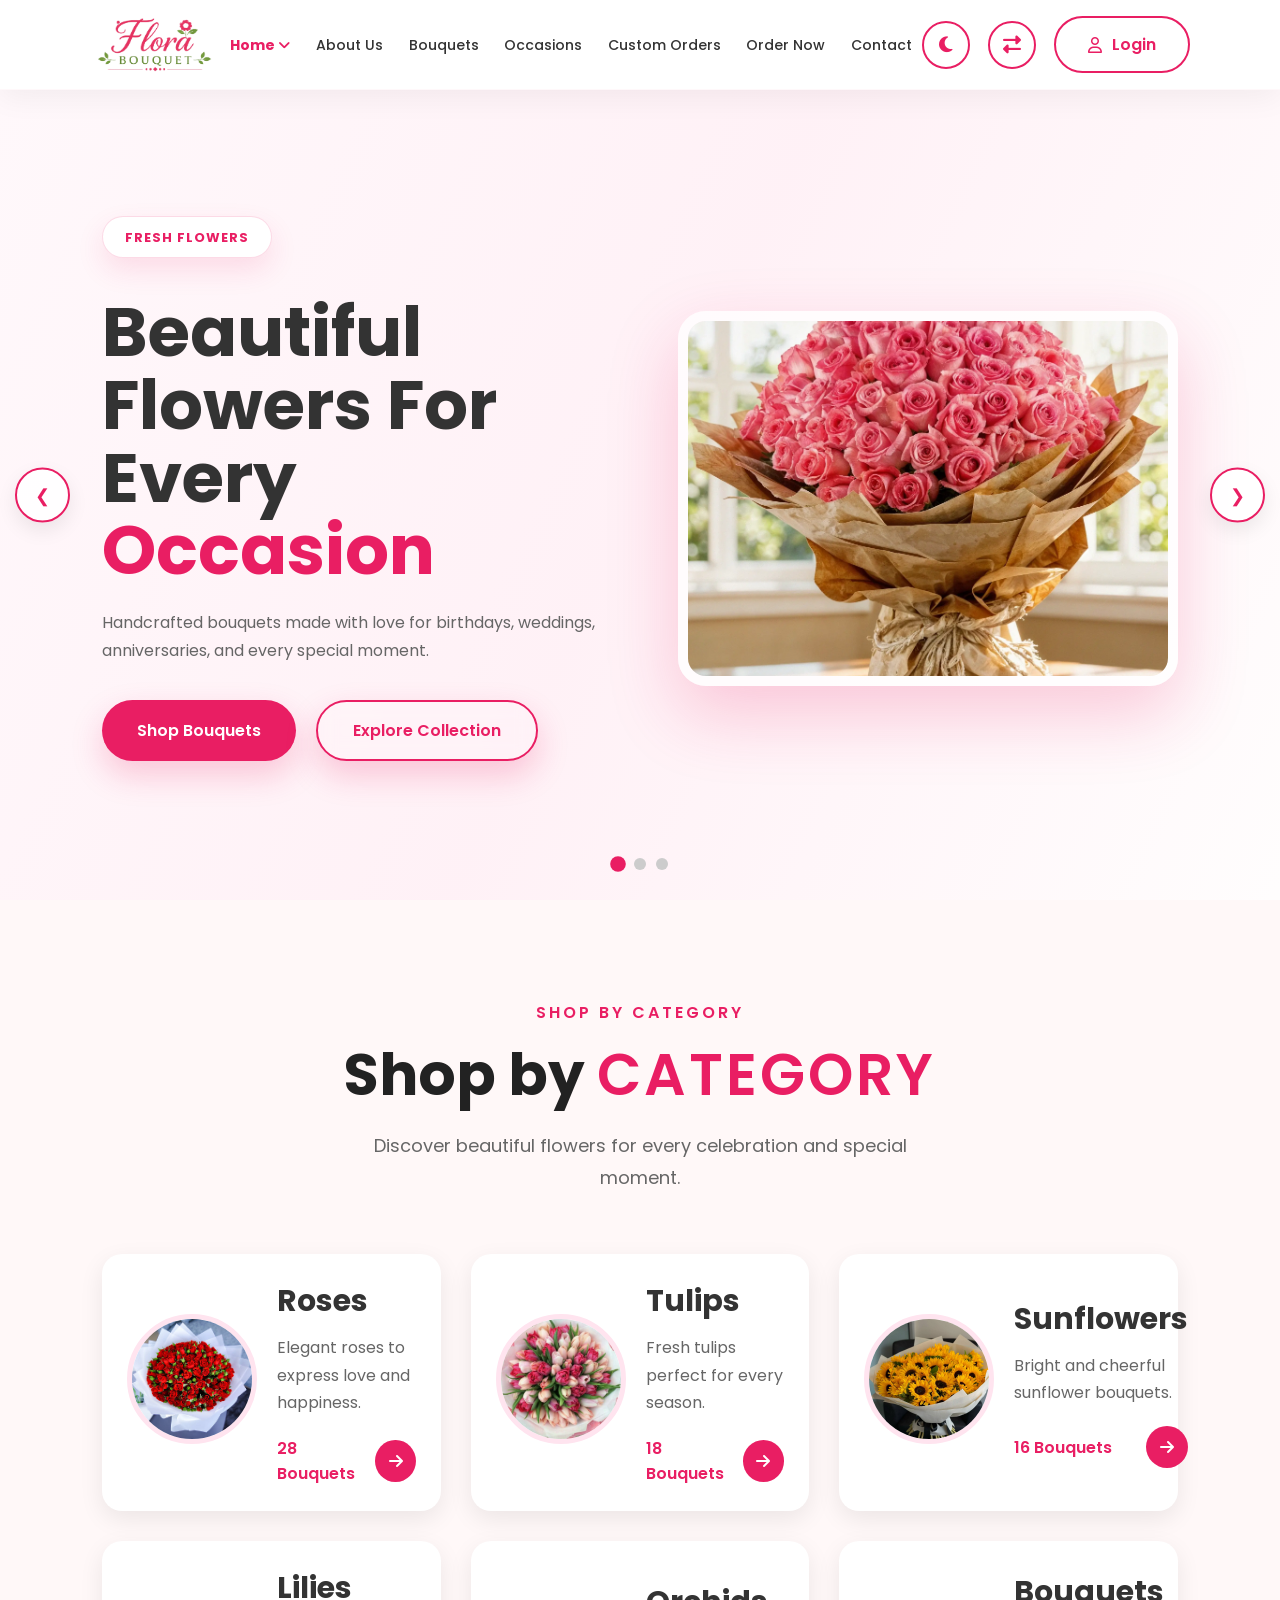
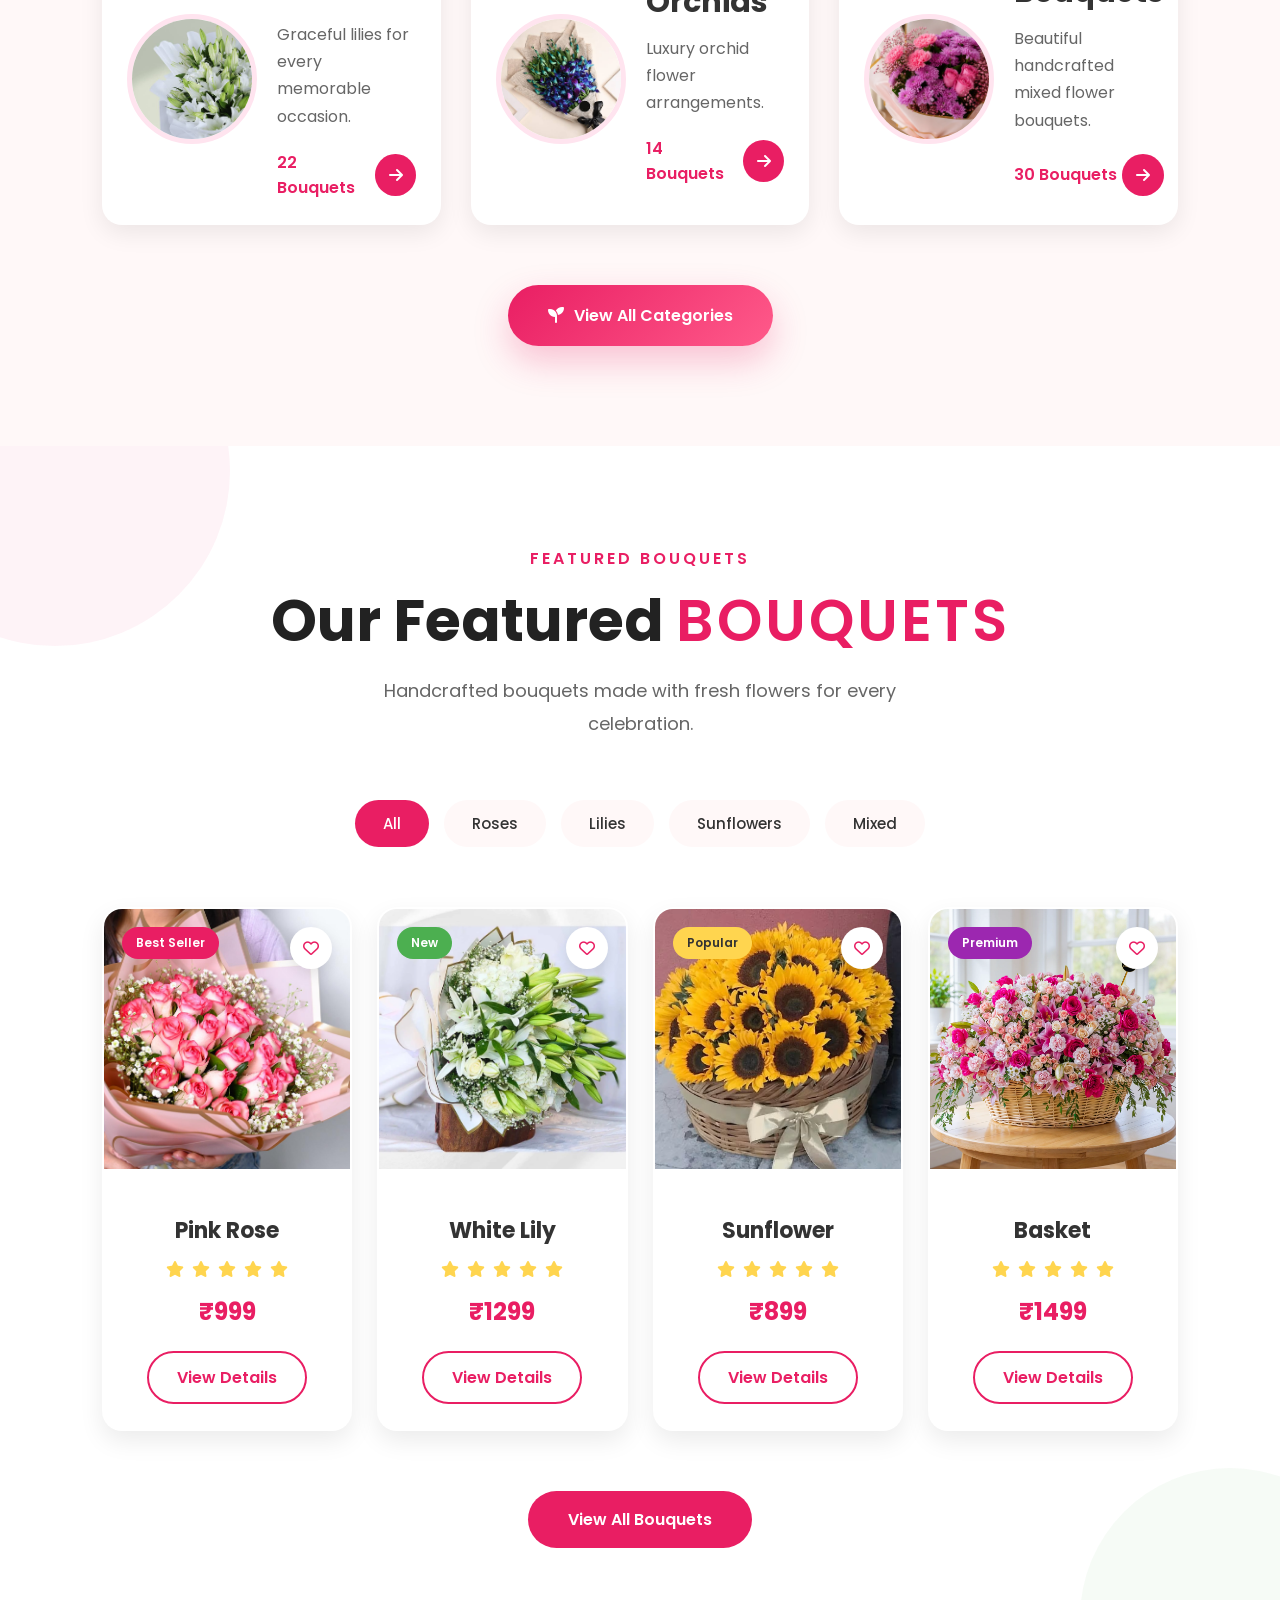
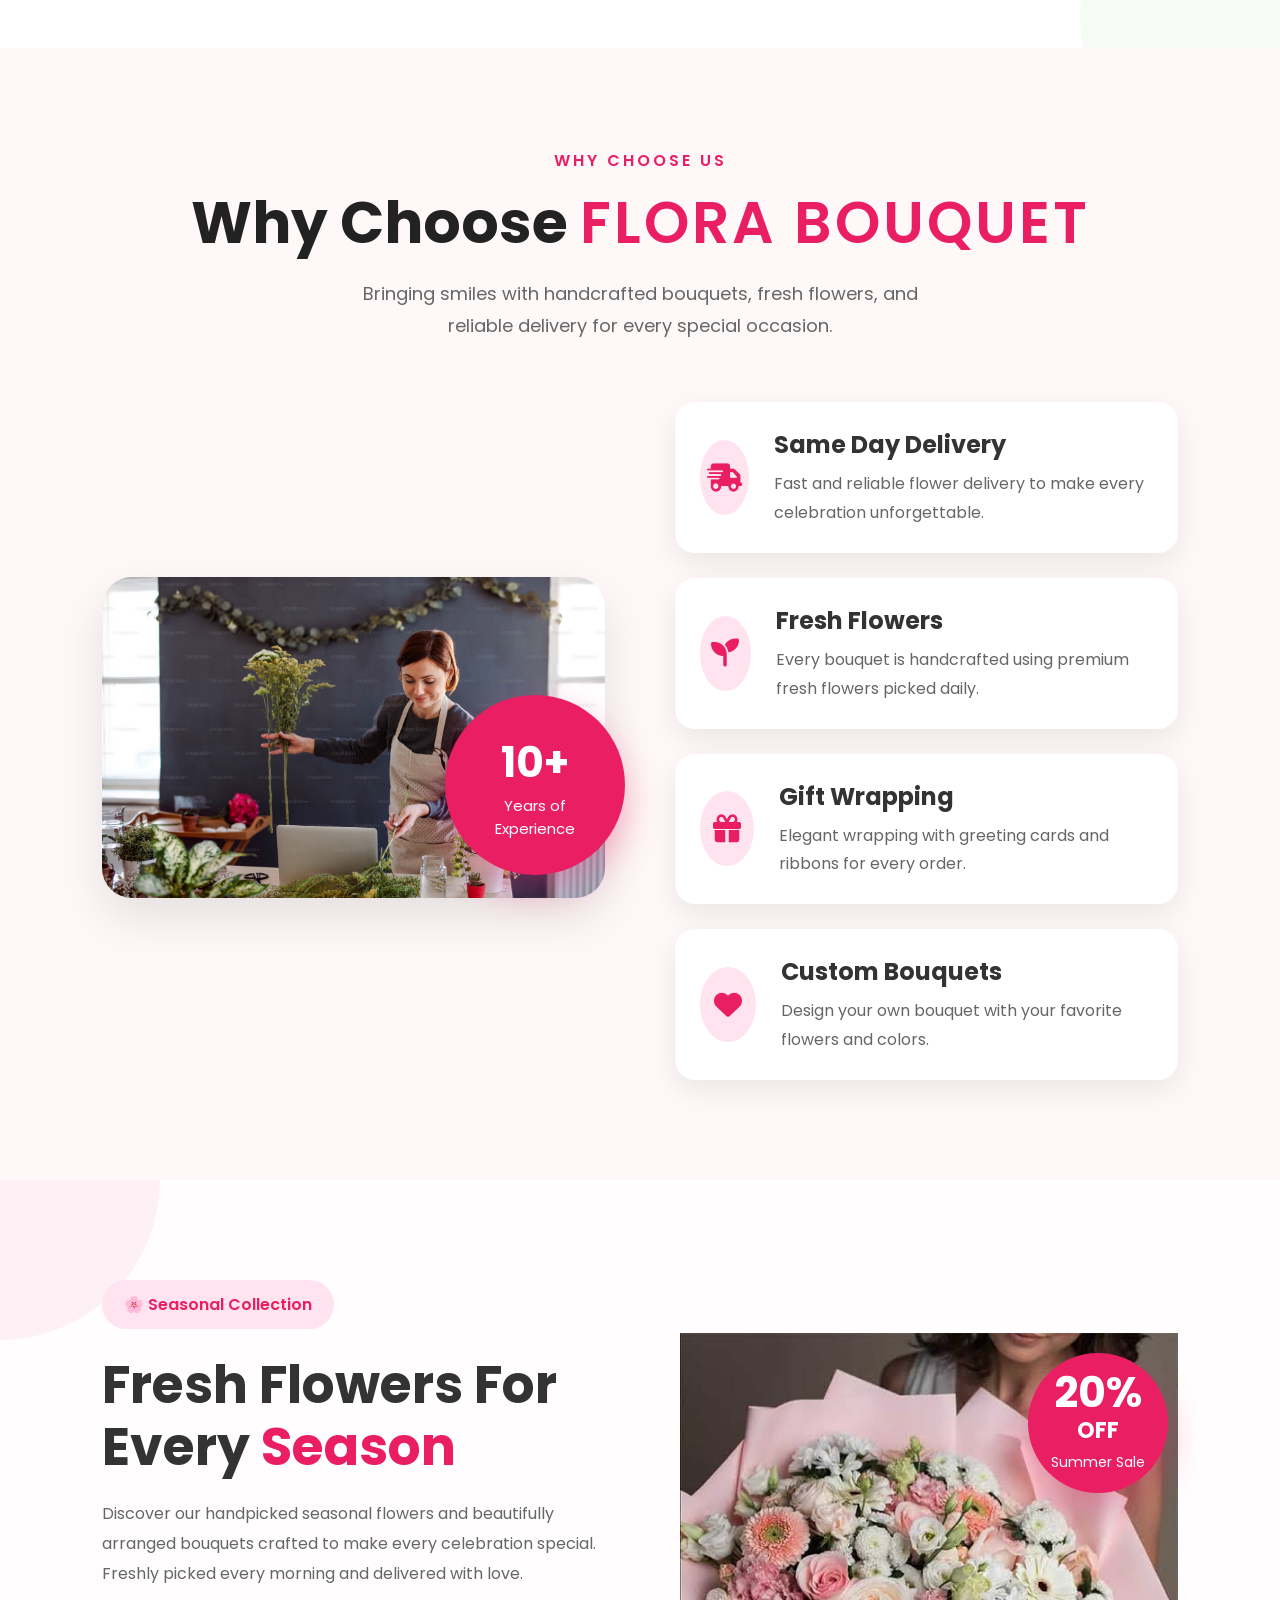
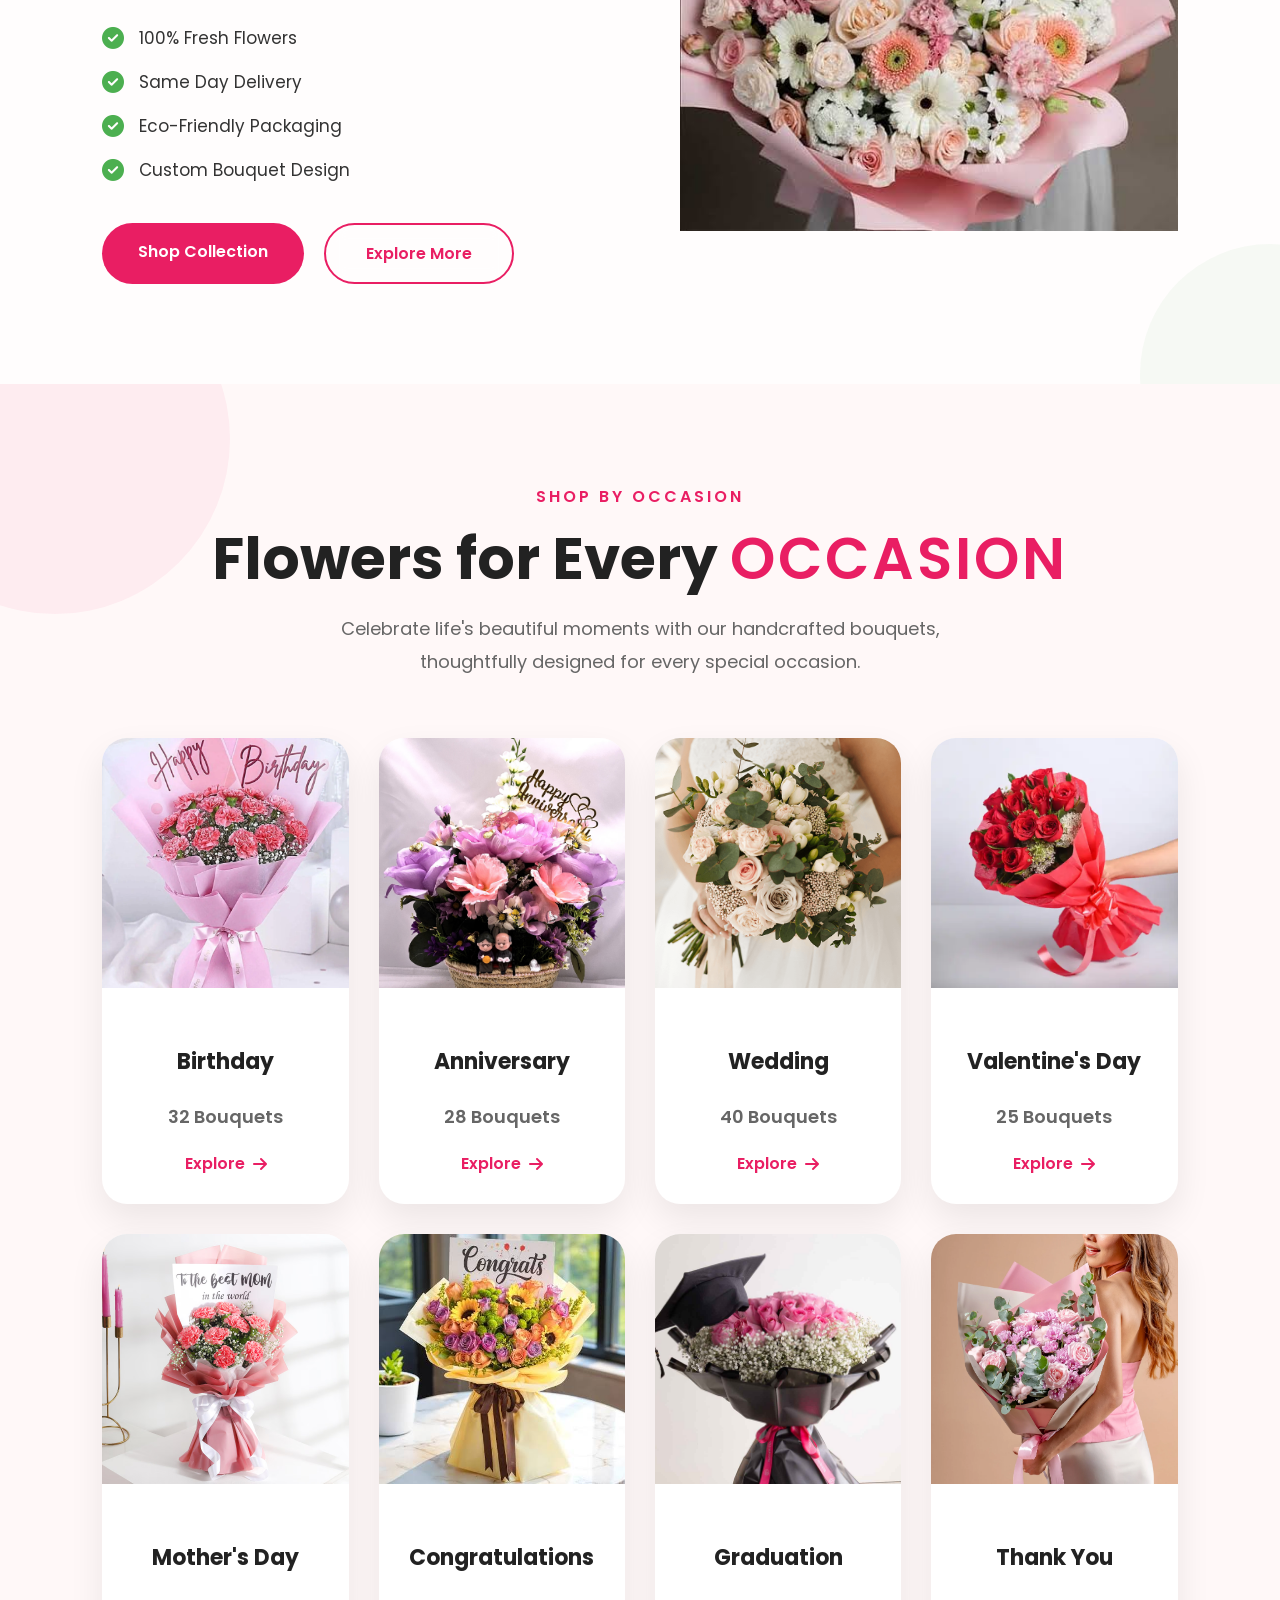
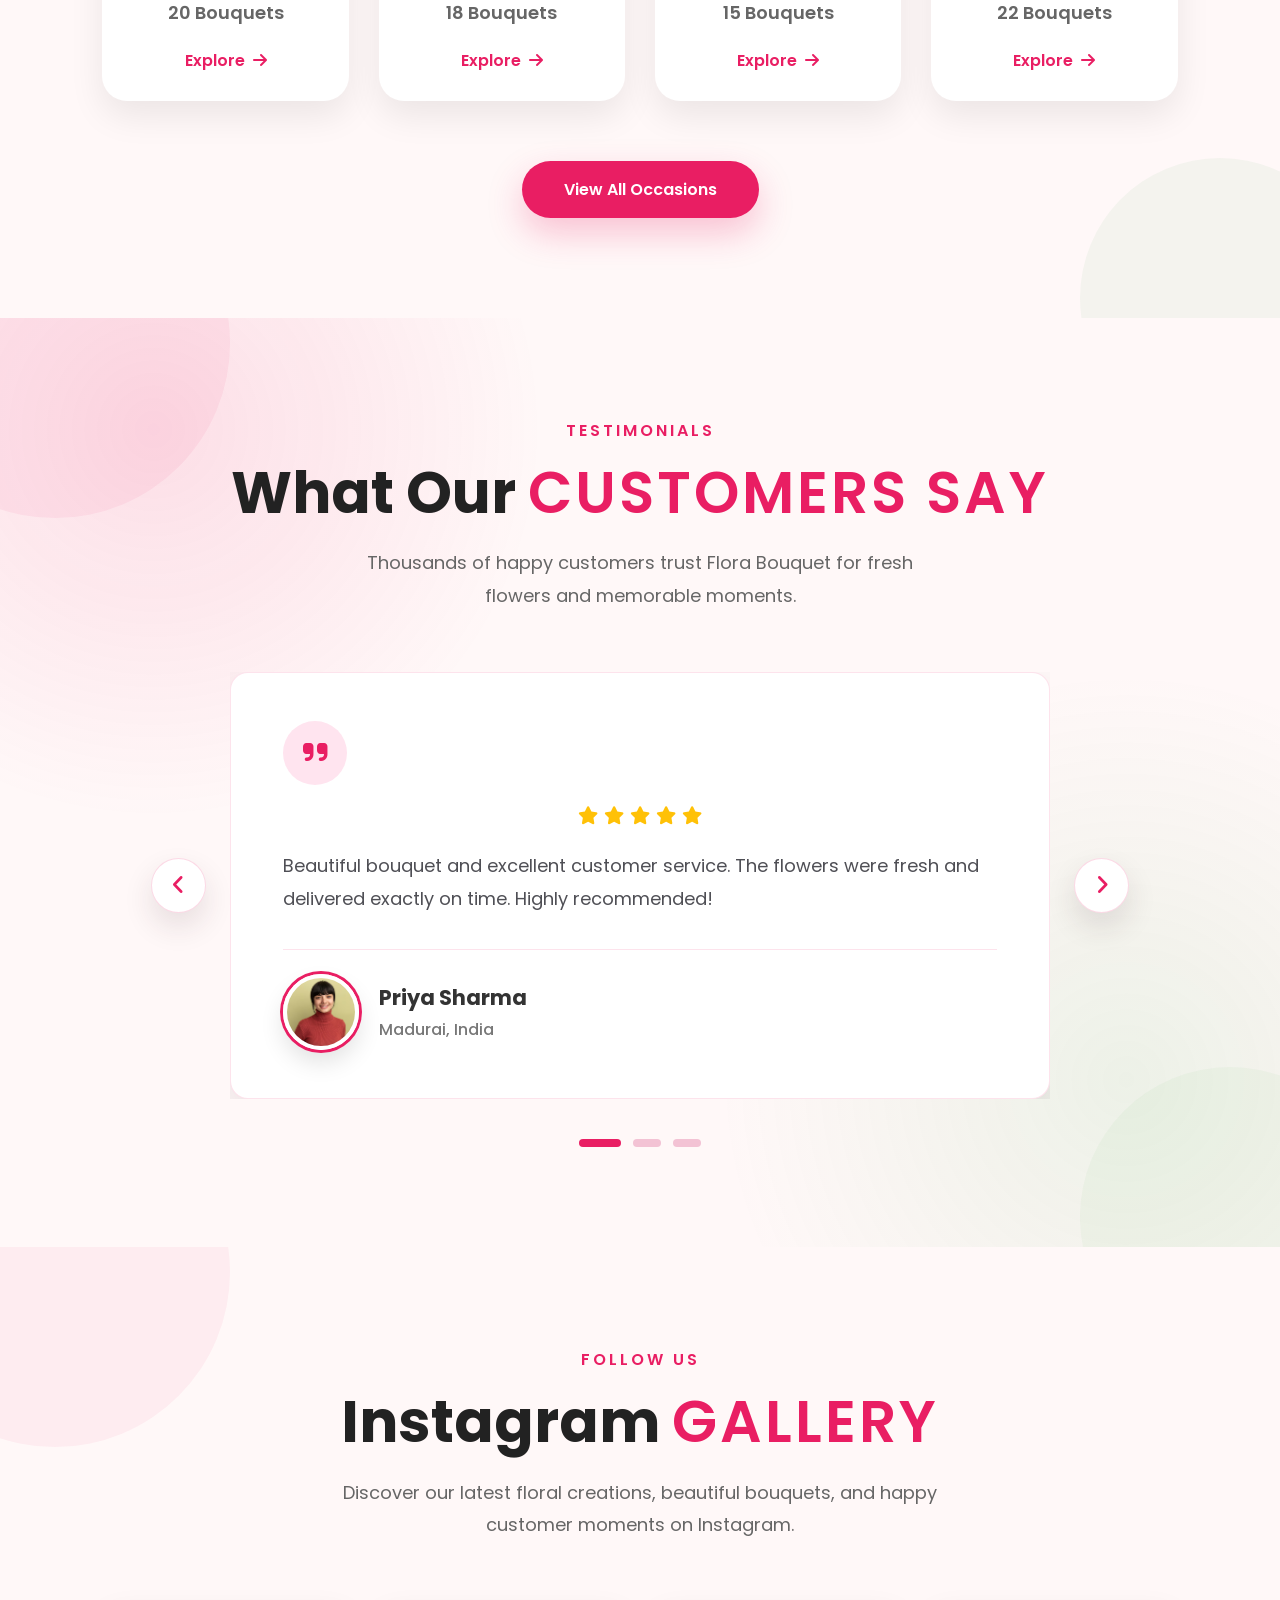
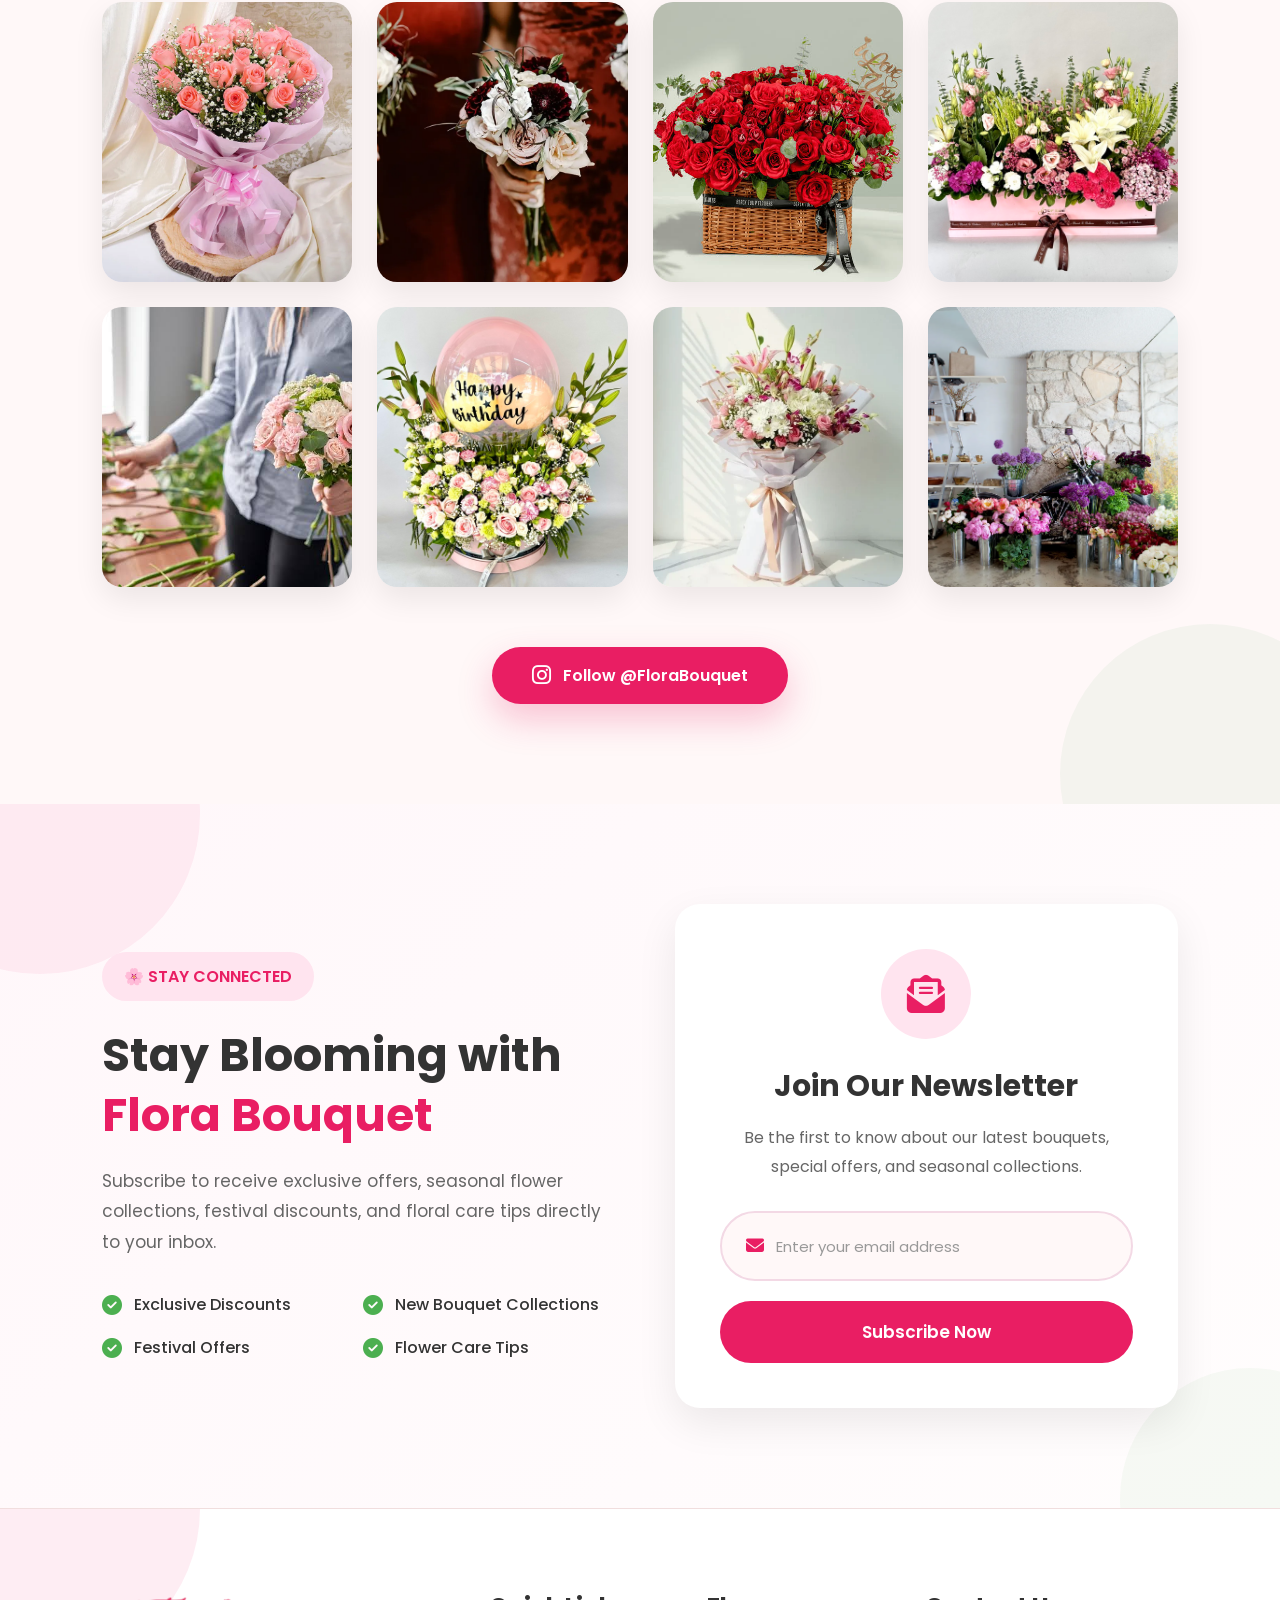
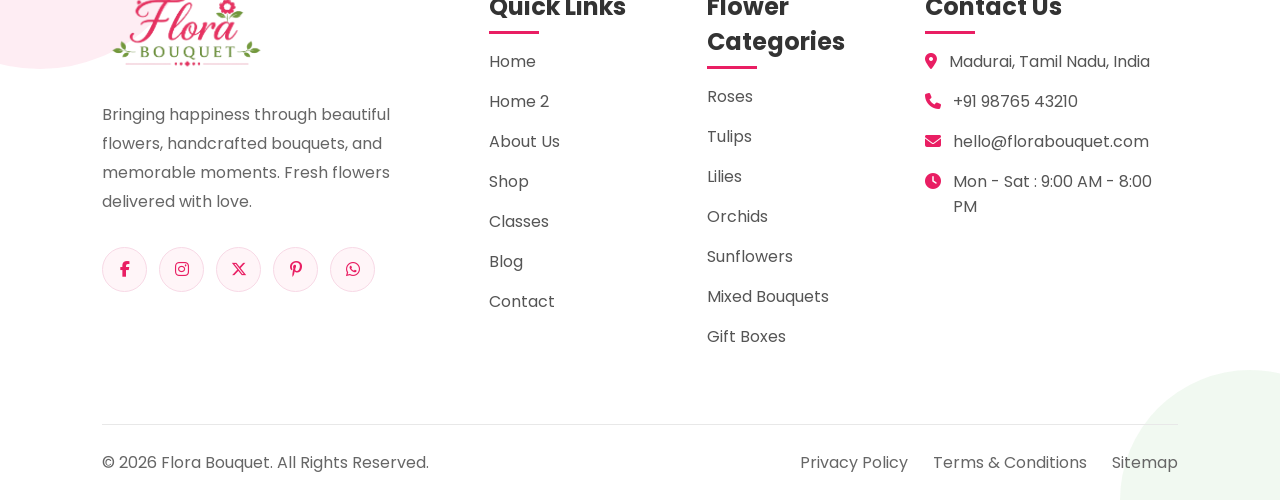
<file: index.html>
<!DOCTYPE html>
<html lang="en">
<head>

<meta charset="UTF-8">
<meta name="viewport" content="width=device-width, initial-scale=1.0">

<title>Flora Bouquet</title>

<link rel="icon" type="image/png" href="images/logo.png">

<link rel="stylesheet" href="css/style.css">

<link rel="preconnect" href="https://fonts.googleapis.com">
<link rel="preconnect" href="https://fonts.gstatic.com" crossorigin>

<link href="https://fonts.googleapis.com/css2?family=Poppins:wght@300;400;500;600;700&display=swap" rel="stylesheet">

<link rel="stylesheet"
href="https://cdnjs.cloudflare.com/ajax/libs/font-awesome/6.7.2/css/all.min.css"/>

</head>

<body>

<header>

<div class="logo">

<img src="images/logo.png" alt="Logo">

</div>


<nav>

<ul>

<li class="dropdown">

<a href="#">Home <i class="fa-solid fa-angle-down"></i></a>

<ul class="dropdown-menu">

<li><a href="index.html">Home 1</a></li>

<li><a href="home2.html">Home 2</a></li>

</ul>

</li>

<li><a href="about.html">About Us</a></li>

<li><a href="bouquets.html">Bouquets</a></li>

<li><a href="occasions.html">Occasions</a></li>

<li><a href="custom-orders.html">Custom Orders</a></li>

<li><a href="order.html">Order Now</a></li>

<li><a href="contact.html">Contact</a></li>

</ul>

</nav>


<div class="header-right">

<button id="theme-btn">

<i class="fa-solid fa-moon"></i>

</button>

<button id="rtl-btn">

<i class="fa-solid fa-right-left"></i>

</button>

<a href="login.html" class="login-btn">

<i class="fa-regular fa-user"></i>

Login

</a>

</div>

</header>

<section class="hero">

    <div class="slides">

        <!-- Slide 1 -->
        <div class="slide active">

            <div class="hero-content">
                <span class="sub-title">Fresh Flowers</span>

                <h1>Beautiful Flowers For Every <span>Occasion</span></h1>

                <p>
                    Handcrafted bouquets made with love for birthdays,
                    weddings, anniversaries, and every special moment.
                </p>

                <div class="hero-btn">
                    <a href="#" class="btn-primary">Shop Bouquets</a>
                    <a href="#" class="btn-outline">Explore Collection</a>
                </div>
            </div>

            <div class="hero-image">
                <img src="images/hero-1.jpg" alt="">
            </div>

        </div>

        <!-- Slide 2 -->
        <div class="slide">

            <div class="hero-content">
                <span class="sub-title">Seasonal Collection</span>

                <h1>Fresh Blooms Delivered <span>Daily</span></h1>

                <p>
                    Discover premium bouquets crafted with fresh seasonal flowers.
                </p>

                <div class="hero-btn">
                    <a href="#" class="btn-primary">Shop Now</a>
                    <a href="#" class="btn-outline">View Collection</a>
                </div>
            </div>

            <div class="hero-image">
                <img src="images/hero-2.jpg" alt="">
            </div>

        </div>

        <!-- Slide 3 -->
        <div class="slide">

            <div class="hero-content">
                <span class="sub-title">Gift Happiness</span>

                <h1>Flowers That Speak <span>Love</span></h1>

                <p>
                    Surprise your loved ones with beautiful handcrafted bouquets.
                </p>

                <div class="hero-btn">
                    <a href="#" class="btn-primary">Order Today</a>
                    <a href="#" class="btn-outline">Explore</a>
                </div>
            </div>

            <div class="hero-image">
                <img src="images/hero-3.jpg" alt="">
            </div>

        </div>

    </div>

    <button class="slider-btn prev">&#10094;</button>
    <button class="slider-btn next">&#10095;</button>

    <div class="dots">
        <span class="dot active"></span>
        <span class="dot"></span>
        <span class="dot"></span>
    </div>

</section>
<!-- ===========================
      SHOP BY CATEGORY
=========================== -->

<section class="category">


    <div class="section-title">

        <span>SHOP BY CATEGORY</span>

        <h2>Shop by <span>Category</span></h2>

        <p>
            Discover beautiful flowers for every celebration and special moment.
        </p>

    </div>

    <div class="category-grid">

        <!-- Card 1 -->

        <div class="category-card">

            <div class="category-image">
                <img src="images/rose.jpg" alt="">
            </div>

            <div class="category-content">

                <h3>Roses</h3>

                <p>Elegant roses to express love and happiness.</p>

                <div class="category-bottom">

                    <span>28 Bouquets</span>

                    <a href="#">
                        <i class="fa-solid fa-arrow-right"></i>
                    </a>

                </div>

            </div>

        </div>

        <!-- Card 2 -->

        <div class="category-card">

            <div class="category-image">
                <img src="images/tulips.jpg" alt="">
            </div>

            <div class="category-content">

                <h3>Tulips</h3>

                <p>Fresh tulips perfect for every season.</p>

                <div class="category-bottom">

                    <span>18 Bouquets</span>

                    <a href="#">
                        <i class="fa-solid fa-arrow-right"></i>
                    </a>

                </div>

            </div>

        </div>

        <!-- Card 3 -->

        <div class="category-card">

            <div class="category-image">
                <img src="images/sunflower.jpg" alt="">
            </div>

            <div class="category-content">

                <h3>Sunflowers</h3>

                <p>Bright and cheerful sunflower bouquets.</p>

                <div class="category-bottom">

                    <span>16 Bouquets</span>

                    <a href="#">
                        <i class="fa-solid fa-arrow-right"></i>
                    </a>

                </div>

            </div>

        </div>

        <!-- Card 4 -->

        <div class="category-card">

            <div class="category-image">
                <img src="images/lily.jpg" alt="">
            </div>

            <div class="category-content">

                <h3>Lilies</h3>

                <p>Graceful lilies for every memorable occasion.</p>

                <div class="category-bottom">

                    <span>22 Bouquets</span>

                    <a href="#">
                        <i class="fa-solid fa-arrow-right"></i>
                    </a>

                </div>

            </div>

        </div>

        <!-- Card 5 -->

        <div class="category-card">

            <div class="category-image">
                <img src="images/orchid.jpg" alt="">
            </div>

            <div class="category-content">

                <h3>Orchids</h3>

                <p>Luxury orchid flower arrangements.</p>

                <div class="category-bottom">

                    <span>14 Bouquets</span>

                    <a href="#">
                        <i class="fa-solid fa-arrow-right"></i>
                    </a>

                </div>

            </div>

        </div>

        <!-- Card 6 -->

        <div class="category-card">

            <div class="category-image">
                <img src="images/mixed.jpg" alt="">
            </div>

            <div class="category-content">

                <h3>Bouquets</h3>

                <p>Beautiful handcrafted mixed flower bouquets.</p>

                <div class="category-bottom">

                    <span>30 Bouquets</span>

                    <a href="#">
                        <i class="fa-solid fa-arrow-right"></i>
                    </a>

                </div>

            </div>

        </div>

    </div>
    <div class="category-btn">
        <a href="#" class="view-btn">
            <i class="fa-solid fa-seedling"></i>
            View All Categories
        </a>
    </div>

</section>
<!-- ==========================================
            FEATURED BOUQUETS
=========================================== -->

<section class="featured">

    <div class="section-title">

        <span>FEATURED BOUQUETS</span>

        <h2>Our Featured <span>Bouquets</span></h2>

        <p>
            Handcrafted bouquets made with fresh flowers for every celebration.
        </p>

    </div>

    <!-- Filter Buttons -->

    <div class="filter-buttons">

        <button class="active" data-filter="all">All</button>

        <button data-filter="roses">Roses</button>

        <button data-filter="lilies">Lilies</button>

        <button data-filter="sunflowers">Sunflowers</button>

        <button data-filter="mixed">Mixed</button>

    </div>

    <div class="product-grid">

        <!-- Product 1 -->

        <div class="product-card" data-category="roses">

            <span class="badge">Best Seller</span>

            <div class="wishlist">
                <i class="fa-regular fa-heart"></i>
            </div>

            <img src="images/product1.jpg" alt="">

            <div class="product-info">

                <h3>Pink Rose</h3>

                <div class="rating">

                    <i class="fa-solid fa-star"></i>
                    <i class="fa-solid fa-star"></i>
                    <i class="fa-solid fa-star"></i>
                    <i class="fa-solid fa-star"></i>
                    <i class="fa-solid fa-star"></i>

                </div>

                <h4>₹999</h4>

                <a href="#">View Details</a>

            </div>

        </div>

        <!-- Product 2 -->

        <div class="product-card" data-category="lilies">

            <span class="badge new">New</span>

            <div class="wishlist">
                <i class="fa-regular fa-heart"></i>
            </div>

            <img src="images/product2.jpg" alt="">

            <div class="product-info">

                <h3>White Lily</h3>

                <div class="rating">

                    <i class="fa-solid fa-star"></i>
                    <i class="fa-solid fa-star"></i>
                    <i class="fa-solid fa-star"></i>
                    <i class="fa-solid fa-star"></i>
                    <i class="fa-solid fa-star"></i>

                </div>

                <h4>₹1299</h4>

                <a href="#">View Details</a>

            </div>

        </div>

        <!-- Product 3 -->

        <div class="product-card" data-category="sunflowers">

            <span class="badge popular">Popular</span>

            <div class="wishlist">
                <i class="fa-regular fa-heart"></i>
            </div>

            <img src="images/product3.jpg" alt="">

            <div class="product-info">

                <h3>Sunflower</h3>

                <div class="rating">

                    <i class="fa-solid fa-star"></i>
                    <i class="fa-solid fa-star"></i>
                    <i class="fa-solid fa-star"></i>
                    <i class="fa-solid fa-star"></i>
                    <i class="fa-solid fa-star"></i>

                </div>

                <h4>₹899</h4>

                <a href="#">View Details</a>

            </div>

        </div>

        <!-- Product 4 -->

        <div class="product-card" data-category="mixed">

            <span class="badge premium">Premium</span>

            <div class="wishlist">
                <i class="fa-regular fa-heart"></i>
            </div>

            <img src="images/product4.jpg" alt="">

            <div class="product-info">

                <h3>Basket</h3>

                <div class="rating">

                    <i class="fa-solid fa-star"></i>
                    <i class="fa-solid fa-star"></i>
                    <i class="fa-solid fa-star"></i>
                    <i class="fa-solid fa-star"></i>
                    <i class="fa-solid fa-star"></i>

                </div>

                <h4>₹1499</h4>

                <a href="#">View Details</a>

            </div>

        </div>

    </div>

    <div class="featured-btn">

        <a href="#">View All Bouquets</a>

    </div>

</section>
<!--==========================
      WHY CHOOSE US
===========================-->

<section class="why-us">

    <div class="section-title">

        <span>WHY CHOOSE US</span>

        <h2>Why Choose <span>Flora Bouquet</span></h2>

        <p>
            Bringing smiles with handcrafted bouquets, fresh flowers,
            and reliable delivery for every special occasion.
        </p>

    </div>

    <div class="why-container">

        <!-- Left Side -->

        <div class="why-image">

            <img src="images/why.png" alt="Flower Bouquet">

            <div class="experience">

                <h2>10+</h2>

                <p>Years of Experience</p>

            </div>

        </div>


        <!-- Right Side -->

        <div class="why-content">

            <div class="why-box">

                <div class="icon">
                    <i class="fa-solid fa-truck-fast"></i>
                </div>

                <div class="text">

                    <h3>Same Day Delivery</h3>

                    <p>
                        Fast and reliable flower delivery to make every
                        celebration unforgettable.
                    </p>

                </div>

            </div>


            <div class="why-box">

                <div class="icon">
                    <i class="fa-solid fa-seedling"></i>
                </div>

                <div class="text">

                    <h3>Fresh Flowers</h3>

                    <p>
                        Every bouquet is handcrafted using premium fresh flowers
                        picked daily.
                    </p>

                </div>

            </div>


            <div class="why-box">

                <div class="icon">
                    <i class="fa-solid fa-gift"></i>
                </div>

                <div class="text">

                    <h3>Gift Wrapping</h3>

                    <p>
                        Elegant wrapping with greeting cards and ribbons for
                        every order.
                    </p>

                </div>

            </div>


            <div class="why-box">

                <div class="icon">
                    <i class="fa-solid fa-heart"></i>
                </div>

                <div class="text">

                    <h3>Custom Bouquets</h3>

                    <p>
                        Design your own bouquet with your favorite flowers and
                        colors.
                    </p>

                </div>

            </div>

        </div>

    </div>

</section>
<!--=========================================
          SEASONAL COLLECTION
==========================================-->

<section class="seasonal">

    <div class="seasonal-container">

        <!-- Left Content -->

        <div class="seasonal-content">

            <span class="season-tag">
                🌸 Seasonal Collection
            </span>

            <h2>
                Fresh Flowers For Every <span>Season</span>
            </h2>

            <p>
                Discover our handpicked seasonal flowers and beautifully
                arranged bouquets crafted to make every celebration special.
                Freshly picked every morning and delivered with love.
            </p>

            <div class="season-list">

                <div class="list-item">

                    <i class="fa-solid fa-circle-check"></i>

                    <span>100% Fresh Flowers</span>

                </div>

                <div class="list-item">

                    <i class="fa-solid fa-circle-check"></i>

                    <span>Same Day Delivery</span>

                </div>

                <div class="list-item">

                    <i class="fa-solid fa-circle-check"></i>

                    <span>Eco-Friendly Packaging</span>

                </div>

                <div class="list-item">

                    <i class="fa-solid fa-circle-check"></i>

                    <span>Custom Bouquet Design</span>

                </div>

            </div>

            <div class="season-buttons">

                <a href="#" class="shop-btn">
                    Shop Collection
                </a>

                <a href="#" class="explore-btn">
                    Explore More
                </a>

            </div>

        </div>



        <!-- Right Image -->

        <div class="seasonal-image">

            <img src="images/seasonal.png" alt="Seasonal Flowers">

            <!-- Discount Badge -->

            <div class="discount">

                <h3>20%</h3>

                <span>OFF</span>

                <p>Summer Sale</p>

            </div>

        </div>

    </div>

</section>
<!--=========================================
            SHOP BY OCCASION
==========================================-->

<section class="occasion">

    <div class="section-title">

        <span>SHOP BY OCCASION</span>

        <h2>Flowers for Every <span>Occasion</span></h2>

        <p>
            Celebrate life's beautiful moments with our handcrafted bouquets,
            thoughtfully designed for every special occasion.
        </p>

    </div>

    <div class="occasion-grid">

        <!-- Birthday -->

        <div class="occasion-card">

            <img src="images/birthday.jpg" alt="Birthday">

            <div class="occasion-content">

                <h3>Birthday</h3>

                <p>32 Bouquets</p>

                <a href="#">
                    Explore
                    <i class="fa-solid fa-arrow-right"></i>
                </a>

            </div>

        </div>

        <!-- Anniversary -->

        <div class="occasion-card">

            <img src="images/anniversary.jpg" alt="Anniversary">

            <div class="occasion-content">

                <h3>Anniversary</h3>

                <p>28 Bouquets</p>

                <a href="#">
                    Explore
                    <i class="fa-solid fa-arrow-right"></i>
                </a>

            </div>

        </div>

        <!-- Wedding -->

        <div class="occasion-card">

            <img src="images/wedding.jpg" alt="Wedding">

            <div class="occasion-content">

                <h3>Wedding</h3>

                <p>40 Bouquets</p>

                <a href="#">
                    Explore
                    <i class="fa-solid fa-arrow-right"></i>
                </a>

            </div>

        </div>

        <!-- Valentine's -->

        <div class="occasion-card">

            <img src="images/valentine.jpg" alt="Valentine">

            <div class="occasion-content">

                <h3>Valentine's Day</h3>

                <p>25 Bouquets</p>

                <a href="#">
                    Explore
                    <i class="fa-solid fa-arrow-right"></i>
                </a>

            </div>

        </div>

        <!-- Mother's Day -->

        <div class="occasion-card">

            <img src="images/mother.jpg" alt="Mother's Day">

            <div class="occasion-content">

                <h3>Mother's Day</h3>

                <p>20 Bouquets</p>

                <a href="#">
                    Explore
                    <i class="fa-solid fa-arrow-right"></i>
                </a>

            </div>

        </div>

        <!-- Congratulations -->

        <div class="occasion-card">

            <img src="images/congrats.jpg" alt="Congratulations">

            <div class="occasion-content">

                <h3>Congratulations</h3>

                <p>18 Bouquets</p>

                <a href="#">
                    Explore
                    <i class="fa-solid fa-arrow-right"></i>
                </a>

            </div>

        </div>

        <!-- Graduation -->

        <div class="occasion-card">

            <img src="images/graduation.jpg" alt="Graduation">

            <div class="occasion-content">

                <h3>Graduation</h3>

                <p>15 Bouquets</p>

                <a href="#">
                    Explore
                    <i class="fa-solid fa-arrow-right"></i>
                </a>

            </div>

        </div>

        <!-- Thank You -->

        <div class="occasion-card">

            <img src="images/thankyou.jpg" alt="Thank You">

            <div class="occasion-content">

                <h3>Thank You</h3>

                <p>22 Bouquets</p>

                <a href="#">
                    Explore
                    <i class="fa-solid fa-arrow-right"></i>
                </a>

            </div>

        </div>

    </div>

    <div class="occasion-btn">

        <a href="#">View All Occasions</a>

    </div>

</section>
<!--=========================================
        CUSTOMER TESTIMONIALS
==========================================-->

<section class="testimonial">

    <div class="section-title">

        <span>TESTIMONIALS</span>

        <h2>What Our <span>Customers Say</span></h2>

        <p>
            Thousands of happy customers trust Flora Bouquet for
            fresh flowers and memorable moments.
        </p>

    </div>

    <div class="testimonial-container">

        <!-- Previous -->

        <button class="testimonial-btn prev-test">
            <i class="fa-solid fa-angle-left"></i>
        </button>

        <!-- Slider -->

        <div class="testimonial-slider">

            <!-- Testimonial 1 -->

            <div class="testimonial-card active">

                <div class="quote">

                    <i class="fa-solid fa-quote-right"></i>

                </div>

                <div class="stars">

                    <i class="fa-solid fa-star"></i>
                    <i class="fa-solid fa-star"></i>
                    <i class="fa-solid fa-star"></i>
                    <i class="fa-solid fa-star"></i>
                    <i class="fa-solid fa-star"></i>

                </div>

                <p class="review">

                    Beautiful bouquet and excellent customer service.
                    The flowers were fresh and delivered exactly on time.
                    Highly recommended!

                </p>

                <div class="customer">

                    <img src="images/customer1.jpg" alt="Customer">

                    <div>

                        <h4>Priya Sharma</h4>

                        <span>Madurai, India</span>

                    </div>

                </div>

            </div>

            <!-- Testimonial 2 -->

            <div class="testimonial-card">

                <div class="quote">

                    <i class="fa-solid fa-quote-right"></i>

                </div>

                <div class="stars">

                    <i class="fa-solid fa-star"></i>
                    <i class="fa-solid fa-star"></i>
                    <i class="fa-solid fa-star"></i>
                    <i class="fa-solid fa-star"></i>
                    <i class="fa-solid fa-star"></i>

                </div>

                <p class="review">

                    Amazing flower arrangements with premium quality.
                    The gift wrapping was elegant and my family loved it.

                </p>

                <div class="customer">

                    <img src="images/customer2.jpg" alt="Customer">

                    <div>

                        <h4>Rahul Kumar</h4>

                        <span>Chennai, India</span>

                    </div>

                </div>

            </div>

            <!-- Testimonial 3 -->

            <div class="testimonial-card">

                <div class="quote">

                    <i class="fa-solid fa-quote-right"></i>

                </div>

                <div class="stars">

                    <i class="fa-solid fa-star"></i>
                    <i class="fa-solid fa-star"></i>
                    <i class="fa-solid fa-star"></i>
                    <i class="fa-solid fa-star"></i>
                    <i class="fa-solid fa-star"></i>

                </div>

                <p class="review">

                    I ordered flowers for my anniversary and they were
                    absolutely stunning. Fast delivery and beautiful bouquets.

                </p>

                <div class="customer">

                    <img src="images/customer3.jpg" alt="Customer">

                    <div>

                        <h4>Ananya Raj</h4>

                        <span>Coimbatore, India</span>

                    </div>

                </div>

            </div>

        </div>

        <!-- Next -->

        <button class="testimonial-btn next-test">

            <i class="fa-solid fa-angle-right"></i>

        </button>

    </div>

    <!-- Dots -->

    <div class="testimonial-dots">

        <span class="dot active"></span>

        <span class="dot"></span>

        <span class="dot"></span>

    </div>

</section>
<!--=========================================
            INSTAGRAM GALLERY
==========================================-->

<section class="instagram">

    <div class="section-title">

        <span>FOLLOW US</span>

        <h2>Instagram <span>Gallery</span></h2>

        <p>
            Discover our latest floral creations, beautiful bouquets,
            and happy customer moments on Instagram.
        </p>

    </div>

    <div class="instagram-grid">

        <!-- Image 1 -->

        <div class="insta-item">

            <img src="images/insta1.jpg" alt="">

            <div class="overlay">

                <i class="fa-brands fa-instagram"></i>

                <h4>@FloraBouquet</h4>

                <span>View Post</span>

            </div>

        </div>

        <!-- Image 2 -->

        <div class="insta-item">

            <img src="images/insta2.jpg" alt="">

            <div class="overlay">

                <i class="fa-brands fa-instagram"></i>

                <h4>@FloraBouquet</h4>

                <span>View Post</span>

            </div>

        </div>

        <!-- Image 3 -->

        <div class="insta-item">

            <img src="images/insta3.jpg" alt="">

            <div class="overlay">

                <i class="fa-brands fa-instagram"></i>

                <h4>@FloraBouquet</h4>

                <span>View Post</span>

            </div>

        </div>

        <!-- Image 4 -->

        <div class="insta-item">

            <img src="images/insta4.jpg" alt="">

            <div class="overlay">

                <i class="fa-brands fa-instagram"></i>

                <h4>@FloraBouquet</h4>

                <span>View Post</span>

            </div>

        </div>

        <!-- Image 5 -->

        <div class="insta-item">

            <img src="images/insta5.jpg" alt="">

            <div class="overlay">

                <i class="fa-brands fa-instagram"></i>

                <h4>@FloraBouquet</h4>

                <span>View Post</span>

            </div>

        </div>

        <!-- Image 6 -->

        <div class="insta-item">

            <img src="images/insta6.jpg" alt="">

            <div class="overlay">

                <i class="fa-brands fa-instagram"></i>

                <h4>@FloraBouquet</h4>

                <span>View Post</span>

            </div>

        </div>

        <!-- Image 7 -->

        <div class="insta-item">

            <img src="images/insta7.jpg" alt="">

            <div class="overlay">

                <i class="fa-brands fa-instagram"></i>

                <h4>@FloraBouquet</h4>

                <span>View Post</span>

            </div>

        </div>

        <!-- Image 8 -->

        <div class="insta-item">

            <img src="images/insta8.jpg" alt="">

            <div class="overlay">

                <i class="fa-brands fa-instagram"></i>

                <h4>@FloraBouquet</h4>

                <span>View Post</span>

            </div>

        </div>

    </div>

    <div class="instagram-btn">

        <a href="#">
            <i class="fa-brands fa-instagram"></i>
            Follow @FloraBouquet
        </a>

    </div>

</section>
<!--=========================================
            NEWSLETTER
==========================================-->

<section class="newsletter">

    <div class="newsletter-container">

        <!-- Left Content -->

        <div class="newsletter-content">

            <span class="newsletter-tag">
                🌸 STAY CONNECTED
            </span>

            <h2>
                Stay Blooming with
                <span>Flora Bouquet</span>
            </h2>

            <p>
                Subscribe to receive exclusive offers, seasonal flower
                collections, festival discounts, and floral care tips
                directly to your inbox.
            </p>

            <div class="newsletter-features">

                <div class="feature">
                    <i class="fa-solid fa-circle-check"></i>
                    <span>Exclusive Discounts</span>
                </div>

                <div class="feature">
                    <i class="fa-solid fa-circle-check"></i>
                    <span>New Bouquet Collections</span>
                </div>

                <div class="feature">
                    <i class="fa-solid fa-circle-check"></i>
                    <span>Festival Offers</span>
                </div>

                <div class="feature">
                    <i class="fa-solid fa-circle-check"></i>
                    <span>Flower Care Tips</span>
                </div>

            </div>

        </div>

        <!-- Right Side -->

        <div class="newsletter-box">

            <div class="newsletter-icon">

                <i class="fa-solid fa-envelope-open-text"></i>

            </div>

            <h3>Join Our Newsletter</h3>

            <p>
                Be the first to know about our latest bouquets,
                special offers, and seasonal collections.
            </p>

            <form>

                <div class="input-box">

                    <i class="fa-solid fa-envelope"></i>

                    <input
                        type="email"
                        placeholder="Enter your email address"
                        required>

                </div>

                <button type="submit">

                    Subscribe Now

                </button>

            </form>

        </div>

    </div>

</section>

<!--=========================================
                FOOTER
==========================================-->

<footer class="footer">

    <div class="footer-container">

        <!-- Column 1 -->

        <div class="footer-col">

            <div class="footer-logo">

                <img src="images/logo.png" alt="Flora Bouquet">

            </div>

            <p>
                Bringing happiness through beautiful flowers,
                handcrafted bouquets, and memorable moments.
                Fresh flowers delivered with love.
            </p>

            <div class="social-links">

                <a href="#"><i class="fa-brands fa-facebook-f"></i></a>

                <a href="#"><i class="fa-brands fa-instagram"></i></a>

                <a href="#"><i class="fa-brands fa-x-twitter"></i></a>

                <a href="#"><i class="fa-brands fa-pinterest-p"></i></a>

                <a href="#"><i class="fa-brands fa-whatsapp"></i></a>

            </div>

        </div>

        <!-- Column 2 -->

        <div class="footer-col">

            <h3>Quick Links</h3>

            <ul>

                <li><a href="#">Home</a></li>

                <li><a href="#">Home 2</a></li>

                <li><a href="#">About Us</a></li>

                <li><a href="#">Shop</a></li>

                <li><a href="#">Classes</a></li>

                <li><a href="#">Blog</a></li>

                <li><a href="#">Contact</a></li>

            </ul>

        </div>

        <!-- Column 3 -->

        <div class="footer-col">

            <h3>Flower Categories</h3>

            <ul>

                <li><a href="#">Roses</a></li>

                <li><a href="#">Tulips</a></li>

                <li><a href="#">Lilies</a></li>

                <li><a href="#">Orchids</a></li>

                <li><a href="#">Sunflowers</a></li>

                <li><a href="#">Mixed Bouquets</a></li>

                <li><a href="#">Gift Boxes</a></li>

            </ul>

        </div>

        <!-- Column 4 -->

        <div class="footer-col">

            <h3>Contact Us</h3>

            <ul class="contact-info">

                <li>

                    <i class="fa-solid fa-location-dot"></i>

                    Madurai, Tamil Nadu, India

                </li>

                <li>

                    <i class="fa-solid fa-phone"></i>

                    +91 98765 43210

                </li>

                <li>

                    <i class="fa-solid fa-envelope"></i>

                    hello@florabouquet.com

                </li>

                <li>

                    <i class="fa-solid fa-clock"></i>

                    Mon - Sat : 9:00 AM - 8:00 PM

                </li>

            </ul>

        </div>

    </div>

    <!-- Footer Bottom -->

    <div class="footer-bottom">

        <p>

            © 2026 Flora Bouquet. All Rights Reserved.

        </p>

        <div class="footer-links">

            <a href="#">Privacy Policy</a>

            <a href="#">Terms & Conditions</a>

            <a href="#">Sitemap</a>

        </div>

    </div>

</footer>

<script src="jss/script.js"></script>

</body>

</html>
</file>
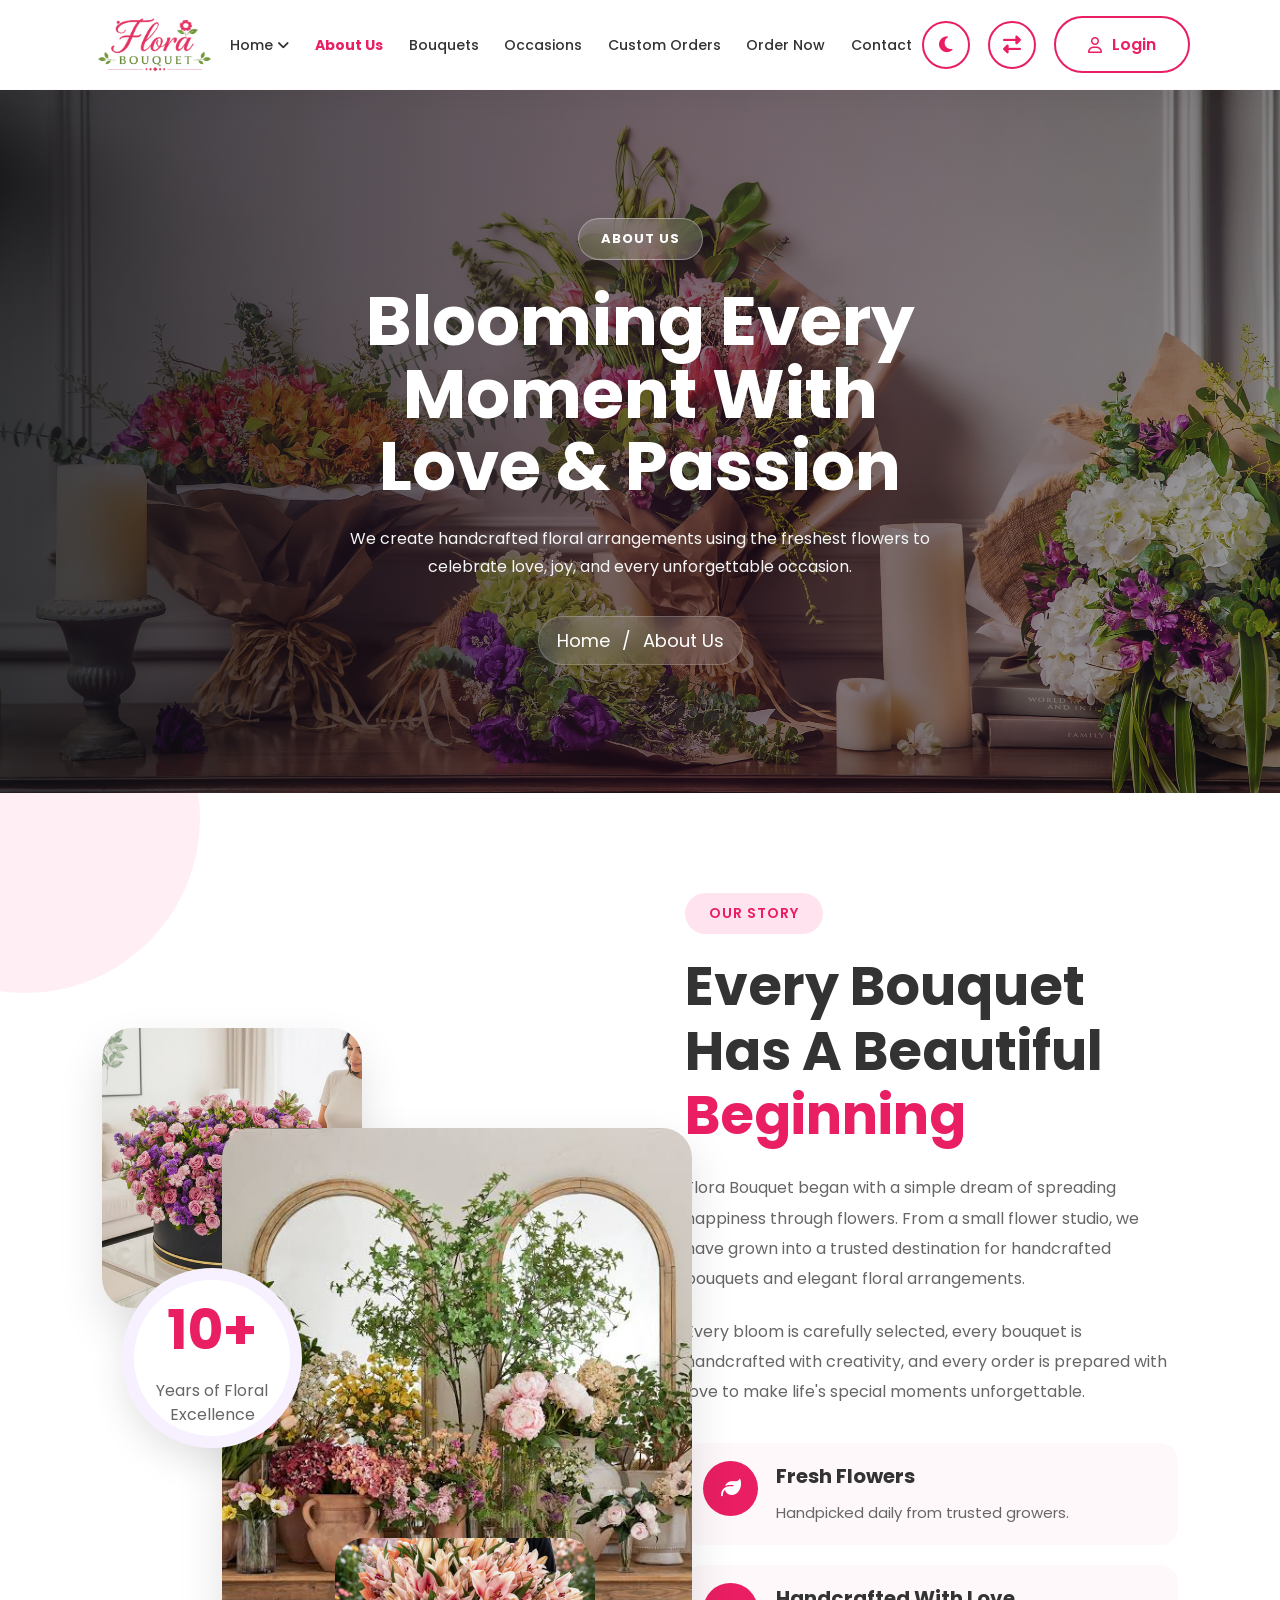
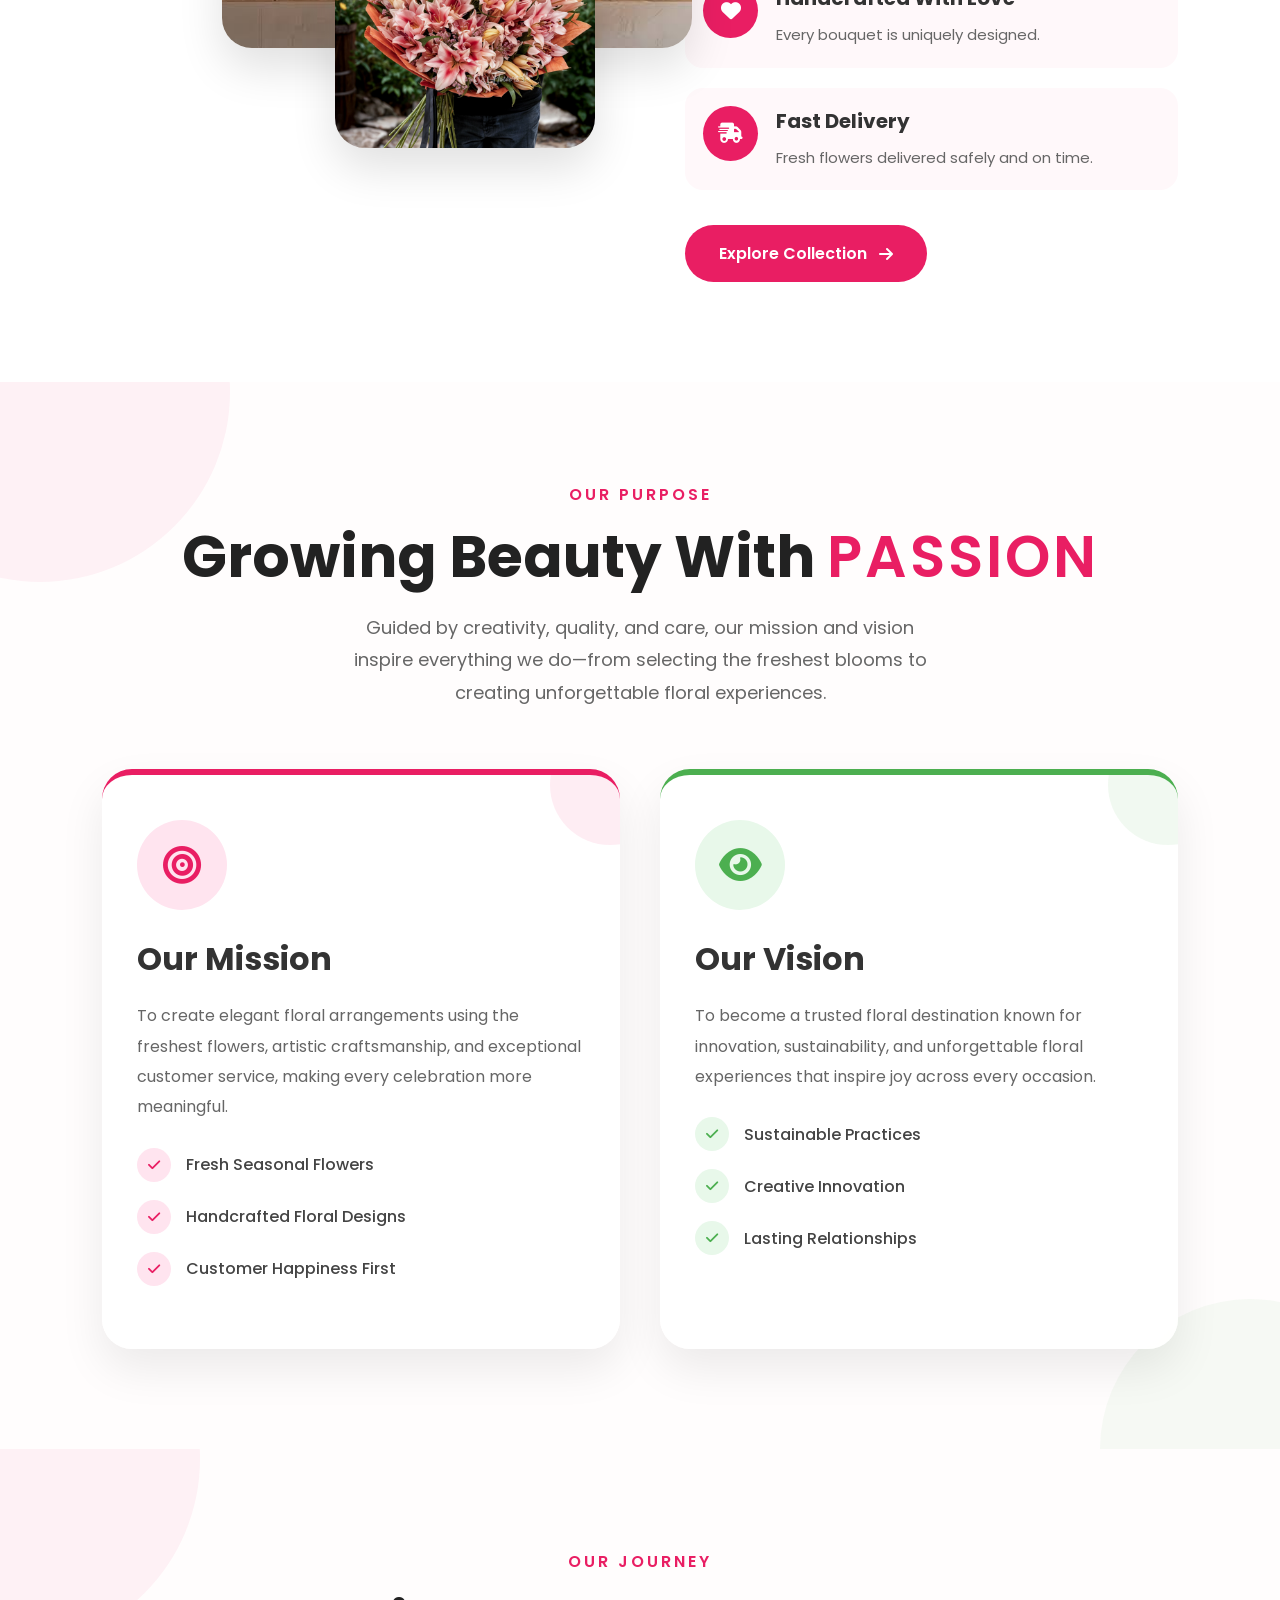
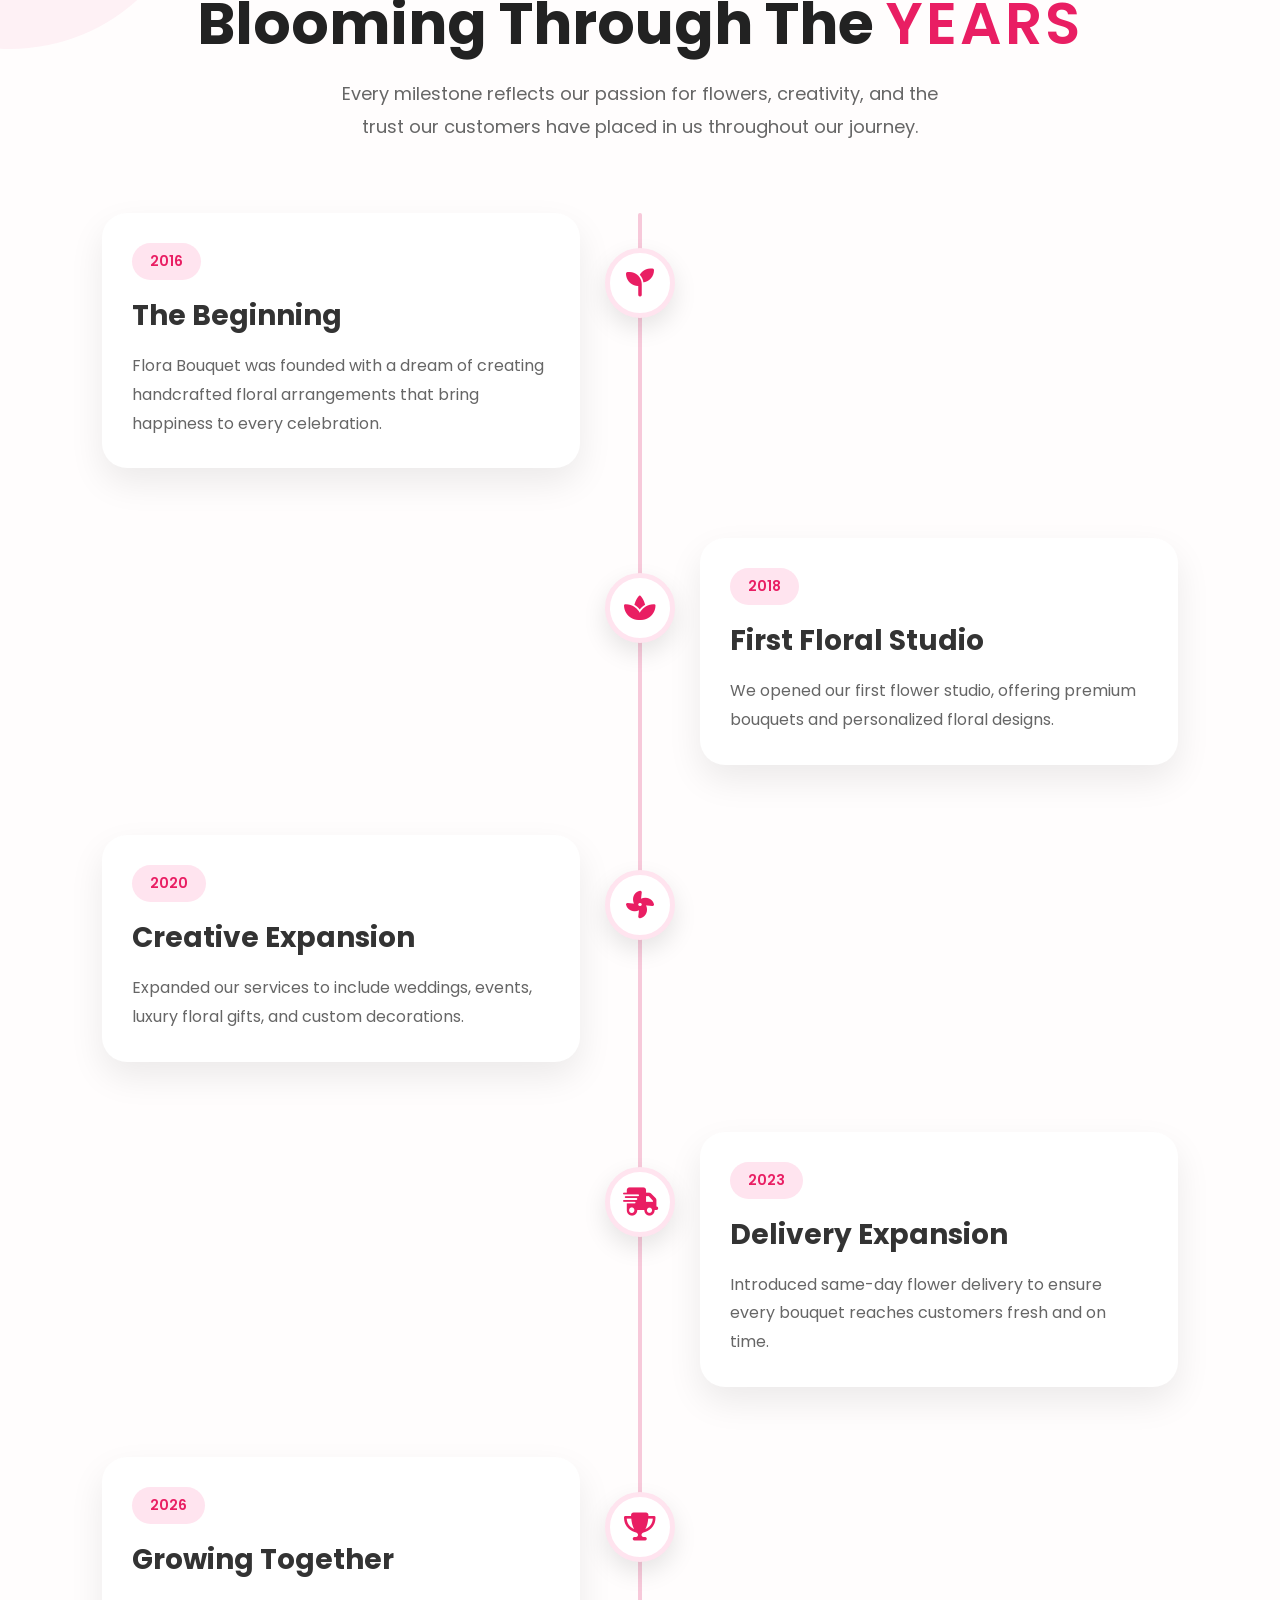
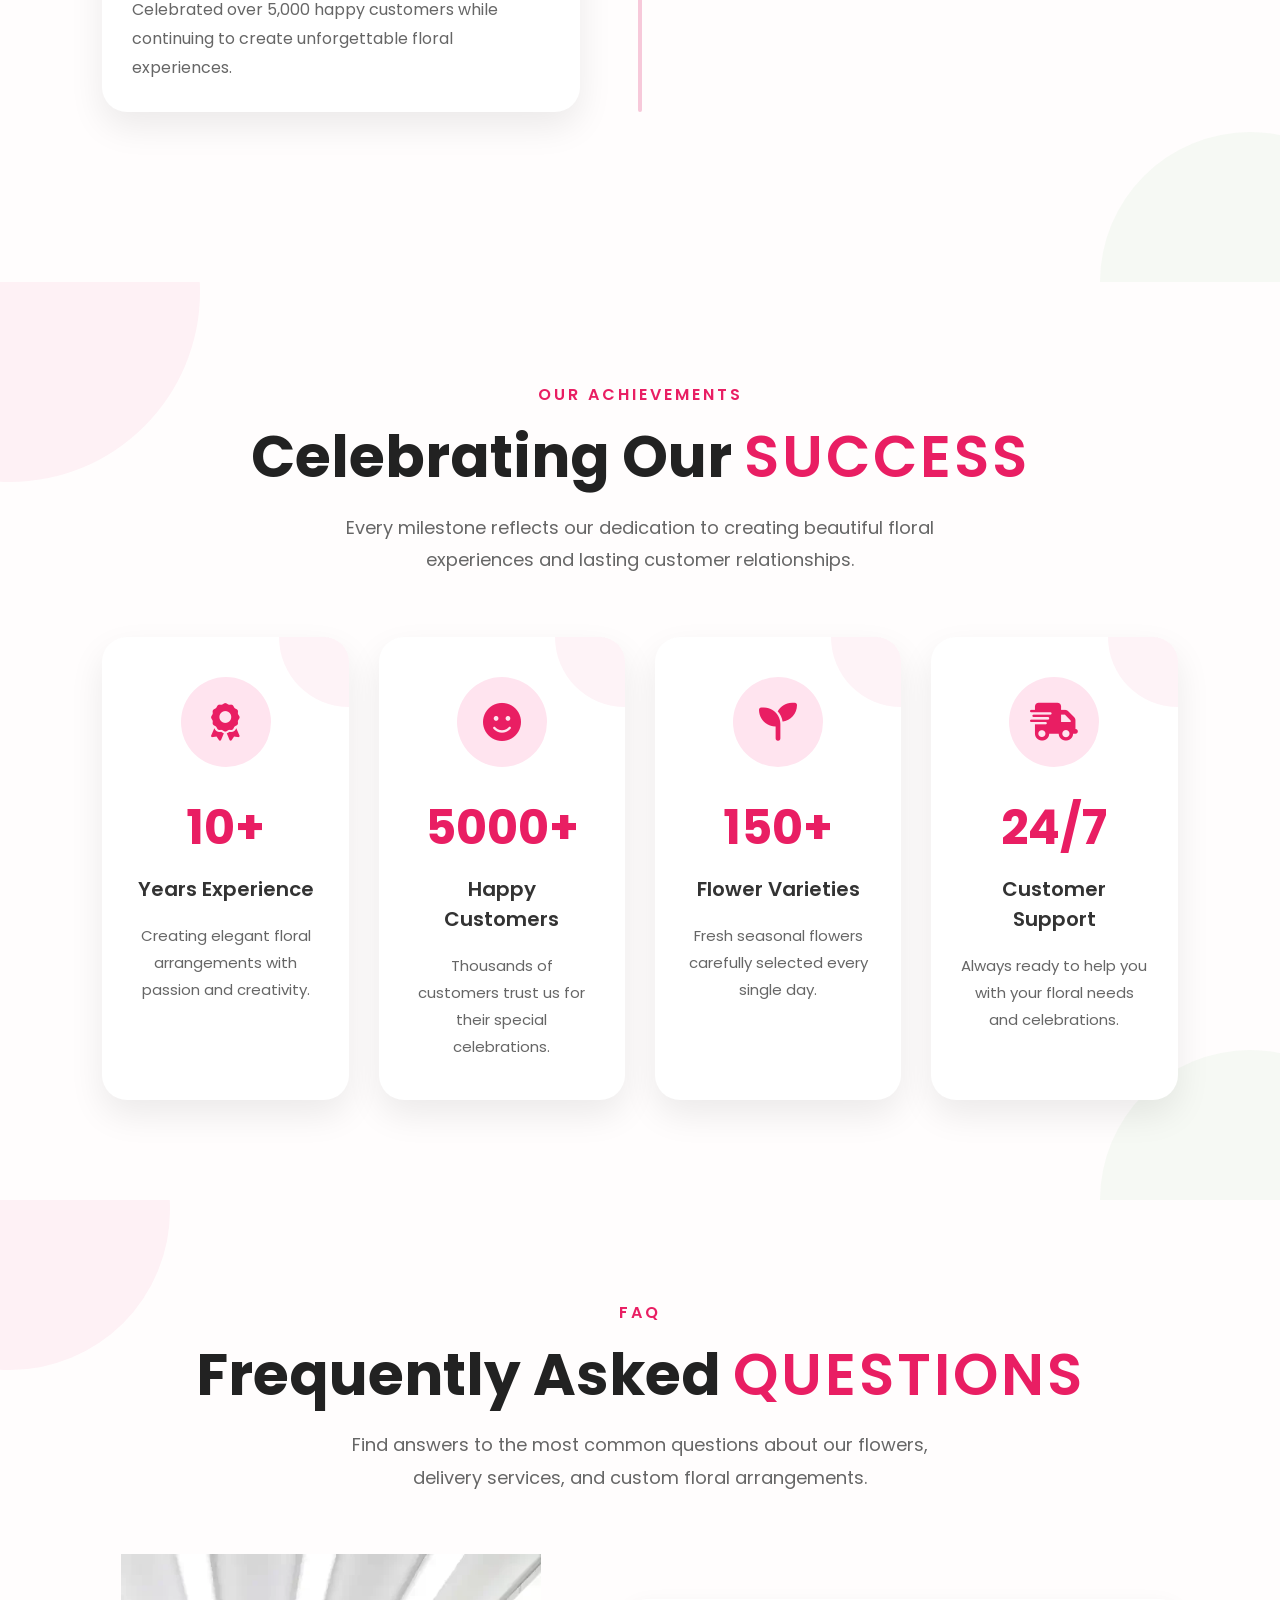
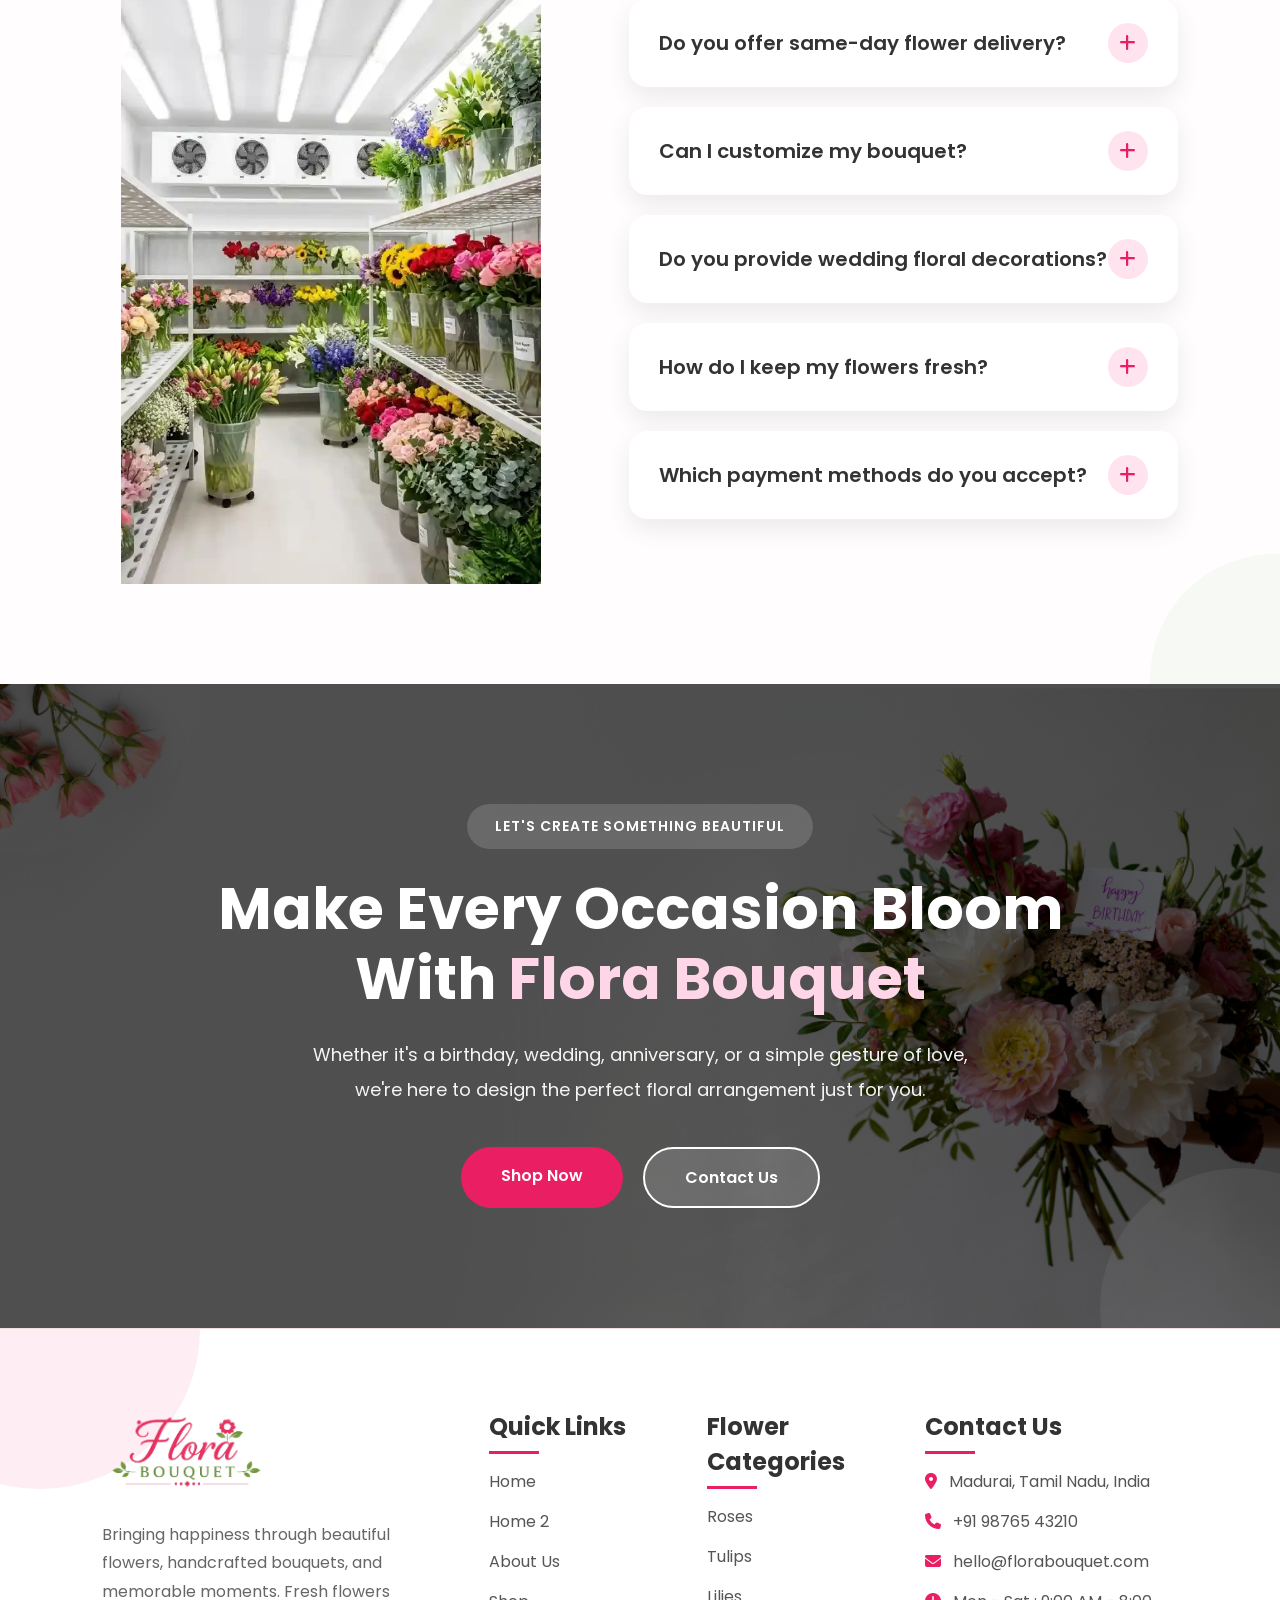
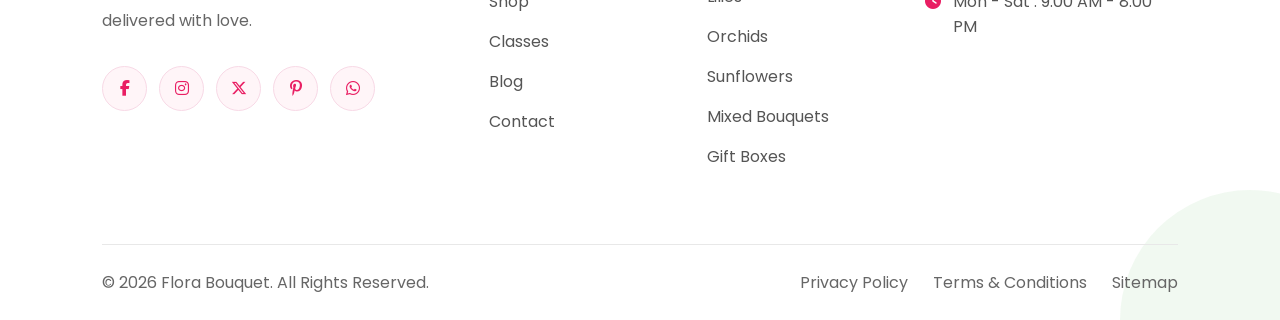
<file: about.html>
<!DOCTYPE html>
<html lang="en">
<head>

<meta charset="UTF-8">
<meta name="viewport" content="width=device-width, initial-scale=1.0">

<title>Flora Bouquet</title>

<link rel="icon" type="image/png" href="images/logo.png">

<link rel="stylesheet" href="css/style.css">

<link rel="preconnect" href="https://fonts.googleapis.com">
<link rel="preconnect" href="https://fonts.gstatic.com" crossorigin>

<link href="https://fonts.googleapis.com/css2?family=Poppins:wght@300;400;500;600;700&display=swap" rel="stylesheet">

<link rel="stylesheet"
href="https://cdnjs.cloudflare.com/ajax/libs/font-awesome/6.7.2/css/all.min.css"/>

</head>

<body>

<header>

<div class="logo">

<img src="images/logo.png" alt="Logo">

</div>


<nav>

<ul>

<li class="dropdown">

<a href="#">Home <i class="fa-solid fa-angle-down"></i></a>

<ul class="dropdown-menu">

<li><a href="index.html">Home 1</a></li>

<li><a href="home2.html">Home 2</a></li>

</ul>

</li>

<li><a href="about.html">About Us</a></li>

<li><a href="bouquets.html">Bouquets</a></li>

<li><a href="occasions.html">Occasions</a></li>

<li><a href="custom-orders.html">Custom Orders</a></li>

<li><a href="order.html">Order Now</a></li>

<li><a href="contact.html">Contact</a></li>

</ul>

</nav>


<div class="header-right">

<button id="theme-btn">

<i class="fa-solid fa-moon"></i>

</button>

<button id="rtl-btn">

<i class="fa-solid fa-right-left"></i>

</button>

<a href="login.html" class="login-btn">

<i class="fa-regular fa-user"></i>

Login

</a>

</div>

</header>
<!--=========================================
        ABOUT PAGE BANNER
==========================================-->

<section class="about-banner">

    <div class="banner-overlay"></div>

    <div class="banner-content">

        <span class="banner-tag">

            About Us

        </span>

        <h1>

            Blooming Every Moment  

            With Love & Passion

        </h1>

        <p>

            We create handcrafted floral arrangements using the
            freshest flowers to celebrate love, joy, and every
            unforgettable occasion.

        </p>

        <div class="breadcrumb">

            <a href="index.html">Home</a>

            <span>/</span>

            <span>About Us</span>

        </div>

    </div>

</section>
<!--=========================================
            OUR STORY
==========================================-->

<section class="our-story" id="our-story">

    <div class="story-container">

        <!--======================
            Image Collage
        =======================-->

        <div class="story-gallery">

            <!-- Top Image -->

            <div class="story-img story-img-1">

                <img src="images/story1.jpg" alt="Florist Arranging Flowers">

            </div>

            <!-- Main Image -->

            <div class="story-img story-img-2">

                <img src="images/story2.jpg" alt="Creating Bouquet">

            </div>

            <!-- Bottom Image -->

            <div class="story-img story-img-3">

                <img src="images/story3.jpg" alt="Flower Shop">

            </div>

            <!-- Experience Circle -->

            <div class="story-circle">

                <h2>10+</h2>

                <span>Years of Floral Excellence</span>

            </div>

        </div>

        <!--======================
            Content
        =======================-->

        <div class="story-content">

            <span class="section-subtitle">

                OUR STORY

            </span>

            <h2>

                Every Bouquet Has  

                A Beautiful <span>Beginning</span>

            </h2>

            <p>

                Flora Bouquet began with a simple dream of spreading
                happiness through flowers. From a small flower studio,
                we have grown into a trusted destination for handcrafted
                bouquets and elegant floral arrangements.

            </p>

            <p>

                Every bloom is carefully selected, every bouquet is
                handcrafted with creativity, and every order is prepared
                with love to make life's special moments unforgettable.

            </p>

            <!-- Features -->

            <div class="story-features">

                <div class="story-feature">

                    <i class="fa-solid fa-leaf"></i>

                    <div>

                        <h4>Fresh Flowers</h4>

                        <p>Handpicked daily from trusted growers.</p>

                    </div>

                </div>

                <div class="story-feature">

                    <i class="fa-solid fa-heart"></i>

                    <div>

                        <h4>Handcrafted With Love</h4>

                        <p>Every bouquet is uniquely designed.</p>

                    </div>

                </div>

                <div class="story-feature">

                    <i class="fa-solid fa-truck-fast"></i>

                    <div>

                        <h4>Fast Delivery</h4>

                        <p>Fresh flowers delivered safely and on time.</p>

                    </div>

                </div>

            </div>

            <!-- Button -->

            <a href="shop.html" class="story-btn">

                Explore Collection

                <i class="fa-solid fa-arrow-right"></i>

            </a>

        </div>

    </div>

</section>
<!--=========================================
        MISSION & VISION
==========================================-->

<section class="mission-vision">

    <div class="section-title">

        <span>OUR PURPOSE</span>

        <h2>Growing Beauty With <span>Passion</span></h2>

        <p>
            Guided by creativity, quality, and care, our mission and vision
            inspire everything we do—from selecting the freshest blooms to
            creating unforgettable floral experiences.
        </p>

    </div>

    <div class="mission-wrapper">

        <!--====================
            Mission Card
        =====================-->

        <div class="mission-card">

            <div class="mission-icon">

                <i class="fa-solid fa-bullseye"></i>

            </div>

            <h3>Our Mission</h3>

            <p>

                To create elegant floral arrangements using the freshest
                flowers, artistic craftsmanship, and exceptional customer
                service, making every celebration more meaningful.

            </p>

            <ul>

                <li>

                    <i class="fa-solid fa-check"></i>

                    Fresh Seasonal Flowers

                </li>

                <li>

                    <i class="fa-solid fa-check"></i>

                    Handcrafted Floral Designs

                </li>

                <li>

                    <i class="fa-solid fa-check"></i>

                    Customer Happiness First

                </li>

            </ul>

        </div>

        <!--====================
            Vision Card
        =====================-->

        <div class="vision-card">

            <div class="vision-icon">

                <i class="fa-solid fa-eye"></i>

            </div>

            <h3>Our Vision</h3>

            <p>

                To become a trusted floral destination known for innovation,
                sustainability, and unforgettable floral experiences that
                inspire joy across every occasion.

            </p>

            <ul>

                <li>

                    <i class="fa-solid fa-check"></i>

                    Sustainable Practices

                </li>

                <li>

                    <i class="fa-solid fa-check"></i>

                    Creative Innovation

                </li>

                <li>

                    <i class="fa-solid fa-check"></i>

                    Lasting Relationships

                </li>

            </ul>

        </div>

    </div>

</section>
<!--=========================================
            OUR JOURNEY
==========================================-->

<section class="journey">

    <div class="section-title">

        <span>OUR JOURNEY</span>

        <h2>Blooming Through The <span>Years</span></h2>

        <p>
            Every milestone reflects our passion for flowers, creativity,
            and the trust our customers have placed in us throughout
            our journey.
        </p>

    </div>

    <div class="journey-wrapper">

        <!-- Center Line -->

        <div class="timeline-line"></div>

        <!-- Item 1 -->

        <div class="journey-item left">

            <div class="journey-content">

                <span class="year">2016</span>

                <h3>The Beginning</h3>

                <p>
                    Flora Bouquet was founded with a dream of creating
                    handcrafted floral arrangements that bring happiness
                    to every celebration.
                </p>

            </div>

            <div class="journey-icon">

                <i class="fa-solid fa-seedling"></i>

            </div>

        </div>

        <!-- Item 2 -->

        <div class="journey-item right">

            <div class="journey-icon">

                <i class="fa-solid fa-spa"></i>

            </div>

            <div class="journey-content">

                <span class="year">2018</span>

                <h3>First Floral Studio</h3>

                <p>
                    We opened our first flower studio, offering premium
                    bouquets and personalized floral designs.
                </p>

            </div>

        </div>

        <!-- Item 3 -->

        <div class="journey-item left">

            <div class="journey-content">

                <span class="year">2020</span>

                <h3>Creative Expansion</h3>

                <p>
                    Expanded our services to include weddings,
                    events, luxury floral gifts, and custom decorations.
                </p>

            </div>

            <div class="journey-icon">

                <i class="fa-solid fa-fan"></i>

            </div>

        </div>

        <!-- Item 4 -->

        <div class="journey-item right">

            <div class="journey-icon">

                <i class="fa-solid fa-truck-fast"></i>

            </div>

            <div class="journey-content">

                <span class="year">2023</span>

                <h3>Delivery Expansion</h3>

                <p>
                    Introduced same-day flower delivery to ensure every
                    bouquet reaches customers fresh and on time.
                </p>

            </div>

        </div>

        <!-- Item 5 -->

        <div class="journey-item left">

            <div class="journey-content">

                <span class="year">2026</span>

                <h3>Growing Together</h3>

                <p>
                    Celebrated over 5,000 happy customers while continuing
                    to create unforgettable floral experiences.
                </p>

            </div>

            <div class="journey-icon">

                <i class="fa-solid fa-trophy"></i>

            </div>

        </div>

    </div>

</section>
<!--=========================================
            OUR ACHIEVEMENTS
==========================================-->

<section class="achievements">

    <div class="section-title">

        <span>OUR ACHIEVEMENTS</span>

        <h2>Celebrating Our <span>Success</span></h2>

        <p>

            Every milestone reflects our dedication to creating
            beautiful floral experiences and lasting customer
            relationships.

        </p>

    </div>

    <div class="achievement-container">

        <!-- Card 1 -->

        <div class="achievement-card">

            <div class="achievement-icon">

                <i class="fa-solid fa-award"></i>

            </div>

            <h3>10+</h3>

            <span>Years Experience</span>

            <p>

                Creating elegant floral arrangements with
                passion and creativity.

            </p>

        </div>

        <!-- Card 2 -->

        <div class="achievement-card">

            <div class="achievement-icon">

                <i class="fa-solid fa-face-smile"></i>

            </div>

            <h3>5000+</h3>

            <span>Happy Customers</span>

            <p>

                Thousands of customers trust us for their
                special celebrations.

            </p>

        </div>

        <!-- Card 3 -->

        <div class="achievement-card">

            <div class="achievement-icon">

                <i class="fa-solid fa-seedling"></i>

            </div>

            <h3>150+</h3>

            <span>Flower Varieties</span>

            <p>

                Fresh seasonal flowers carefully selected
                every single day.

            </p>

        </div>

        <!-- Card 4 -->

        <div class="achievement-card">

            <div class="achievement-icon">

                <i class="fa-solid fa-truck-fast"></i>

            </div>

            <h3>24/7</h3>

            <span>Customer Support</span>

            <p>

                Always ready to help you with your floral
                needs and celebrations.

            </p>

        </div>

    </div>

</section>
<!--=========================================
            FAQ SECTION
==========================================-->

<section class="faq">

    <div class="section-title">

        <span>FAQ</span>

        <h2>Frequently Asked <span>Questions</span></h2>

        <p>
            Find answers to the most common questions about our
            flowers, delivery services, and custom floral arrangements.
        </p>

    </div>

    <div class="faq-container">

        <!-- Left Side -->

        <div class="faq-image">

            <img src="images/faq.png" alt="FAQ">

        </div>

        <!-- Right Side -->

        <div class="faq-content">

            <!-- FAQ 1 -->

            <div class="faq-item">

                <div class="faq-question">

                    <h3>Do you offer same-day flower delivery?</h3>

                    <i class="fa-solid fa-plus"></i>

                </div>

                <div class="faq-answer">

                    <p>

                        Yes! We provide same-day flower delivery for
                        selected locations when orders are placed before
                        our daily cut-off time.

                    </p>

                </div>

            </div>

            <!-- FAQ 2 -->

            <div class="faq-item">

                <div class="faq-question">

                    <h3>Can I customize my bouquet?</h3>

                    <i class="fa-solid fa-plus"></i>

                </div>

                <div class="faq-answer">

                    <p>

                        Absolutely! Our florists can create personalized
                        bouquets based on your favorite flowers, colors,
                        and special occasions.

                    </p>

                </div>

            </div>

            <!-- FAQ 3 -->

            <div class="faq-item">

                <div class="faq-question">

                    <h3>Do you provide wedding floral decorations?</h3>

                    <i class="fa-solid fa-plus"></i>

                </div>

                <div class="faq-answer">

                    <p>

                        Yes, we specialize in wedding bouquets,
                        venue decorations, stage florals,
                        and complete event floral styling.

                    </p>

                </div>

            </div>

            <!-- FAQ 4 -->

            <div class="faq-item">

                <div class="faq-question">

                    <h3>How do I keep my flowers fresh?</h3>

                    <i class="fa-solid fa-plus"></i>

                </div>

                <div class="faq-answer">

                    <p>

                        Trim the stems regularly, change the water every
                        two days, and keep the flowers away from direct
                        sunlight and heat.

                    </p>

                </div>

            </div>

            <!-- FAQ 5 -->

            <div class="faq-item">

                <div class="faq-question">

                    <h3>Which payment methods do you accept?</h3>

                    <i class="fa-solid fa-plus"></i>

                </div>

                <div class="faq-answer">

                    <p>

                        We accept UPI, credit cards, debit cards,
                        net banking, and other secure online
                        payment methods.

                    </p>

                </div>

            </div>

        </div>

    </div>

</section>
<!--=========================================
            CALL TO ACTION
==========================================-->

<section class="cta">

    <div class="cta-overlay"></div>

    <div class="cta-container">

        <span class="cta-subtitle">

            LET'S CREATE SOMETHING BEAUTIFUL

        </span>

        <h2>

            Make Every Occasion  

            Bloom With <span>Flora Bouquet</span>

        </h2>

        <p>

            Whether it's a birthday, wedding, anniversary, or a simple
            gesture of love, we're here to design the perfect floral
            arrangement just for you.

        </p>

        <div class="cta-buttons">

            <a href="shop.html" class="cta-btn">

                Shop Now

            </a>

            <a href="contact.html" class="cta-outline-btn">

                Contact Us

            </a>

        </div>

    </div>

</section>























<!--=========================================
                FOOTER
==========================================-->

<footer class="footer">

    <div class="footer-container">

        <!-- Column 1 -->

        <div class="footer-col">

            <div class="footer-logo">

                <img src="images/logo.png" alt="Flora Bouquet">

            </div>

            <p>
                Bringing happiness through beautiful flowers,
                handcrafted bouquets, and memorable moments.
                Fresh flowers delivered with love.
            </p>

            <div class="social-links">

                <a href="#"><i class="fa-brands fa-facebook-f"></i></a>

                <a href="#"><i class="fa-brands fa-instagram"></i></a>

                <a href="#"><i class="fa-brands fa-x-twitter"></i></a>

                <a href="#"><i class="fa-brands fa-pinterest-p"></i></a>

                <a href="#"><i class="fa-brands fa-whatsapp"></i></a>

            </div>

        </div>

        <!-- Column 2 -->

        <div class="footer-col">

            <h3>Quick Links</h3>

            <ul>

                <li><a href="#">Home</a></li>

                <li><a href="#">Home 2</a></li>

                <li><a href="#">About Us</a></li>

                <li><a href="#">Shop</a></li>

                <li><a href="#">Classes</a></li>

                <li><a href="#">Blog</a></li>

                <li><a href="#">Contact</a></li>

            </ul>

        </div>

        <!-- Column 3 -->

        <div class="footer-col">

            <h3>Flower Categories</h3>

            <ul>

                <li><a href="#">Roses</a></li>

                <li><a href="#">Tulips</a></li>

                <li><a href="#">Lilies</a></li>

                <li><a href="#">Orchids</a></li>

                <li><a href="#">Sunflowers</a></li>

                <li><a href="#">Mixed Bouquets</a></li>

                <li><a href="#">Gift Boxes</a></li>

            </ul>

        </div>

        <!-- Column 4 -->

        <div class="footer-col">

            <h3>Contact Us</h3>

            <ul class="contact-info">

                <li>

                    <i class="fa-solid fa-location-dot"></i>

                    Madurai, Tamil Nadu, India

                </li>

                <li>

                    <i class="fa-solid fa-phone"></i>

                    +91 98765 43210

                </li>

                <li>

                    <i class="fa-solid fa-envelope"></i>

                    hello@florabouquet.com

                </li>

                <li>

                    <i class="fa-solid fa-clock"></i>

                    Mon - Sat : 9:00 AM - 8:00 PM

                </li>

            </ul>

        </div>

    </div>

    <!-- Footer Bottom -->

    <div class="footer-bottom">

        <p>

            © 2026 Flora Bouquet. All Rights Reserved.

        </p>

        <div class="footer-links">

            <a href="#">Privacy Policy</a>

            <a href="#">Terms & Conditions</a>

            <a href="#">Sitemap</a>

        </div>

    </div>

</footer>

<script src="jss/script.js"></script>

</body>

</html>
</file>
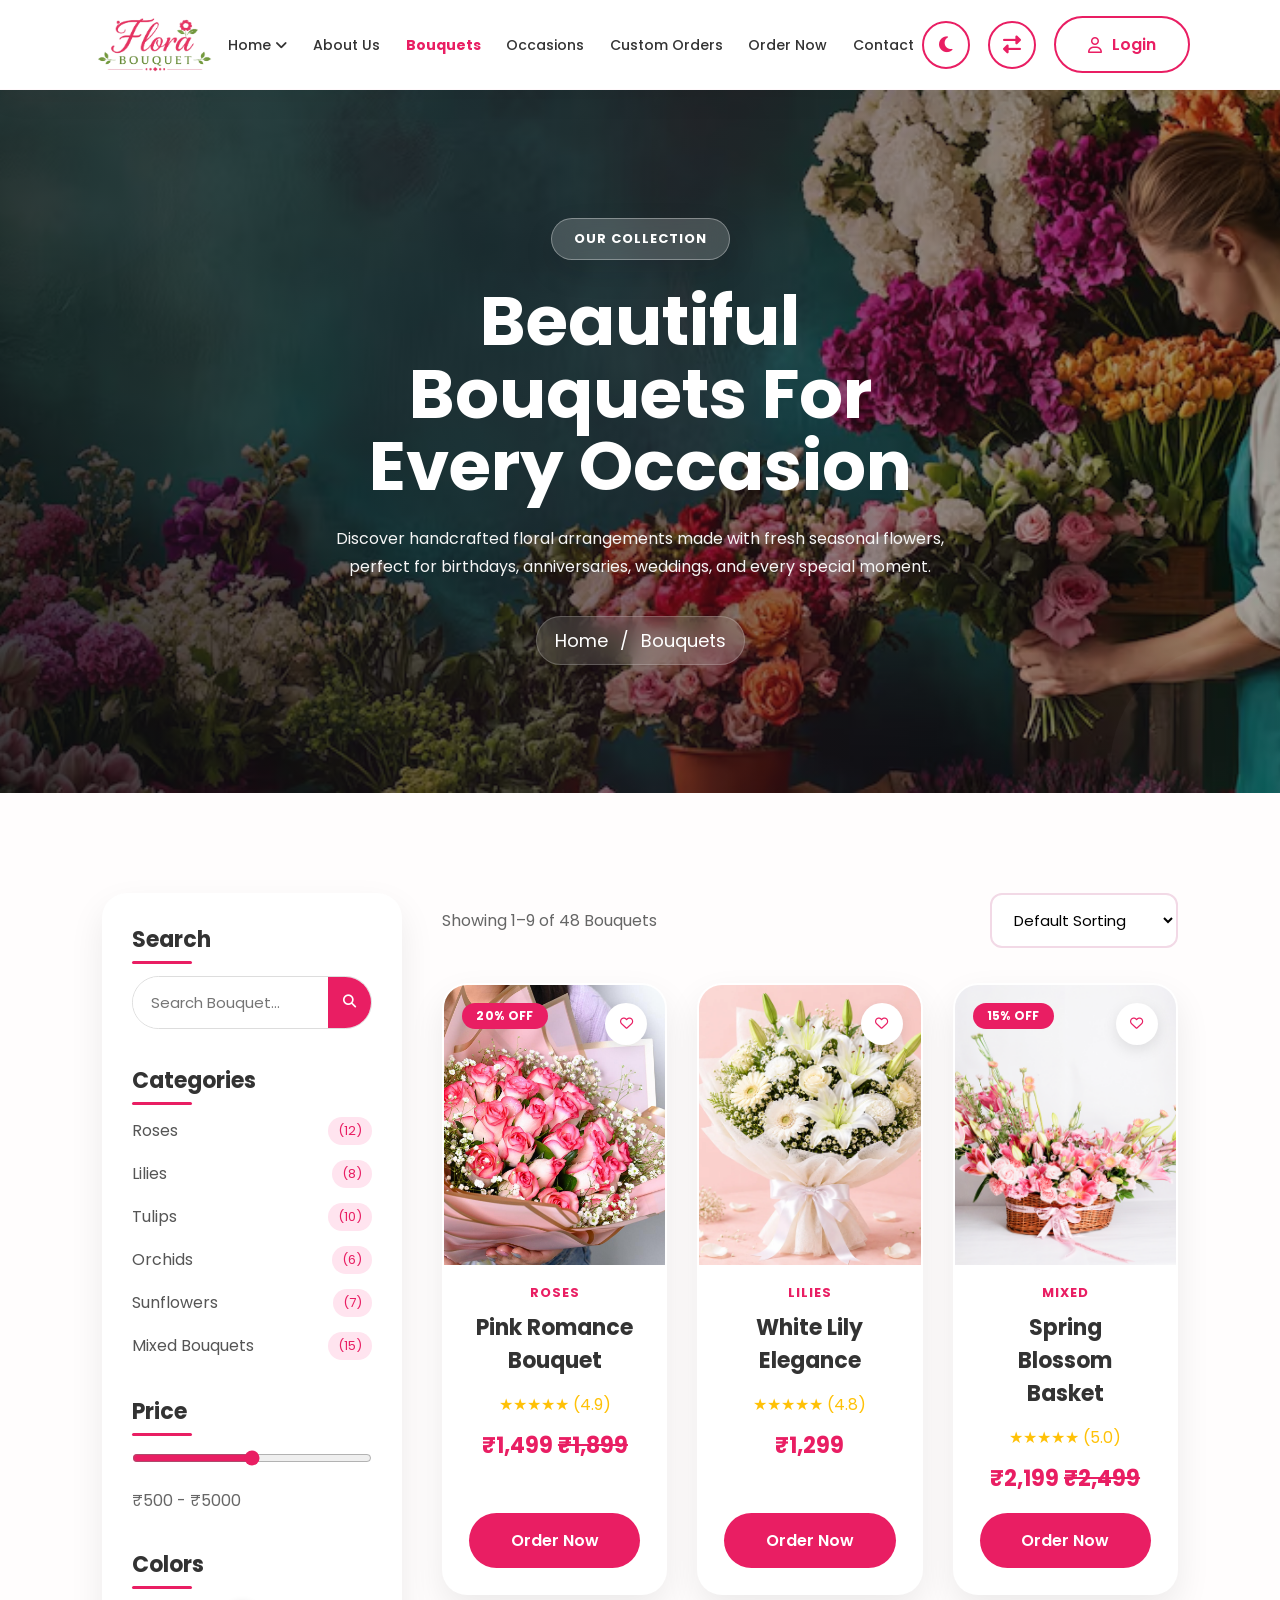
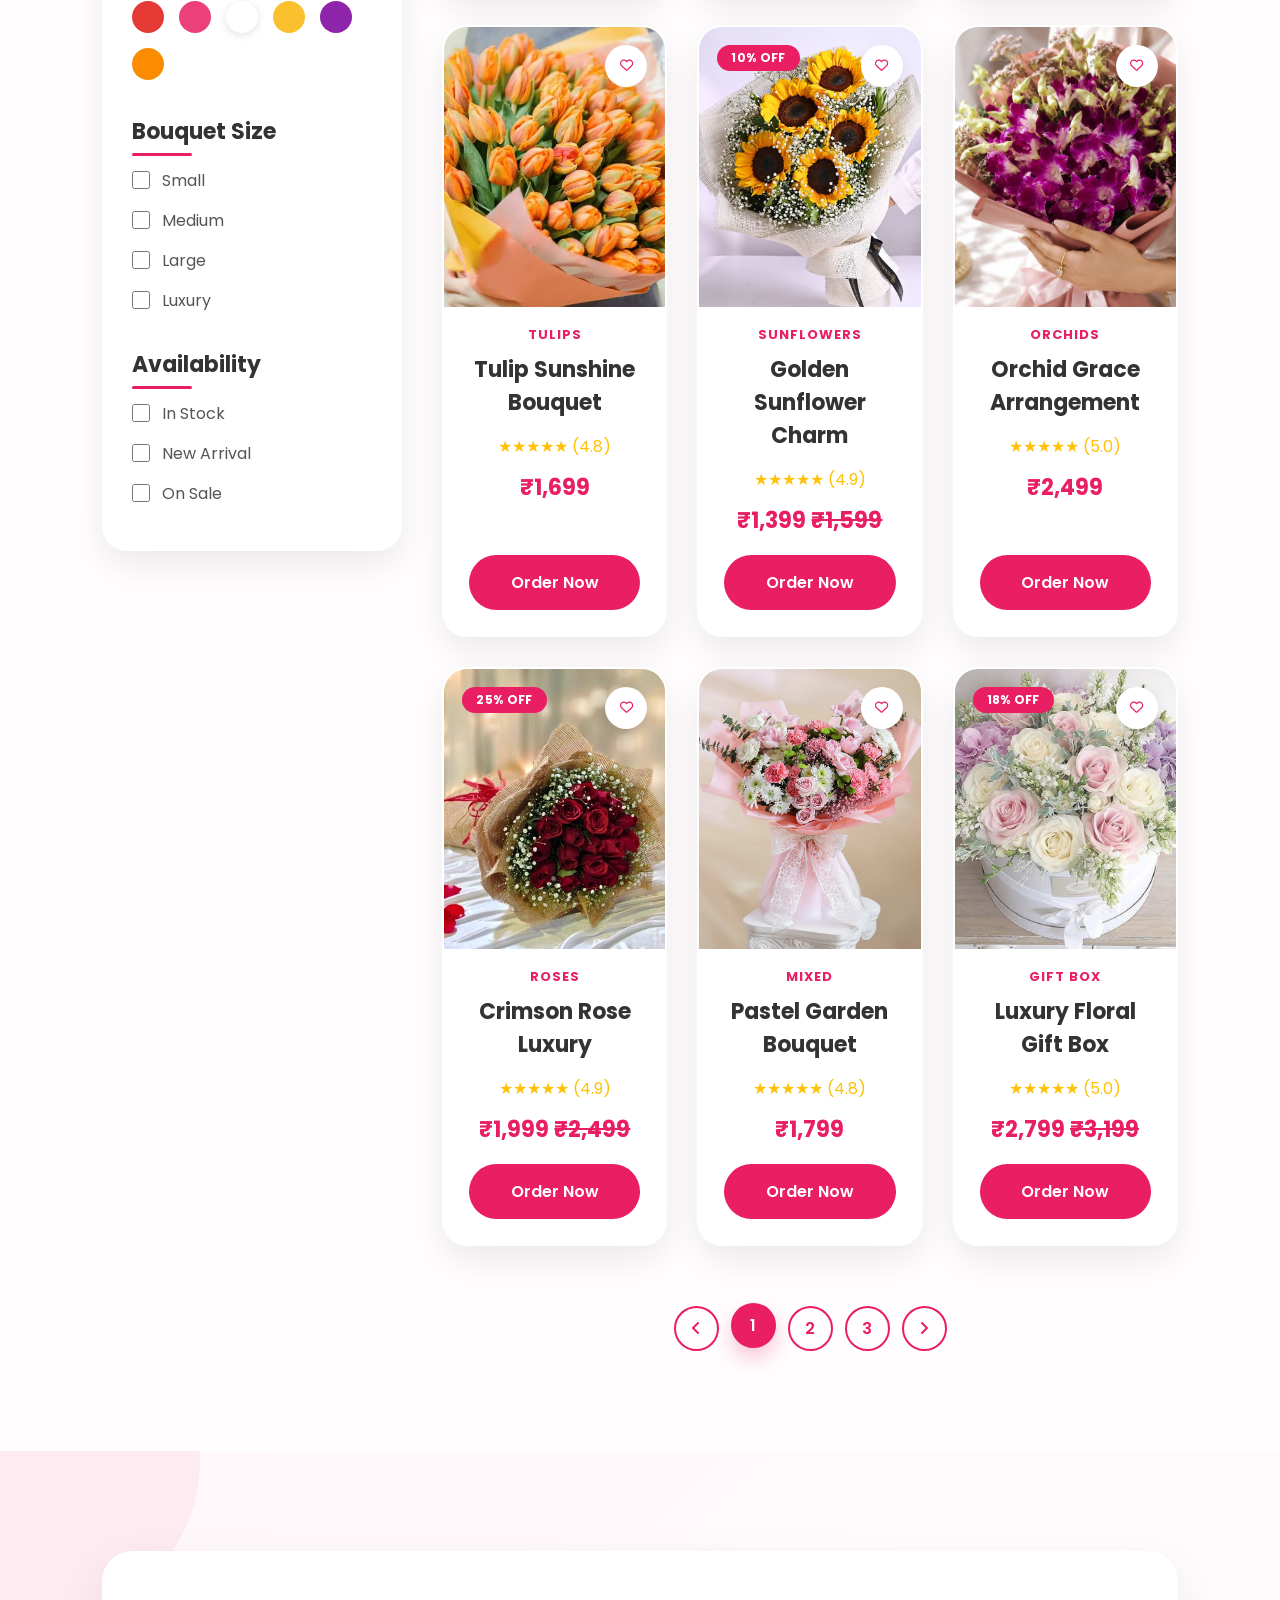
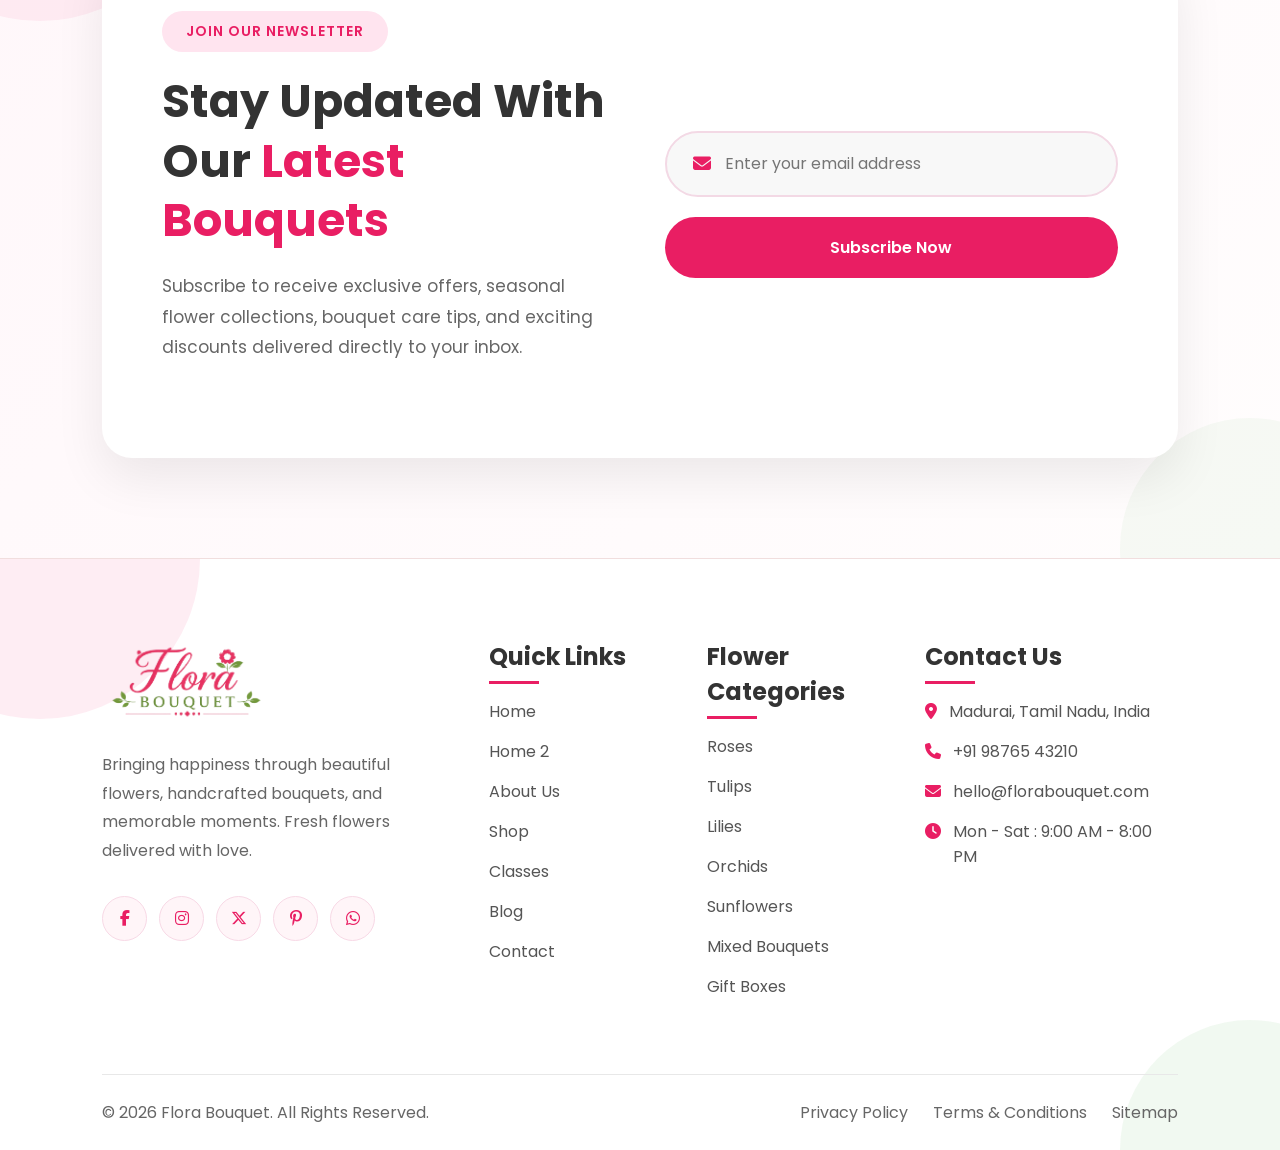
<file: bouquets.html>
<!DOCTYPE html>
<html lang="en">
<head>

<meta charset="UTF-8">
<meta name="viewport" content="width=device-width, initial-scale=1.0">

<title>Flora Bouquet</title>

<link rel="icon" type="image/png" href="images/logo.png">

<link rel="stylesheet" href="css/style.css">

<link rel="preconnect" href="https://fonts.googleapis.com">
<link rel="preconnect" href="https://fonts.gstatic.com" crossorigin>

<link href="https://fonts.googleapis.com/css2?family=Poppins:wght@300;400;500;600;700&display=swap" rel="stylesheet">

<link rel="stylesheet"
href="https://cdnjs.cloudflare.com/ajax/libs/font-awesome/6.7.2/css/all.min.css"/>

</head>

<body>

<header>

<div class="logo">

<img src="images/logo.png" alt="Logo">

</div>


<nav>

<ul>

<li class="dropdown">

<a href="#">Home <i class="fa-solid fa-angle-down"></i></a>

<ul class="dropdown-menu">

<li><a href="index.html">Home 1</a></li>

<li><a href="home2.html">Home 2</a></li>

</ul>

</li>

<li><a href="about.html">About Us</a></li>

<li><a href="bouquets.html">Bouquets</a></li>

<li><a href="occasions.html">Occasions</a></li>

<li><a href="custom-orders.html">Custom Orders</a></li>

<li><a href="order.html">Order Now</a></li>

<li><a href="contact.html">Contact</a></li>

</ul>

</nav>


<div class="header-right">

<button id="theme-btn">

<i class="fa-solid fa-moon"></i>

</button>

<button id="rtl-btn">

<i class="fa-solid fa-right-left"></i>

</button>

<a href="login.html" class="login-btn">

<i class="fa-regular fa-user"></i>

Login

</a>

</div>

</header>
<!--=========================================
            BOUQUETS BANNER
==========================================-->

<section class="bouquet-banner">

    <div class="banner-overlay"></div>

    <div class="banner-content">

        <span class="banner-subtitle">

            OUR COLLECTION

        </span>

        <h1>

            Beautiful Bouquets  

            For Every Occasion

        </h1>

        <p>

            Discover handcrafted floral arrangements made with
            fresh seasonal flowers, perfect for birthdays,
            anniversaries, weddings, and every special moment.

        </p>

        <div class="breadcrumb">

            <a href="index.html">Home</a>

            <span>/</span>

            <span>Bouquets</span>

        </div>

    </div>

</section>
<!--=========================================
            SHOP PAGE
==========================================-->

<section class="shop-page bouquet-shop">

    <div class="container">

        <div class="shop-layout">

            <!--=================================
                    SIDEBAR
            ==================================-->

            <aside class="shop-sidebar">

                <!-- Search -->

                <div class="sidebar-widget">

                    <h3>Search</h3>

                    <div class="search-box">

                        <input type="text"
                               placeholder="Search Bouquet...">

                        <button>

                            <i class="fa-solid fa-magnifying-glass"></i>

                        </button>

                    </div>

                </div>

                <!-- Categories -->

                <div class="sidebar-widget">

                    <h3>Categories</h3>

                    <ul class="category-list">

                        <li>
                            <a href="#">
                                Roses
                                <span>(12)</span>
                            </a>
                        </li>

                        <li>
                            <a href="#">
                                Lilies
                                <span>(8)</span>
                            </a>
                        </li>

                        <li>
                            <a href="#">
                                Tulips
                                <span>(10)</span>
                            </a>
                        </li>

                        <li>
                            <a href="#">
                                Orchids
                                <span>(6)</span>
                            </a>
                        </li>

                        <li>
                            <a href="#">
                                Sunflowers
                                <span>(7)</span>
                            </a>
                        </li>

                        <li>
                            <a href="#">
                                Mixed Bouquets
                                <span>(15)</span>
                            </a>
                        </li>

                    </ul>

                </div>

                <!-- Price -->

                <div class="sidebar-widget">

                    <h3>Price</h3>

                    <input type="range"
                           min="500"
                           max="5000">

                    <p>

                        ₹500 - ₹5000

                    </p>

                </div>

                <!-- Colors -->

                <div class="sidebar-widget">

                    <h3>Colors</h3>

                    <div class="color-filter">

                        <span class="red"></span>

                        <span class="pink"></span>

                        <span class="white"></span>

                        <span class="yellow"></span>

                        <span class="purple"></span>

                        <span class="orange"></span>

                    </div>

                </div>

                <!-- Bouquet Size -->

                <div class="sidebar-widget">

                    <h3>Bouquet Size</h3>

                    <label>

                        <input type="checkbox">

                        Small

                    </label>

                    <label>

                        <input type="checkbox">

                        Medium

                    </label>

                    <label>

                        <input type="checkbox">

                        Large

                    </label>

                    <label>

                        <input type="checkbox">

                        Luxury

                    </label>

                </div>

                <!-- Availability -->

                <div class="sidebar-widget">

                    <h3>Availability</h3>

                    <label>

                        <input type="checkbox">

                        In Stock

                    </label>

                    <label>

                        <input type="checkbox">

                        New Arrival

                    </label>

                    <label>

                        <input type="checkbox">

                        On Sale

                    </label>

                </div>

            </aside>

            <!--=================================
                    SHOP CONTENT
            ==================================-->

            <div class="shop-content">
                <!--=================================
        SHOP TOOLBAR
==================================-->

<div class="shop-toolbar">

    <div class="shop-result">

        <p>Showing 1–9 of 48 Bouquets</p>

    </div>

    <div class="shop-sort">

        <select>

            <option>Default Sorting</option>

            <option>Newest</option>

            <option>Best Selling</option>

            <option>Price: Low to High</option>

            <option>Price: High to Low</option>

        </select>

    </div>

</div>

<!--=================================
        PRODUCT GRID
==================================-->

<div class="product-grid">

    <!--=========================
            PRODUCT 1
    ==========================-->

    <div class="product-card">

        <span class="sale">20% OFF</span>

        <button class="wishlist">

            <i class="fa-regular fa-heart"></i>

        </button>

        <img src="images/product-1.jpg" alt="Pink Romance Bouquet">

        <span class="category">

            ROSES

        </span>

        <h3>Pink Romance Bouquet</h3>

        <div class="rating">

            ★★★★★

            <span>(4.9)</span>

        </div>

        <div class="price">

            ₹1,499

            <del>₹1,899</del>

        </div>

        <a href="#" class="product-btn">

            Order Now

        </a>

    </div>

    <!--=========================
            PRODUCT 2
    ==========================-->

    <div class="product-card">

        <button class="wishlist">

            <i class="fa-regular fa-heart"></i>

        </button>

        <img src="images/product-2.jpg" alt="White Lily Elegance">

        <span class="category">

            LILIES

        </span>

        <h3>White Lily Elegance</h3>

        <div class="rating">

            ★★★★★

            <span>(4.8)</span>

        </div>

        <div class="price">

            ₹1,299

        </div>

        <a href="#" class="product-btn">

            Order Now

        </a>

    </div>

    <!--=========================
            PRODUCT 3
    ==========================-->

    <div class="product-card">

        <span class="sale">15% OFF</span>

        <button class="wishlist">

            <i class="fa-regular fa-heart"></i>

        </button>

        <img src="images/product-3.jpg" alt="Spring Blossom Basket">

        <span class="category">

            MIXED

        </span>

        <h3>Spring Blossom Basket</h3>

        <div class="rating">

            ★★★★★

            <span>(5.0)</span>

        </div>

        <div class="price">

            ₹2,199

            <del>₹2,499</del>

        </div>

        <a href="#" class="product-btn">

            Order Now

        </a>

    </div>
    <!--=========================
        PRODUCT 4
==========================-->

<div class="product-card">

    <button class="wishlist">

        <i class="fa-regular fa-heart"></i>

    </button>

    <img src="images/product-4.jpg" alt="Tulip Sunshine Bouquet">

    <span class="category">

        TULIPS

    </span>

    <h3>Tulip Sunshine Bouquet</h3>

    <div class="rating">

        ★★★★★

        <span>(4.8)</span>

    </div>

    <div class="price">

        ₹1,699

    </div>

    <a href="#" class="product-btn">

        Order Now

    </a>

</div>

<!--=========================
        PRODUCT 5
==========================-->

<div class="product-card">

    <span class="sale">10% OFF</span>

    <button class="wishlist">

        <i class="fa-regular fa-heart"></i>

    </button>

    <img src="images/product-5.jpg" alt="Golden Sunflower Charm">

    <span class="category">

        SUNFLOWERS

    </span>

    <h3>Golden Sunflower Charm</h3>

    <div class="rating">

        ★★★★★

        <span>(4.9)</span>

    </div>

    <div class="price">

        ₹1,399

        <del>₹1,599</del>

    </div>

    <a href="#" class="product-btn">

        Order Now

    </a>

</div>

<!--=========================
        PRODUCT 6
==========================-->

<div class="product-card">

    <button class="wishlist">

        <i class="fa-regular fa-heart"></i>

    </button>

    <img src="images/product-6.jpg" alt="Orchid Grace Arrangement">

    <span class="category">

        ORCHIDS

    </span>

    <h3>Orchid Grace Arrangement</h3>

    <div class="rating">

        ★★★★★

        <span>(5.0)</span>

    </div>

    <div class="price">

        ₹2,499

    </div>

    <a href="#" class="product-btn">

        Order Now

    </a>

</div>
<!--=================================
        PRODUCT 7
==================================-->

<div class="product-card">

    <span class="sale">25% OFF</span>

    <button class="wishlist">
        <i class="fa-regular fa-heart"></i>
    </button>

    <img src="images/product-7.jpg" alt="Crimson Rose">

    <span class="category">
        ROSES
    </span>

    <h3>Crimson Rose Luxury</h3>

    <div class="rating">
        ★★★★★
        <span>(4.9)</span>
    </div>

    <div class="price">
        ₹1,999
        <del>₹2,499</del>
    </div>

    <a href="#" class="product-btn">
        Order Now
    </a>

</div>

<!--=================================
        PRODUCT 8
==================================-->

<div class="product-card">

    <button class="wishlist">
        <i class="fa-regular fa-heart"></i>
    </button>

    <img src="images/product-8.jpg" alt="Pastel Garden">

    <span class="category">
        MIXED
    </span>

    <h3>Pastel Garden Bouquet</h3>

    <div class="rating">
        ★★★★★
        <span>(4.8)</span>
    </div>

    <div class="price">
        ₹1,799
    </div>

    <a href="#" class="product-btn">
        Order Now
    </a>

</div>

<!--=================================
        PRODUCT 9
==================================-->

<div class="product-card">

    <span class="sale">18% OFF</span>

    <button class="wishlist">
        <i class="fa-regular fa-heart"></i>
    </button>

    <img src="images/product-9.jpg" alt="Luxury Floral Gift Box">

    <span class="category">
        GIFT BOX
    </span>

    <h3>Luxury Floral Gift Box</h3>

    <div class="rating">
        ★★★★★
        <span>(5.0)</span>
    </div>

    <div class="price">
        ₹2,799
        <del>₹3,199</del>
    </div>

    <a href="#" class="product-btn">
        Order Now
    </a>

</div>

</div>
<!-- End Product Grid -->

<!--=================================
        PAGINATION
==================================-->

<div class="pagination">

    <a href="#">
        <i class="fa-solid fa-angle-left"></i>
    </a>

    <a href="#" class="active">
        1
    </a>

    <a href="#">
        2
    </a>

    <a href="#">
        3
    </a>

    <a href="#">
        <i class="fa-solid fa-angle-right"></i>
    </a>

</div>

</div>
<!-- End Shop Content -->

</div>
<!-- End Shop Layout -->

</div>
<!-- End Container -->

</section>
<!--=========================================
            NEWSLETTER SECTION
==========================================-->

<section class="newsletter">

    <div class="container">

        <div class="newsletter-wrapper">

            <!-- Left Content -->

            <div class="newsletter-content">

                <span class="section-tag">

                    JOIN OUR NEWSLETTER

                </span>

                <h2>

                    Stay Updated With Our
                    <span>Latest Bouquets</span>

                </h2>

                <p>

                    Subscribe to receive exclusive offers, seasonal flower
                    collections, bouquet care tips, and exciting discounts
                    delivered directly to your inbox.

                </p>

            </div>

            <!-- Newsletter Form -->

            <form class="newsletter-form">

                <div class="newsletter-input">

                    <i class="fa-solid fa-envelope"></i>

                    <input
                        type="email"
                        placeholder="Enter your email address"
                        required
                    >

                </div>

                <button type="submit">

                    Subscribe Now

                </button>

            </form>

        </div>

    </div>

</section>

























<!--=========================================
                FOOTER
==========================================-->

<footer class="footer">

    <div class="footer-container">

        <!-- Column 1 -->

        <div class="footer-col">

            <div class="footer-logo">

                <img src="images/logo.png" alt="Flora Bouquet">

            </div>

            <p>
                Bringing happiness through beautiful flowers,
                handcrafted bouquets, and memorable moments.
                Fresh flowers delivered with love.
            </p>

            <div class="social-links">

                <a href="#"><i class="fa-brands fa-facebook-f"></i></a>

                <a href="#"><i class="fa-brands fa-instagram"></i></a>

                <a href="#"><i class="fa-brands fa-x-twitter"></i></a>

                <a href="#"><i class="fa-brands fa-pinterest-p"></i></a>

                <a href="#"><i class="fa-brands fa-whatsapp"></i></a>

            </div>

        </div>

        <!-- Column 2 -->

        <div class="footer-col">

            <h3>Quick Links</h3>

            <ul>

                <li><a href="#">Home</a></li>

                <li><a href="#">Home 2</a></li>

                <li><a href="#">About Us</a></li>

                <li><a href="#">Shop</a></li>

                <li><a href="#">Classes</a></li>

                <li><a href="#">Blog</a></li>

                <li><a href="#">Contact</a></li>

            </ul>

        </div>

        <!-- Column 3 -->

        <div class="footer-col">

            <h3>Flower Categories</h3>

            <ul>

                <li><a href="#">Roses</a></li>

                <li><a href="#">Tulips</a></li>

                <li><a href="#">Lilies</a></li>

                <li><a href="#">Orchids</a></li>

                <li><a href="#">Sunflowers</a></li>

                <li><a href="#">Mixed Bouquets</a></li>

                <li><a href="#">Gift Boxes</a></li>

            </ul>

        </div>

        <!-- Column 4 -->

        <div class="footer-col">

            <h3>Contact Us</h3>

            <ul class="contact-info">

                <li>

                    <i class="fa-solid fa-location-dot"></i>

                    Madurai, Tamil Nadu, India

                </li>

                <li>

                    <i class="fa-solid fa-phone"></i>

                    +91 98765 43210

                </li>

                <li>

                    <i class="fa-solid fa-envelope"></i>

                    hello@florabouquet.com

                </li>

                <li>

                    <i class="fa-solid fa-clock"></i>

                    Mon - Sat : 9:00 AM - 8:00 PM

                </li>

            </ul>

        </div>

    </div>

    <!-- Footer Bottom -->

    <div class="footer-bottom">

        <p>

            © 2026 Flora Bouquet. All Rights Reserved.

        </p>

        <div class="footer-links">

            <a href="#">Privacy Policy</a>

            <a href="#">Terms & Conditions</a>

            <a href="#">Sitemap</a>

        </div>

    </div>

</footer>

<script src="jss/script.js"></script>

</body>

</html>
</file>
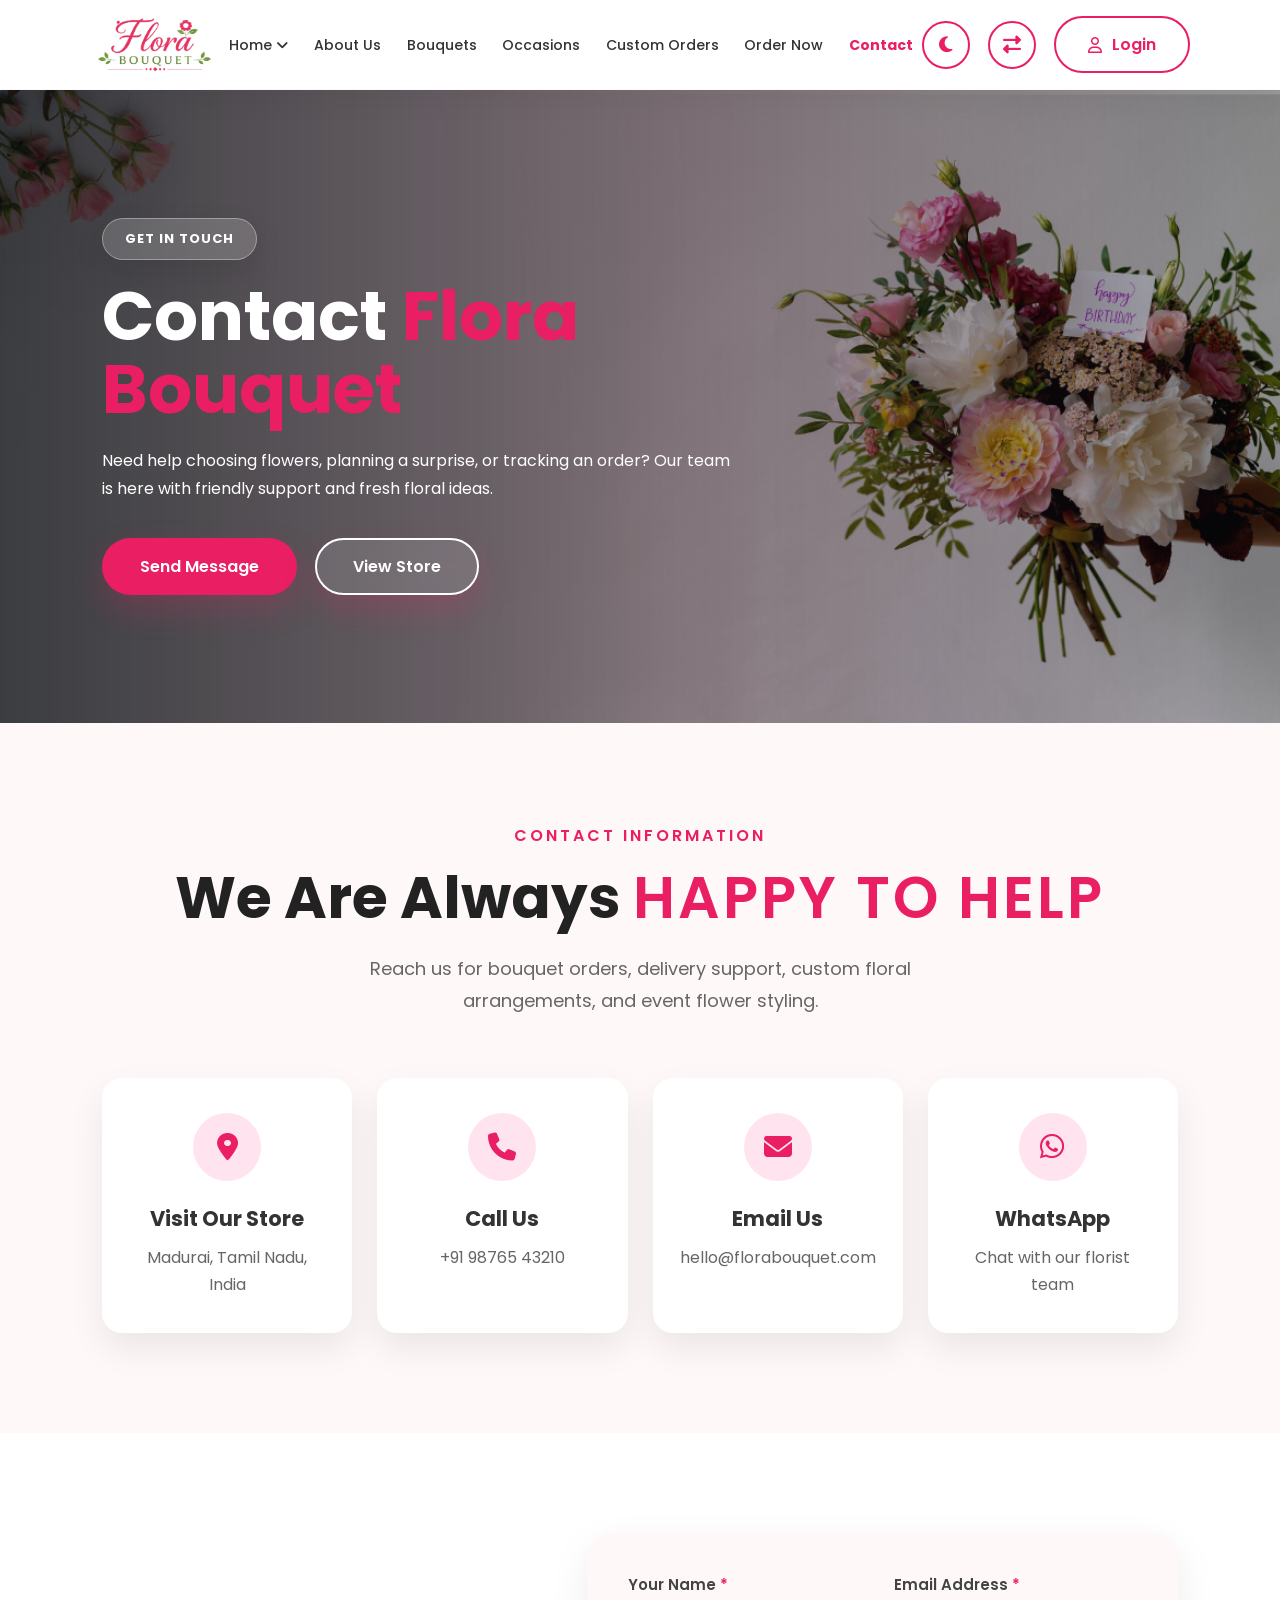
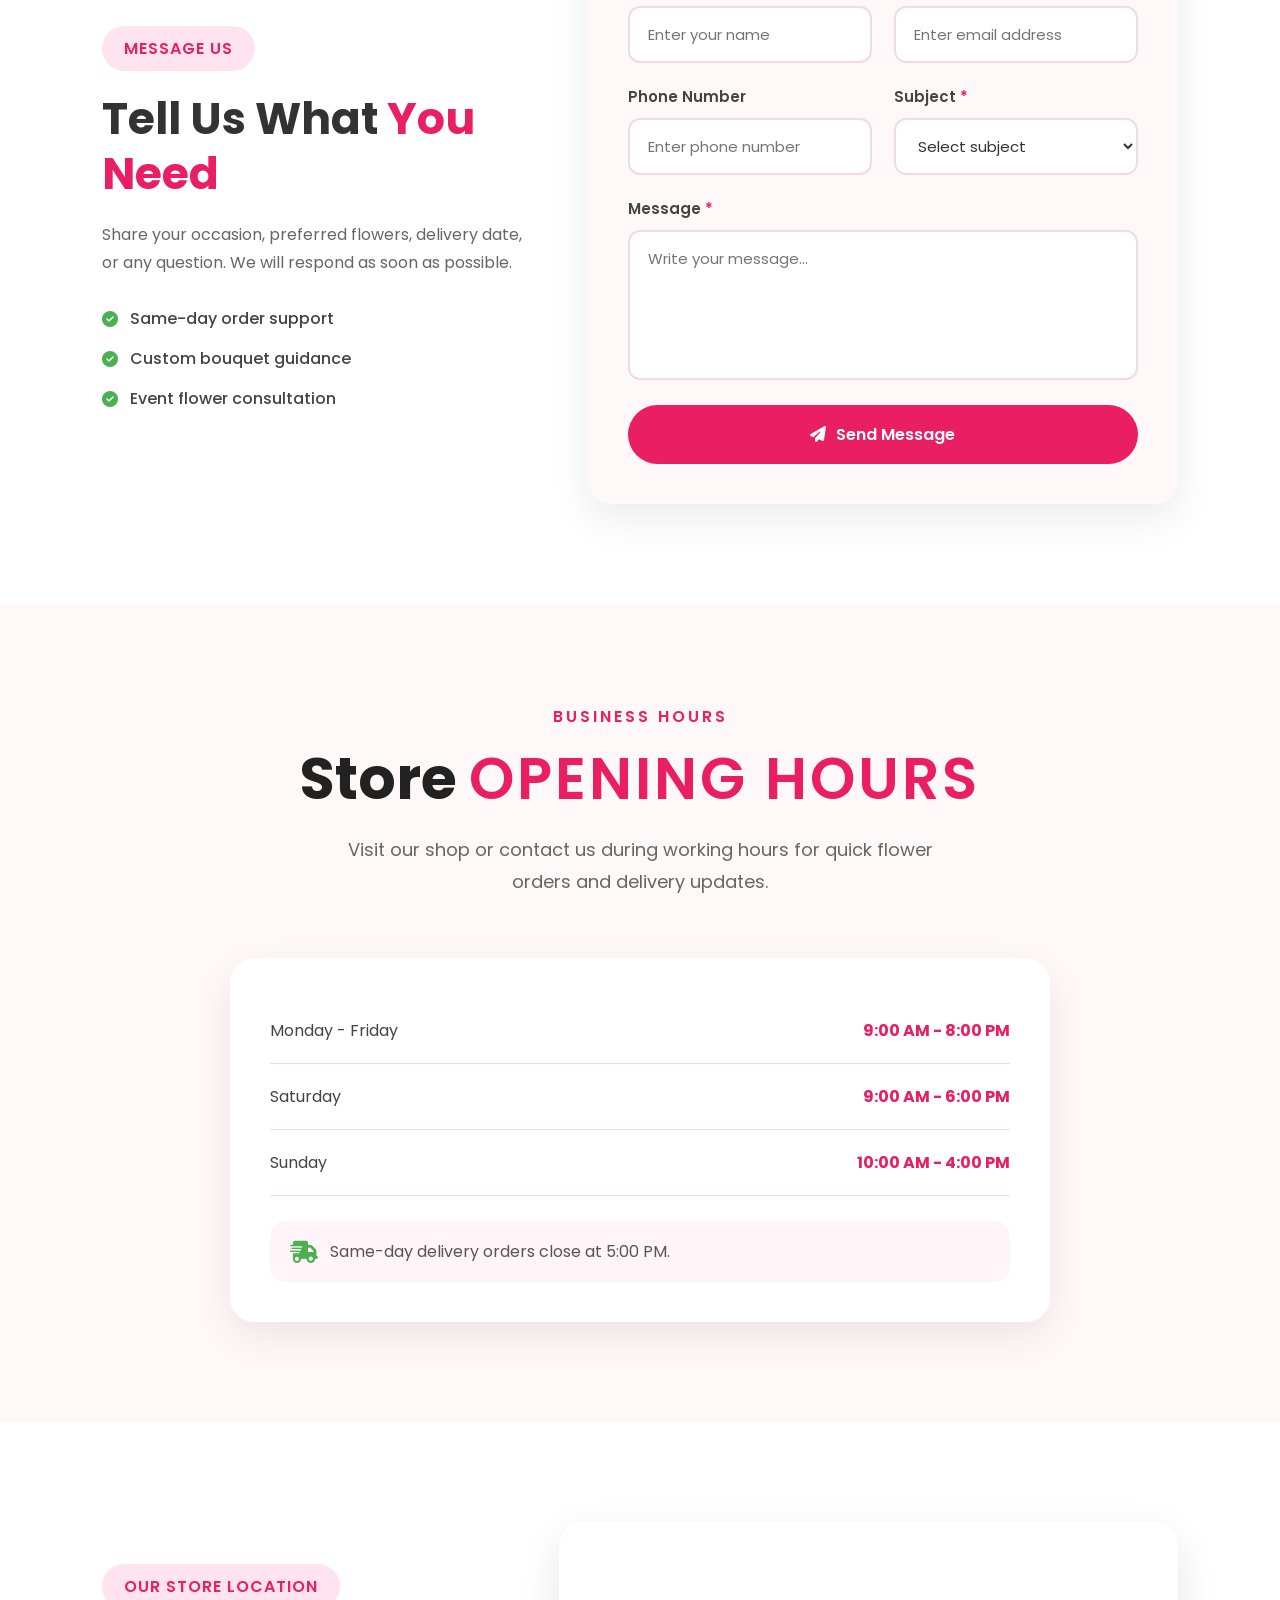
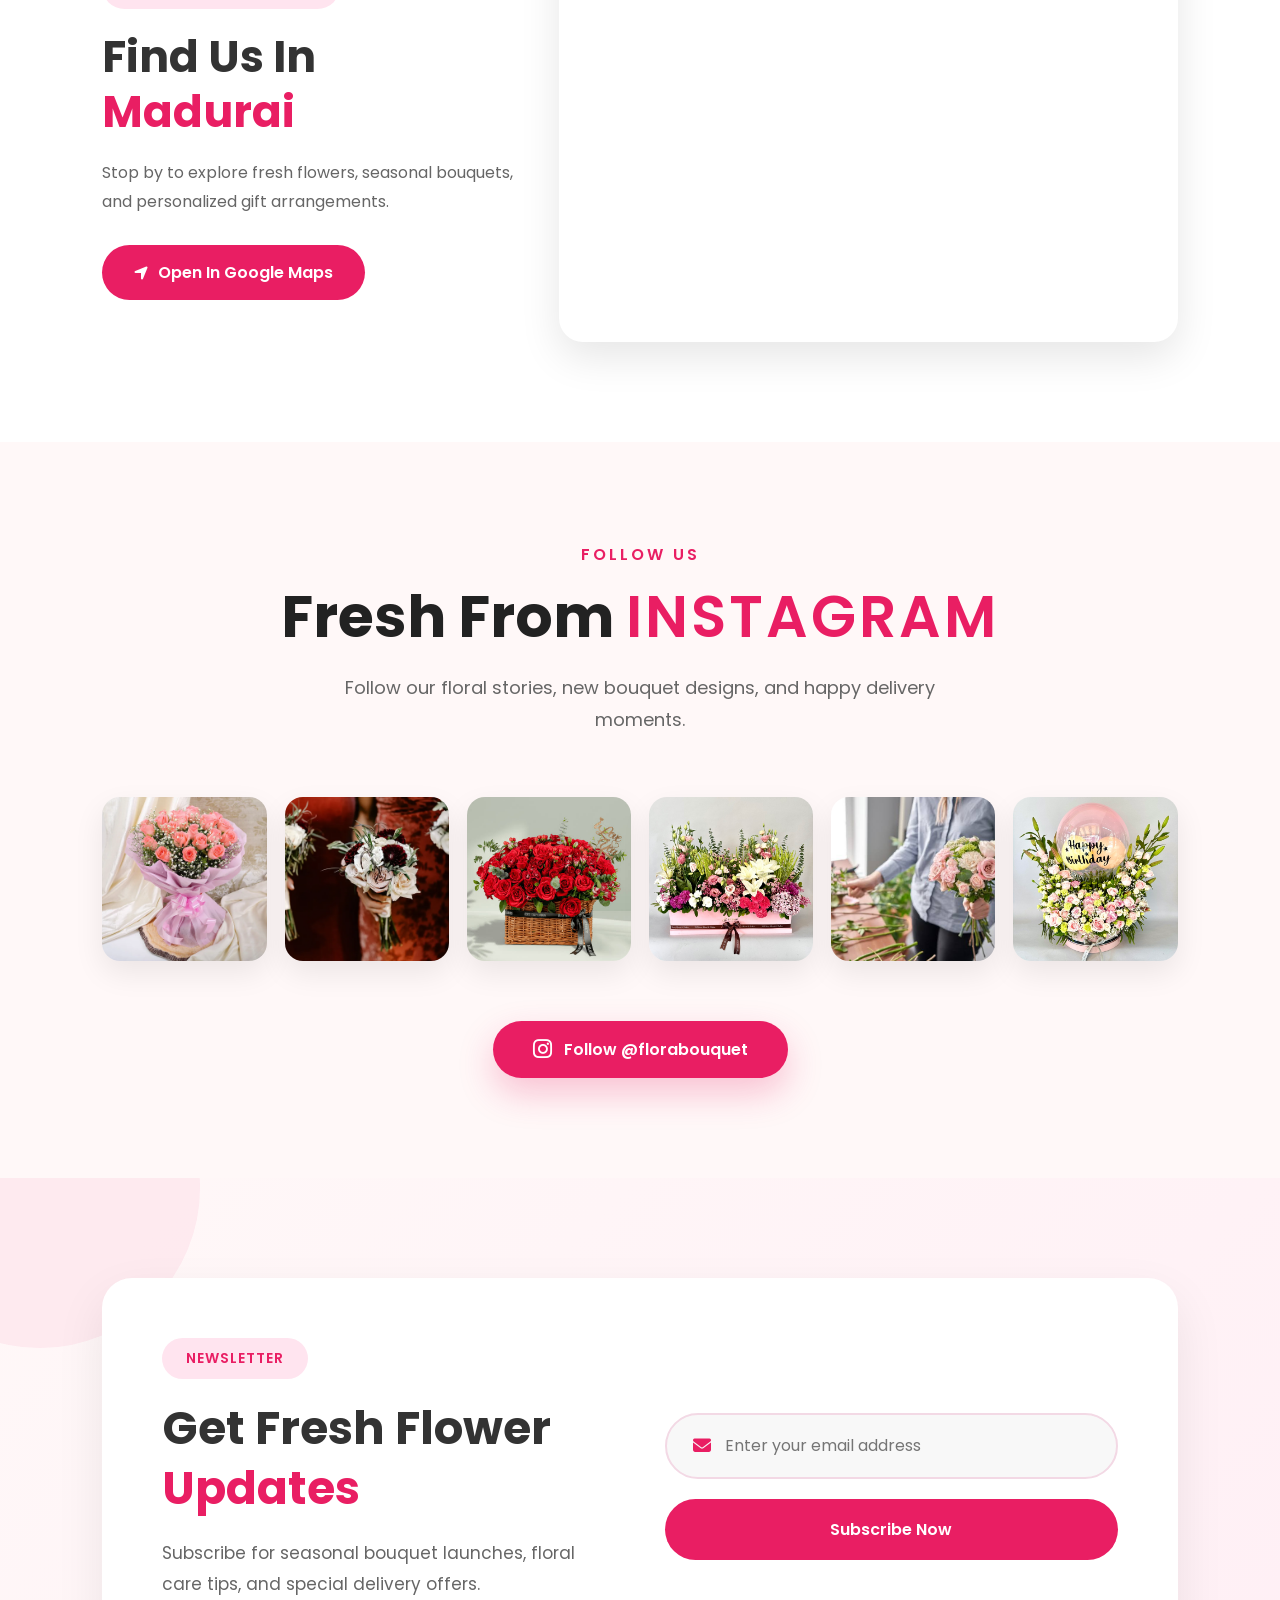
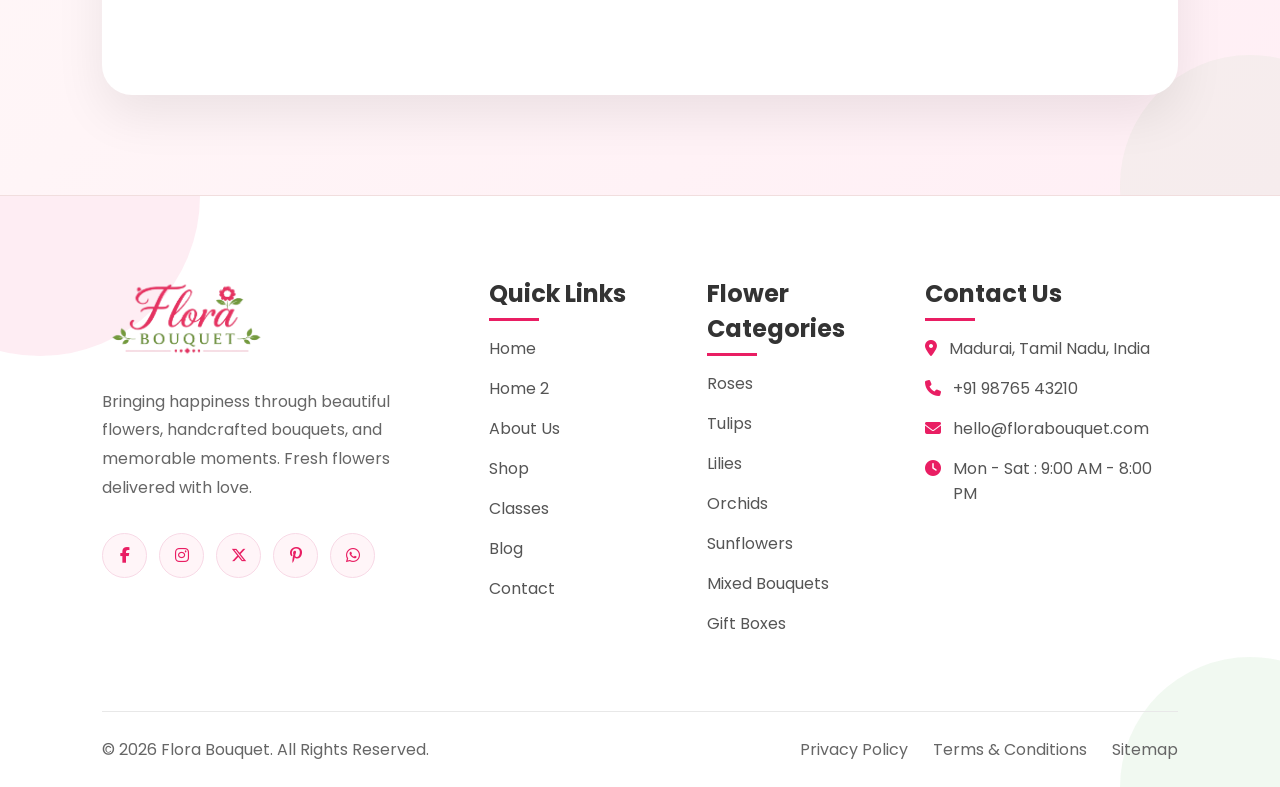
<file: contact.html>
<!DOCTYPE html>
<html lang="en">
<head>

<meta charset="UTF-8">
<meta name="viewport" content="width=device-width, initial-scale=1.0">

<title>Flora Bouquet</title>

<link rel="icon" type="image/png" href="images/logo.png">

<link rel="stylesheet" href="css/style.css">

<link rel="preconnect" href="https://fonts.googleapis.com">
<link rel="preconnect" href="https://fonts.gstatic.com" crossorigin>

<link href="https://fonts.googleapis.com/css2?family=Poppins:wght@300;400;500;600;700&display=swap" rel="stylesheet">

<link rel="stylesheet"
href="https://cdnjs.cloudflare.com/ajax/libs/font-awesome/6.7.2/css/all.min.css"/>

</head>

<body>

<header>

<div class="logo">

<img src="images/logo.png" alt="Logo">

</div>


<nav>

<ul>

<li class="dropdown">

<a href="#">Home <i class="fa-solid fa-angle-down"></i></a>

<ul class="dropdown-menu">

<li><a href="index.html">Home 1</a></li>

<li><a href="home2.html">Home 2</a></li>

</ul>

</li>

<li><a href="about.html">About Us</a></li>

<li><a href="bouquets.html">Bouquets</a></li>

<li><a href="occasions.html">Occasions</a></li>

<li><a href="custom-orders.html">Custom Orders</a></li>

<li><a href="order.html">Order Now</a></li>

<li><a href="contact.html">Contact</a></li>

</ul>

</nav>


<div class="header-right">

<button id="theme-btn">

<i class="fa-solid fa-moon"></i>

</button>

<button id="rtl-btn">

<i class="fa-solid fa-right-left"></i>

</button>

<a href="login.html" class="login-btn">

<i class="fa-regular fa-user"></i>

Login

</a>

</div>

</header>

<!--=========================================
            CONTACT HERO BANNER
==========================================-->

<section class="contact-hero">

    <div class="contact-hero-content">

        <span>GET IN TOUCH</span>

        <h1>

            Contact
            <strong>Flora Bouquet</strong>

        </h1>

        <p>

            Need help choosing flowers, planning a surprise, or tracking
            an order? Our team is here with friendly support and fresh
            floral ideas.

        </p>

        <div class="contact-hero-actions">

            <a href="#contact-form" class="contact-primary-btn">

                Send Message

            </a>

            <a href="#store-location" class="contact-outline-btn">

                View Store

            </a>

        </div>

    </div>

</section>

<!--=========================================
            CONTACT INFORMATION
==========================================-->

<section class="contact-info-section">

    <div class="section-title">

        <span>CONTACT INFORMATION</span>

        <h2>

            We Are Always
            <span>Happy To Help</span>

        </h2>

        <p>

            Reach us for bouquet orders, delivery support, custom floral
            arrangements, and event flower styling.

        </p>

    </div>

    <div class="contact-info-grid">

        <div class="contact-info-card">

            <i class="fa-solid fa-location-dot"></i>

            <h3>Visit Our Store</h3>

            <p>Madurai, Tamil Nadu, India</p>

        </div>

        <div class="contact-info-card">

            <i class="fa-solid fa-phone"></i>

            <h3>Call Us</h3>

            <p>+91 98765 43210</p>

        </div>

        <div class="contact-info-card">

            <i class="fa-solid fa-envelope"></i>

            <h3>Email Us</h3>

            <p>hello@florabouquet.com</p>

        </div>

        <div class="contact-info-card">

            <i class="fa-brands fa-whatsapp"></i>

            <h3>WhatsApp</h3>

            <p>Chat with our florist team</p>

        </div>

    </div>

</section>

<!--=========================================
            CONTACT FORM
==========================================-->

<section class="contact-form-section" id="contact-form">

    <div class="contact-form-wrapper">

        <div class="contact-form-content">

            <span>MESSAGE US</span>

            <h2>

                Tell Us What
                <strong>You Need</strong>

            </h2>

            <p>

                Share your occasion, preferred flowers, delivery date,
                or any question. We will respond as soon as possible.

            </p>

            <div class="contact-support-list">

                <div>

                    <i class="fa-solid fa-circle-check"></i>

                    Same-day order support

                </div>

                <div>

                    <i class="fa-solid fa-circle-check"></i>

                    Custom bouquet guidance

                </div>

                <div>

                    <i class="fa-solid fa-circle-check"></i>

                    Event flower consultation

                </div>

            </div>

        </div>

        <form class="contact-form" action="#">

            <div class="contact-form-grid">

                <div class="contact-field">

                    <label>Your Name <span>*</span></label>

                    <input type="text" placeholder="Enter your name" required>

                </div>

                <div class="contact-field">

                    <label>Email Address <span>*</span></label>

                    <input type="email" placeholder="Enter email address" required>

                </div>

                <div class="contact-field">

                    <label>Phone Number</label>

                    <input type="tel" placeholder="Enter phone number">

                </div>

                <div class="contact-field">

                    <label>Subject <span>*</span></label>

                    <select required>

                        <option value="" selected disabled>Select subject</option>
                        <option>Order Support</option>
                        <option>Custom Bouquet</option>
                        <option>Event Flowers</option>
                        <option>Delivery Question</option>

                    </select>

                </div>

                <div class="contact-field full-contact-field">

                    <label>Message <span>*</span></label>

                    <textarea placeholder="Write your message..." required></textarea>

                </div>

            </div>

            <button type="submit" class="contact-submit-btn">

                <i class="fa-solid fa-paper-plane"></i>

                Send Message

            </button>

        </form>

    </div>

</section>

<!--=========================================
            BUSINESS HOURS
==========================================-->

<section class="business-hours">

    <div class="section-title">

        <span>BUSINESS HOURS</span>

        <h2>

            Store
            <span>Opening Hours</span>

        </h2>

        <p>

            Visit our shop or contact us during working hours for quick
            flower orders and delivery updates.

        </p>

    </div>

    <div class="hours-card">

        <div class="hours-row">

            <span>Monday - Friday</span>

            <strong>9:00 AM - 8:00 PM</strong>

        </div>

        <div class="hours-row">

            <span>Saturday</span>

            <strong>9:00 AM - 6:00 PM</strong>

        </div>

        <div class="hours-row">

            <span>Sunday</span>

            <strong>10:00 AM - 4:00 PM</strong>

        </div>

        <div class="hours-note">

            <i class="fa-solid fa-truck-fast"></i>

            Same-day delivery orders close at 5:00 PM.

        </div>

    </div>

</section>

<!--=========================================
            STORE LOCATION
==========================================-->

<section class="store-location" id="store-location">

    <div class="store-location-content">

        <span>OUR STORE LOCATION</span>

        <h2>

            Find Us In
            <strong>Madurai</strong>

        </h2>

        <p>

            Stop by to explore fresh flowers, seasonal bouquets, and
            personalized gift arrangements.

        </p>

        <a href="https://www.google.com/maps/search/?api=1&query=Madurai%20Tamil%20Nadu%20India" target="_blank" class="map-link">

            <i class="fa-solid fa-location-arrow"></i>

            Open In Google Maps

        </a>

    </div>

    <div class="map-box">

        <iframe
            src="https://www.google.com/maps?q=Madurai%20Tamil%20Nadu%20India&output=embed"
            loading="lazy"
            referrerpolicy="no-referrer-when-downgrade"
            title="Flora Bouquet Store Location"></iframe>

    </div>

</section>

<!--=========================================
            INSTAGRAM GALLERY
==========================================-->

<section class="contact-instagram">

    <div class="section-title">

        <span>FOLLOW US</span>

        <h2>

            Fresh From
            <span>Instagram</span>

        </h2>

        <p>

            Follow our floral stories, new bouquet designs, and happy
            delivery moments.

        </p>

    </div>

    <div class="contact-insta-grid">

        <a href="#" class="contact-insta-item">

            <img src="images/insta1.jpg" alt="Pink flower bouquet">

            <span><i class="fa-brands fa-instagram"></i></span>

        </a>

        <a href="#" class="contact-insta-item">

            <img src="images/insta2.jpg" alt="Fresh floral arrangement">

            <span><i class="fa-brands fa-instagram"></i></span>

        </a>

        <a href="#" class="contact-insta-item">

            <img src="images/insta3.jpg" alt="Flower gift box">

            <span><i class="fa-brands fa-instagram"></i></span>

        </a>

        <a href="#" class="contact-insta-item">

            <img src="images/insta4.jpg" alt="Wedding flowers">

            <span><i class="fa-brands fa-instagram"></i></span>

        </a>

        <a href="#" class="contact-insta-item">

            <img src="images/insta5.jpg" alt="Rose bouquet closeup">

            <span><i class="fa-brands fa-instagram"></i></span>

        </a>

        <a href="#" class="contact-insta-item">

            <img src="images/insta6.jpg" alt="Florist bouquet table">

            <span><i class="fa-brands fa-instagram"></i></span>

        </a>

    </div>

    <div class="instagram-btn">

        <a href="#">

            <i class="fa-brands fa-instagram"></i>

            Follow @florabouquet

        </a>

    </div>

</section>

<!--=========================================
            NEWSLETTER
==========================================-->

<section class="newsletter contact-newsletter">

    <div class="newsletter-wrapper">

        <div class="newsletter-content">

            <span class="section-tag">NEWSLETTER</span>

            <h2>

                Get Fresh Flower
                <span>Updates</span>

            </h2>

            <p>

                Subscribe for seasonal bouquet launches, floral care tips,
                and special delivery offers.

            </p>

        </div>

        <form class="newsletter-form" action="#">

            <div class="newsletter-input">

                <i class="fa-solid fa-envelope"></i>

                <input type="email" placeholder="Enter your email address">

            </div>

            <button type="submit">

                Subscribe Now

            </button>

        </form>

    </div>

</section>



<!--=========================================
                FOOTER
==========================================-->

<footer class="footer">

    <div class="footer-container">

        <!-- Column 1 -->

        <div class="footer-col">

            <div class="footer-logo">

                <img src="images/logo.png" alt="Flora Bouquet">

            </div>

            <p>
                Bringing happiness through beautiful flowers,
                handcrafted bouquets, and memorable moments.
                Fresh flowers delivered with love.
            </p>

            <div class="social-links">

                <a href="#"><i class="fa-brands fa-facebook-f"></i></a>

                <a href="#"><i class="fa-brands fa-instagram"></i></a>

                <a href="#"><i class="fa-brands fa-x-twitter"></i></a>

                <a href="#"><i class="fa-brands fa-pinterest-p"></i></a>

                <a href="#"><i class="fa-brands fa-whatsapp"></i></a>

            </div>

        </div>

        <!-- Column 2 -->

        <div class="footer-col">

            <h3>Quick Links</h3>

            <ul>

                <li><a href="#">Home</a></li>

                <li><a href="#">Home 2</a></li>

                <li><a href="#">About Us</a></li>

                <li><a href="#">Shop</a></li>

                <li><a href="#">Classes</a></li>

                <li><a href="#">Blog</a></li>

                <li><a href="#">Contact</a></li>

            </ul>

        </div>

        <!-- Column 3 -->

        <div class="footer-col">

            <h3>Flower Categories</h3>

            <ul>

                <li><a href="#">Roses</a></li>

                <li><a href="#">Tulips</a></li>

                <li><a href="#">Lilies</a></li>

                <li><a href="#">Orchids</a></li>

                <li><a href="#">Sunflowers</a></li>

                <li><a href="#">Mixed Bouquets</a></li>

                <li><a href="#">Gift Boxes</a></li>

            </ul>

        </div>

        <!-- Column 4 -->

        <div class="footer-col">

            <h3>Contact Us</h3>

            <ul class="contact-info">

                <li>

                    <i class="fa-solid fa-location-dot"></i>

                    Madurai, Tamil Nadu, India

                </li>

                <li>

                    <i class="fa-solid fa-phone"></i>

                    +91 98765 43210

                </li>

                <li>

                    <i class="fa-solid fa-envelope"></i>

                    hello@florabouquet.com

                </li>

                <li>

                    <i class="fa-solid fa-clock"></i>

                    Mon - Sat : 9:00 AM - 8:00 PM

                </li>

            </ul>

        </div>

    </div>

    <!-- Footer Bottom -->

    <div class="footer-bottom">

        <p>

            © 2026 Flora Bouquet. All Rights Reserved.

        </p>

        <div class="footer-links">

            <a href="#">Privacy Policy</a>

            <a href="#">Terms & Conditions</a>

            <a href="#">Sitemap</a>

        </div>

    </div>

</footer>

<script src="jss/script.js"></script>

</body>

</html>
</file>
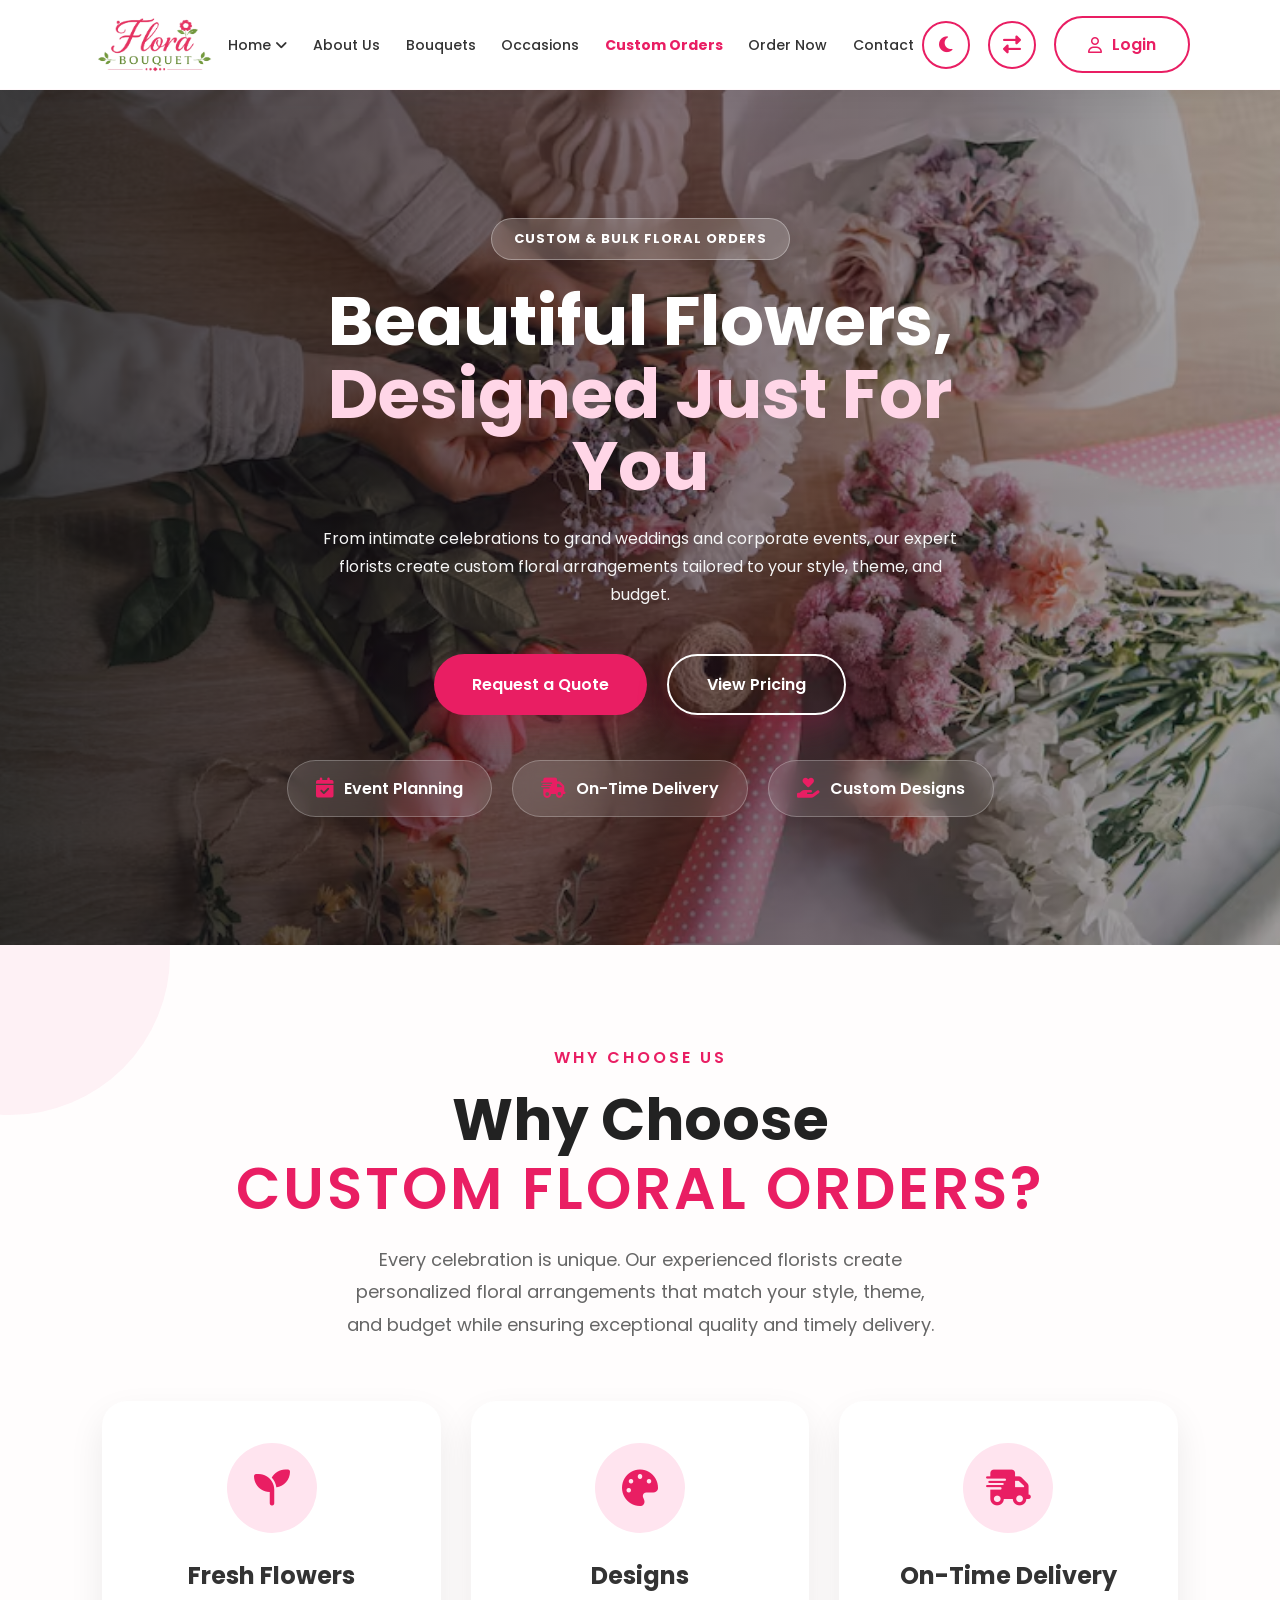
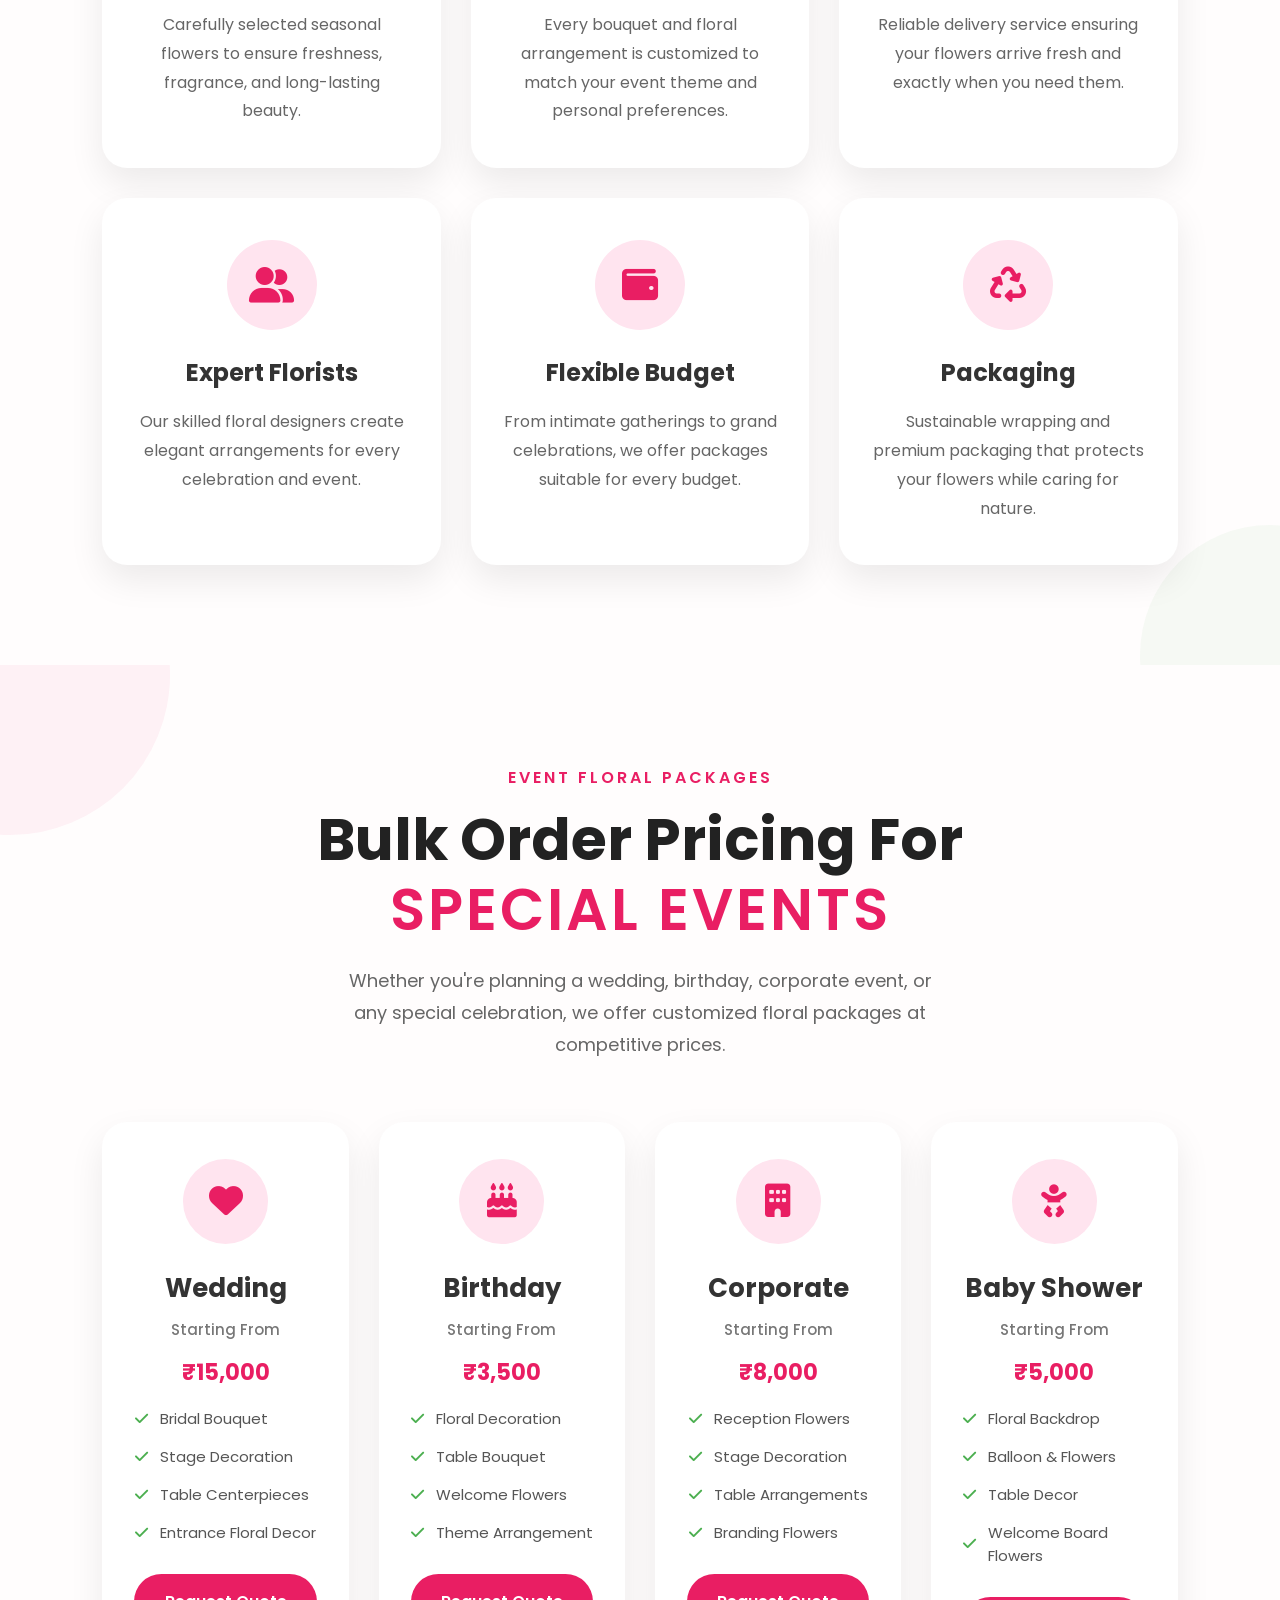
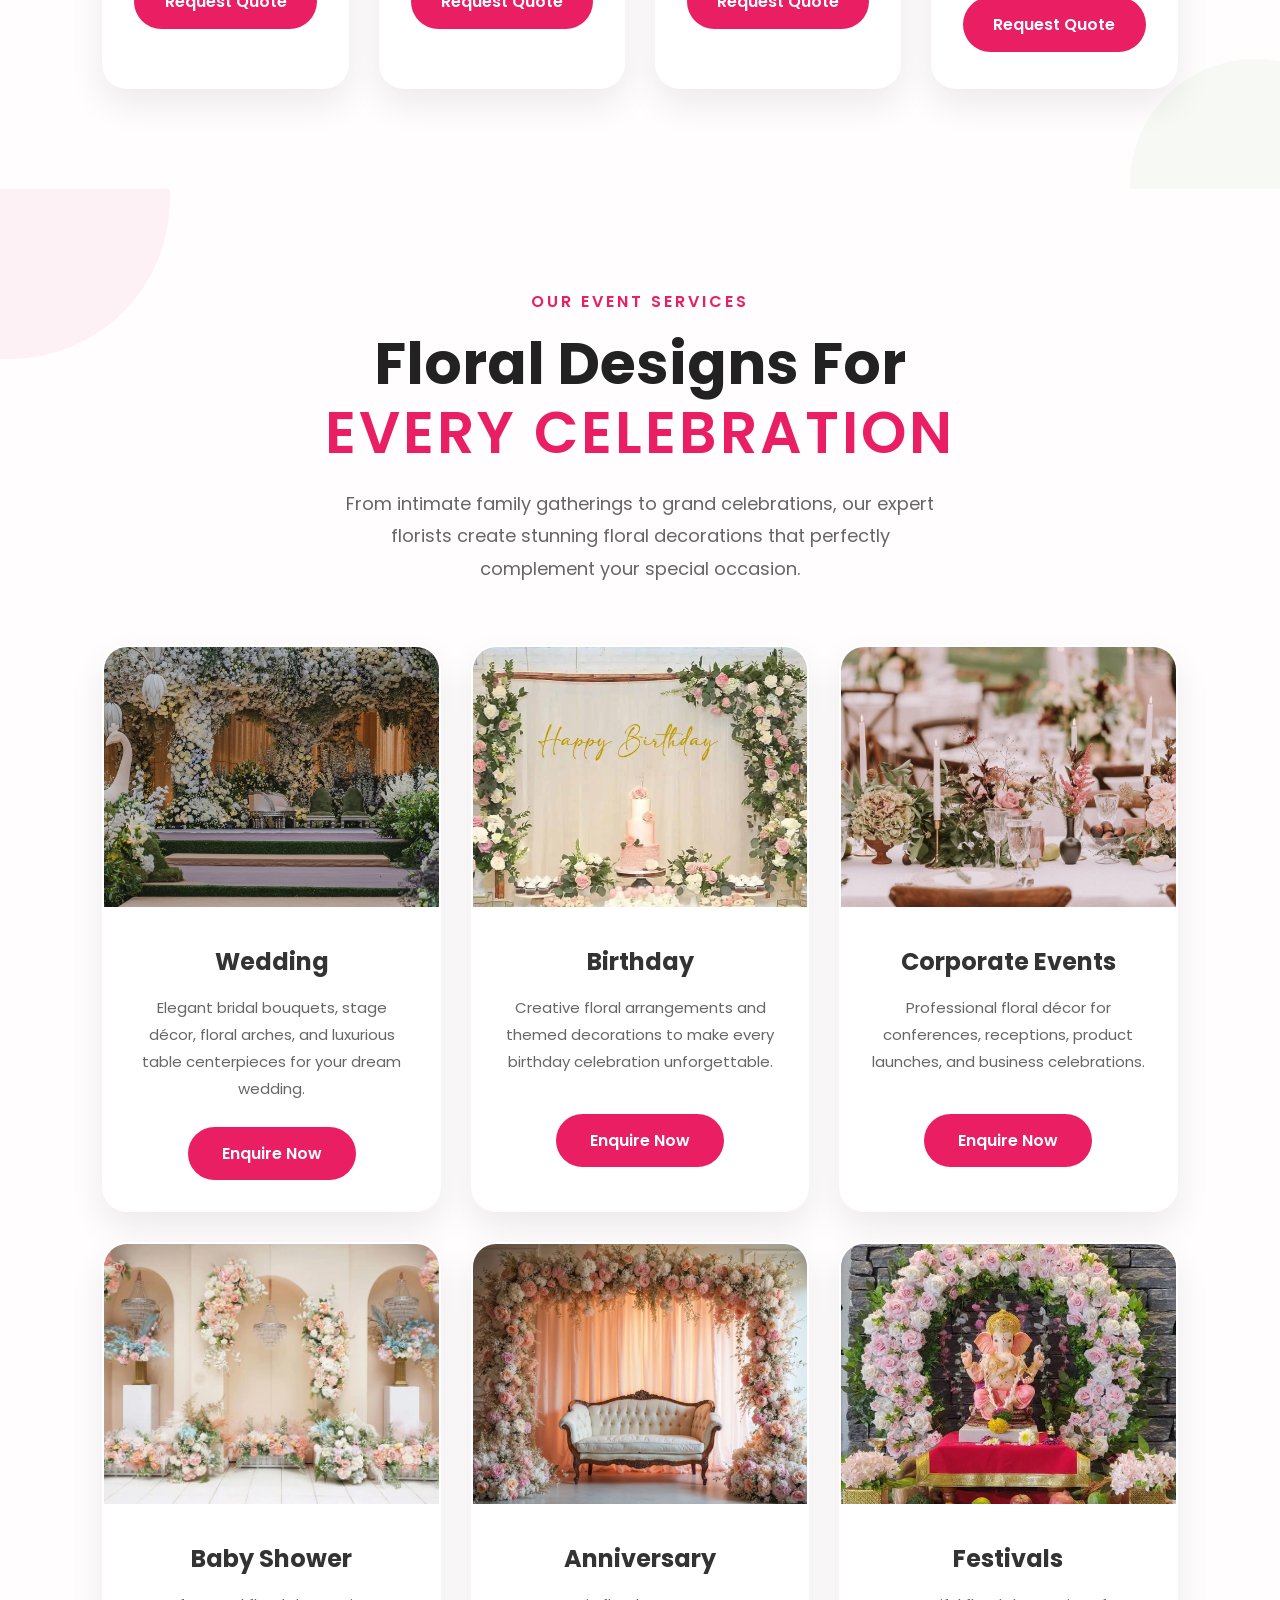
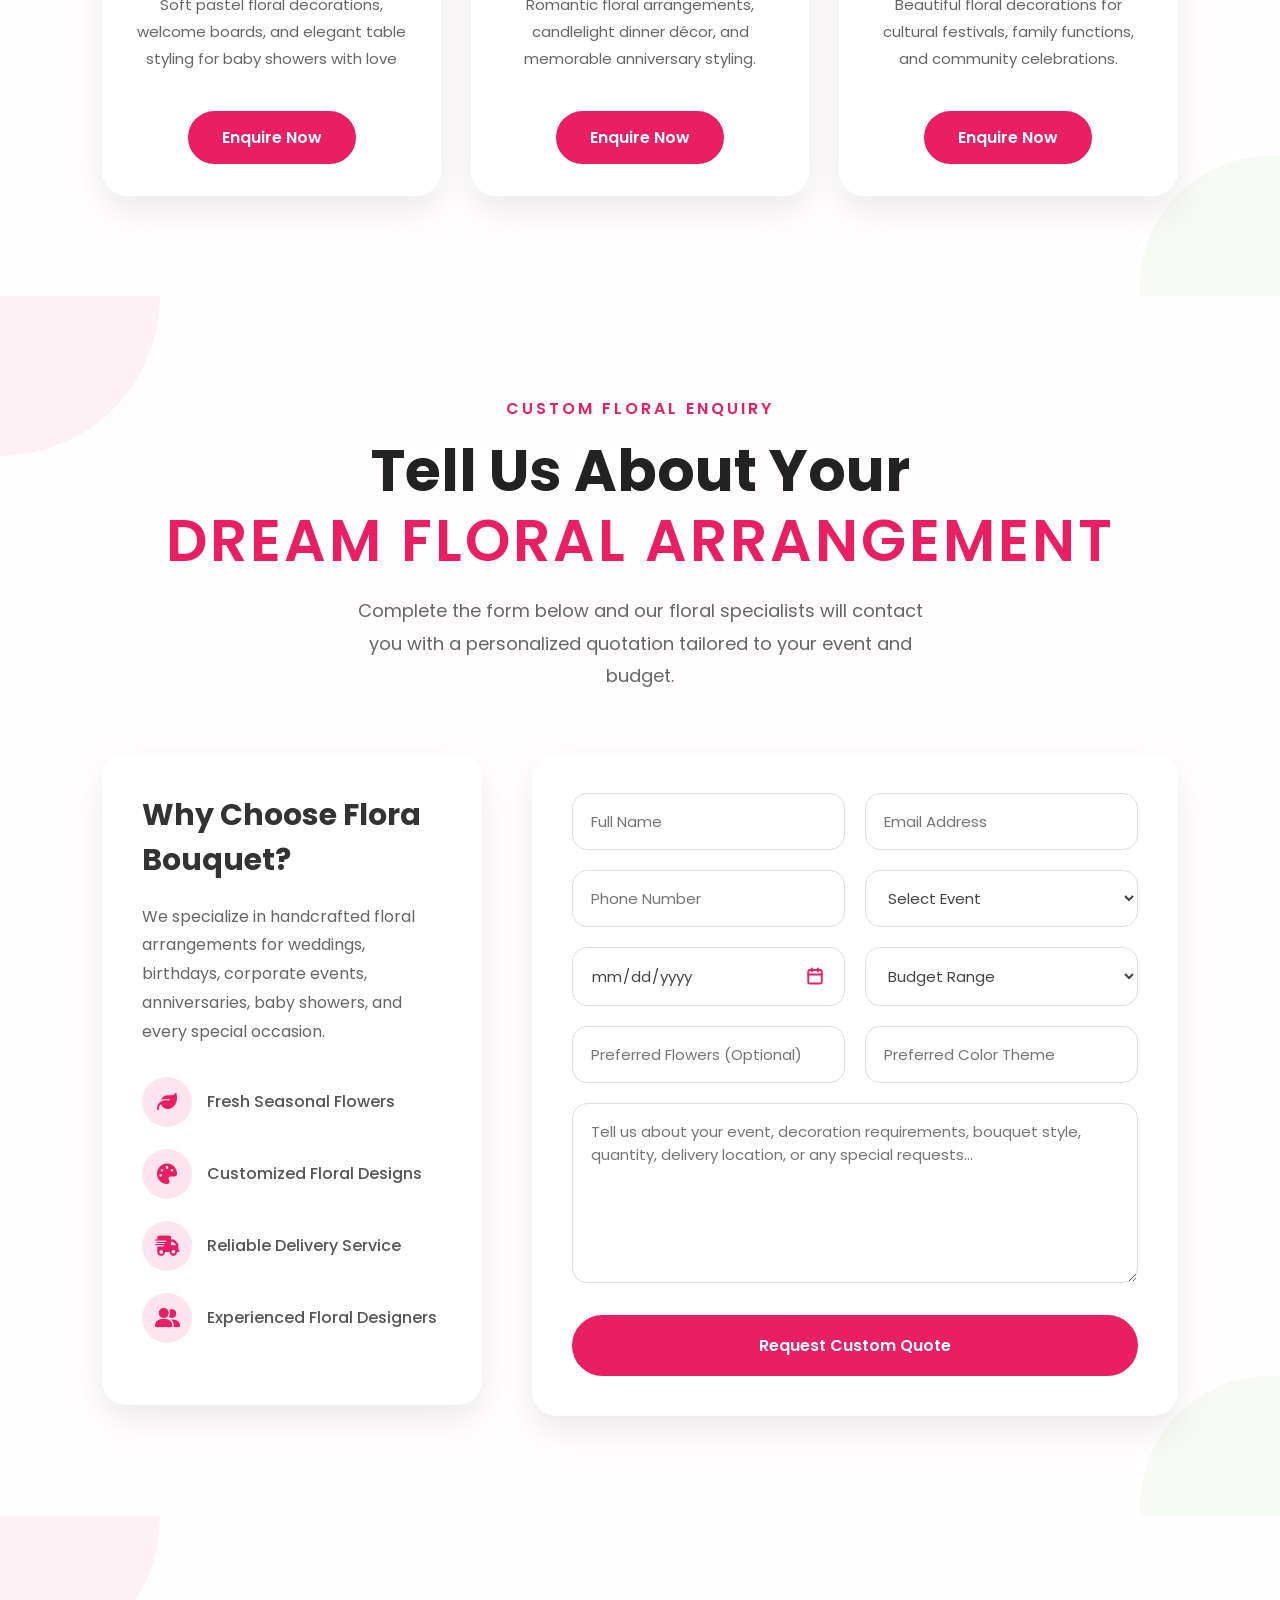
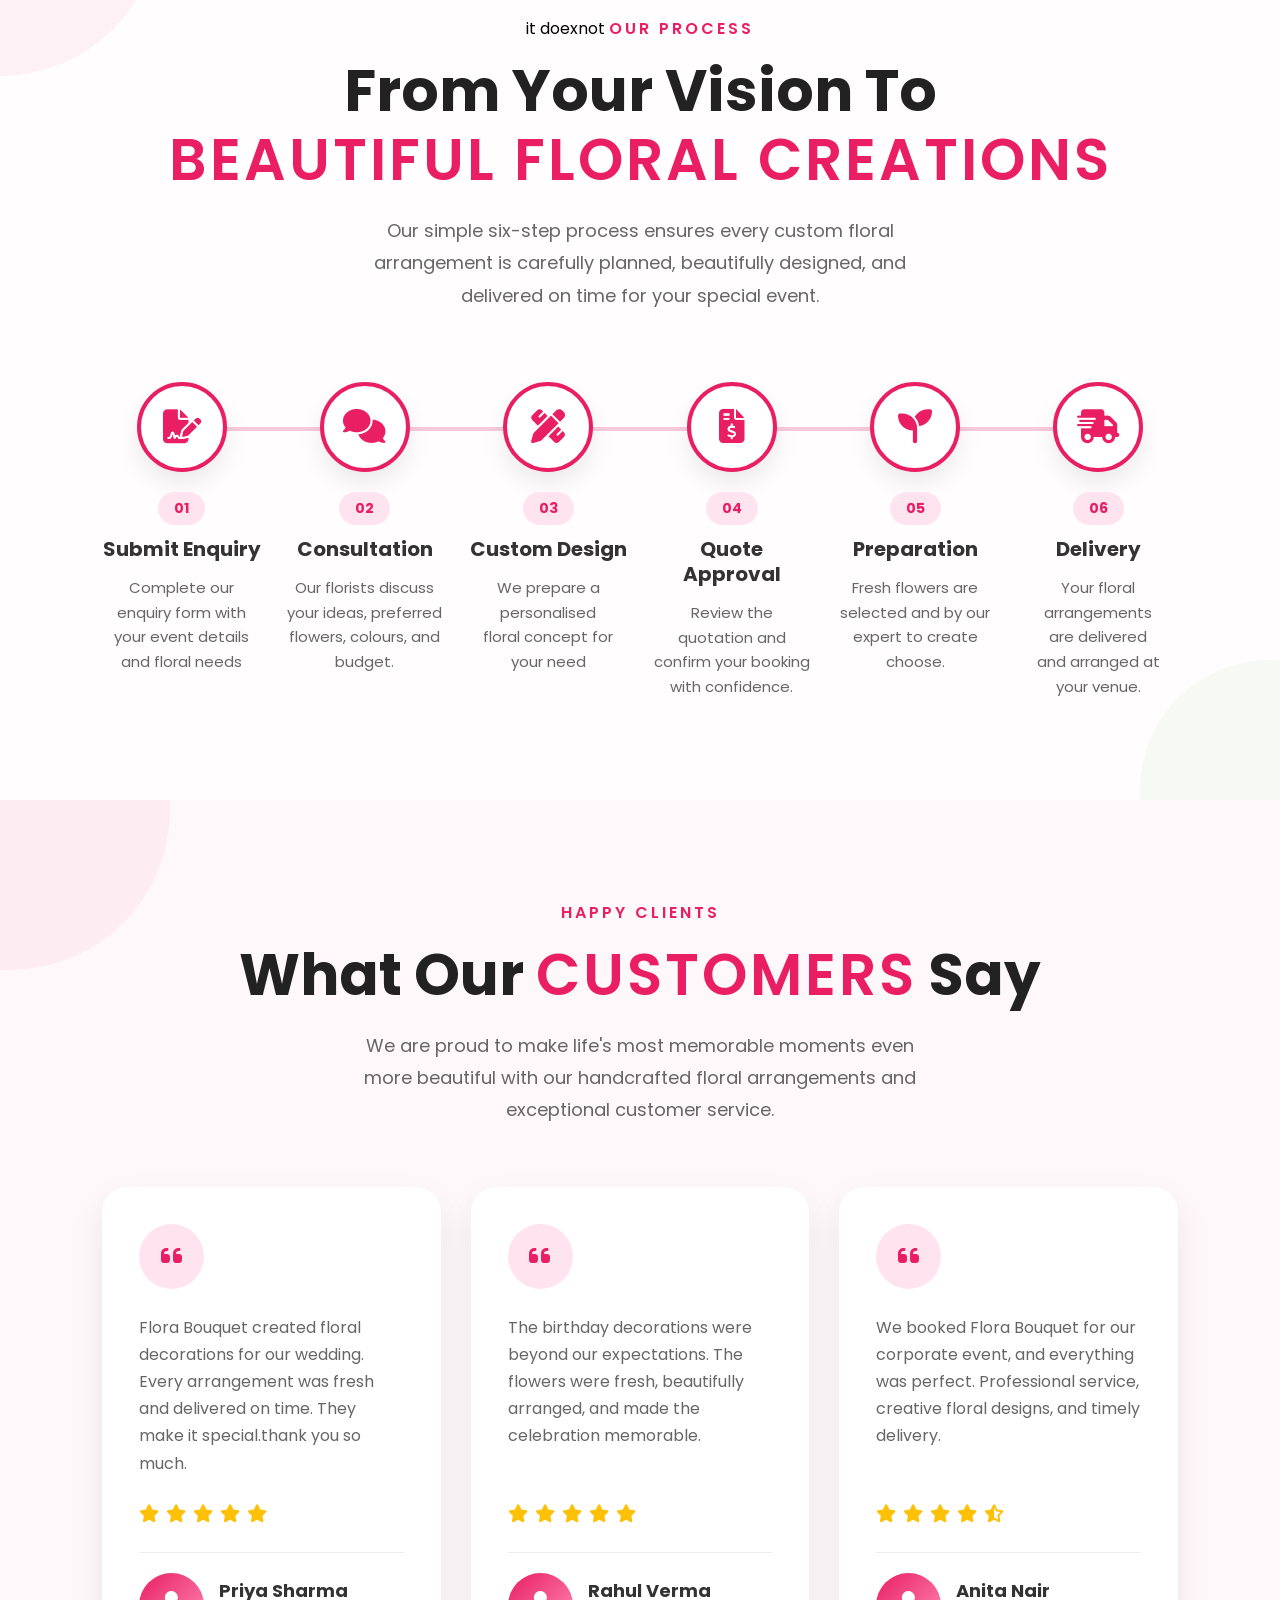
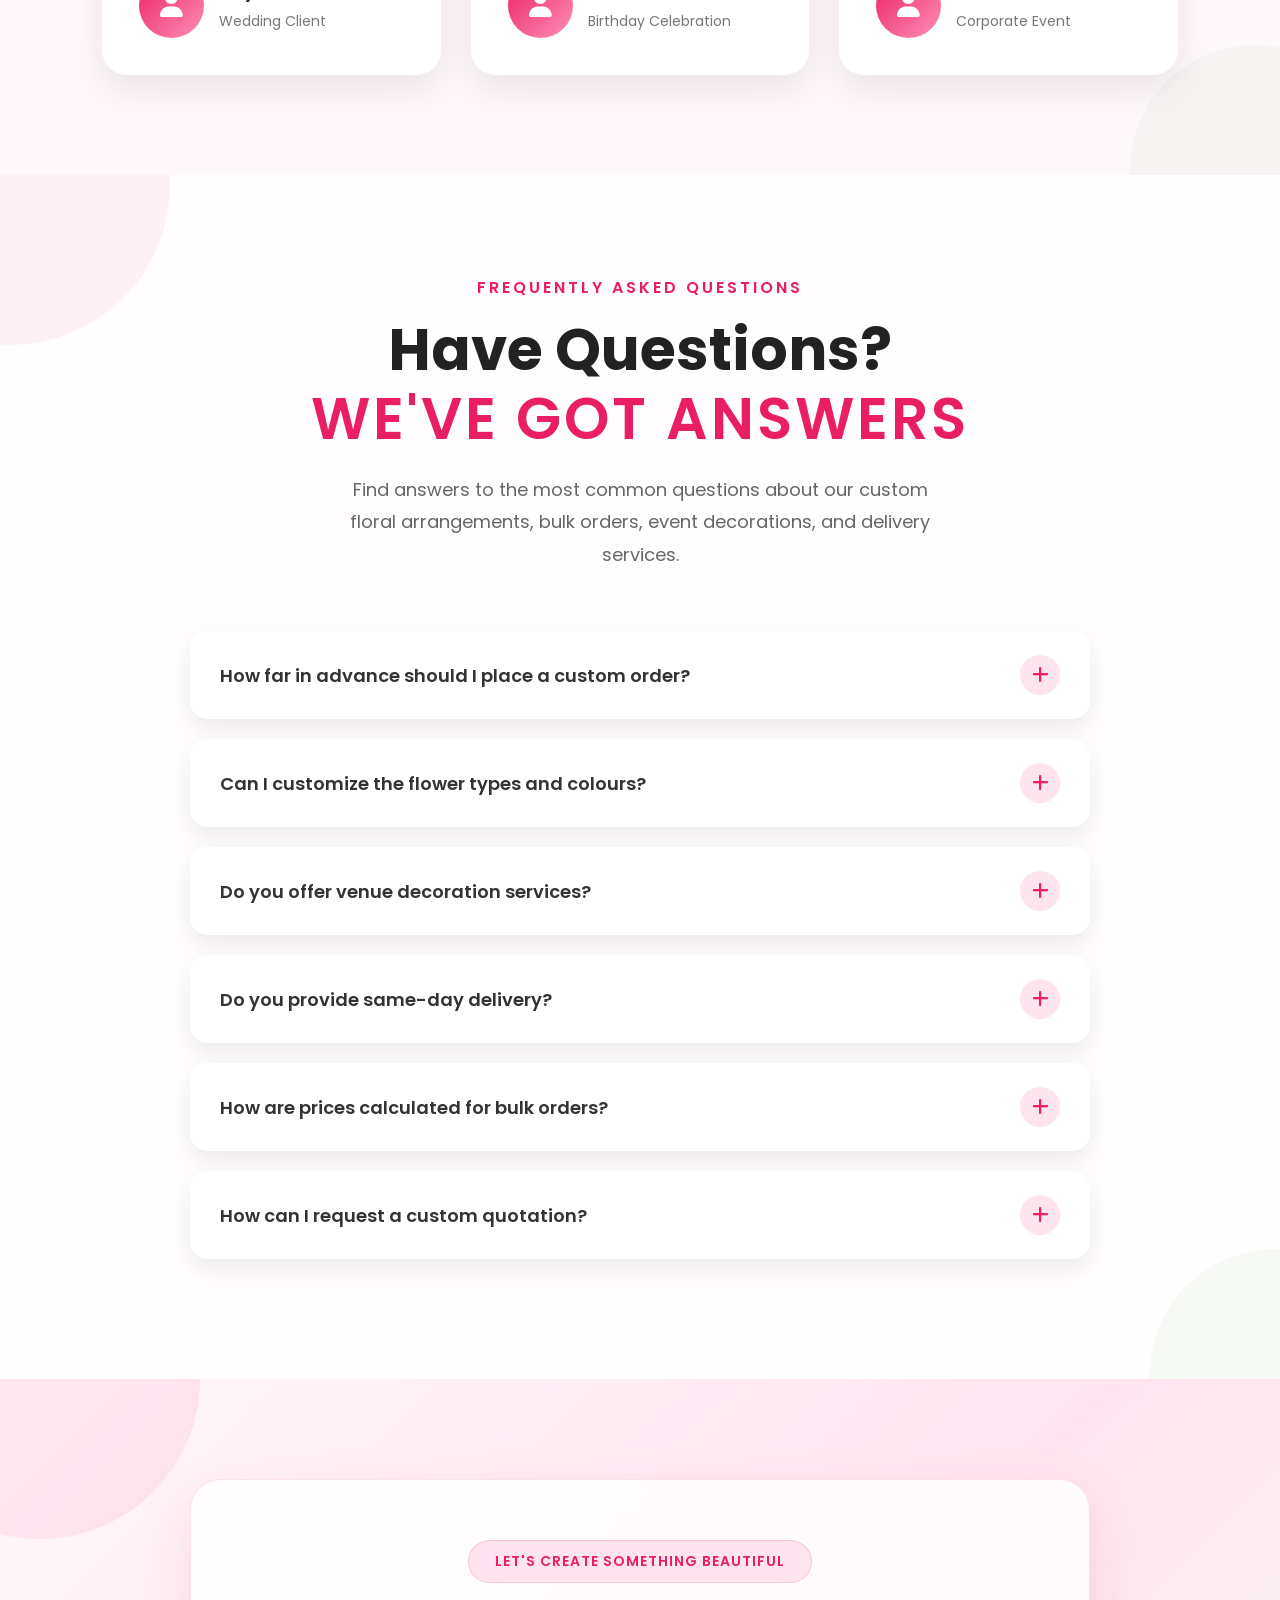
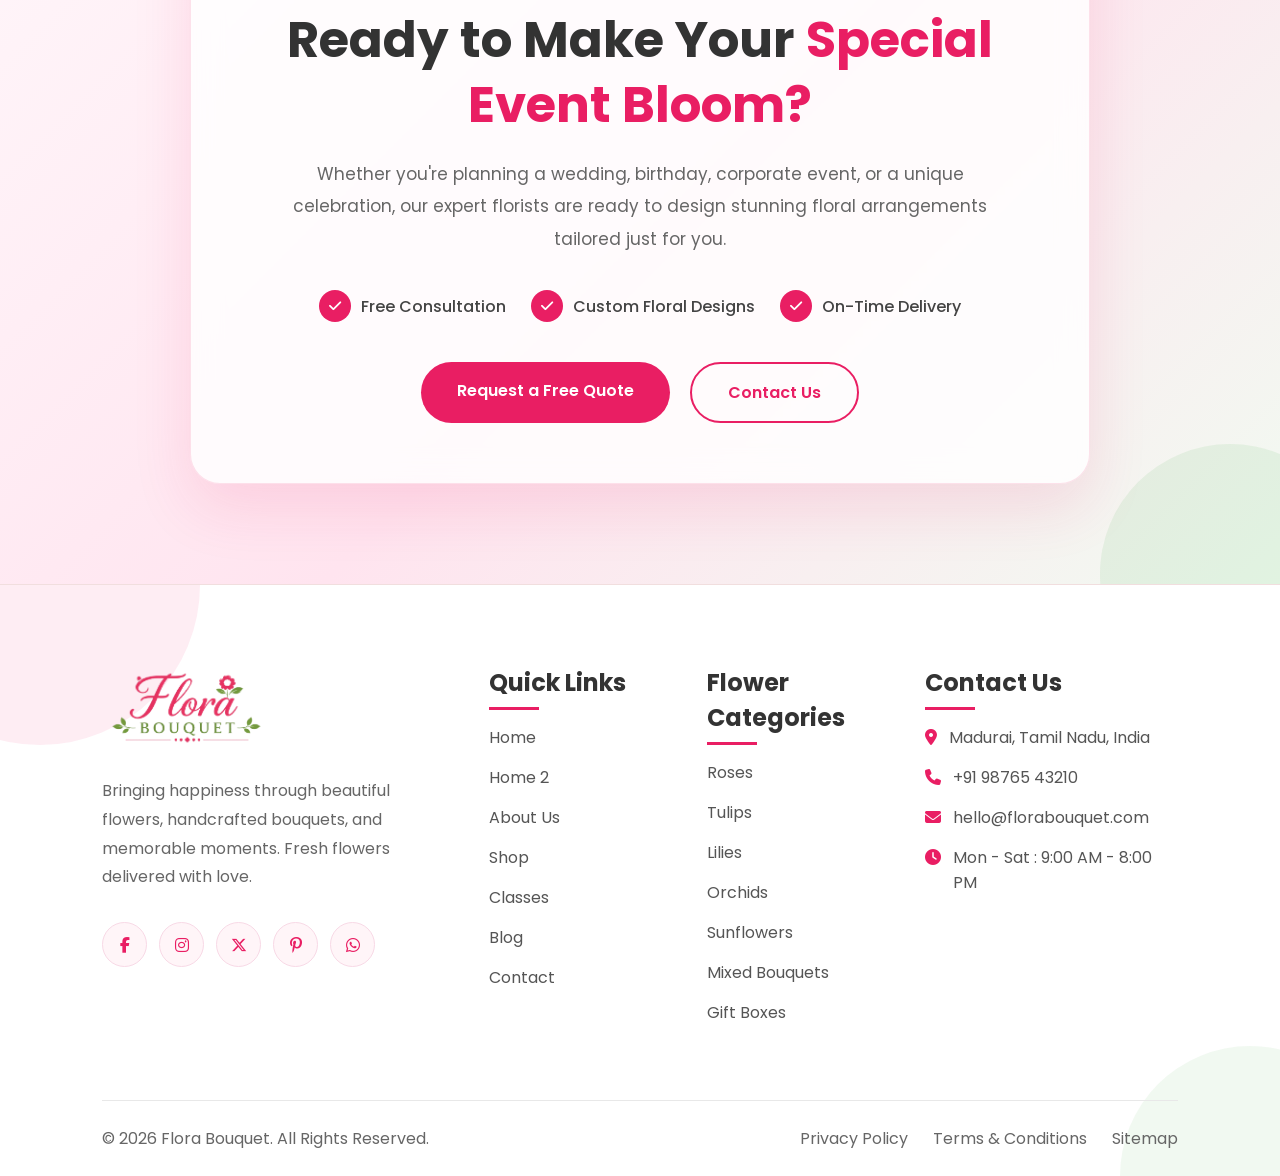
<file: custom-orders.html>
<!DOCTYPE html>
<html lang="en">
<head>

<meta charset="UTF-8">
<meta name="viewport" content="width=device-width, initial-scale=1.0">

<title>Flora Bouquet</title>

<link rel="icon" type="image/png" href="images/logo.png">

<link rel="stylesheet" href="css/style.css">

<link rel="preconnect" href="https://fonts.googleapis.com">
<link rel="preconnect" href="https://fonts.gstatic.com" crossorigin>

<link href="https://fonts.googleapis.com/css2?family=Poppins:wght@300;400;500;600;700&display=swap" rel="stylesheet">

<link rel="stylesheet"
href="https://cdnjs.cloudflare.com/ajax/libs/font-awesome/6.7.2/css/all.min.css"/>

</head>

<body>

<header>

<div class="logo">

<img src="images/logo.png" alt="Logo">

</div>


<nav>

<ul>

<li class="dropdown">

<a href="#">Home <i class="fa-solid fa-angle-down"></i></a>

<ul class="dropdown-menu">

<li><a href="index.html">Home 1</a></li>

<li><a href="home2.html">Home 2</a></li>

</ul>

</li>

<li><a href="about.html">About Us</a></li>

<li><a href="bouquets.html">Bouquets</a></li>

<li><a href="occasions.html">Occasions</a></li>

<li><a href="custom-orders.html">Custom Orders</a></li>

<li><a href="order.html">Order Now</a></li>

<li><a href="contact.html">Contact</a></li>

</ul>

</nav>


<div class="header-right">

<button id="theme-btn">

<i class="fa-solid fa-moon"></i>

</button>

<button id="rtl-btn">

<i class="fa-solid fa-right-left"></i>

</button>

<a href="login.html" class="login-btn">

<i class="fa-regular fa-user"></i>

Login

</a>

</div>

</header>
<!--=========================================
        CUSTOM & BULK ORDER BANNER
==========================================-->

<section class="custom-banner">

    <div class="custom-overlay"></div>

    <div class="container">

        <div class="custom-banner-content">

            <span class="banner-tag">

                CUSTOM & BULK FLORAL ORDERS

            </span>

            <h1>

                Beautiful Flowers,
                <span>Designed Just For You</span>

            </h1>

            <p>

                From intimate celebrations to grand weddings and
                corporate events, our expert florists create custom
                floral arrangements tailored to your style, theme,
                and budget.

            </p>

            <div class="banner-buttons">

                <a href="#enquiry-form" class="primary-btn">

                    Request a Quote

                </a>

                <a href="#bulk-pricing" class="secondary-btn">

                    View Pricing

                </a>

            </div>

            <div class="banner-info">

                <div class="info-box">

                    <i class="fa-solid fa-calendar-check"></i>

                    <span>Event Planning</span>

                </div>

                <div class="info-box">

                    <i class="fa-solid fa-truck-fast"></i>

                    <span>On-Time Delivery</span>

                </div>

                <div class="info-box">

                    <i class="fa-solid fa-hand-holding-heart"></i>

                    <span>Custom Designs</span>

                </div>

            </div>

        </div>

    </div>

</section>
<!--=========================================
        WHY CHOOSE CUSTOM ORDERS
==========================================-->

<section class="why-custom-order">

    <div class="container">

        <!-- Section Title -->

        <div class="section-title">

            <span>WHY CHOOSE US</span>

            <h2>

                Why Choose
                <span>Custom Floral Orders?</span>

            </h2>

            <p>

                Every celebration is unique. Our experienced florists
                create personalized floral arrangements that match your
                style, theme, and budget while ensuring exceptional
                quality and timely delivery.

            </p>

        </div>

        <!-- Feature Cards -->

        <div class="custom-feature-grid">

            <!-- Feature 1 -->

            <div class="custom-feature-card">

                <div class="feature-icon">

                    <i class="fa-solid fa-seedling"></i>

                </div>

                <h3>Fresh Flowers</h3>

                <p>

                    Carefully selected seasonal flowers to ensure
                    freshness, fragrance, and long-lasting beauty.

                </p>

            </div>

            <!-- Feature 2 -->

            <div class="custom-feature-card">

                <div class="feature-icon">

                    <i class="fa-solid fa-palette"></i>

                </div>

                <h3>Designs</h3>

                <p>

                    Every bouquet and floral arrangement is customized
                    to match your event theme and personal preferences.

                </p>

            </div>

            <!-- Feature 3 -->

            <div class="custom-feature-card">

                <div class="feature-icon">

                    <i class="fa-solid fa-truck-fast"></i>

                </div>

                <h3>On-Time Delivery</h3>

                <p>

                    Reliable delivery service ensuring your flowers
                    arrive fresh and exactly when you need them.

                </p>

            </div>

            <!-- Feature 4 -->

            <div class="custom-feature-card">

                <div class="feature-icon">

                    <i class="fa-solid fa-user-group"></i>

                </div>

                <h3>Expert Florists</h3>

                <p>

                    Our skilled floral designers create elegant
                    arrangements for every celebration and event.

                </p>

            </div>

            <!-- Feature 5 -->

            <div class="custom-feature-card">

                <div class="feature-icon">

                    <i class="fa-solid fa-wallet"></i>

                </div>

                <h3>Flexible Budget</h3>

                <p>

                    From intimate gatherings to grand celebrations,
                    we offer packages suitable for every budget.

                </p>

            </div>

            <!-- Feature 6 -->

            <div class="custom-feature-card">

                <div class="feature-icon">

                    <i class="fa-solid fa-recycle"></i>

                </div>

                <h3>Packaging</h3>

                <p>

                    Sustainable wrapping and premium packaging that
                    protects your flowers while caring for nature.

                </p>

            </div>

        </div>

    </div>

</section>
<!--=========================================
        BULK ORDER PRICING
==========================================-->

<section class="bulk-pricing" id="bulk-pricing">

    <div class="container">

        <div class="section-title">

            <span>EVENT FLORAL PACKAGES</span>

            <h2>

                Bulk Order Pricing For
                <span>Special Events</span>

            </h2>

            <p>

                Whether you're planning a wedding, birthday,
                corporate event, or any special celebration,
                we offer customized floral packages at
                competitive prices.

            </p>

        </div>

        <div class="pricing-grid">

            <!-- Wedding -->

            <div class="pricing-card">

                <div class="pricing-icon">

                    <i class="fa-solid fa-heart"></i>

                </div>

                <h3>Wedding</h3>

                <h4>Starting From</h4>

                <div class="price">

                    ₹15,000

                </div>

                <ul>

                    <li><i class="fa-solid fa-check"></i> Bridal Bouquet</li>

                    <li><i class="fa-solid fa-check"></i> Stage Decoration</li>

                    <li><i class="fa-solid fa-check"></i> Table Centerpieces</li>

                    <li><i class="fa-solid fa-check"></i> Entrance Floral Decor</li>

                </ul>

                <a href="#enquiry-form" class="pricing-btn">

                    Request Quote

                </a>

            </div>

            <!-- Birthday -->

            <div class="pricing-card">

                <div class="pricing-icon">

                    <i class="fa-solid fa-cake-candles"></i>

                </div>

                <h3>Birthday</h3>

                <h4>Starting From</h4>

                <div class="price">

                    ₹3,500

                </div>

                <ul>

                    <li><i class="fa-solid fa-check"></i> Floral Decoration</li>

                    <li><i class="fa-solid fa-check"></i> Table Bouquet</li>

                    <li><i class="fa-solid fa-check"></i> Welcome Flowers</li>

                    <li><i class="fa-solid fa-check"></i> Theme Arrangement</li>

                </ul>

                <a href="#enquiry-form" class="pricing-btn">

                    Request Quote

                </a>

            </div>

            <!-- Corporate -->

            <div class="pricing-card">

                <div class="pricing-icon">

                    <i class="fa-solid fa-building"></i>

                </div>

                <h3>Corporate</h3>

                <h4>Starting From</h4>

                <div class="price">

                    ₹8,000

                </div>

                <ul>

                    <li><i class="fa-solid fa-check"></i> Reception Flowers</li>

                    <li><i class="fa-solid fa-check"></i> Stage Decoration</li>

                    <li><i class="fa-solid fa-check"></i> Table Arrangements</li>

                    <li><i class="fa-solid fa-check"></i> Branding Flowers</li>

                </ul>

                <a href="#enquiry-form" class="pricing-btn">

                    Request Quote

                </a>

            </div>

            <!-- Baby Shower -->

            <div class="pricing-card">

                <div class="pricing-icon">

                    <i class="fa-solid fa-baby"></i>

                </div>

                <h3>Baby Shower</h3>

                <h4>Starting From</h4>

                <div class="price">

                    ₹5,000

                </div>

                <ul>

                    <li><i class="fa-solid fa-check"></i> Floral Backdrop</li>

                    <li><i class="fa-solid fa-check"></i> Balloon & Flowers</li>

                    <li><i class="fa-solid fa-check"></i> Table Decor</li>

                    <li><i class="fa-solid fa-check"></i> Welcome Board Flowers</li>

                </ul>

                <a href="#enquiry-form" class="pricing-btn">

                    Request Quote

                </a>

            </div>

        </div>

    </div>

</section>
<!--=========================================
            OUR EVENT SERVICES
==========================================-->

<section class="event-services">

    <div class="container">

        <!-- Section Title -->

        <div class="section-title">

            <span>OUR EVENT SERVICES</span>

            <h2>

                Floral Designs For
                <span>Every Celebration</span>

            </h2>

            <p>

                From intimate family gatherings to grand celebrations,
                our expert florists create stunning floral decorations
                that perfectly complement your special occasion.

            </p>

        </div>

        <div class="services-grid">

            <!-- Wedding -->

            <div class="service-card">

                <div class="service-image">

                    <img src="images/wedding-service.jpg" alt="Wedding Floral Decoration">

                </div>

                <div class="service-content">

                    <h3>Wedding</h3>

                    <p>

                        Elegant bridal bouquets, stage décor,
                        floral arches, and luxurious table
                        centerpieces for your dream wedding.

                    </p>

                    <a href="#enquiry-form" class="service-btn">

                        Enquire Now

                    </a>

                </div>

            </div>

            <!-- Birthday -->

            <div class="service-card">

                <div class="service-image">

                    <img src="images/birthday-service.jpg" alt="Birthday Decoration">

                </div>

                <div class="service-content">

                    <h3>Birthday</h3>

                    <p>

                        Creative floral arrangements and themed
                        decorations to make every birthday
                        celebration unforgettable.

                    </p>

                    <a href="#enquiry-form" class="service-btn">

                        Enquire Now

                    </a>

                </div>

            </div>

            <!-- Corporate -->

            <div class="service-card">

                <div class="service-image">

                    <img src="images/corporate-service.jpg" alt="Corporate Event">

                </div>

                <div class="service-content">

                    <h3>Corporate Events</h3>

                    <p>

                        Professional floral décor for conferences,
                        receptions, product launches, and
                        business celebrations.

                    </p>

                    <a href="#enquiry-form" class="service-btn">

                        Enquire Now

                    </a>

                </div>

            </div>

            <!-- Baby Shower -->

            <div class="service-card">

                <div class="service-image">

                    <img src="images/babyshower-service.jpg" alt="Baby Shower">

                </div>

                <div class="service-content">

                    <h3>Baby Shower</h3>

                    <p>

                        Soft pastel floral decorations,
                        welcome boards, and elegant table
                        styling for baby showers with love

                    </p>

                    <a href="#enquiry-form" class="service-btn">

                        Enquire Now

                    </a>

                </div>

            </div>

            <!-- Anniversary -->

            <div class="service-card">

                <div class="service-image">

                    <img src="images/anniversary-service.jpg" alt="Anniversary Decoration">

                </div>

                <div class="service-content">

                    <h3>Anniversary</h3>

                    <p>

                        Romantic floral arrangements,
                        candlelight dinner décor, and
                        memorable anniversary styling.

                    </p>

                    <a href="#enquiry-form" class="service-btn">

                        Enquire Now

                    </a>

                </div>

            </div>

            <!-- Festival -->

            <div class="service-card">

                <div class="service-image">

                    <img src="images/festival-service.jpg" alt="Festival Decoration">

                </div>

                <div class="service-content">

                    <h3>Festivals</h3>

                    <p>

                        Beautiful floral decorations for
                        cultural festivals, family functions,
                        and community celebrations.

                    </p>

                    <a href="#enquiry-form" class="service-btn">

                        Enquire Now

                    </a>

                </div>

            </div>

        </div>

    </div>

</section>
<!--=========================================
        CUSTOM ARRANGEMENT ENQUIRY
==========================================-->

<section class="enquiry-form" id="enquiry-form">

    <div class="container">

        <div class="section-title">

            <span>CUSTOM FLORAL ENQUIRY</span>

            <h2>

                Tell Us About Your
                <span>Dream Floral Arrangement</span>

            </h2>

            <p>

                Complete the form below and our floral specialists
                will contact you with a personalized quotation
                tailored to your event and budget.

            </p>

        </div>

        <div class="enquiry-wrapper">

            <!-- Left Side -->

            <div class="enquiry-info">

                <h3>Why Choose Flora Bouquet?</h3>

                <p>

                    We specialize in handcrafted floral arrangements
                    for weddings, birthdays, corporate events,
                    anniversaries, baby showers, and every special
                    occasion.

                </p>

                <div class="info-item">

                    <i class="fa-solid fa-leaf"></i>

                    <span>Fresh Seasonal Flowers</span>

                </div>

                <div class="info-item">

                    <i class="fa-solid fa-palette"></i>

                    <span>Customized Floral Designs</span>

                </div>

                <div class="info-item">

                    <i class="fa-solid fa-truck-fast"></i>

                    <span>Reliable Delivery Service</span>

                </div>

                <div class="info-item">

                    <i class="fa-solid fa-user-group"></i>

                    <span>Experienced Floral Designers</span>

                </div>

            </div>

            <!-- Right Side -->

            <form class="custom-form">

                <div class="form-group">

                    <input
                        type="text"
                        placeholder="Full Name"
                        required
                    >

                    <input
                        type="email"
                        placeholder="Email Address"
                        required
                    >

                </div>

                <div class="form-group">

                    <input
                        type="tel"
                        placeholder="Phone Number"
                        required
                    >

                    <select required>

                        <option selected disabled>

                            Select Event

                        </option>

                        <option>Wedding</option>

                        <option>Birthday</option>

                        <option>Anniversary</option>

                        <option>Baby Shower</option>

                        <option>Corporate Event</option>

                        <option>Festival</option>

                        <option>Other</option>

                    </select>

                </div>

                <div class="form-group">

                    <input
                        type="date"
                        required
                    >

                    <select required>

                        <option selected disabled>

                            Budget Range

                        </option>

                        <option>Below ₹5,000</option>

                        <option>₹5,000 - ₹10,000</option>

                        <option>₹10,000 - ₹25,000</option>

                        <option>Above ₹25,000</option>

                    </select>

                </div>

                <div class="form-group">

                    <input
                        type="text"
                        placeholder="Preferred Flowers (Optional)"
                    >

                    <input
                        type="text"
                        placeholder="Preferred Color Theme"
                    >

                </div>

                <textarea
                    rows="6"
                    placeholder="Tell us about your event, decoration requirements, bouquet style, quantity, delivery location, or any special requests..."
                ></textarea>

                <button type="submit">

                    Request Custom Quote

                </button>

            </form>

        </div>

    </div>

</section>
<!--=========================================
            OUR PROCESS
==========================================-->

<section class="our-process">

    <div class="container">

        <!-- Section Title -->

        <div class="section-title">it doexnot

            <span>OUR PROCESS</span>

            <h2>

                From Your Vision To
                <span>Beautiful Floral Creations</span>

            </h2>

            <p>

                Our simple six-step process ensures every custom
                floral arrangement is carefully planned, beautifully
                designed, and delivered on time for your special event.

            </p>

        </div>

        <!-- Timeline -->

        <div class="process-timeline">

            <!-- Step 1 -->

            <div class="process-step">

                <div class="step-circle">

                    <i class="fa-solid fa-file-signature"></i>

                </div>

                <div class="step-number">01</div>

                <h3>Submit Enquiry</h3>

                <p>

                    Complete our enquiry 
                    form with your event 
                    details and floral needs

                </p>

            </div>

            <!-- Step 2 -->

            <div class="process-step">

                <div class="step-circle">

                    <i class="fa-solid fa-comments"></i>

                </div>

                <div class="step-number">02</div>

                <h3>Consultation</h3>

                <p>

                    Our florists discuss 
                    your ideas, preferred 
                    flowers, colours, 
                    and budget.

                </p>

            </div>

            <!-- Step 3 -->

            <div class="process-step">

                <div class="step-circle">

                    <i class="fa-solid fa-pencil-ruler"></i>

                </div>

                <div class="step-number">03</div>

                <h3>Custom Design</h3>

                <p>

                    We prepare a 
                    personalised floral 
                    concept for your need

                </p>

            </div>

            <!-- Step 4 -->

            <div class="process-step">

                <div class="step-circle">

                    <i class="fa-solid fa-file-invoice-dollar"></i>

                </div>

                <div class="step-number">04</div>

                <h3>Quote Approval</h3>

                <p>

                    Review the quotation 
                    and confirm your 
                    booking with 
                    confidence.

                </p>

            </div>

            <!-- Step 5 -->

            <div class="process-step">

                <div class="step-circle">

                    <i class="fa-solid fa-seedling"></i>

                </div>

                <div class="step-number">05</div>

                <h3>Preparation</h3>

                <p>

                    Fresh flowers are selected and by our expert to create  choose.

                </p>

            </div>

            <!-- Step 6 -->

            <div class="process-step">

                <div class="step-circle">

                    <i class="fa-solid fa-truck-fast"></i>

                </div>

                <div class="step-number">06</div>

                <h3>Delivery</h3>

                <p>

                    Your floral 
                    arrangements are 
                    delivered and arranged 
                    at your venue.

                </p>

            </div>

        </div>

    </div>

</section>
<!--=========================================
            CUSTOMER TESTIMONIALS
==========================================-->

<section class="testimonials custom-testimonials">

    <div class="container">

        <!-- Section Heading -->

        <div class="section-title">

            <span>HAPPY CLIENTS</span>

            <h2>

                What Our
                <span>Customers</span>
                Say

            </h2>

            <p>

                We are proud to make life's most memorable moments
                even more beautiful with our handcrafted floral
                arrangements and exceptional customer service.

            </p>

        </div>

        <!-- Testimonials -->

        <div class="testimonial-grid">

            <!-- Testimonial 1 -->

            <div class="testimonial-card">

                <div class="quote-icon">

                    <i class="fa-solid fa-quote-left"></i>

                </div>

                <p>

                    Flora Bouquet created floral decorations
                    for our wedding. Every arrangement was 
                    fresh and delivered on time. They make it special.thank you so much.

                </p>

                <div class="stars">

                    <i class="fa-solid fa-star"></i>
                    <i class="fa-solid fa-star"></i>
                    <i class="fa-solid fa-star"></i>
                    <i class="fa-solid fa-star"></i>
                    <i class="fa-solid fa-star"></i>

                </div>

                <div class="client">

                    <div class="client-avatar">

                        <i class="fa-solid fa-user"></i>

                    </div>

                    <div class="client-info">

                        <h4>Priya Sharma</h4>

                        <span>Wedding Client</span>

                    </div>

                </div>

            </div>

            <!-- Testimonial 2 -->

            <div class="testimonial-card">

                <div class="quote-icon">

                    <i class="fa-solid fa-quote-left"></i>

                </div>

                <p>

                    The birthday decorations were beyond our
                    expectations. The flowers were fresh,
                    beautifully arranged, and made the celebration
                    memorable.

                </p>

                <div class="stars">

                    <i class="fa-solid fa-star"></i>
                    <i class="fa-solid fa-star"></i>
                    <i class="fa-solid fa-star"></i>
                    <i class="fa-solid fa-star"></i>
                    <i class="fa-solid fa-star"></i>

                </div>

                <div class="client">

                    <div class="client-avatar">

                        <i class="fa-solid fa-user"></i>

                    </div>

                    <div class="client-info">

                        <h4>Rahul Verma</h4>

                        <span>Birthday Celebration</span>

                    </div>

                </div>

            </div>

            <!-- Testimonial 3 -->

            <div class="testimonial-card">

                <div class="quote-icon">

                    <i class="fa-solid fa-quote-left"></i>

                </div>

                <p>

                    We booked Flora Bouquet for our corporate event,
                    and everything was perfect. Professional service,
                    creative floral designs, and timely delivery.

                </p>

                <div class="stars">

                    <i class="fa-solid fa-star"></i>
                    <i class="fa-solid fa-star"></i>
                    <i class="fa-solid fa-star"></i>
                    <i class="fa-solid fa-star"></i>
                    <i class="fa-solid fa-star-half-stroke"></i>

                </div>

                <div class="client">

                    <div class="client-avatar">

                        <i class="fa-solid fa-user"></i>

                    </div>

                    <div class="client-info">

                        <h4>Anita Nair</h4>

                        <span>Corporate Event</span>

                    </div>

                </div>

            </div>

        </div>

    </div>

</section>
<!--=========================================
            FREQUENTLY ASKED QUESTIONS
==========================================-->

<section class="faq">

    <div class="container">

        <!-- Section Title -->

        <div class="section-title">

            <span>FREQUENTLY ASKED QUESTIONS</span>

            <h2>

                Have Questions?
                <span>We've Got Answers</span>

            </h2>

            <p>

                Find answers to the most common questions about
                our custom floral arrangements, bulk orders,
                event decorations, and delivery services.

            </p>

        </div>

        <div class="faq-wrapper">

            <!-- FAQ 1 -->

            <div class="faq-item">

                <button class="faq-question">

                    <span>How far in advance should I place a custom order?</span>

                    <i class="fa-solid fa-plus"></i>

                </button>

                <div class="faq-answer">

                    <p>

                        We recommend placing your order at least
                        7–14 days in advance. For weddings and
                        large events, booking 3–6 weeks earlier
                        ensures the best flower availability.

                    </p>

                </div>

            </div>

            <!-- FAQ 2 -->

            <div class="faq-item">

                <button class="faq-question">

                    <span>Can I customize the flower types and colours?</span>

                    <i class="fa-solid fa-plus"></i>

                </button>

                <div class="faq-answer">

                    <p>

                        Yes! Every arrangement can be customized
                        based on your preferred flowers, colours,
                        event theme, and personal style.

                    </p>

                </div>

            </div>

            <!-- FAQ 3 -->

            <div class="faq-item">

                <button class="faq-question">

                    <span>Do you offer venue decoration services?</span>

                    <i class="fa-solid fa-plus"></i>

                </button>

                <div class="faq-answer">

                    <p>

                        Yes. We provide complete floral decoration
                        services for weddings, birthdays, corporate
                        events, anniversaries, and other celebrations.

                    </p>

                </div>

            </div>

            <!-- FAQ 4 -->

            <div class="faq-item">

                <button class="faq-question">

                    <span>Do you provide same-day delivery?</span>

                    <i class="fa-solid fa-plus"></i>

                </button>

                <div class="faq-answer">

                    <p>

                        Same-day delivery is available for selected
                        bouquets, depending on stock availability
                        and your delivery location.

                    </p>

                </div>

            </div>

            <!-- FAQ 5 -->

            <div class="faq-item">

                <button class="faq-question">

                    <span>How are prices calculated for bulk orders?</span>

                    <i class="fa-solid fa-plus"></i>

                </button>

                <div class="faq-answer">

                    <p>

                        Pricing depends on the flower varieties,
                        quantity, decoration size, event location,
                        and customization requirements.

                    </p>

                </div>

            </div>

            <!-- FAQ 6 -->

            <div class="faq-item">

                <button class="faq-question">

                    <span>How can I request a custom quotation?</span>

                    <i class="fa-solid fa-plus"></i>

                </button>

                <div class="faq-answer">

                    <p>

                        Simply complete our Custom Arrangement
                        Enquiry Form, and our floral specialists
                        will contact you with a personalized quote.

                    </p>

                </div>

            </div>

        </div>

    </div>

</section>
<!--=========================================
            CALL TO ACTION
==========================================-->

<section class="custom-cta">

    <div class="container">

        <div class="cta-content">

            <span class="cta-tag">

                LET'S CREATE SOMETHING BEAUTIFUL

            </span>

            <h2>

                Ready to Make Your
                <span>Special Event Bloom?</span>

            </h2>

            <p>

                Whether you're planning a wedding, birthday,
                corporate event, or a unique celebration, our
                expert florists are ready to design stunning
                floral arrangements tailored just for you.

            </p>

            <div class="cta-features">

                <div class="cta-feature">

                    <i class="fa-solid fa-check"></i>

                    <span>Free Consultation</span>

                </div>

                <div class="cta-feature">

                    <i class="fa-solid fa-check"></i>

                    <span>Custom Floral Designs</span>

                </div>

                <div class="cta-feature">

                    <i class="fa-solid fa-check"></i>

                    <span>On-Time Delivery</span>

                </div>

            </div>

            <div class="cta-buttons">

                <a href="#enquiry-form" class="cta-btn-primary">

                    Request a Free Quote

                </a>

                <a href="contact.html" class="cta-btn-secondary">

                    Contact Us

                </a>

            </div>

        </div>

    </div>

</section>
















<!--=========================================
                FOOTER
==========================================-->

<footer class="footer">

    <div class="footer-container">

        <!-- Column 1 -->

        <div class="footer-col">

            <div class="footer-logo">

                <img src="images/logo.png" alt="Flora Bouquet">

            </div>

            <p>
                Bringing happiness through beautiful flowers,
                handcrafted bouquets, and memorable moments.
                Fresh flowers delivered with love.
            </p>

            <div class="social-links">

                <a href="#"><i class="fa-brands fa-facebook-f"></i></a>

                <a href="#"><i class="fa-brands fa-instagram"></i></a>

                <a href="#"><i class="fa-brands fa-x-twitter"></i></a>

                <a href="#"><i class="fa-brands fa-pinterest-p"></i></a>

                <a href="#"><i class="fa-brands fa-whatsapp"></i></a>

            </div>

        </div>

        <!-- Column 2 -->

        <div class="footer-col">

            <h3>Quick Links</h3>

            <ul>

                <li><a href="#">Home</a></li>

                <li><a href="#">Home 2</a></li>

                <li><a href="#">About Us</a></li>

                <li><a href="#">Shop</a></li>

                <li><a href="#">Classes</a></li>

                <li><a href="#">Blog</a></li>

                <li><a href="#">Contact</a></li>

            </ul>

        </div>

        <!-- Column 3 -->

        <div class="footer-col">

            <h3>Flower Categories</h3>

            <ul>

                <li><a href="#">Roses</a></li>

                <li><a href="#">Tulips</a></li>

                <li><a href="#">Lilies</a></li>

                <li><a href="#">Orchids</a></li>

                <li><a href="#">Sunflowers</a></li>

                <li><a href="#">Mixed Bouquets</a></li>

                <li><a href="#">Gift Boxes</a></li>

            </ul>

        </div>

        <!-- Column 4 -->

        <div class="footer-col">

            <h3>Contact Us</h3>

            <ul class="contact-info">

                <li>

                    <i class="fa-solid fa-location-dot"></i>

                    Madurai, Tamil Nadu, India

                </li>

                <li>

                    <i class="fa-solid fa-phone"></i>

                    +91 98765 43210

                </li>

                <li>

                    <i class="fa-solid fa-envelope"></i>

                    hello@florabouquet.com

                </li>

                <li>

                    <i class="fa-solid fa-clock"></i>

                    Mon - Sat : 9:00 AM - 8:00 PM

                </li>

            </ul>

        </div>

    </div>

    <!-- Footer Bottom -->

    <div class="footer-bottom">

        <p>

            © 2026 Flora Bouquet. All Rights Reserved.

        </p>

        <div class="footer-links">

            <a href="#">Privacy Policy</a>

            <a href="#">Terms & Conditions</a>

            <a href="#">Sitemap</a>

        </div>

    </div>

</footer>

<script src="jss/script.js"></script>

</body>

</html>
</file>
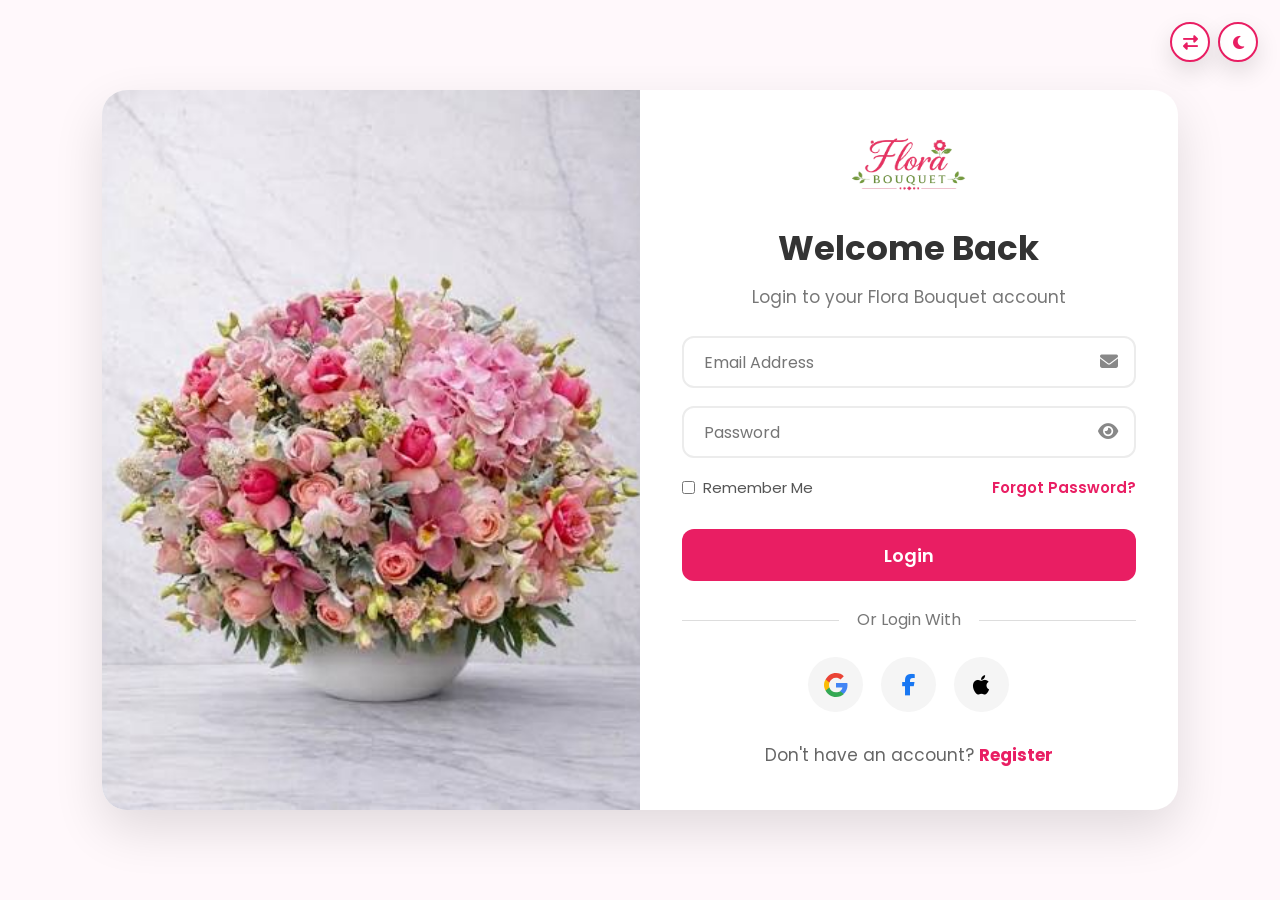
<file: login.html>
<!DOCTYPE html>
<html lang="en">
<head>

<meta charset="UTF-8">
<meta name="viewport" content="width=device-width, initial-scale=1.0">

<title>Login - Flora Bouquet</title>

<link rel="icon" type="image/png" href="images/logo.png">

<link rel="stylesheet" href="css/style.css">

<link rel="preconnect" href="https://fonts.googleapis.com">
<link rel="preconnect" href="https://fonts.gstatic.com" crossorigin>

<link href="https://fonts.googleapis.com/css2?family=Poppins:wght@300;400;500;600;700&display=swap" rel="stylesheet">

<link rel="stylesheet"
href="https://cdnjs.cloudflare.com/ajax/libs/font-awesome/6.7.2/css/all.min.css"/>

</head>

<body>

<button id="theme-btn" class="auth-theme-btn" aria-label="Toggle dark mode">

    <i class="fa-solid fa-moon"></i>

</button>

<button id="rtl-btn" class="auth-rtl-btn" aria-label="Toggle RTL mode">

    <i class="fa-solid fa-right-left"></i>

</button>

<!--=========================================
                LOGIN SECTION
==========================================-->

<section class="login-section">

    <div class="login-container">

        <!--=========================
            LEFT IMAGE
        ==========================-->

        <div class="login-image">

            <img src="images/login.jpg" alt="Flora Bouquet">

        </div>

        <!--=========================
            RIGHT CONTENT
        ==========================-->

        <div class="login-content">

            <!-- Logo -->

            <a class="login-logo" href="index.html" aria-label="Go to home page">

                <img src="images/logo.png" alt="Flora Bouquet">

            </a>

            <h2>Welcome Back</h2>

            <p>

                Login to your Flora Bouquet account

            </p>

            <!-- Login Form -->

            <form action="#" class="login-form">

                <!-- Email -->

                <div class="input-group">

                    <input type="email"
                           placeholder="Email Address"
                           required>

                    <i class="fa-solid fa-envelope"></i>

                </div>

                <!-- Password -->

                <div class="input-group password-box">

                    <input type="password"
                           id="password"
                           placeholder="Password"
                           required>

                    <i class="fa-solid fa-eye toggle-password"></i>

                </div>

                <!-- Remember -->

                <div class="login-options">

                    <label>

                        <input type="checkbox">

                        Remember Me

                    </label>

                    <a href="forgot-password.html">

                        Forgot Password?

                    </a>

                </div>

                <!-- Login Button -->

                <button type="submit"
                        class="login-submit-btn">

                    Login

                </button>

            </form>

            <!-- Divider -->

            <div class="divider">

                <span>Or Login With</span>

            </div>

            <!-- Social -->

            <div class="social-login">

                <a href="#">

                    <svg class="google-logo" viewBox="0 0 24 24" aria-hidden="true" focusable="false">
                        <path fill="#4285F4" d="M23.5 12.3c0-.8-.1-1.6-.2-2.3H12v4.4h6.5c-.3 1.4-1.1 2.7-2.3 3.5v2.9h3.7c2.2-2 3.6-5 3.6-8.5z"/>
                        <path fill="#34A853" d="M12 24c3.2 0 5.9-1.1 7.9-2.9l-3.7-2.9c-1 .7-2.4 1.1-4.2 1.1-3.1 0-5.7-2.1-6.6-4.9H1.6v3C3.5 21.3 7.4 24 12 24z"/>
                        <path fill="#FBBC05" d="M5.4 14.4c-.2-.7-.4-1.5-.4-2.4s.1-1.6.4-2.4v-3H1.6C.6 8.2 0 10.1 0 12s.6 3.8 1.6 5.4l3.8-3z"/>
                        <path fill="#EA4335" d="M12 4.7c1.7 0 3.3.6 4.5 1.8l3.3-3.3C17.9 1.2 15.2 0 12 0 7.4 0 3.5 2.7 1.6 6.6l3.8 3C6.3 6.8 8.9 4.7 12 4.7z"/>
                    </svg>

                </a>

                <a href="#">

                    <i class="fab fa-facebook-f"></i>

                </a>

                <a href="#">

                    <i class="fab fa-apple"></i>

                </a>

            </div>

            <!-- Register -->

            <div class="register-link">

                <p>

                    Don't have an account?

                    <a href="register.html">

                        Register

                    </a>

                </p>

            </div>

        </div>

    </div>

</section>

<script src="jss/script.js"></script>

</body>

</html>
</file>
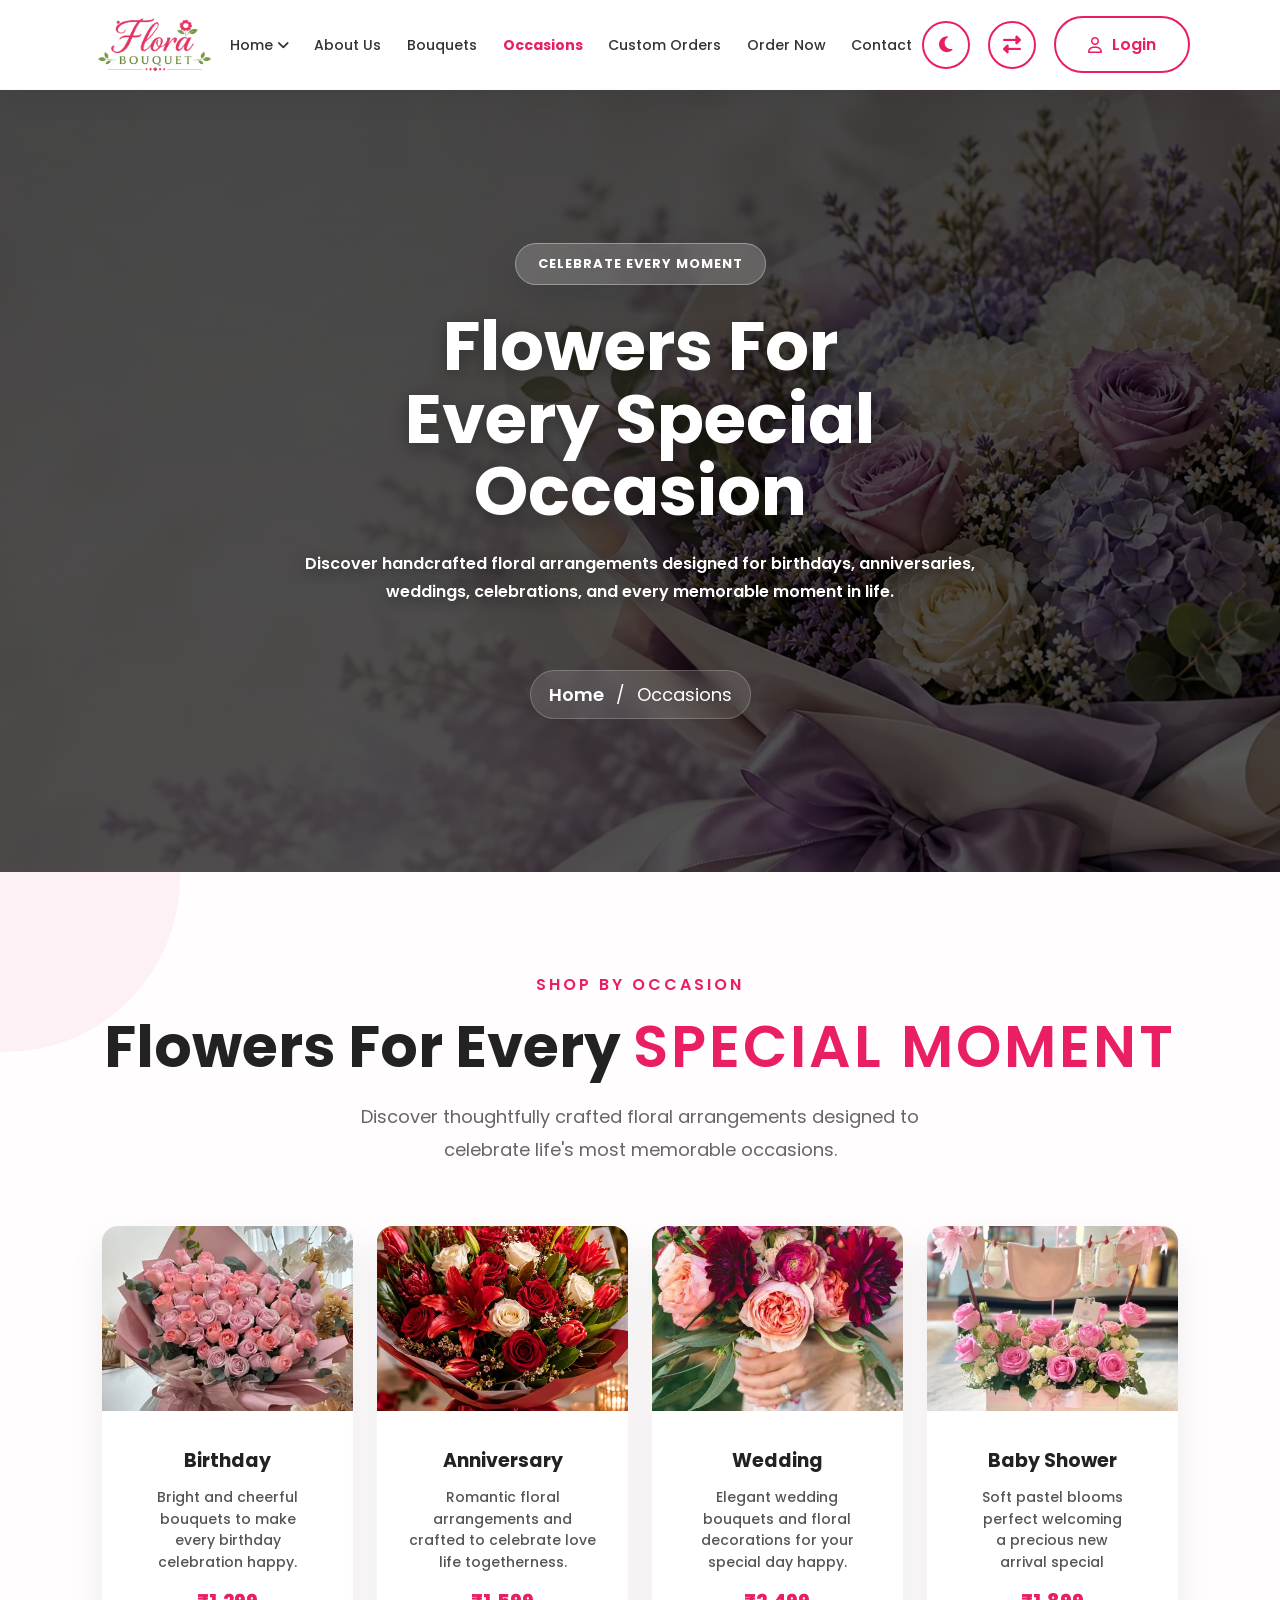
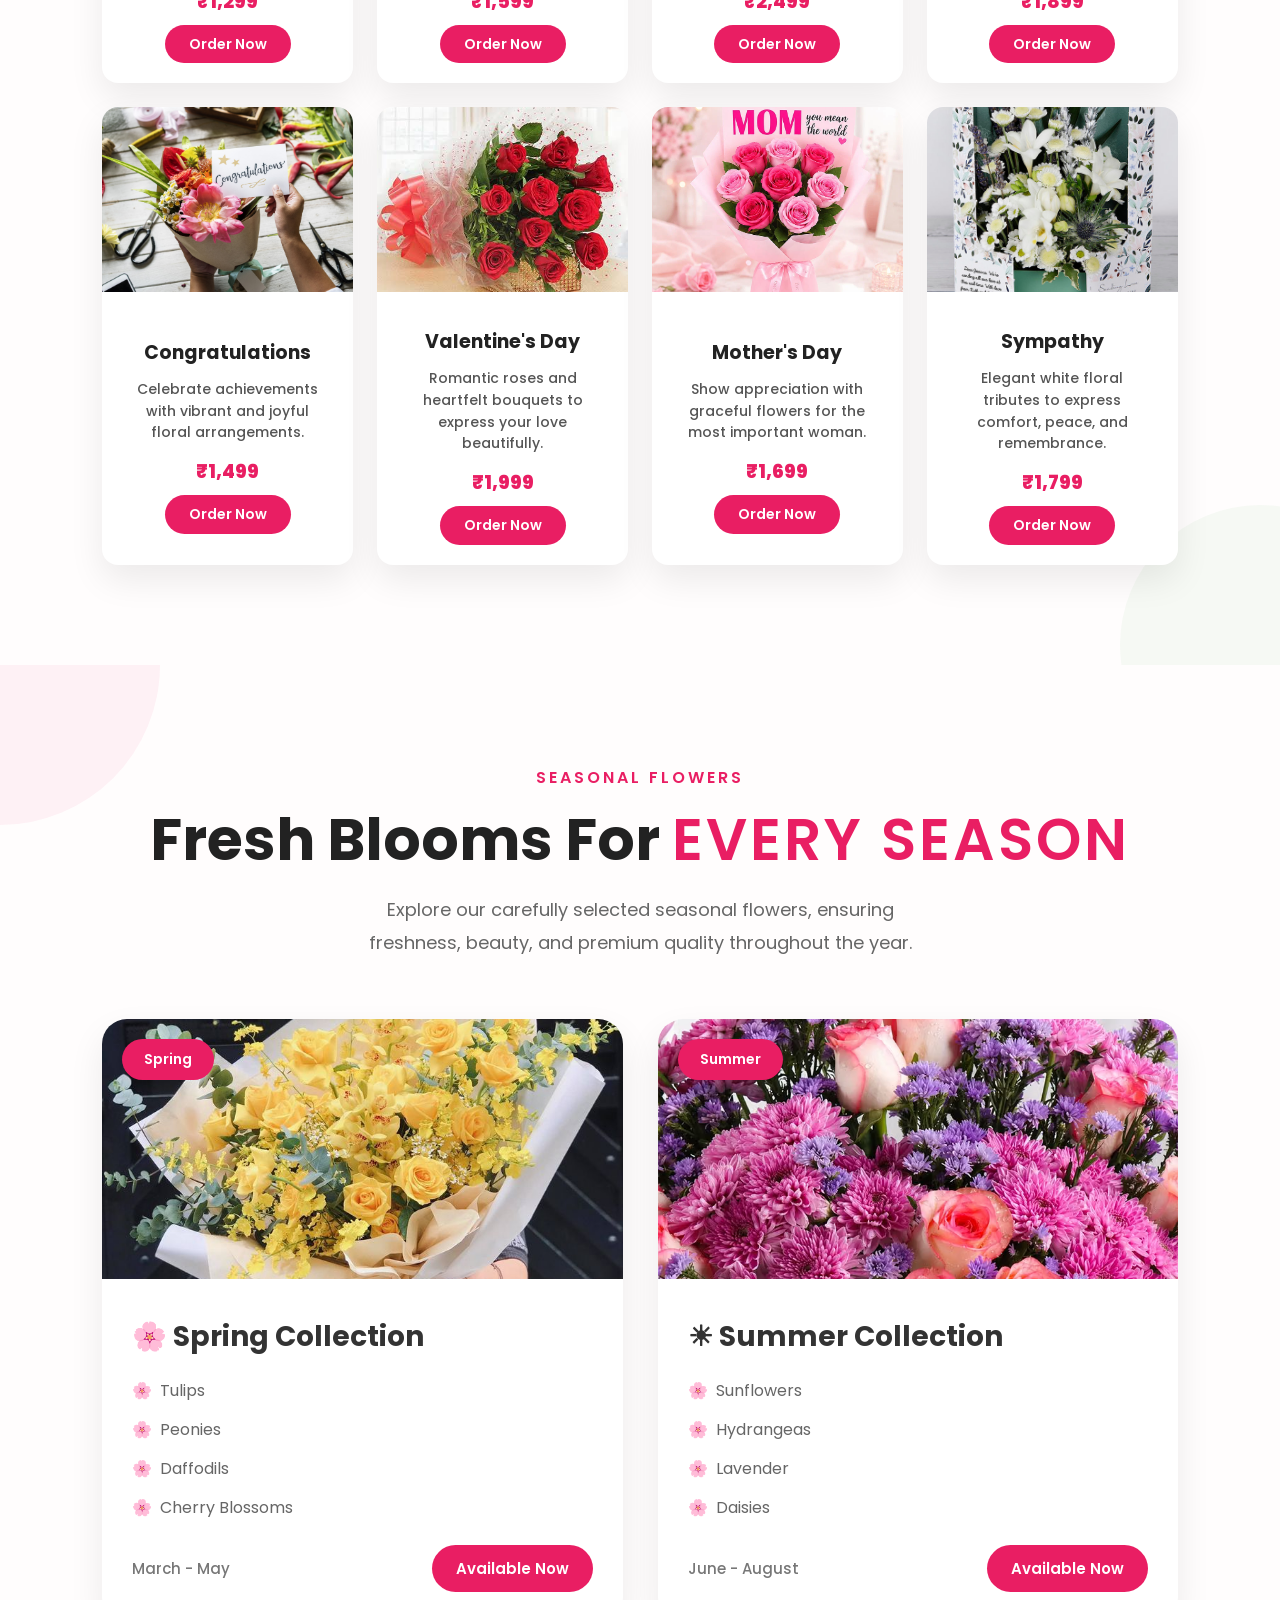
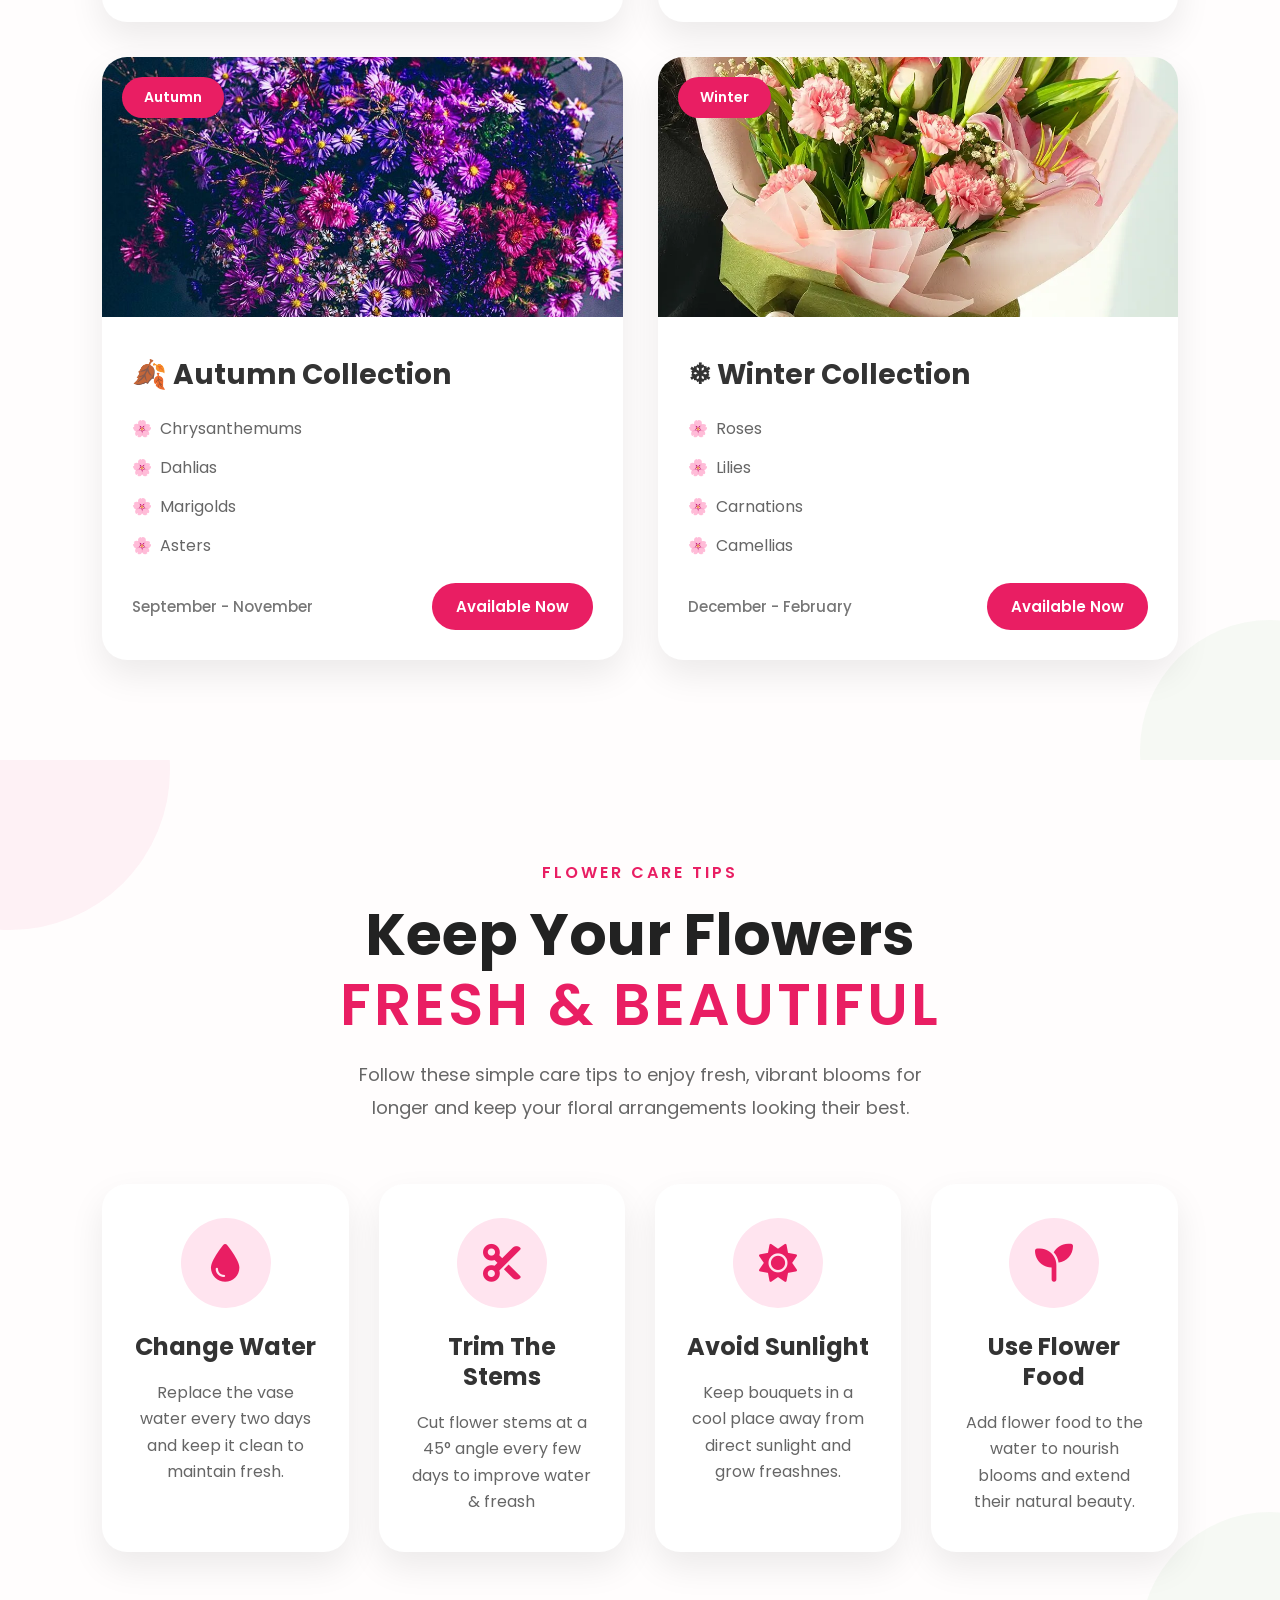
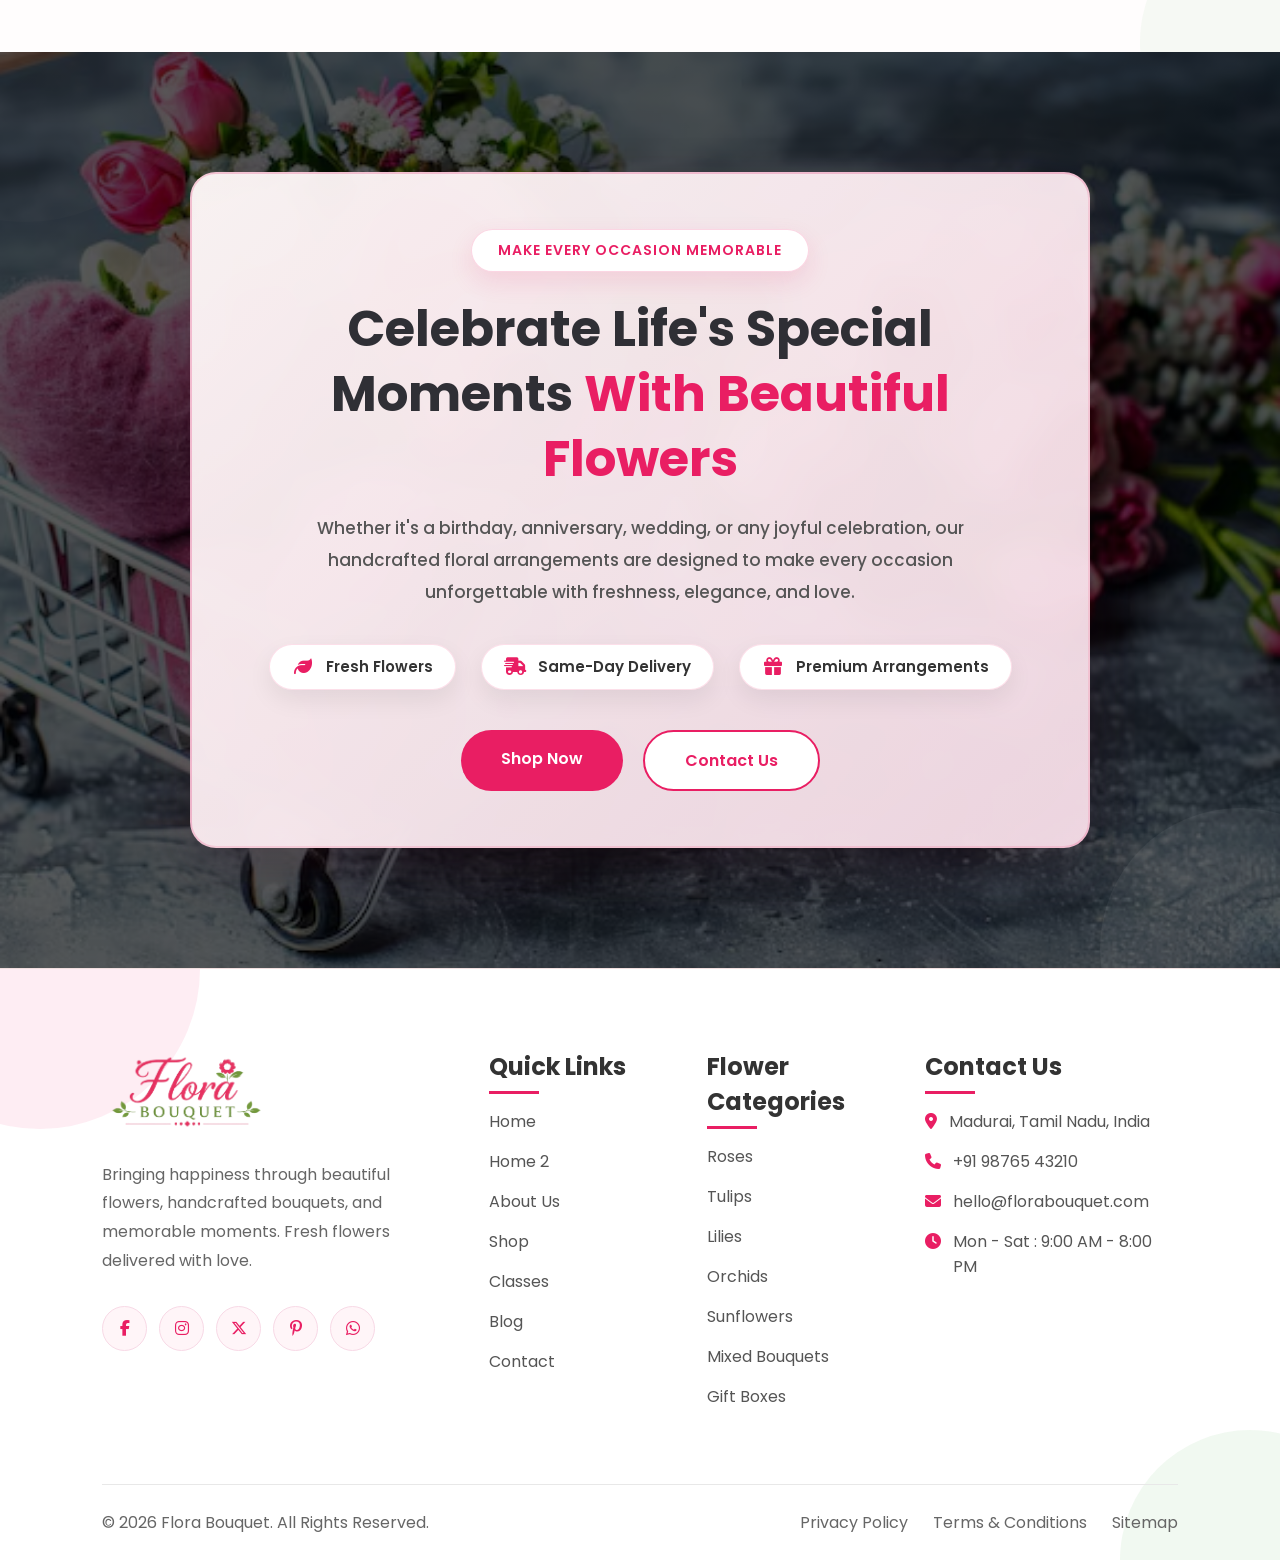
<file: occasions.html>
<!DOCTYPE html>
<html lang="en">
<head>

<meta charset="UTF-8">
<meta name="viewport" content="width=device-width, initial-scale=1.0">

<title>Flora Bouquet</title>

<link rel="icon" type="image/png" href="images/logo.png">

<link rel="stylesheet" href="css/style.css">

<link rel="preconnect" href="https://fonts.googleapis.com">
<link rel="preconnect" href="https://fonts.gstatic.com" crossorigin>

<link href="https://fonts.googleapis.com/css2?family=Poppins:wght@300;400;500;600;700&display=swap" rel="stylesheet">

<link rel="stylesheet"
href="https://cdnjs.cloudflare.com/ajax/libs/font-awesome/6.7.2/css/all.min.css"/>

</head>

<body>

<header>

<div class="logo">

<img src="images/logo.png" alt="Logo">

</div>


<nav>

<ul>

<li class="dropdown">

<a href="#">Home <i class="fa-solid fa-angle-down"></i></a>

<ul class="dropdown-menu">

<li><a href="index.html">Home 1</a></li>

<li><a href="home2.html">Home 2</a></li>

</ul>

</li>

<li><a href="about.html">About Us</a></li>

<li><a href="bouquets.html">Bouquets</a></li>

<li><a href="occasions.html">Occasions</a></li>

<li><a href="custom-orders.html">Custom Orders</a></li>

<li><a href="order.html">Order Now</a></li>

<li><a href="contact.html">Contact</a></li>

</ul>

</nav>


<div class="header-right">

<button id="theme-btn">

<i class="fa-solid fa-moon"></i>

</button>

<button id="rtl-btn">

<i class="fa-solid fa-right-left"></i>

</button>

<a href="login.html" class="login-btn">

<i class="fa-regular fa-user"></i>

Login

</a>

</div>

</header>
<!--=========================================
            OCCASIONS BANNER
==========================================-->

<section class="occasion-banner">

    <div class="occasion-overlay"></div>

    <div class="occasion-content">

        <span class="banner-subtitle">

            CELEBRATE EVERY MOMENT

        </span>

        <h1>

            Flowers For Every  

            Special Occasion

        </h1>

        <p>

            Discover handcrafted floral arrangements designed for
            birthdays, anniversaries, weddings, celebrations,
            and every memorable moment in life.

        </p>

        <div class="breadcrumb">

            <a href="index.html">Home</a>

            <span>/</span>

            <span>Occasions</span>

        </div>

    </div>

</section>
<!--=========================================
            SHOP BY OCCASION
==========================================-->

<section class="occasion-category">

    <div class="container">

        <div class="section-title">

            <span>SHOP BY OCCASION</span>

            <h2>Flowers For Every <span>Special Moment</span></h2>

            <p>

                Discover thoughtfully crafted floral arrangements
                designed to celebrate life's most memorable occasions.

            </p>

        </div>

        <div class="occasion-grid">

            <!-- Card 1 -->

            <div class="occasion-card">

                <img src="images/birthday-occ.jpg" alt="Birthday">

                <div class="occasion-content">

                    <h3>Birthday</h3>

                    <p>

                        Bright and cheerful bouquets to make
                        every birthday celebration happy.

                    </p>

                    <div class="occasion-rate">₹1,299</div>

                    <a href="order.html" class="occasion-btn">

                        Order Now

                    </a>

                </div>

            </div>

            <!-- Card 2 -->

            <div class="occasion-card">

                <img src="images/anniversary-occ.jpg" alt="Anniversary">

                <div class="occasion-content">

                    <h3>Anniversary</h3>

                    <p>

                        Romantic floral arrangements and
                        crafted to celebrate
                        love life togetherness.

                    </p>

                    <div class="occasion-rate">₹1,599</div>

                    <a href="order.html" class="occasion-btn">

                        Order Now

                    </a>

                </div>

            </div>

            <!-- Card 3 -->

            <div class="occasion-card">

                <img src="images/wedding-occ.jpg" alt="Wedding">

                <div class="occasion-content">

                    <h3>Wedding</h3>

                    <p>

                        Elegant wedding
                        bouquets and
                        floral decorations
                        for your
                        special day happy.

                    </p>

                    <div class="occasion-rate">₹2,499</div>

                    <a href="order.html" class="occasion-btn">

                        Order Now

                    </a>

                </div>

            </div>

            <!-- Card 4 -->

            <div class="occasion-card">

                <img src="images/babyshower-occ.jpg" alt="Baby Shower">

                <div class="occasion-content">

                    <h3>Baby Shower</h3>

                    <p>

                        Soft pastel blooms perfect welcoming a
                        precious new arrival special

                    </p>

                    <div class="occasion-rate">₹1,899</div>

                    <a href="order.html" class="occasion-btn">

                        Order Now

                    </a>

                </div>

            </div>

            <!-- Card 5 -->

            <div class="occasion-card">

                <img src="images/congrats-occ.jpg" alt="Congratulations">

                <div class="occasion-content">

                    <h3>Congratulations</h3>

                    <p>

                        Celebrate achievements with vibrant and
                        joyful floral arrangements.

                    </p>

                    <div class="occasion-rate">₹1,499</div>

                    <a href="order.html" class="occasion-btn">

                        Order Now

                    </a>

                </div>

            </div>

            <!-- Card 6 -->

            <div class="occasion-card">

                <img src="images/valentines-occ.jpg" alt="Valentine">

                <div class="occasion-content">

                    <h3>Valentine's Day</h3>

                    <p>

                        Romantic roses and heartfelt bouquets to
                        express your love beautifully.

                    </p>

                    <div class="occasion-rate">₹1,999</div>

                    <a href="order.html" class="occasion-btn">

                        Order Now

                    </a>

                </div>

            </div>

            <!-- Card 7 -->

            <div class="occasion-card">

                <img src="images/mother-occ.jpg" alt="Mother's Day">

                <div class="occasion-content">

                    <h3>Mother's Day</h3>

                    <p>

                        Show appreciation with graceful flowers
                        for the most important woman.

                    </p>

                    <div class="occasion-rate">₹1,699</div>

                    <a href="order.html" class="occasion-btn">

                        Order Now

                    </a>

                </div>

            </div>

            <!-- Card 8 -->

            <div class="occasion-card">

                <img src="images/sympathy-occ.jpg" alt="Sympathy">

                <div class="occasion-content">

                    <h3>Sympathy</h3>

                    <p>

                        Elegant white floral tributes to express
                        comfort, peace, and remembrance.

                    </p>

                    <div class="occasion-rate">₹1,799</div>

                    <a href="order.html" class="occasion-btn">

                        Order Now

                    </a>

                </div>

            </div>

        </div>

    </div>

</section>
<!--=========================================
      SEASONAL FLOWER AVAILABILITY
==========================================-->

<section class="seasonal">

    <div class="container">

        <div class="section-title">

            <span>SEASONAL FLOWERS</span>

            <h2>Fresh Blooms For <span>Every Season</span></h2>

            <p>

                Explore our carefully selected seasonal flowers,
                ensuring freshness, beauty, and premium quality
                throughout the year.

            </p>

        </div>

        <div class="season-grid">

            <!-- Spring -->

            <div class="season-card">

                <div class="season-image">

                    <img src="images/spring.jpg" alt="Spring Flowers">

                    <span class="season-tag">Spring</span>

                </div>

                <div class="season-content">

                    <h3>🌸 Spring Collection</h3>

                    <ul>

                        <li>Tulips</li>
                        <li>Peonies</li>
                        <li>Daffodils</li>
                        <li>Cherry Blossoms</li>

                    </ul>

                    <div class="season-footer">

                        <span>March - May</span>

                        <a href="#">Available Now</a>

                    </div>

                </div>

            </div>

            <!-- Summer -->

            <div class="season-card">

                <div class="season-image">

                    <img src="images/summer.jpg" alt="Summer Flowers">

                    <span class="season-tag">Summer</span>

                </div>

                <div class="season-content">

                    <h3>☀ Summer Collection</h3>

                    <ul>

                        <li>Sunflowers</li>
                        <li>Hydrangeas</li>
                        <li>Lavender</li>
                        <li>Daisies</li>

                    </ul>

                    <div class="season-footer">

                        <span>June - August</span>

                        <a href="#">Available Now</a>

                    </div>

                </div>

            </div>

            <!-- Autumn -->

            <div class="season-card">

                <div class="season-image">

                    <img src="images/autumn.jpg" alt="Autumn Flowers">

                    <span class="season-tag">Autumn</span>

                </div>

                <div class="season-content">

                    <h3>🍂 Autumn Collection</h3>

                    <ul>

                        <li>Chrysanthemums</li>
                        <li>Dahlias</li>
                        <li>Marigolds</li>
                        <li>Asters</li>

                    </ul>

                    <div class="season-footer">

                        <span>September - November</span>

                        <a href="#">Available Now</a>

                    </div>

                </div>

            </div>

            <!-- Winter -->

            <div class="season-card">

                <div class="season-image">

                    <img src="images/winter.jpg" alt="Winter Flowers">

                    <span class="season-tag">Winter</span>

                </div>

                <div class="season-content">

                    <h3>❄ Winter Collection</h3>

                    <ul>

                        <li>Roses</li>
                        <li>Lilies</li>
                        <li>Carnations</li>
                        <li>Camellias</li>

                    </ul>

                    <div class="season-footer">

                        <span>December - February</span>

                        <a href="#">Available Now</a>

                    </div>

                </div>

            </div>

        </div>

    </div>

</section>
<!--=========================================
            FLOWER CARE TIPS
==========================================-->

<section class="flower-care">

    <div class="container">

        <div class="section-title">

            <span>FLOWER CARE TIPS</span>

            <h2>Keep Your Flowers <span>Fresh & Beautiful</span></h2>

            <p>

                Follow these simple care tips to enjoy fresh,
                vibrant blooms for longer and keep your floral
                arrangements looking their best.

            </p>

        </div>

        <div class="care-grid">

            <!-- Tip 1 -->

            <div class="care-card">

                <div class="care-icon">

                    <i class="fa-solid fa-droplet"></i>

                </div>

                <h3>Change Water</h3>

                <p>

                    Replace the vase water every 
                    two days and keep it clean to 
                    maintain fresh.

                </p>

            </div>

            <!-- Tip 2 -->

            <div class="care-card">

                <div class="care-icon">

                    <i class="fa-solid fa-scissors"></i>

                </div>

                <h3>Trim The Stems</h3>

                <p>

                    Cut flower stems at a 45° 
                    angle every few days to 
                    improve water & freash

                </p>

            </div>

            <!-- Tip 3 -->

            <div class="care-card">

                <div class="care-icon">

                    <i class="fa-solid fa-sun"></i>

                </div>

                <h3>Avoid Sunlight</h3>

                <p>

                    Keep bouquets in a cool 
                    place away from direct 
                    sunlight and  grow freashnes.

                </p>

            </div>

            <!-- Tip 4 -->

            <div class="care-card">

                <div class="care-icon">

                    <i class="fa-solid fa-seedling"></i>

                </div>

                <h3>Use Flower Food</h3>

                <p>

                    Add flower food to the water 
                    to nourish blooms and 
                    extend their natural 
                    beauty.

                </p>

            </div>

        </div>

    </div>

</section>
<!--=========================================
            OCCASION CTA
==========================================-->

<section class="occasion-cta">

    <div class="cta-overlay"></div>

    <div class="container">

        <div class="cta-content">

            <span class="cta-tag">

                MAKE EVERY OCCASION MEMORABLE

            </span>

            <h2>

                Celebrate Life's Special Moments
                <span>With Beautiful Flowers</span>

            </h2>

            <p>

                Whether it's a birthday, anniversary, wedding, or any
                joyful celebration, our handcrafted floral arrangements
                are designed to make every occasion unforgettable with
                freshness, elegance, and love.

            </p>

            <div class="cta-features">

                <div class="feature">

                    <i class="fa-solid fa-leaf"></i>

                    <span>Fresh Flowers</span>

                </div>

                <div class="feature">

                    <i class="fa-solid fa-truck-fast"></i>

                    <span>Same-Day Delivery</span>

                </div>

                <div class="feature">

                    <i class="fa-solid fa-gift"></i>

                    <span>Premium Arrangements</span>

                </div>

            </div>

            <div class="cta-buttons">

                <a href="bouquets.html" class="cta-btn">

                    Shop Now

                </a>

                <a href="contact.html" class="cta-outline-btn">

                    Contact Us

                </a>

            </div>

        </div>

    </div>

</section>











<!--=========================================
                FOOTER
==========================================-->

<footer class="footer">

    <div class="footer-container">

        <!-- Column 1 -->

        <div class="footer-col">

            <div class="footer-logo">

                <img src="images/logo.png" alt="Flora Bouquet">

            </div>

            <p>
                Bringing happiness through beautiful flowers,
                handcrafted bouquets, and memorable moments.
                Fresh flowers delivered with love.
            </p>

            <div class="social-links">

                <a href="#"><i class="fa-brands fa-facebook-f"></i></a>

                <a href="#"><i class="fa-brands fa-instagram"></i></a>

                <a href="#"><i class="fa-brands fa-x-twitter"></i></a>

                <a href="#"><i class="fa-brands fa-pinterest-p"></i></a>

                <a href="#"><i class="fa-brands fa-whatsapp"></i></a>

            </div>

        </div>

        <!-- Column 2 -->

        <div class="footer-col">

            <h3>Quick Links</h3>

            <ul>

                <li><a href="#">Home</a></li>

                <li><a href="#">Home 2</a></li>

                <li><a href="#">About Us</a></li>

                <li><a href="#">Shop</a></li>

                <li><a href="#">Classes</a></li>

                <li><a href="#">Blog</a></li>

                <li><a href="#">Contact</a></li>

            </ul>

        </div>

        <!-- Column 3 -->

        <div class="footer-col">

            <h3>Flower Categories</h3>

            <ul>

                <li><a href="#">Roses</a></li>

                <li><a href="#">Tulips</a></li>

                <li><a href="#">Lilies</a></li>

                <li><a href="#">Orchids</a></li>

                <li><a href="#">Sunflowers</a></li>

                <li><a href="#">Mixed Bouquets</a></li>

                <li><a href="#">Gift Boxes</a></li>

            </ul>

        </div>

        <!-- Column 4 -->

        <div class="footer-col">

            <h3>Contact Us</h3>

            <ul class="contact-info">

                <li>

                    <i class="fa-solid fa-location-dot"></i>

                    Madurai, Tamil Nadu, India

                </li>

                <li>

                    <i class="fa-solid fa-phone"></i>

                    +91 98765 43210

                </li>

                <li>

                    <i class="fa-solid fa-envelope"></i>

                    hello@florabouquet.com

                </li>

                <li>

                    <i class="fa-solid fa-clock"></i>

                    Mon - Sat : 9:00 AM - 8:00 PM

                </li>

            </ul>

        </div>

    </div>

    <!-- Footer Bottom -->

    <div class="footer-bottom">

        <p>

            © 2026 Flora Bouquet. All Rights Reserved.

        </p>

        <div class="footer-links">

            <a href="#">Privacy Policy</a>

            <a href="#">Terms & Conditions</a>

            <a href="#">Sitemap</a>

        </div>

    </div>

</footer>

<script src="jss/script.js"></script>

</body>

</html>
</file>
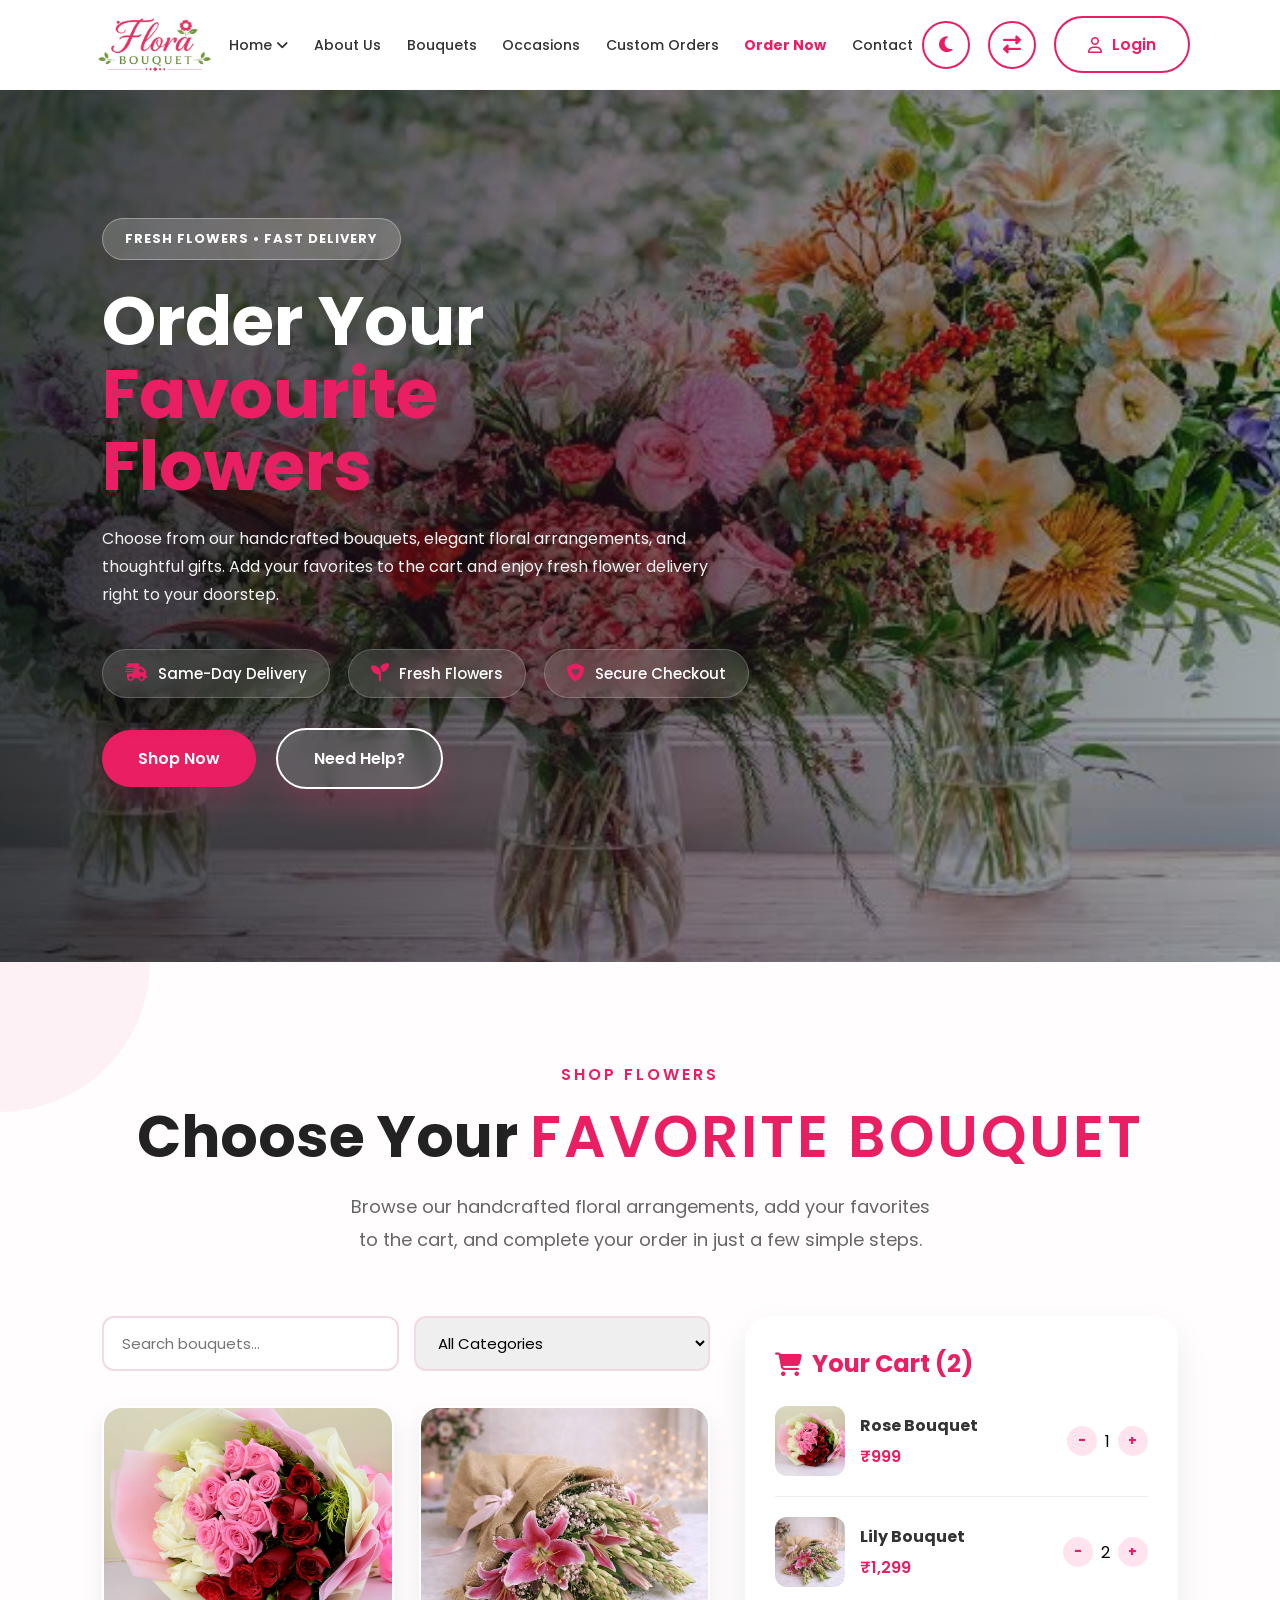
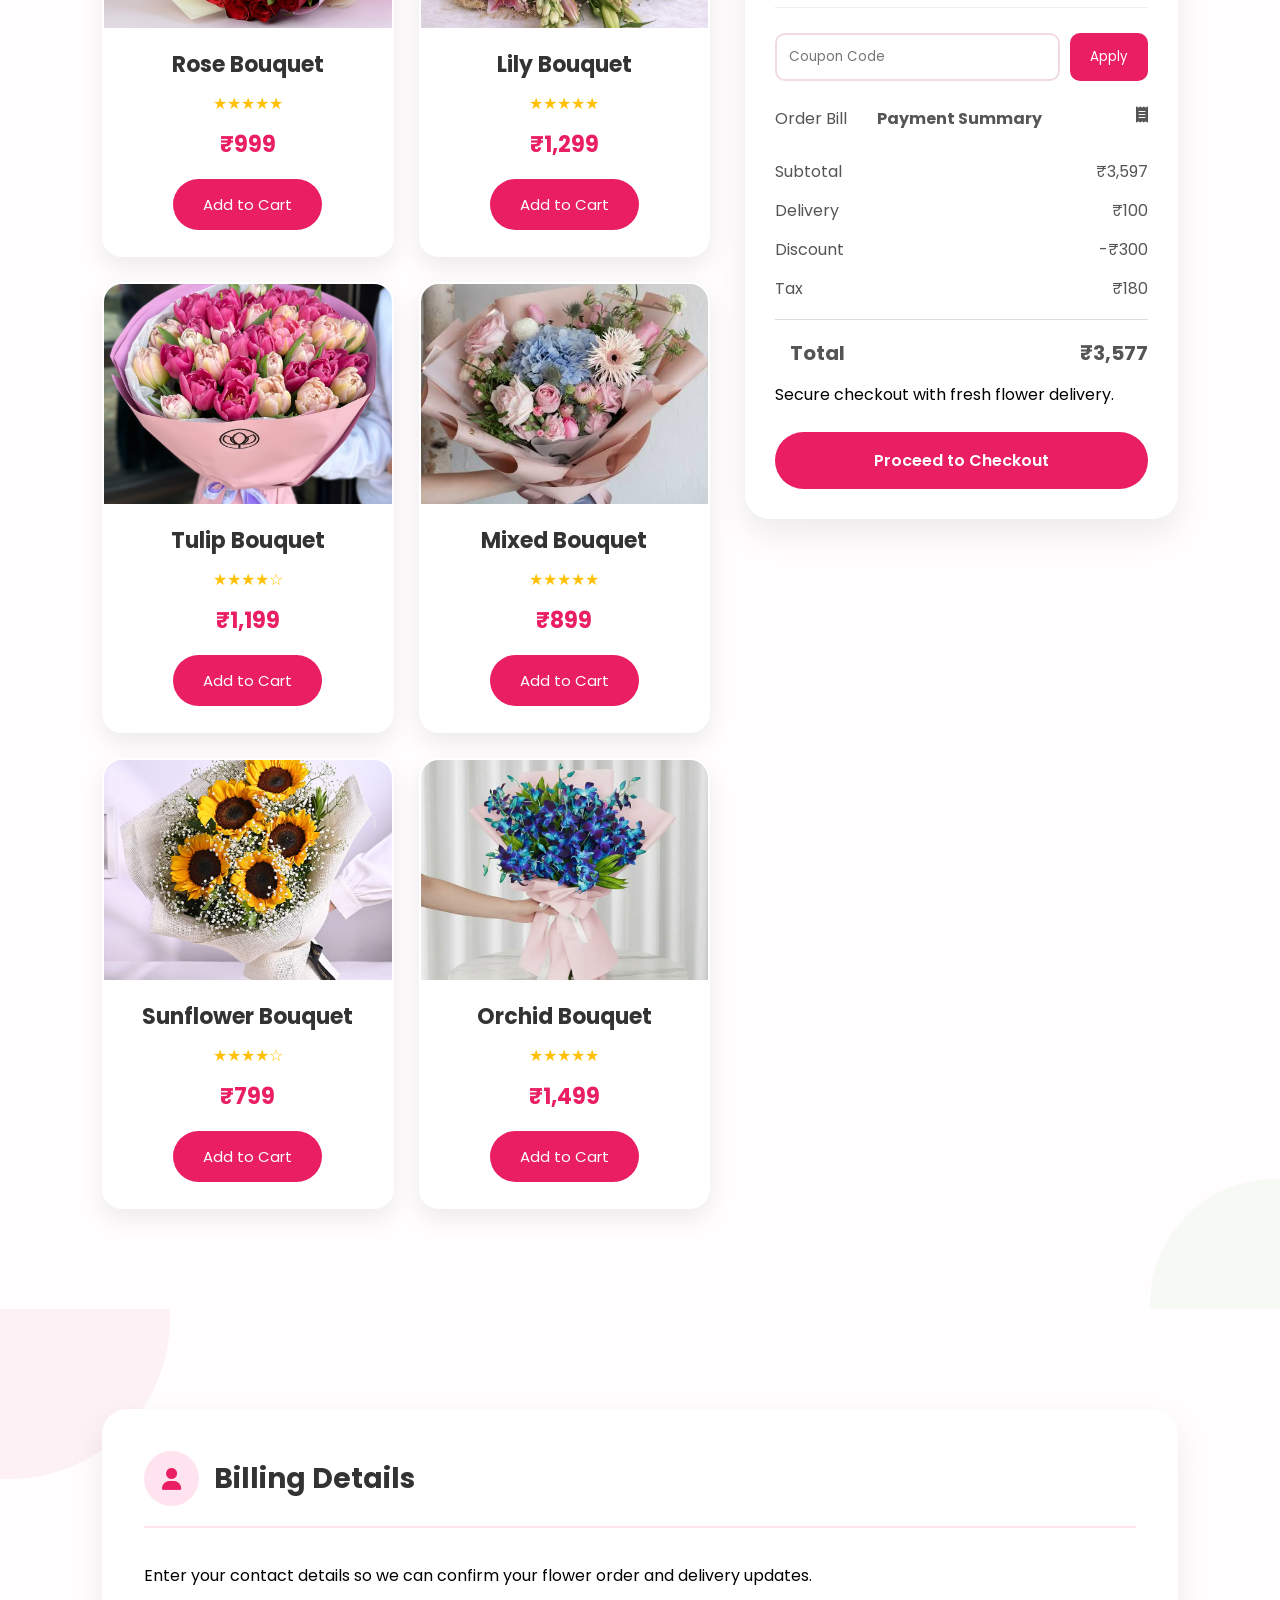
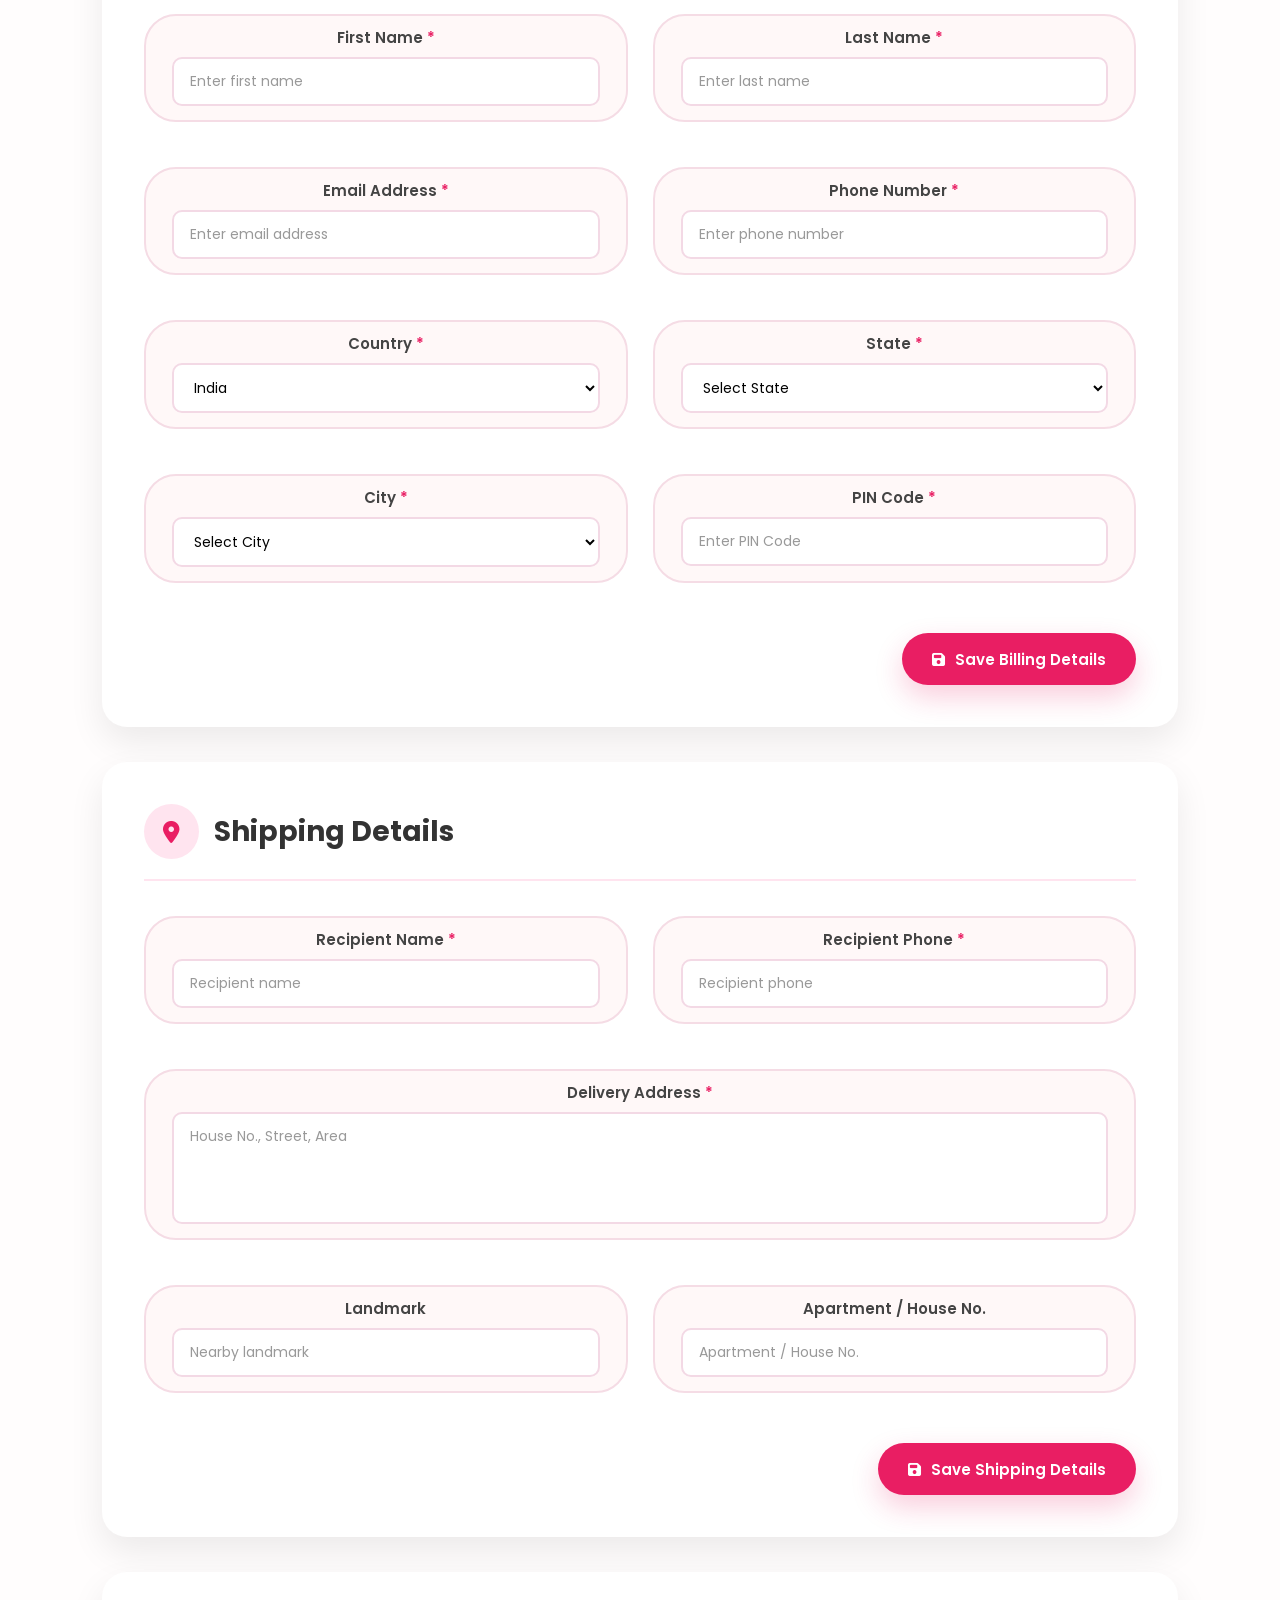
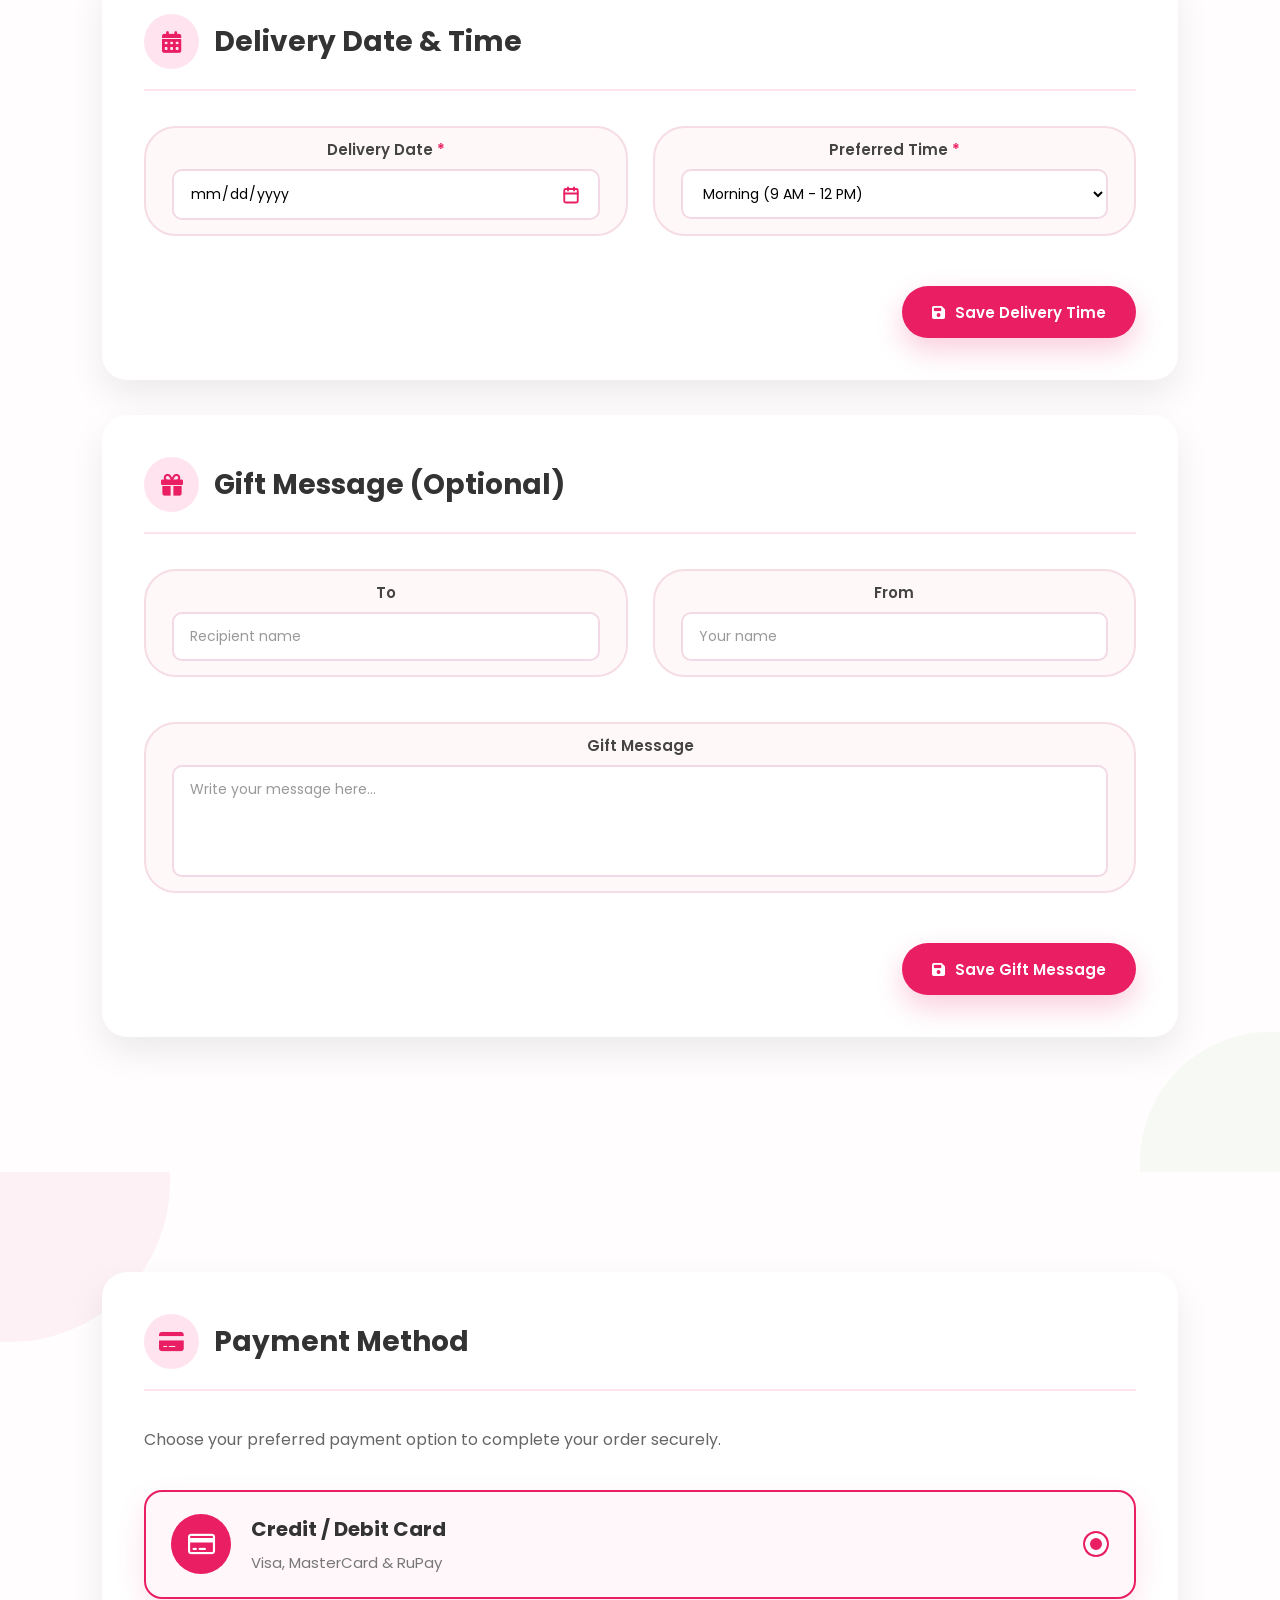
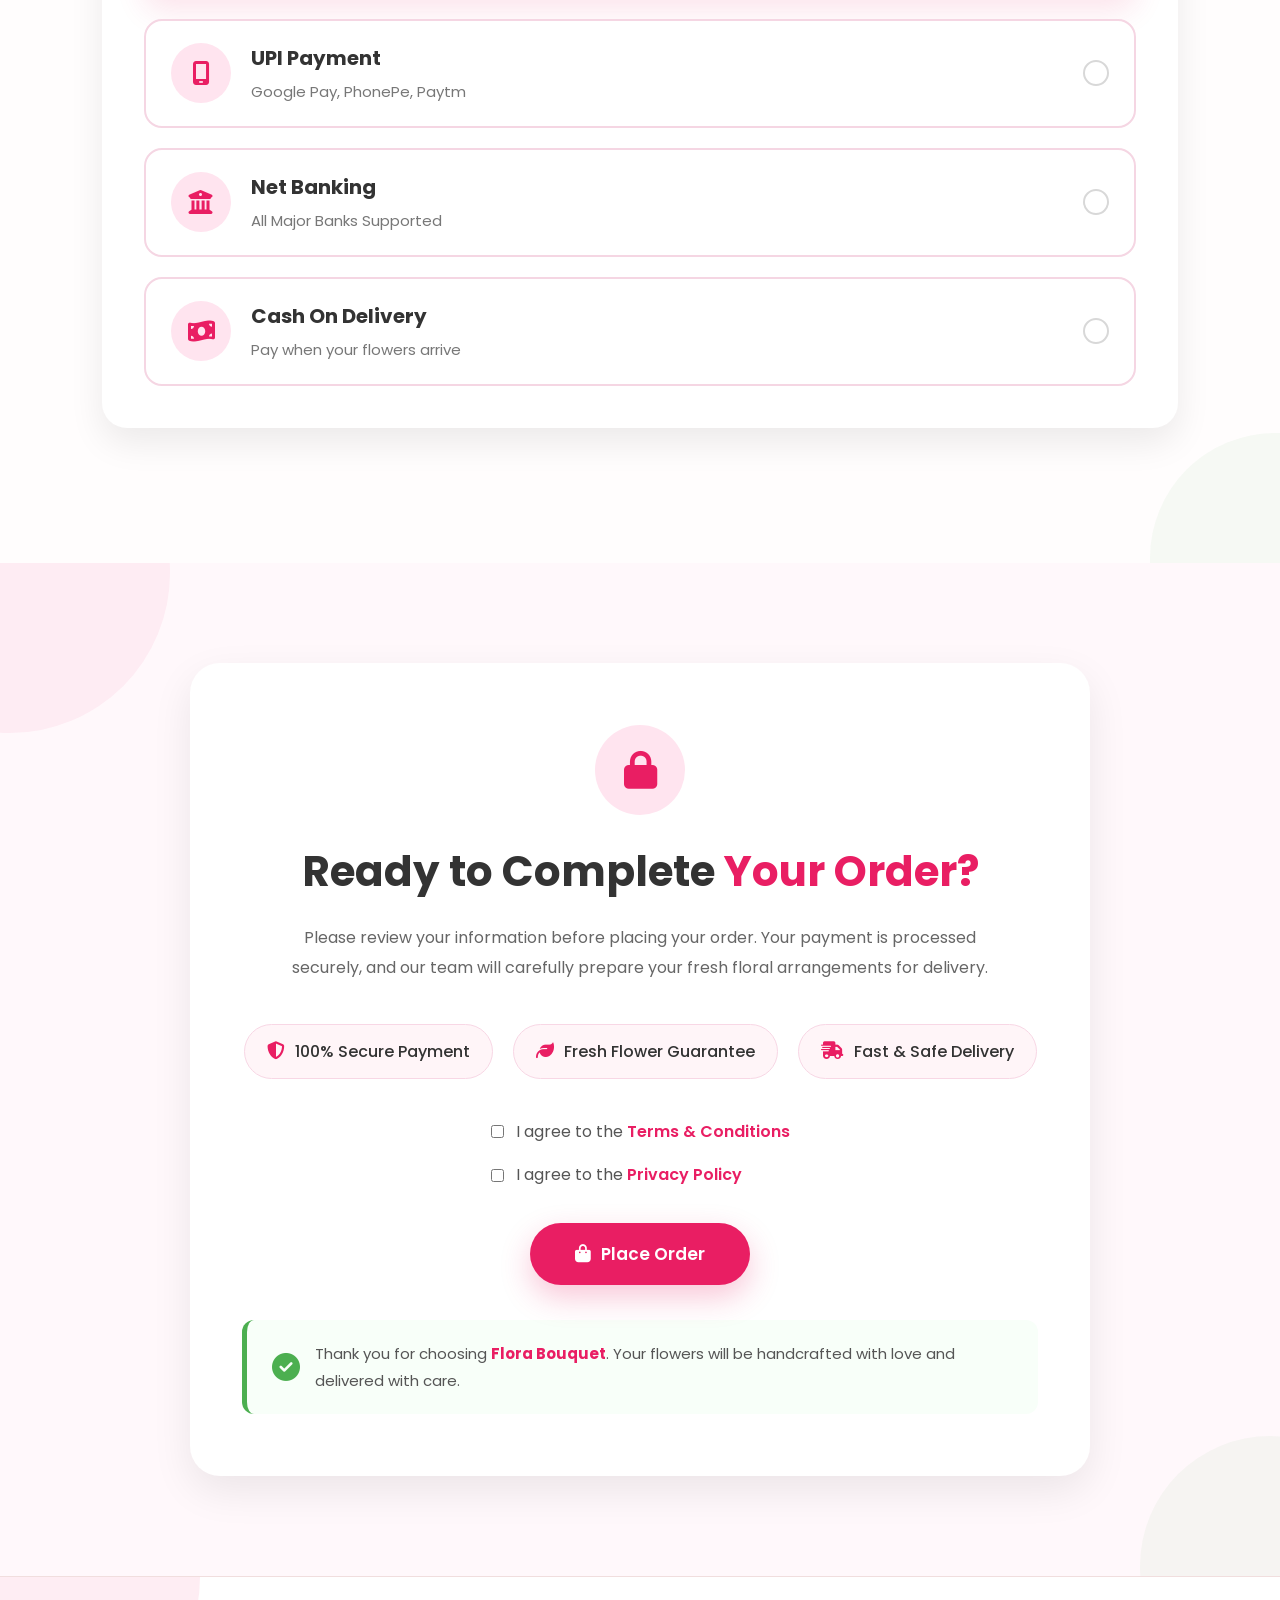
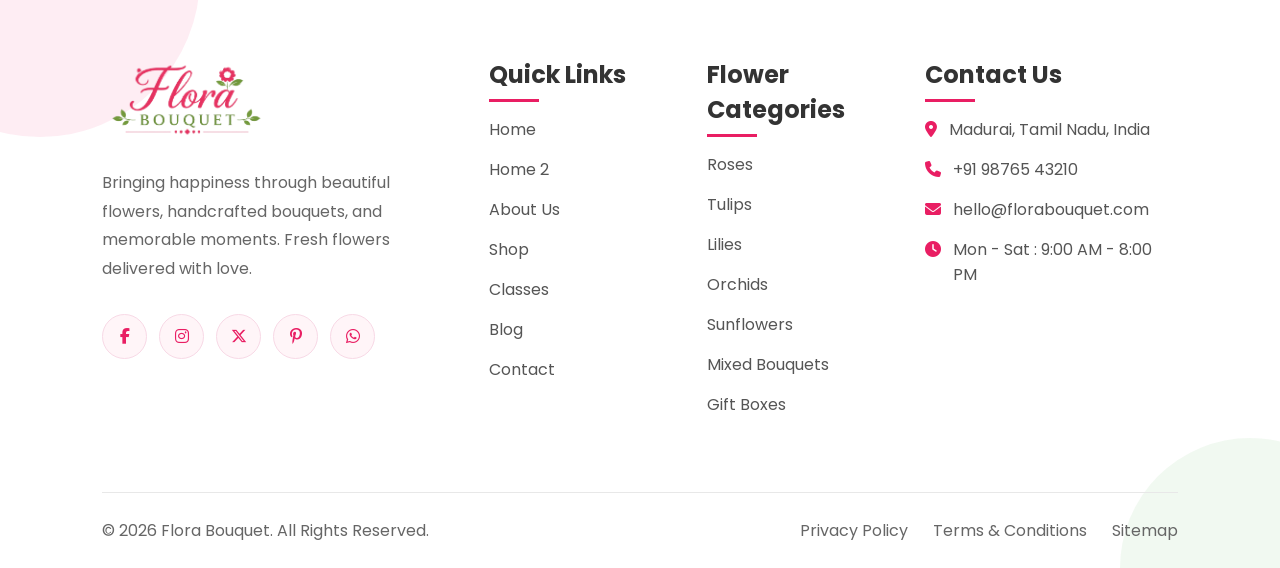
<file: order.html>
<!DOCTYPE html>
<html lang="en">
<head>

<meta charset="UTF-8">
<meta name="viewport" content="width=device-width, initial-scale=1.0">

<title>Flora Bouquet</title>

<link rel="icon" type="image/png" href="images/logo.png">

<link rel="stylesheet" href="css/style.css">

<link rel="preconnect" href="https://fonts.googleapis.com">
<link rel="preconnect" href="https://fonts.gstatic.com" crossorigin>

<link href="https://fonts.googleapis.com/css2?family=Poppins:wght@300;400;500;600;700&display=swap" rel="stylesheet">

<link rel="stylesheet"
href="https://cdnjs.cloudflare.com/ajax/libs/font-awesome/6.7.2/css/all.min.css"/>

</head>

<body>

<header>

<div class="logo">

<img src="images/logo.png" alt="Logo">

</div>


<nav>

<ul>

<li class="dropdown">

<a href="#">Home <i class="fa-solid fa-angle-down"></i></a>

<ul class="dropdown-menu">

<li><a href="index.html">Home 1</a></li>

<li><a href="home2.html">Home 2</a></li>

</ul>

</li>

<li><a href="about.html">About Us</a></li>

<li><a href="bouquets.html">Bouquets</a></li>

<li><a href="occasions.html">Occasions</a></li>

<li><a href="custom-orders.html">Custom Orders</a></li>

<li><a href="order.html">Order Now</a></li>

<li><a href="contact.html">Contact</a></li>

</ul>

</nav>


<div class="header-right">

<button id="theme-btn">

<i class="fa-solid fa-moon"></i>

</button>

<button id="rtl-btn">

<i class="fa-solid fa-right-left"></i>

</button>

<a href="login.html" class="login-btn">

<i class="fa-regular fa-user"></i>

Login

</a>

</div>

</header>
<!--=========================================
            ORDER NOW BANNER
==========================================-->

<section class="order-banner">

    <div class="container">

        <div class="order-banner-content">

            <span class="banner-tag">

                FRESH FLOWERS • FAST DELIVERY

            </span>

            <h1>

                Order Your
                <span>Favourite Flowers</span>

            </h1>

            <p>

                Choose from our handcrafted bouquets, elegant floral
                arrangements, and thoughtful gifts. Add your favorites
                to the cart and enjoy fresh flower delivery right to
                your doorstep.

            </p>

            <div class="banner-features">

                <div class="banner-feature">

                    <i class="fa-solid fa-truck-fast"></i>

                    <span>Same-Day Delivery</span>

                </div>

                <div class="banner-feature">

                    <i class="fa-solid fa-seedling"></i>

                    <span>Fresh Flowers</span>

                </div>

                <div class="banner-feature">

                    <i class="fa-solid fa-shield-heart"></i>

                    <span>Secure Checkout</span>

                </div>

            </div>

            <div class="banner-buttons">

                <a href="#products" class="shop-btn">

                    Shop Now

                </a>

                <a href="contact.html" class="contact-btn">

                    Need Help?

                </a>

            </div>

        </div>

    </div>

</section>
<!--=========================================
        PRODUCTS & SHOPPING CART
==========================================-->

<section class="shop-section" id="products">

    <div class="container">

        <!-- Section Title -->

        <div class="section-title">

            <span>SHOP FLOWERS</span>

            <h2>

                Choose Your
                <span>Favorite Bouquet</span>

            </h2>

            <p>

                Browse our handcrafted floral arrangements,
                add your favorites to the cart, and complete
                your order in just a few simple steps.

            </p>

        </div>

        <div class="shop-wrapper">

            <!--=========================
                LEFT SIDE
            ==========================-->

            <div class="shop-products">

                <!-- Search & Filter -->

                <div class="shop-toolbar">

                    <input
                        type="text"
                        placeholder="Search bouquets..."
                    >

                    <select>

                        <option>All Categories</option>

                        <option>Roses</option>

                        <option>Lilies</option>

                        <option>Tulips</option>

                        <option>Mixed Bouquets</option>

                        <option>Sunflowers</option>

                    </select>

                </div>

                <!-- Products -->

                <div class="product-grid">

                    <!-- Product 1 -->

                    <div class="product-card">

                        <img src="images/order1.jpg" alt="Rose Bouquet">

                        <h3>Rose Bouquet</h3>

                        <div class="rating">

                            ★★★★★

                        </div>

                        <span class="price">

                            ₹999

                        </span>

                        <button class="add-cart">

                            Add to Cart

                        </button>

                    </div>

                    <!-- Product 2 -->

                    <div class="product-card">

                        <img src="images/order2.jpg" alt="Lily Bouquet">

                        <h3>Lily Bouquet</h3>

                        <div class="rating">

                            ★★★★★

                        </div>

                        <span class="price">

                            ₹1,299

                        </span>

                        <button class="add-cart">

                            Add to Cart

                        </button>

                    </div>

                    <!-- Product 3 -->

                    <div class="product-card">

                        <img src="images/order3.jpg" alt="Tulip Bouquet">

                        <h3>Tulip Bouquet</h3>

                        <div class="rating">

                            ★★★★☆

                        </div>

                        <span class="price">

                            ₹1,199

                        </span>

                        <button class="add-cart">

                            Add to Cart

                        </button>

                    </div>

                    <!-- Product 4 -->

                    <div class="product-card">

                        <img src="images/order4.jpg" alt="Mixed Bouquet">

                        <h3>Mixed Bouquet</h3>

                        <div class="rating">

                            ★★★★★

                        </div>

                        <span class="price">

                            ₹899

                        </span>

                        <button class="add-cart">

                            Add to Cart

                        </button>

                    </div>

                    <!-- Product 5 -->

                    <div class="product-card">

                        <img src="images/order5.jpg" alt="Sunflower Bouquet">

                        <h3>Sunflower Bouquet</h3>

                        <div class="rating">

                            ★★★★☆

                        </div>

                        <span class="price">

                            ₹799

                        </span>

                        <button class="add-cart">

                            Add to Cart

                        </button>

                    </div>

                    <!-- Product 6 -->

                    <div class="product-card">

                        <img src="images/order6.jpg" alt="Orchid Bouquet">

                        <h3>Orchid Bouquet</h3>

                        <div class="rating">

                            ★★★★★

                        </div>

                        <span class="price">

                            ₹1,499

                        </span>

                        <button class="add-cart">

                            Add to Cart

                        </button>

                    </div>

                </div>

            </div>

            <!--=========================
                RIGHT SIDE CART
            ==========================-->

            <aside class="shopping-cart">

                <h3>

                    <i class="fa-solid fa-cart-shopping"></i>

                    Your Cart (2)

                </h3>

                <div class="cart-item">

                    <img src="images/order1.jpg" alt="Rose Bouquet">

                    <div class="cart-info">

                        <h4>Rose Bouquet</h4>

                        <span>₹999</span>

                    </div>

                    <div class="cart-qty">

                        <button>-</button>

                        <span>1</span>

                        <button>+</button>

                    </div>

                </div>

                <div class="cart-item">

                    <img src="images/order2.jpg" alt="Lily Bouquet">

                    <div class="cart-info">

                        <h4>Lily Bouquet</h4>

                        <span>₹1,299</span>

                    </div>

                    <div class="cart-qty">

                        <button>-</button>

                        <span>2</span>

                        <button>+</button>

                    </div>

                </div>

                <!-- Coupon -->

                <div class="coupon">

                    <input
                        type="text"
                        placeholder="Coupon Code"
                    >

                    <button>

                        Apply

                    </button>

                </div>

                <!-- Summary -->

                <div class="cart-summary">

                    <div class="summary-head">

                        <div>

                            <span>Order Bill</span>

                            <strong>Payment Summary</strong>

                        </div>

                        <i class="fa-solid fa-receipt"></i>

                    </div>

                    <div class="summary-row">

                        <span>Subtotal</span>

                        <span>₹3,597</span>

                    </div>

                    <div class="summary-row">

                        <span>Delivery</span>

                        <span>₹100</span>

                    </div>

                    <div class="summary-row discount-row">

                        <span>Discount</span>

                        <span>-₹300</span>

                    </div>

                    <div class="summary-row">

                        <span>Tax</span>

                        <span>₹180</span>

                    </div>

                    <hr>

                    <div class="total">

                        <strong>Total</strong>

                        <strong>₹3,577</strong>

                    </div>

                    <p class="summary-note">

                        Secure checkout with fresh flower delivery.

                    </p>

                </div>

                <a href="#" class="checkout-btn">

                    Proceed to Checkout

                </a>

            </aside>

        </div>

    </div>

</section>
<!--=========================================
        CHECKOUT FORM
==========================================-->

<section class="checkout-form">

    <div class="container">

        <form action="#">

            <!--=================================
                BILLING DETAILS
            ==================================-->

            <div class="checkout-card billing-card">

                <div class="checkout-heading">

                    <i class="fa-solid fa-user"></i>

                    <h2>Billing Details</h2>

                </div>

                <p class="checkout-helper">

                    Enter your contact details so we can confirm your flower order and delivery updates.

                </p>

                <div class="checkout-grid">

                    <div class="input-box">

                        <label>First Name <span>*</span></label>

                        <input type="text"
                               placeholder="Enter first name"
                               required>

                    </div>

                    <div class="input-box">

                        <label>Last Name <span>*</span></label>

                        <input type="text"
                               placeholder="Enter last name"
                               required>

                    </div>

                    <div class="input-box">

                        <label>Email Address <span>*</span></label>

                        <input type="email"
                               placeholder="Enter email address"
                               required>

                    </div>

                    <div class="input-box">

                        <label>Phone Number <span>*</span></label>

                        <input type="tel"
                               placeholder="Enter phone number"
                               required>

                    </div>

                    <div class="input-box">

                        <label>Country <span>*</span></label>

                        <select required>

                            <option>India</option>
                            <option>Sri Lanka</option>
                            <option>Singapore</option>

                        </select>

                    </div>

                    <div class="input-box">

                        <label>State <span>*</span></label>

                        <select required>

                            <option value="" selected disabled>Select State</option>
                            <option>Andhra Pradesh</option>
                            <option>Arunachal Pradesh</option>
                            <option>Assam</option>
                            <option>Bihar</option>
                            <option>Chhattisgarh</option>
                            <option>Goa</option>
                            <option>Gujarat</option>
                            <option>Haryana</option>
                            <option>Himachal Pradesh</option>
                            <option>Jharkhand</option>
                            <option>Karnataka</option>
                            <option>Kerala</option>
                            <option>Madhya Pradesh</option>
                            <option>Maharashtra</option>
                            <option>Manipur</option>
                            <option>Meghalaya</option>
                            <option>Mizoram</option>
                            <option>Nagaland</option>
                            <option>Odisha</option>
                            <option>Punjab</option>
                            <option>Rajasthan</option>
                            <option>Sikkim</option>
                            <option>Tamil Nadu</option>
                            <option>Telangana</option>
                            <option>Tripura</option>
                            <option>Uttar Pradesh</option>
                            <option>Uttarakhand</option>
                            <option>West Bengal</option>
                            <option>Andaman and Nicobar Islands</option>
                            <option>Chandigarh</option>
                            <option>Dadra and Nagar Haveli and Daman and Diu</option>
                            <option>Delhi</option>
                            <option>Jammu and Kashmir</option>
                            <option>Ladakh</option>
                            <option>Lakshadweep</option>
                            <option>Puducherry</option>

                        </select>

                    </div>

                    <div class="input-box">

                        <label>City <span>*</span></label>

                        <select required>

                            <option value="" selected disabled>Select City</option>
                            <option>Ahmedabad</option>
                            <option>Bengaluru</option>
                            <option>Bhopal</option>
                            <option>Bhubaneswar</option>
                            <option>Chandigarh</option>
                            <option>Chennai</option>
                            <option>Coimbatore</option>
                            <option>Delhi</option>
                            <option>Guwahati</option>
                            <option>Hyderabad</option>
                            <option>Indore</option>
                            <option>Jaipur</option>
                            <option>Kochi</option>
                            <option>Kolkata</option>
                            <option>Lucknow</option>
                            <option>Madurai</option>
                            <option>Mumbai</option>
                            <option>Mysuru</option>
                            <option>Nagpur</option>
                            <option>Patna</option>
                            <option>Pune</option>
                            <option>Surat</option>
                            <option>Thiruvananthapuram</option>
                            <option>Vadodara</option>
                            <option>Visakhapatnam</option>

                        </select>

                    </div>

                    <div class="input-box">

                        <label>PIN Code <span>*</span></label>

                        <input type="text"
                               placeholder="Enter PIN Code"
                               required>

                    </div>

                </div>

                <div class="checkout-actions billing-actions">

                    <button type="button" class="checkout-save-btn billing-save-btn">

                        <i class="fa-solid fa-floppy-disk"></i>

                        Save Billing Details

                    </button>

                </div>

            </div>

            <!--=================================
                SHIPPING DETAILS
            ==================================-->

            <div class="checkout-card gift-card">

                <div class="checkout-heading">

                    <i class="fa-solid fa-location-dot"></i>

                    <h2>Shipping Details</h2>

                </div>

                <div class="checkout-grid">

                    <div class="input-box">

                        <label>Recipient Name <span>*</span></label>

                        <input type="text"
                               placeholder="Recipient name"
                               required>

                    </div>

                    <div class="input-box">

                        <label>Recipient Phone <span>*</span></label>

                        <input type="tel"
                               placeholder="Recipient phone"
                               required>

                    </div>

                    <div class="input-box full-width">

                        <label>Delivery Address <span>*</span></label>

                        <textarea
                            placeholder="House No., Street, Area"
                            required></textarea>

                    </div>

                    <div class="input-box">

                        <label>Landmark</label>

                        <input type="text"
                               placeholder="Nearby landmark">

                    </div>

                    <div class="input-box">

                        <label>Apartment / House No.</label>

                        <input type="text"
                               placeholder="Apartment / House No.">

                    </div>

                </div>

                <div class="checkout-actions">

                    <button type="button" class="checkout-save-btn shipping-save-btn">

                        <i class="fa-solid fa-floppy-disk"></i>

                        Save Shipping Details

                    </button>

                </div>

            </div>

            <!--=================================
                DELIVERY DETAILS
            ==================================-->

            <div class="checkout-card">

                <div class="checkout-heading">

                    <i class="fa-solid fa-calendar-days"></i>

                    <h2>Delivery Date & Time</h2>

                </div>

                <div class="checkout-grid">

                    <div class="input-box">

                        <label>Delivery Date <span>*</span></label>

                        <input type="date" required>

                    </div>

                    <div class="input-box">

                        <label>Preferred Time <span>*</span></label>

                        <select required>

                            <option>Morning (9 AM - 12 PM)</option>

                            <option>Afternoon (12 PM - 5 PM)</option>

                            <option>Evening (5 PM - 9 PM)</option>

                        </select>

                    </div>

                </div>

                <div class="checkout-actions">

                    <button type="button" class="checkout-save-btn delivery-save-btn">

                        <i class="fa-solid fa-floppy-disk"></i>

                        Save Delivery Time

                    </button>

                </div>

            </div>

            <!--=================================
                GIFT MESSAGE
            ==================================-->

            <div class="checkout-card">

                <div class="checkout-heading">

                    <i class="fa-solid fa-gift"></i>

                    <h2>Gift Message (Optional)</h2>

                </div>

                <div class="checkout-grid">

                    <div class="input-box">

                        <label>To</label>

                        <input type="text"
                               placeholder="Recipient name">

                    </div>

                    <div class="input-box">

                        <label>From</label>

                        <input type="text"
                               placeholder="Your name">

                    </div>

                    <div class="input-box full-width">

                        <label>Gift Message</label>

                        <textarea
                            placeholder="Write your message here..."></textarea>

                    </div>

                </div>

                <div class="checkout-actions">

                    <button type="button" class="checkout-save-btn gift-save-btn">

                        <i class="fa-solid fa-floppy-disk"></i>

                        Save Gift Message

                    </button>

                </div>

            </div>

        </form>

    </div>

</section>
<!--=========================================
            PAYMENT METHOD
==========================================-->

<section class="payment-section">

    <div class="container">

        <div class="checkout-card">

            <div class="checkout-heading">

                <i class="fa-solid fa-credit-card"></i>

                <h2>Payment Method</h2>

            </div>

            <p class="payment-text">

                Choose your preferred payment option to
                complete your order securely.

            </p>

            <div class="payment-options">

                <!-- Card -->

                <label class="payment-option">

                    <input type="radio"
                           name="payment"
                           checked>

                    <div class="payment-box">

                        <i class="fa-regular fa-credit-card"></i>

                        <div>

                            <h4>Credit / Debit Card</h4>

                            <span>Visa, MasterCard & RuPay</span>

                        </div>

                    </div>

                </label>

                <!-- UPI -->

                <label class="payment-option">

                    <input type="radio"
                           name="payment">

                    <div class="payment-box">

                        <i class="fa-solid fa-mobile-screen"></i>

                        <div>

                            <h4>UPI Payment</h4>

                            <span>Google Pay, PhonePe, Paytm</span>

                        </div>

                    </div>

                </label>

                <!-- Net Banking -->

                <label class="payment-option">

                    <input type="radio"
                           name="payment">

                    <div class="payment-box">

                        <i class="fa-solid fa-building-columns"></i>

                        <div>

                            <h4>Net Banking</h4>

                            <span>All Major Banks Supported</span>

                        </div>

                    </div>

                </label>

                <!-- COD -->

                <label class="payment-option">

                    <input type="radio"
                           name="payment">

                    <div class="payment-box">

                        <i class="fa-solid fa-money-bill-wave"></i>

                        <div>

                            <h4>Cash On Delivery</h4>

                            <span>Pay when your flowers arrive</span>

                        </div>

                    </div>

                </label>

            </div>

        </div>

    </div>

</section>
<!--=========================================
            PLACE ORDER
==========================================-->

<section class="place-order">

    <div class="container">

        <div class="place-order-card">

            <div class="place-order-icon">

                <i class="fa-solid fa-lock"></i>

            </div>

            <h2>

                Ready to Complete
                <span>Your Order?</span>

            </h2>

            <p>

                Please review your information before placing your
                order. Your payment is processed securely, and our
                team will carefully prepare your fresh floral
                arrangements for delivery.

            </p>

            <!-- Security Features -->

            <div class="order-features">

                <div class="feature">

                    <i class="fa-solid fa-shield-halved"></i>

                    <span>100% Secure Payment</span>

                </div>

                <div class="feature">

                    <i class="fa-solid fa-leaf"></i>

                    <span>Fresh Flower Guarantee</span>

                </div>

                <div class="feature">

                    <i class="fa-solid fa-truck-fast"></i>

                    <span>Fast & Safe Delivery</span>

                </div>

            </div>

            <!-- Terms -->

            <div class="terms-box">

                <label>

                    <input type="checkbox" required>

                    <span>

                        I agree to the
                        <a href="#">Terms & Conditions</a>

                    </span>

                </label>

                <label>

                    <input type="checkbox" required>

                    <span>

                        I agree to the
                        <a href="#">Privacy Policy</a>

                    </span>

                </label>

            </div>

            <!-- Button -->

            <button class="place-order-btn">

                <i class="fa-solid fa-bag-shopping"></i>

                Place Order

            </button>

            <!-- Bottom Note -->

            <div class="secure-note">

                <i class="fa-solid fa-circle-check"></i>

                <p>

                    Thank you for choosing
                    <strong>Flora Bouquet</strong>.
                    Your flowers will be handcrafted with love and
                    delivered with care.

                </p>

            </div>

        </div>

    </div>

</section>






























<!--=========================================
                FOOTER
==========================================-->

<footer class="footer">

    <div class="footer-container">

        <!-- Column 1 -->

        <div class="footer-col">

            <div class="footer-logo">

                <img src="images/logo.png" alt="Flora Bouquet">

            </div>

            <p>
                Bringing happiness through beautiful flowers,
                handcrafted bouquets, and memorable moments.
                Fresh flowers delivered with love.
            </p>

            <div class="social-links">

                <a href="#"><i class="fa-brands fa-facebook-f"></i></a>

                <a href="#"><i class="fa-brands fa-instagram"></i></a>

                <a href="#"><i class="fa-brands fa-x-twitter"></i></a>

                <a href="#"><i class="fa-brands fa-pinterest-p"></i></a>

                <a href="#"><i class="fa-brands fa-whatsapp"></i></a>

            </div>

        </div>

        <!-- Column 2 -->

        <div class="footer-col">

            <h3>Quick Links</h3>

            <ul>

                <li><a href="#">Home</a></li>

                <li><a href="#">Home 2</a></li>

                <li><a href="#">About Us</a></li>

                <li><a href="#">Shop</a></li>

                <li><a href="#">Classes</a></li>

                <li><a href="#">Blog</a></li>

                <li><a href="#">Contact</a></li>

            </ul>

        </div>

        <!-- Column 3 -->

        <div class="footer-col">

            <h3>Flower Categories</h3>

            <ul>

                <li><a href="#">Roses</a></li>

                <li><a href="#">Tulips</a></li>

                <li><a href="#">Lilies</a></li>

                <li><a href="#">Orchids</a></li>

                <li><a href="#">Sunflowers</a></li>

                <li><a href="#">Mixed Bouquets</a></li>

                <li><a href="#">Gift Boxes</a></li>

            </ul>

        </div>

        <!-- Column 4 -->

        <div class="footer-col">

            <h3>Contact Us</h3>

            <ul class="contact-info">

                <li>

                    <i class="fa-solid fa-location-dot"></i>

                    Madurai, Tamil Nadu, India

                </li>

                <li>

                    <i class="fa-solid fa-phone"></i>

                    +91 98765 43210

                </li>

                <li>

                    <i class="fa-solid fa-envelope"></i>

                    hello@florabouquet.com

                </li>

                <li>

                    <i class="fa-solid fa-clock"></i>

                    Mon - Sat : 9:00 AM - 8:00 PM

                </li>

            </ul>

        </div>

    </div>

    <!-- Footer Bottom -->

    <div class="footer-bottom">

        <p>

            © 2026 Flora Bouquet. All Rights Reserved.

        </p>

        <div class="footer-links">

            <a href="#">Privacy Policy</a>

            <a href="#">Terms & Conditions</a>

            <a href="#">Sitemap</a>

        </div>

    </div>

</footer>

<script src="jss/script.js"></script>

</body>

</html>
</file>
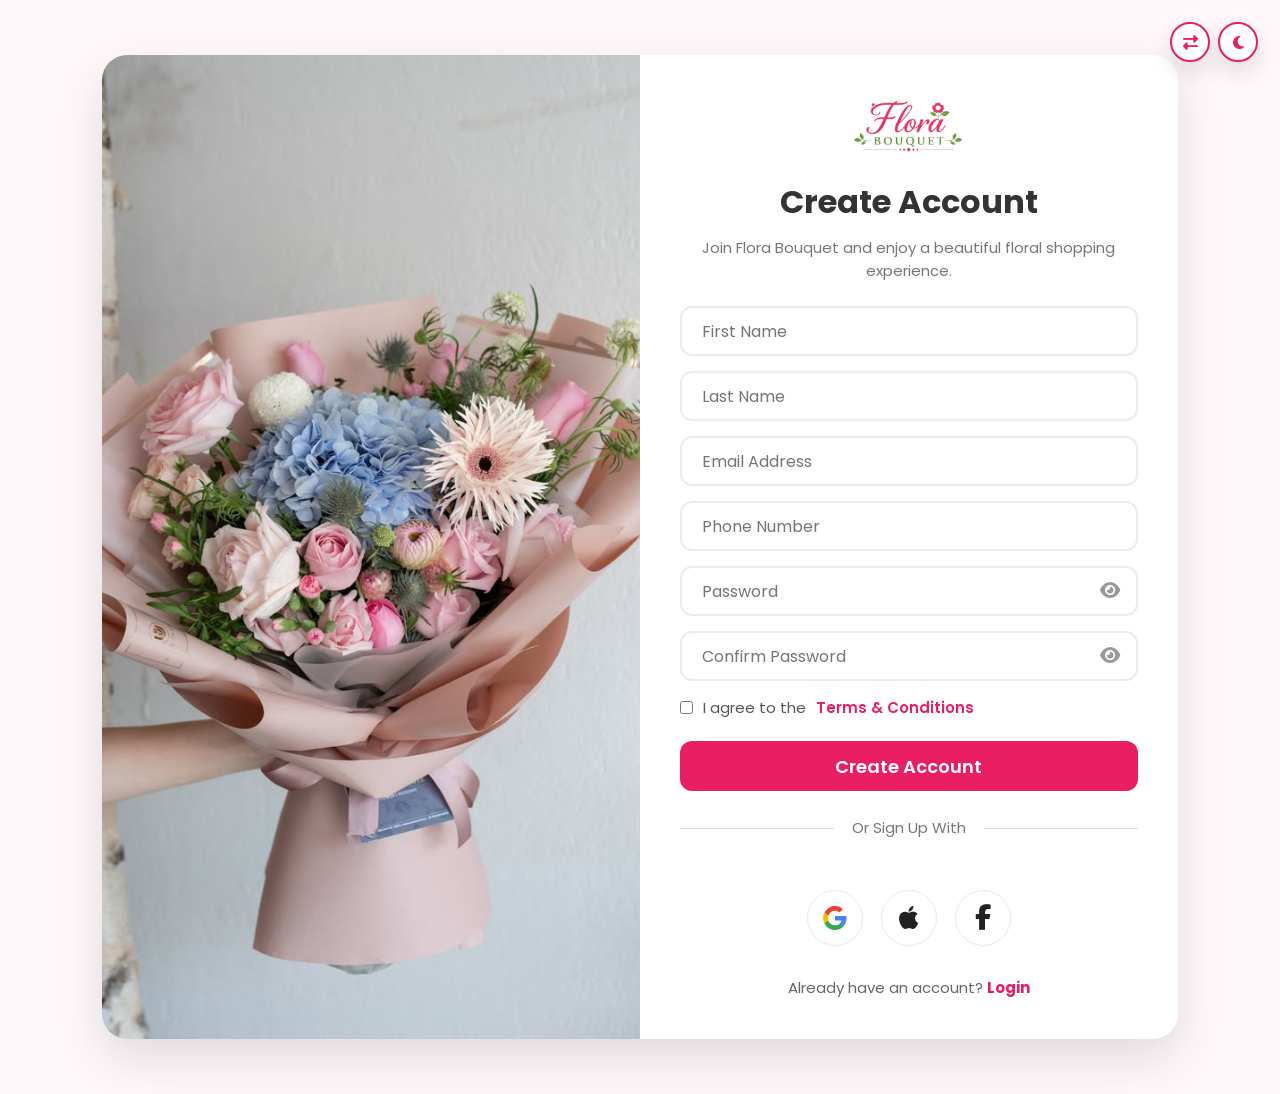
<file: register.html>
<!DOCTYPE html>
<html lang="en">
<head>

<meta charset="UTF-8">
<meta name="viewport" content="width=device-width, initial-scale=1.0">

<title>Register - Flora Bouquet</title>

<link rel="icon" type="image/png" href="images/logo.png">

<link rel="stylesheet" href="css/style.css">

<link rel="preconnect" href="https://fonts.googleapis.com">
<link rel="preconnect" href="https://fonts.gstatic.com" crossorigin>

<link href="https://fonts.googleapis.com/css2?family=Poppins:wght@300;400;500;600;700&display=swap" rel="stylesheet">

<link rel="stylesheet"
href="https://cdnjs.cloudflare.com/ajax/libs/font-awesome/6.7.2/css/all.min.css"/>

</head>

<body>

<button id="theme-btn" class="auth-theme-btn" aria-label="Toggle dark mode">

    <i class="fa-solid fa-moon"></i>

</button>

<button id="rtl-btn" class="auth-rtl-btn" aria-label="Toggle RTL mode">

    <i class="fa-solid fa-right-left"></i>

</button>



<!--=========================================
            REGISTER SECTION
==========================================-->

<section class="register-section">

    <div class="register-container">

        <!--=========================
            LEFT IMAGE
        ==========================-->

        <div class="register-image">

            <img src="images/register.jpg"
                 alt="Flora Bouquet Register">

        </div>

        <!--=========================
            RIGHT CONTENT
        ==========================-->

        <div class="register-content">

            <!-- Logo -->

            <a class="register-logo" href="index.html" aria-label="Go to home page">

                <img src="images/logo.png"
                     alt="Flora Bouquet">

            </a>

            <h2>Create Account</h2>

            <p>

                Join Flora Bouquet and enjoy a beautiful floral shopping experience.

            </p>

            <!--=========================
                REGISTER FORM
            ==========================-->

            <form class="register-form" action="#">

                <!-- First Name -->

                <div class="register-group">

                    <input type="text"
                           placeholder="First Name"
                           required>

                    
                </div>

                <!-- Last Name -->

                <div class="register-group">

                    <input type="text"
                           placeholder="Last Name"
                           required>

                    

                </div>

                <!-- Email -->

                <div class="register-group">

                    <input type="email"
                           placeholder="Email Address"
                           required>

                    

                </div>

                <!-- Phone -->

                <div class="register-group">

                    <input type="tel"
                           placeholder="Phone Number"
                           required>

                    

                </div>

                <!-- Password -->

                <div class="register-group register-password">

                    <input type="password"
                           id="registerPassword"
                           placeholder="Password"
                           required>

                    <i class="fa-solid fa-eye toggle-register-password"></i>

                </div>

                <!-- Confirm Password -->

                <div class="register-group register-password">

                    <input type="password"
                           id="confirmPassword"
                           placeholder="Confirm Password"
                           required>

                    <i class="fa-solid fa-eye toggle-confirm-password"></i>

                </div>

                <!-- Terms -->

                <div class="register-options">

                    <label>

                        <input type="checkbox"
                               required>

                        I agree to the

                        <a href="#">

                            Terms & Conditions

                        </a>

                    </label>

                </div>

                <!-- Button -->

                <button type="submit"
                        class="register-btn">

                    Create Account

                </button>

            </form>

            <!-- Divider -->

            <div class="register-divider">

                <span>Or Sign Up With</span>

            </div>

            <!-- Social Login -->

            <div class="social-buttons">

    <a href="#" class="google-btn">

<svg class="google-logo" viewBox="0 0 24 24" aria-hidden="true" focusable="false">
    <path fill="#4285F4" d="M23.5 12.3c0-.8-.1-1.6-.2-2.3H12v4.4h6.5c-.3 1.4-1.1 2.7-2.3 3.5v2.9h3.7c2.2-2 3.6-5 3.6-8.5z"/>
    <path fill="#34A853" d="M12 24c3.2 0 5.9-1.1 7.9-2.9l-3.7-2.9c-1 .7-2.4 1.1-4.2 1.1-3.1 0-5.7-2.1-6.6-4.9H1.6v3C3.5 21.3 7.4 24 12 24z"/>
    <path fill="#FBBC05" d="M5.4 14.4c-.2-.7-.4-1.5-.4-2.4s.1-1.6.4-2.4v-3H1.6C.6 8.2 0 10.1 0 12s.6 3.8 1.6 5.4l3.8-3z"/>
    <path fill="#EA4335" d="M12 4.7c1.7 0 3.3.6 4.5 1.8l3.3-3.3C17.9 1.2 15.2 0 12 0 7.4 0 3.5 2.7 1.6 6.6l3.8 3C6.3 6.8 8.9 4.7 12 4.7z"/>
</svg>

</a>

    <a href="#" class="apple-btn">

        <i class="fab fa-apple"></i>

    </a>

    <a href="#" class="facebook-btn">

        <i class="fab fa-facebook-f"></i>

    </a>

</div>
            <!-- Login Link -->

            <div class="register-login-link">

                <p>

                    Already have an account?

                    <a href="login.html">

                        Login

                    </a>

                </p>

            </div>

        </div>

    </div>

</section>

<script src="jss/script.js"></script>

</body>

</html>
</file>
<file: css/style.css>
:root{

--primary:#E91E63;
--secondary:#4CAF50;
--accent:#FFD54F;
--bg:#FFF8F8;
--text:#333333;

}

*{
margin:0;
padding:0;
box-sizing:border-box;
font-family:'Poppins',sans-serif;
}

body{

background:var(--bg);

}

header{

width:100%;
height:90px;

padding:0 7%;

display:flex;
align-items:center;
justify-content:space-between;
gap:28px;

background:white;

box-shadow:0 8px 30px rgba(0,0,0,0.05);
border-bottom:1px solid rgba(233,30,99,0.03);

position:sticky;
top:0;
z-index:1000;

}

.logo img{

height:65px;
display:block;

}

.logo{
cursor:pointer;
flex:0 0 auto;
}

nav{
flex:1 1 auto;
min-width:0;
}

nav ul{

display:flex;
align-items:center;
justify-content:center;
gap:clamp(16px,2vw,35px);

list-style:none;

}

nav ul li{

position:relative;

}

nav ul li a{

text-decoration:none;

font-size:clamp(14px,1.1vw,17px);

font-weight:500;

color:var(--text);
white-space:nowrap;

transition:.3s;

}

nav ul li a:hover,
nav ul li a.active,
nav ul li.dropdown.active > a{

color:var(--primary);

}

nav ul li a.active,
nav ul li.dropdown.active > a{
font-weight:700;
}

/* Dropdown */

.dropdown-menu{

position:absolute;

top:55px;

left:0;

background:white;

width:190px;

border-radius:12px;

box-shadow:0 10px 25px rgba(0,0,0,.1);

display:none;

overflow:hidden;

}

.dropdown-menu li{

width:100%;

}

.dropdown-menu li a{

display:block;

padding:15px 20px;

}

.dropdown:hover .dropdown-menu,
.dropdown.open .dropdown-menu{

display:block;

}

.dropdown-menu li:hover{

background:#fff2f7;

}

/* Right */

.header-right{

display:flex;

align-items:center;

gap:18px;
flex:0 0 auto;

}

.header-right button{

width:48px;

height:48px;

border-radius:50%;

border:2px solid var(--primary);

background:white;

color:var(--primary);

cursor:pointer;

font-size:18px;

transition:.3s;

}

.header-right button:hover,
.header-right button.active{

background:var(--primary);

color:white;

}

.menu-toggle{
display:none;
width:48px;
height:48px;
border-radius:50%;
border:2px solid var(--primary);
background:white;
color:var(--primary);
font-size:22px;
cursor:pointer;
transition:.3s;
}

.menu-toggle:hover,
.menu-toggle:focus,
header.menu-open .menu-toggle{
background:var(--primary);
color:white;
}

.login-btn{

padding:14px 32px;

border:2px solid var(--primary);

border-radius:40px;

text-decoration:none;

color:var(--primary);

font-weight:600;

display:flex;

align-items:center;

gap:10px;

transition:.3s;

}

.login-btn:hover{

background:var(--primary);

color:white;

}

.scroll-top-btn{
position:fixed;
right:28px;
bottom:28px;
width:52px;
height:52px;
border:none;
border-radius:50%;
background:var(--primary);
color:#fff;
font-size:20px;
display:flex;
align-items:center;
justify-content:center;
cursor:pointer;
z-index:999;
opacity:0;
visibility:hidden;
transform:translateY(18px);
transition:.3s;
box-shadow:0 14px 30px rgba(233,30,99,.28);
}

.scroll-top-btn.show{
opacity:1;
visibility:visible;
transform:translateY(0);
}

.scroll-top-btn:hover{
background:var(--secondary);
transform:translateY(-4px);
box-shadow:0 16px 34px rgba(76,175,80,.28);
}

.scroll-top-btn:focus-visible{
outline:3px solid rgba(233,30,99,.28);
outline-offset:4px;
}
/* =========================
        HERO SECTION
========================= */

.hero{
    position: relative;
    width: 100%;
    min-height: calc(100svh - 90px);
    background: linear-gradient(135deg, #fff8fb 0%, #fff4f7 100%);
    overflow: hidden;
    padding: 0;
    margin-top: 0;
}

.slides{
    width: 100%;
    min-height: inherit;
    position: relative;
}

/* Slide */

.slide{
    position: absolute;
    inset: 0;
    display: flex;
    align-items: center;
    justify-content: space-between;
    gap: 40px;
    min-height: inherit;
    padding: clamp(48px, 6vw, 82px) 8%;
    opacity: 0;
    visibility: hidden;
    transition: all .8s ease;
}

.slide.active{
    opacity: 1;
    visibility: visible;
}

/* Left Content */

.hero-content{
    width: 48%;
    flex: 1;
    max-width: 560px;
    z-index: 2;
}

.sub-title{
    color: #E91E63;
    font-size: 18px;
    font-weight: 600;
    letter-spacing: 2px;
    text-transform: uppercase;
}

.hero-content h1{
    font-size: clamp(2.2rem, 4.3vw, 4.1rem);
    line-height: 1.1;
    color: #333333;
    margin: 20px 0;
}

.hero-content h1 span{
    color: #E91E63;
}

.hero-content p{
    font-size: 17px;
    color: #666;
    line-height: 1.8;
    margin-bottom: 35px;
}

/* Buttons */

.hero-btn{
    display: flex;
    gap: 20px;
    flex-wrap:wrap;
    margin-top:30px;
}

.btn-primary,
.btn-outline{
    padding: 16px 35px;
    border-radius: 40px;
    text-decoration: none;
    font-weight: 600;
    transition: .4s;
}

.btn-primary{
    background: #E91E63;
    color: #fff;
}

.btn-primary:hover{
    background: #d81b60;
}

.btn-outline{
    border: 2px solid #E91E63;
    color: #E91E63;
}

.btn-outline:hover{
    background: #E91E63;
    color: #fff;
}

/* Right Image */

.hero-image{
    width: 48%;
    display: flex;
    justify-content: center;
    align-items: flex-start;
    flex:1;
    padding-top: 20px;
}

.hero-image img{
    width: 100%;
    max-width: 650px;
    max-height: calc(100vh - 260px);
    height: auto;
    border-radius: 30px;
    box-shadow: 0 20px 50px rgba(233, 30, 99, 0.18);
}

/* Slider Buttons */

.slider-btn{
    position: absolute;
    top: 50%;
    transform: translateY(-50%);
    width: 55px;
    height: 55px;
    border-radius: 50%;
    border: 2px solid #E91E63;
    background: rgba(255,255,255,0.95);
    color: #E91E63;
    cursor: pointer;
    transition: .3s;
    z-index: 10;
    font-size: 18px;
    box-shadow: 0 8px 20px rgba(0,0,0,0.08);
}

.slider-btn:hover{
    background: #E91E63;
    color: #fff;
}

.prev{
    left: 15px;
}

.next{
    right: 15px;
}

/* Dots */

.dots{
    position: absolute;
    bottom: 30px;
    left: 50%;
    transform: translateX(-50%);
    display: flex;
    gap: 10px;
}

.dot{
    width: 12px;
    height: 12px;
    border-radius: 50%;
    background: #ccc;
    cursor: pointer;
    transition: .3s;
}

.dot.active{
    background: #E91E63;
    transform: scale(1.3);
}

/* Floating Animation */

@keyframes float{

    0%{
        transform: translateY(0);
    }

    50%{
        transform: translateY(-15px);
    }

    100%{
        transform: translateY(0);
    }

}
/*==============================
      SHOP BY CATEGORY
==============================*/

.category{

    padding:100px 8%;

    background:#FFF8F8;

}
.section-title{

    text-align:center;

    margin-bottom:60px;

}

.section-title span{

    color:#E91E63;

    font-weight:600;

    letter-spacing:3px;

    text-transform:uppercase;

}

.section-title h2{

    font-size:48px;

    margin:15px 0;

    color:#333;

}

.section-title h2 span{

    color:#E91E63;

}

.section-title p{

    width:600px;

    max-width:100%;

    margin:auto;

    color:#666;

    line-height:1.8;

}

.category-grid{

    display:grid;

    grid-template-columns:repeat(3,1fr);

    gap:30px;

}

.category-card{

    background:#fff;

    border-radius:20px;

    padding:25px;

    display:flex;

    align-items:center;

    gap:20px;

    transition:.4s;

    box-shadow:0 8px 25px rgba(0,0,0,.08);

}

.category-card:hover{

    transform:translateY(-8px);

    box-shadow:0 20px 40px rgba(0,0,0,.12);

}

.category-image{

    min-width:130px;

}

.category-image img{

    width:130px;

    height:130px;

    border-radius:50%;

    object-fit:cover;

    border:5px solid #ffe4ef;

    transition:.4s;

}

.category-card:hover img{

    transform:scale(1.08);

}

.category-content h3{

    font-size:30px;

    color:#333;

    margin-bottom:10px;

}

.category-content p{

    color:#666;

    line-height:1.7;

    margin-bottom:20px;

}

.category-bottom{

    display:flex;

    justify-content:space-between;

    align-items:center;

}

.category-bottom span{

    color:#E91E63;

    font-weight:600;

}

.category-bottom a{

    width:42px;

    height:42px;

    background:#E91E63;

    color:white;

    display:flex;

    justify-content:center;

    align-items:center;

    border-radius:50%;

    text-decoration:none;

    transition:.3s;

}

.category-bottom a:hover{

    background:#4CAF50;

}
.category-btn{

    text-align:center;

    margin-top:60px;

}

.view-btn{

    display:inline-flex;

    align-items:center;

    gap:10px;

    padding:18px 40px;

    border-radius:50px;

    text-decoration:none;

    color:#fff;

    background:linear-gradient(135deg,#E91E63,#ff5a8a);

    font-weight:600;

    transition:.4s;

    box-shadow:0 15px 35px rgba(233,30,99,.25);

}

.view-btn:hover{

    transform:translateY(-5px);

    box-shadow:0 20px 40px rgba(233,30,99,.35);

}
/*=========================================
        FEATURED BOUQUETS
=========================================*/

.featured{
    padding:100px 8%;
    background:#ffffff;
    position:relative;
    overflow:hidden;
}

/* Background Decoration */

.featured::before{
    content:"";
    position:absolute;
    width:350px;
    height:350px;
    background:rgba(233,30,99,.05);
    border-radius:50%;
    top:-150px;
    left:-120px;
}

.featured::after{
    content:"";
    position:absolute;
    width:300px;
    height:300px;
    background:rgba(76,175,80,.05);
    border-radius:50%;
    bottom:-120px;
    right:-100px;
}

.featured>*{
    position:relative;
    z-index:2;
}

/* Heading */
.section-title{

    text-align:center;

    margin-bottom:60px;

}

.sub-title{

    display:block;

    color:#E91E63;

    font-size:15px;

    font-weight:700;

    letter-spacing:4px;

    text-transform:uppercase;

    margin-bottom:18px;

}

.section-title h2{

    font-size:58px;

    font-weight:700;

    color:#222;

    line-height:1.2;

}

.section-title h2 span{

    color:#E91E63;

    position:relative;

    display:inline-block;

}

.section-title h2 span::after{

    content:"";

    position:absolute;

    width:100%;

    height:12px;

    left:0;

    bottom:-8px;

    background:url(images/title-line.png) center no-repeat;

    background-size:contain;

}

.section-title p{

    margin-top:20px;

    color:#666;

    font-size:18px;

}


/* Filter Buttons */

.filter-buttons{
    display:flex;
    justify-content:center;
    gap:15px;
    flex-wrap:wrap;
    margin-bottom:60px;
}

.filter-buttons button{
    border:none;
    padding:12px 28px;
    border-radius:30px;
    background:#FFF8F8;
    color:#333;
    cursor:pointer;
    font-size:15px;
    font-weight:500;
    transition:.3s;
}

.filter-buttons button.active,
.filter-buttons button:hover{
    background:#E91E63;
    color:#fff;
}

/* Product Grid */

.product-grid{
    display:grid;
    grid-template-columns:repeat(4,1fr);
    gap:30px;
}

/* Card */

.product-card{
    background:#fff;
    border-radius:22px;
    overflow:hidden;
    box-shadow:0 10px 30px rgba(0,0,0,.08);
    transition:.4s;
    position:relative;
}

.product-card:hover{
    transform:translateY(-10px);
    box-shadow:0 20px 40px rgba(0,0,0,.15);
}

/* Product Image */

.product-card img{
    width:100%;
    height:280px;
    object-fit:cover;
    transition:.4s;
    position:relative;
    z-index:1;
    display:block;
    
    
}

.product-card:hover img{
    transform:scale(1.08);
    z-index:1;
}

/* Wishlist */

.wishlist{
    position:absolute;
    top:18px;
    right:18px;
    width:42px;
    height:42px;
    background:#fff;
    border:2px solid transparent;
    border-radius:50%;
    display:flex;
    justify-content:center;
    align-items:center;
    cursor:pointer;
    box-shadow:0 5px 15px rgba(0,0,0,.1);
    z-index:9999;
    transition:.3s;
    
}

.wishlist i{
    color:#E91E63;
    transition:.3s;
}

/* Badge */

.badge{
    position:absolute;
    top:18px;
    left:18px;
    background:#E91E63;
    color:#fff;
    padding:7px 14px;
    border-radius:20px;
    font-size:12px;
    font-weight:600;
    z-index:9999;
}

.badge.new{
    background:#4CAF50;
}

.badge.popular{
    background:#FFD54F;
    color:#333;
}

.badge.premium{
    background:#9C27B0;
}

/* Product Info */

.product-info{
    padding:25px;
    text-align:center;
}

.product-info h3{
    font-size:22px;
    color:#333;
    margin-bottom:12px;
}

.rating{
    margin-bottom:15px;
}

.rating i{
    color:#FFD54F;
    margin:0 2px;
}

.product-info h4{
    color:#E91E63;
    font-size:24px;
    margin-bottom:22px;
}

/* Button */

.product-info a{
    display:inline-block;
    padding:12px 28px;
    border-radius:30px;
    border:2px solid #E91E63;
    text-decoration:none;
    color:#E91E63;
    font-weight:600;
    transition:.3s;
}

.product-info a:hover{
    background:#E91E63;
    color:#fff;
}

/* View All */

.featured-btn{
    text-align:center;
    margin-top:60px;
}

.featured-btn a{
    display:inline-block;
    background:#E91E63;
    color:#fff;
    padding:16px 40px;
    border-radius:40px;
    text-decoration:none;
    font-weight:600;
    transition:.3s;
}

.featured-btn a:hover{
    background:#4CAF50;
}
/*==========================
      WHY CHOOSE US
===========================*/

.why-us{

    padding:100px 8%;
    background:#FFF8F8;

}

.why-container{

    display:grid;
    grid-template-columns:1fr 1fr;
    gap:70px;
    align-items:center;

}

/* Left */

.why-image{

    position:relative;

}

.why-image img{

    width:100%;
    border-radius:30px;
    box-shadow:0 20px 50px rgba(0,0,0,.1);

}

.experience{

    position:absolute;

    bottom:30px;
    right:-20px;

    background:#E91E63;

    color:#fff;

    width:180px;
    height:180px;

    border-radius:50%;

    display:flex;
    flex-direction:column;
    justify-content:center;
    align-items:center;

    box-shadow:0 15px 35px rgba(233,30,99,.35);

}

.experience h2{

    font-size:42px;

}

.experience p{

    font-size:15px;
    text-align:center;
    width:120px;

}

/* Right */

.why-content{

    display:flex;
    flex-direction:column;
    gap:25px;

}

.why-box{

    display:flex;
    align-items:center;

    gap:25px;

    background:#fff;

    padding:25px;

    border-radius:20px;

    box-shadow:0 10px 30px rgba(0,0,0,.08);

    transition:.4s;

}

.why-box:hover{

    transform:translateY(-8px);

}

.icon{

    width:75px;
    height:75px;

    background:#FFE4EF;

    border-radius:50%;

    display:flex;
    justify-content:center;
    align-items:center;

    color:#E91E63;

    font-size:28px;

    transition:.4s;

}

.why-box:hover .icon{

    background:#E91E63;
    color:#fff;

}

.text h3{

    font-size:24px;
    margin-bottom:8px;
    color:#333;

}

.text p{

    color:#666;
    line-height:1.8;

}
/*=========================================
        SEASONAL COLLECTION
=========================================*/

.seasonal{
    padding:100px 8%;
    background:linear-gradient(135deg,#FFF8F8,#FFF1F5);
    position:relative;
    overflow:hidden;
}

/* Decorative Background */

.seasonal::before{
    content:"";
    position:absolute;
    width:420px;
    height:420px;
    background:rgba(233,30,99,.08);
    border-radius:50%;
    top:-180px;
    left:-120px;
}

.seasonal::after{
    content:"";
    position:absolute;
    width:320px;
    height:320px;
    background:rgba(76,175,80,.08);
    border-radius:50%;
    bottom:-120px;
    right:-80px;
}

.seasonal>*{
    position:relative;
    z-index:2;
}

/* Layout */

.seasonal-container{
    display:grid;
    grid-template-columns:1fr 1fr;
    align-items:center;
    gap:80px;
}

/* Left */

.seasonal-content .season-tag{
    display:inline-block;
    background:#FFE4EF;
    color:#E91E63;
    padding:12px 22px;
    border-radius:30px;
    font-weight:600;
    margin-bottom:25px;
}

.seasonal-content h2{
    font-size:52px;
    color:#333;
    line-height:1.2;
    margin-bottom:20px;
}

.seasonal-content h2 span{
    color:#E91E63;
}

.seasonal-content p{
    color:#666;
    line-height:1.9;
    margin-bottom:35px;
}

/* List */

.season-list{
    margin-bottom:40px;
}

.list-item{
    display:flex;
    align-items:center;
    gap:15px;
    margin-bottom:18px;
}

.list-item i{
    color:#4CAF50;
    font-size:22px;
}

.list-item span{
    font-size:17px;
    color:#333;
}

/* Buttons */

.season-buttons{
    display:flex;
    gap:20px;
    flex-wrap:wrap;
}

.shop-btn,
.explore-btn{
    padding:16px 34px;
    border-radius:35px;
    text-decoration:none;
    font-weight:600;
    transition:.4s;
}

.shop-btn{
    background:#E91E63;
    color:#fff;
}

.shop-btn:hover{
    background:#4CAF50;
}

.explore-btn{
    border:2px solid #E91E63;
    color:#E91E63;
}

.explore-btn:hover{
    background:#E91E63;
    color:#fff;
}

/* Right */

.seasonal-image{
    position:relative;
    display:flex;
    justify-content:center;
    align-items:center;
}

.seasonal-image img{
    width:100%;
    max-width:520px;
    animation:floatImage 5s ease-in-out infinite;
}

/* Discount */

.discount{
    position:absolute;
    top:20px;
    right:10px;

    width:140px;
    height:140px;

    border-radius:50%;

    background:#E91E63;
    color:#fff;

    display:flex;
    flex-direction:column;
    justify-content:center;
    align-items:center;

    box-shadow:0 15px 35px rgba(233,30,99,.3);
}

.discount h3{
    font-size:42px;
    line-height:1;
}

.discount span{
    font-size:22px;
    font-weight:700;
}

.discount p{
    margin-top:5px;
    font-size:14px;
}

/* Floating */

@keyframes floatImage{

0%{
transform:translateY(0);
}

50%{
transform:translateY(-18px);
}

100%{
transform:translateY(0);
}

}

/*=========================================
        SHOP BY OCCASION
=========================================*/

.occasion{
    padding:100px 8%;
    background:#FFF8F8;
    position:relative;
    overflow:hidden;
}

/* Decorative Background */

.occasion::before{
    content:"";
    position:absolute;
    width:350px;
    height:350px;
    background:rgba(233,30,99,.05);
    border-radius:50%;
    top:-120px;
    left:-120px;
}

.occasion::after{
    content:"";
    position:absolute;
    width:280px;
    height:280px;
    background:rgba(76,175,80,.06);
    border-radius:50%;
    bottom:-120px;
    right:-80px;
}

.occasion>*{
    position:relative;
    z-index:2;
}

/* Grid */

.occasion-grid{
    display:grid;
    grid-template-columns:repeat(4,1fr);
    gap:30px;
}

/* Card */

.occasion-card{
    background:#fff;
    border-radius:20px;
    overflow:hidden;
    box-shadow:0 10px 30px rgba(0,0,0,.08);
    transition:.4s;
}

.occasion-card:hover{
    transform:translateY(-10px);
    box-shadow:0 20px 40px rgba(0,0,0,.15);
}

/* Image */

.occasion-card img{
    width:100%;
    height:240px;
    object-fit:cover;
    transition:.5s;
}

.occasion-card:hover img{
    transform:scale(1.08);
}

/* Content */

.occasion-content{
    padding:25px;
    text-align:center;
}

.occasion-content h3{
    font-size:24px;
    color:#333;
    margin-bottom:10px;
}

.occasion-content p{
    color:#E91E63;
    font-weight:600;
    margin-bottom:20px;
}

.occasion:not(.occasion-category) .occasion-content{
    padding:24px 20px 28px;
}

.occasion:not(.occasion-category) .occasion-content h3{
    margin-bottom:12px;
}

.occasion:not(.occasion-category) .occasion-content p{
    min-height:0;
    margin-bottom:22px;
    line-height:1.4;
}

/* Explore Button */

.occasion-content a{

    display:inline-flex;
    align-items:center;
    gap:8px;

    text-decoration:none;

    color:#E91E63;

    font-weight:600;

    transition:.3s;

}

.occasion-content a i{

    transition:.3s;

}

.occasion-content a:hover{

    color:#4CAF50;

}

.occasion-content a:hover i{

    transform:translateX(6px);

}

/* View All */

.occasion-btn{

    display:flex;

    justify-content:center;

    text-align:center;

    margin-top:60px;

}

.occasion-btn a{

    display:inline-block;

    padding:16px 42px;

    background:#E91E63;

    color:#fff;

    text-decoration:none;

    border-radius:40px;

    font-weight:600;

    transition:.4s;

    box-shadow:0 15px 35px rgba(233,30,99,.25);

}

.occasion-btn a:hover{

    background:#4CAF50;

    transform:translateY(-5px);

}
/*=========================================
        CUSTOMER TESTIMONIALS
=========================================*/

.testimonial{

    padding:100px 8%;

    background:#FFF8F8;

    position:relative;

    overflow:hidden;

}

/* Decorative Background */

.testimonial::before{

    content:"";

    position:absolute;

    width:350px;
    height:350px;

    background:rgba(233,30,99,.06);

    border-radius:50%;

    top:-150px;
    left:-120px;

}

.testimonial::after{

    content:"";

    position:absolute;

    width:300px;
    height:300px;

    background:rgba(76,175,80,.05);

    border-radius:50%;

    bottom:-120px;
    right:-100px;

}

.testimonial>*{

    position:relative;

    z-index:2;

}

/* Container */

.testimonial-container{

    display:flex;

    align-items:center;

    justify-content:center;

    gap:30px;

}

/* Slider */

.testimonial-slider{

    width:700px;

    overflow:hidden;

}

/* Card */

.testimonial-card{

    display:none;

    background:#fff;

    padding:50px;

    border-radius:25px;

    box-shadow:0 15px 40px rgba(0,0,0,.08);

    transition:.4s;

}

.testimonial-card.active{

    display:block;

    animation:fade .5s ease;

}

@keyframes fade{

from{

opacity:0;

transform:translateY(20px);

}

to{

opacity:1;

transform:translateY(0);

}

}

/* Quote */

.quote{

    font-size:50px;

    color:#E91E63;

    margin-bottom:20px;

}

/* Stars */

.stars{

    margin-bottom:20px;

}

.stars i{

    color:#FFD54F;

    margin-right:4px;

}

/* Review */

.review{

    color:#666;

    line-height:1.9;

    font-size:17px;

    margin-bottom:35px;

}

/* Customer */

.customer{

    display:flex;

    align-items:center;

    gap:20px;

}

.customer img{

    width:70px;

    height:70px;

    border-radius:50%;

    object-fit:cover;

    border:4px solid #E91E63;

}

.customer h4{

    color:#333;

    font-size:22px;

}

.customer span{

    color:#888;

}

/* Arrows */

.testimonial-btn{

    width:55px;

    height:55px;

    border:none;

    border-radius:50%;

    background:#fff;

    color:#E91E63;

    cursor:pointer;

    font-size:22px;

    box-shadow:0 10px 25px rgba(0,0,0,.08);

    transition:.3s;

}

.testimonial-btn:hover{

    background:#E91E63;

    color:#fff;

}

/* Dots */

.testimonial-dots{

    display:flex;

    justify-content:center;

    gap:12px;

    margin-top:40px;

}

.testimonial-dots .dot{

    width:14px;

    height:14px;

    border-radius:50%;

    background:#ccc;

    cursor:pointer;

    transition:.3s;

}

.testimonial-dots .dot.active{

    background:#E91E63;

    transform:scale(1.3);

}

/* Hover */

.testimonial-card:hover{

    transform:translateY(-8px);

}

/*=========================================
        INSTAGRAM GALLERY
=========================================*/

.instagram{

    padding:100px 8%;

    background:#FFF8F8;

    position:relative;

    overflow:hidden;

}

/* Decorative Background */

.instagram::before{

    content:"";

    position:absolute;

    width:350px;

    height:350px;

    background:rgba(233,30,99,.05);

    border-radius:50%;

    top:-150px;

    left:-120px;

}

.instagram::after{

    content:"";

    position:absolute;

    width:300px;

    height:300px;

    background:rgba(76,175,80,.06);

    border-radius:50%;

    bottom:-120px;

    right:-80px;

}

.instagram>*{

    position:relative;

    z-index:2;

}

/* Grid */

.instagram-grid{

    display:grid;

    grid-template-columns:repeat(4,1fr);

    gap:25px;

}

/* Gallery Item */

.insta-item{

    position:relative;

    overflow:hidden;

    border-radius:20px;

    cursor:pointer;

    box-shadow:0 12px 30px rgba(0,0,0,.08);

}

.insta-item img{

    width:100%;

    height:280px;

    object-fit:cover;

    display:block;

    transition:.5s;

}

/* Hover Zoom */

.insta-item:hover img{

    transform:scale(1.1);

}

/* Overlay */

.overlay{

    position:absolute;

    inset:0;

    background:rgba(233,30,99,.82);

    display:flex;

    flex-direction:column;

    justify-content:center;

    align-items:center;

    color:#fff;

    opacity:0;

    transition:.4s;

}

.insta-item:hover .overlay{

    opacity:1;

}

.overlay i{

    font-size:45px;

    margin-bottom:15px;

}

.overlay h4{

    font-size:22px;

    margin-bottom:8px;

}

.overlay span{

    font-size:15px;

    border:1px solid rgba(255,255,255,.5);

    padding:10px 22px;

    border-radius:30px;

}

/* Button */

.instagram-btn{

    text-align:center;

    margin-top:60px;

}

.instagram-btn a{

    display:inline-flex;

    align-items:center;

    gap:12px;

    padding:16px 40px;

    background:#E91E63;

    color:#fff;

    text-decoration:none;

    border-radius:40px;

    font-weight:600;

    transition:.4s;

    box-shadow:0 15px 35px rgba(233,30,99,.25);

}

.instagram-btn a:hover{

    background:#4CAF50;

    transform:translateY(-5px);

}

.instagram-btn i{

    font-size:22px;

}

/*=========================================
            NEWSLETTER
=========================================*/

.newsletter{

    padding:100px 8%;

    background:linear-gradient(135deg,#FFF8F8,#FFEFF5);

    position:relative;

    overflow:hidden;

}

/* Decorative Background */

.newsletter::before{

    content:"";

    position:absolute;

    width:380px;
    height:380px;

    background:rgba(233,30,99,.08);

    border-radius:50%;

    top:-150px;
    left:-120px;

}

.newsletter::after{

    content:"";

    position:absolute;

    width:320px;
    height:320px;

    background:rgba(76,175,80,.08);

    border-radius:50%;

    bottom:-120px;
    right:-120px;

}

.newsletter>*{

    position:relative;

    z-index:2;

}

/* Layout */

.newsletter-container{

    display:grid;

    grid-template-columns:1fr 1fr;

    gap:70px;

    align-items:center;

}

/* Left */

.newsletter-tag{

    display:inline-block;

    background:#FFE4EF;

    color:#E91E63;

    padding:12px 22px;

    border-radius:30px;

    font-weight:600;

    margin-bottom:25px;

}

.newsletter-content h2{

    font-size:48px;

    color:#333;

    line-height:1.2;

    margin-bottom:20px;

}

.newsletter-content h2 span{

    color:#E91E63;

}

.newsletter-content p{

    color:#666;

    line-height:1.9;

    margin-bottom:35px;

}

/* Feature List */

.newsletter-features{

    display:grid;

    grid-template-columns:repeat(2,1fr);

    gap:18px;

}

.feature{

    display:flex;

    align-items:center;

    gap:12px;

}

.feature i{

    color:#4CAF50;

    font-size:20px;

}

.feature span{

    color:#333;

    font-weight:500;

}

/* Newsletter Box */

.newsletter-box{

    background:#fff;

    padding:45px;

    border-radius:25px;

    text-align:center;

    box-shadow:0 15px 40px rgba(0,0,0,.08);

    transition:.4s;

}

.newsletter-box:hover{

    transform:translateY(-8px);

}

.newsletter-icon{

    width:90px;

    height:90px;

    margin:auto;

    margin-bottom:25px;

    border-radius:50%;

    background:#FFE4EF;

    color:#E91E63;

    display:flex;

    justify-content:center;

    align-items:center;

    font-size:38px;

}

.newsletter-box h3{

    font-size:30px;

    color:#333;

    margin-bottom:15px;

}

.newsletter-box p{

    color:#666;

    line-height:1.8;

    margin-bottom:30px;

}

/* Input */

.input-box{

    display:flex;

    align-items:center;

    background:#FFF8F8;

    border:2px solid #f5dce5;

    border-radius:50px;

    padding:0 20px;

    margin-bottom:20px;

}

.input-box i{

    color:#E91E63;

    font-size:18px;

}

.input-box input{

    width:100%;

    padding:18px 15px;

    border:none;

    outline:none;

    background:transparent;

    font-size:16px;

}

/* Button */

.newsletter-box button{

    width:100%;

    padding:18px;

    border:none;

    border-radius:50px;

    background:#E91E63;

    color:#fff;

    font-size:17px;

    font-weight:600;

    cursor:pointer;

    transition:.4s;

}

.newsletter-box button:hover{

    background:#4CAF50;

}

/*=========================================
                FOOTER
=========================================*/

.footer{
    background:#ffffff;
    color:#333;
    padding:80px 8% 0;
    position:relative;
    overflow:hidden;
    border-top:1px solid #f1dede;
}

/* Decorative Background */

.footer::before{
    content:"";
    position:absolute;
    width:320px;
    height:320px;
    background:rgba(233,30,99,.08);
    border-radius:50%;
    top:-160px;
    left:-120px;
}

.footer::after{
    content:"";
    position:absolute;
    width:260px;
    height:260px;
    background:rgba(76,175,80,.08);
    border-radius:50%;
    bottom:-130px;
    right:-100px;
}

.footer>*{
    position:relative;
    z-index:2;
}

/* Layout */

.footer-container{
    display:grid;
    grid-template-columns:2fr 1fr 1fr 1.5fr;
    gap:50px;
    padding-bottom:60px;
}

/* Logo */

.footer-logo img{
    width:170px;
    margin-bottom:20px;
}

.footer-col p{
    color:#666;
    line-height:1.8;
    margin-bottom:30px;
}

/* Headings */

.footer-col h3{
    color:#333;
    margin-bottom:25px;
    font-size:24px;
    position:relative;
}

.footer-col h3::after{
    content:"";
    position:absolute;
    left:0;
    bottom:-10px;
    width:50px;
    height:3px;
    background:#E91E63;
}

/* Lists */

.footer-col ul{
    list-style:none;
}

.footer-col ul li{
    margin-bottom:15px;
}

.footer-col ul li a{
    color:#555;
    text-decoration:none;
    transition:.3s;
}

.footer-col ul li a:hover{
    color:#E91E63;
    padding-left:8px;
}

/* Contact */

.contact-info li{
    display:flex;
    align-items:flex-start;
    gap:12px;
    color:#555;
}

.contact-info i{
    color:#E91E63;
    margin-top:4px;
}

/* Social Icons */

.social-links{
    display:flex;
    gap:12px;
}

.social-links a{
    width:45px;
    height:45px;
    background:#FFF5F8;
    color:#E91E63;
    border:1px solid #F8D9E6;
    border-radius:50%;
    display:flex;
    justify-content:center;
    align-items:center;
    transition:.3s;
    text-decoration:none;
}

.social-links a:hover{
    background:#E91E63;
    color:#FFFFFF;
    transform:translateY(-5px);
}
.footer-social a i{

    transition:.3s;

}

.footer-social a:hover i{

    color:#FFFFFF;   /* Ensure icon becomes white */

}

/* Bottom */

.footer-bottom{
    border-top:1px solid #E8E8E8;
    padding:25px 0;
    display:flex;
    justify-content:space-between;
    align-items:center;
    flex-wrap:wrap;
    gap:20px;
}

.footer-bottom p{
    color:#666;
}

.footer-links{
    display:flex;
    gap:25px;
}

.footer-links a{
    color:#666;
    text-decoration:none;
    transition:.3s;
}

.footer-links a:hover{
    color:#E91E63;
}
/*=========================================
        HERO SECTION HOME 2
=========================================*/

.hero2{
    position: relative;
    overflow: hidden;
    background: linear-gradient(135deg,#FFF8F8,#FFEFF5);
    min-height: 100vh;
    display: flex;
    align-items: center;
    padding: 120px 8% 80px;
}

/* Decorative Background */

.hero2::before{
    content:"";
    position:absolute;
    width:600px;
    height:600px;
    background:rgba(233,30,99,.08);
    border-radius:50%;
    top:-250px;
    left:-200px;
}

.hero2::after{
    content:"";
    position:absolute;
    width:500px;
    height:500px;
    background:rgba(76,175,80,.06);
    border-radius:50%;
    bottom:-250px;
    right:-180px;
}

.hero-slider{
    width:100%;
}

.hero-slide{
    display:none;
    width:100%;
}

.hero-slide.active{
    display:block;
}

/*================ Layout ================*/

.hero2-container{

    position:relative;
    min-height:calc(100vh - 200px);
    display:flex;
    align-items:center;
    overflow:hidden;
    border-radius:30px;
    padding:70px;

}

/*================ Left Side ================*/

.hero2-content{

    position:relative;
    z-index:4;
    max-width:620px;

}

.hero-tag{

    display:inline-block;
    padding:12px 28px;
    background:#FFE4EF;
    color:#E91E63;
    border-radius:40px;
    font-weight:600;
    letter-spacing:1px;
    margin-bottom:25px;

}

.hero2-content h1{

    font-size:68px;
    color:#333;
    line-height:1.1;
    margin-bottom:25px;
    font-weight:700;

}

.hero2-content h1 span{

    color:#E91E63;

}

.hero2-content p{

    color:#666;
    font-size:18px;
    line-height:1.9;
    max-width:560px;
    margin-bottom:40px;

}

/*================ Buttons ================*/

.hero-buttons{

    display:flex;
    gap:20px;
    flex-wrap:wrap;

}

.shop-btn{

    display:inline-block;
    padding:16px 40px;
    background:#E91E63;
    color:#fff;
    border-radius:40px;
    text-decoration:none;
    font-weight:600;
    transition:.4s;

}

.shop-btn:hover{

    background:#4CAF50;
    transform:translateY(-5px);

}

.explore-btn{

    display:inline-block;
    padding:16px 40px;
    border:2px solid #E91E63;
    color:#E91E63;
    border-radius:40px;
    text-decoration:none;
    font-weight:600;
    transition:.4s;

}

.explore-btn:hover{

    background:#E91E63;
    color:#fff;

}

/*================ Statistics ================*/

.hero-features{

    display:flex;
    gap:50px;
    margin-top:55px;

}

.hero-features h3{

    font-size:34px;
    color:#E91E63;
    margin-bottom:8px;

}

.hero-features span{

    color:#666;
    font-size:15px;

}

/*================ Right Side ================*/

.hero2-image{

    position:absolute;
    inset:0;
    display:flex;
    justify-content:center;
    align-items:center;
    z-index:1;

}

/* Pink Circle */

.hero2-image::before{

    content:"";
    position:absolute;
    inset:0;
    background:linear-gradient(90deg,rgba(255,248,248,.95),rgba(255,248,248,.75),rgba(255,248,248,.2));
    z-index:2;

}

/* Hero Image */

.hero2-image img{

    width:100%;
    max-width:none;
    height:100%;
    object-fit:cover;
    position:absolute;
    inset:0;
    z-index:1;

}

/*================ Offer Card ================*/

.offer-card{

    position:absolute;
    top:40px;
    right:20px;

    width:160px;
    height:160px;

    background:#fff;

    border-radius:50%;

    display:flex;
    flex-direction:column;
    justify-content:center;
    align-items:center;

    box-shadow:0 20px 45px rgba(0,0,0,.12);

    z-index:3;

}

.offer-card h2{

    font-size:42px;
    color:#E91E63;
    line-height:1;

}

.offer-card p{

    font-size:20px;
    font-weight:700;
    color:#333;
    margin:5px 0;

}

.offer-card span{

    font-size:14px;
    color:#777;

}
/*=========================================
        HERO SLIDER ANIMATION
=========================================*/

/* Hero Slide Animation */

.hero-slide{
    display:none;
    animation:heroFade .8s ease-in-out;
}

.hero-slide.active{
    display:block;
}

@keyframes heroFade{

    from{
        opacity:0;
    }

    to{
        opacity:1;
    }

}

/*=========================================
        FLOATING IMAGE
=========================================*/

/*=========================================
        ARROWS
=========================================*/

.hero-prev,
.hero-next{

    position:absolute;

    top:50%;

    transform:translateY(-50%);

    width:60px;
    height:60px;

    border:none;

    border-radius:50%;

    background:#fff;

    color:#E91E63;

    font-size:20px;

    cursor:pointer;

    box-shadow:0 12px 25px rgba(0,0,0,.12);

    transition:.3s;

    z-index:100;

}

.hero-prev{

    left:25px;

}

.hero-next{

    right:25px;

}

.hero-prev:hover,
.hero-next:hover{

    background:#E91E63;
    color:#fff;

}

/*=========================================
            DOTS
=========================================*/

.hero-dots{

    position:absolute;

    left:50%;

    bottom:40px;

    transform:translateX(-50%);

    display:flex;

    gap:12px;

}

.hero-dots span{

    width:14px;

    height:14px;

    border-radius:50%;

    background:#d9d9d9;

    cursor:pointer;

    transition:.3s;

}

.hero-dots span.active{

    background:#E91E63;

    transform:scale(1.3);

}

/*=========================================
        BUTTON HOVER
=========================================*/

.shop-btn,
.explore-btn{

    transition:.4s;

}

.shop-btn:hover{

    transform:translateY(-6px);

    box-shadow:0 15px 30px rgba(233,30,99,.25);

}

.explore-btn:hover{

    transform:translateY(-6px);

}

/*=========================================
        STATISTICS HOVER
=========================================*/

.hero-features div{

    transition:.3s;

}

.hero-features div:hover{

    transform:translateY(-6px);

}

.hero-features h3{

    transition:.3s;

}

.hero-features div:hover h3{

    color:#4CAF50;

}

/*=========================================
        OFFER CARD
=========================================*/

.offer-card{

    animation:offerPulse 3s infinite;

}

@keyframes offerPulse{

    0%{
        transform:scale(1);
    }

    50%{
        transform:scale(1.08);
    }

    100%{
        transform:scale(1);
    }

}
/*=========================================
        OUR FLORAL PHILOSOPHY
=========================================*/

.philosophy{
    padding:100px 8%;
    background:#ffffff;
    position:relative;
    overflow:hidden;
}

/* Decorative Background */

.philosophy::before{
    content:"";
    position:absolute;
    width:380px;
    height:380px;
    background:rgba(233,30,99,.05);
    border-radius:50%;
    top:-180px;
    left:-150px;
}

.philosophy::after{
    content:"";
    position:absolute;
    width:300px;
    height:300px;
    background:rgba(76,175,80,.05);
    border-radius:50%;
    bottom:-150px;
    right:-120px;
}

.philosophy>*{
    position:relative;
    z-index:2;
}

/* Layout */

.philosophy-container{

    display:grid;
    grid-template-columns:1fr 1fr;
    align-items:center;
    gap:80px;

}

/*==========================
        IMAGE
==========================*/

.philosophy-image{

    position:relative;

}

.image-box{

    overflow:hidden;
    border-radius:30px;

    box-shadow:0 25px 60px rgba(0,0,0,.12);

}

.image-box img{

    width:100%;
    display:block;
    transition:.5s;

}

.image-box:hover img{

    transform:scale(1.08);

}

/* Floating Card */

.floating-card{

    position:absolute;

    bottom:30px;
    right:-20px;

    width:220px;

    background:#fff;

    padding:25px;

    border-radius:20px;

    text-align:center;

    box-shadow:0 20px 40px rgba(0,0,0,.12);

}

.floating-card i{

    font-size:40px;

    color:#E91E63;

    margin-bottom:12px;

}

.floating-card h3{

    color:#333;

    margin-bottom:8px;

}

.floating-card p{

    color:#777;

    font-size:14px;

}

/*==========================
        CONTENT
==========================*/

.section-tag{

    display:inline-block;

    padding:10px 24px;

    background:#FFE4EF;

    color:#E91E63;

    border-radius:30px;

    font-weight:600;

    margin-bottom:20px;

}

.philosophy-content h2{

    font-size:54px;

    color:#333;

    line-height:1.2;

    margin-bottom:25px;

}

.philosophy-content h2 span{

    color:#E91E63;

}

.intro{

    color:#666;

    line-height:1.9;

    margin-bottom:35px;

}

/* Quote */

.philosophy-quote{

    background:#FFF8F8;

    padding:30px;

    border-left:5px solid #E91E63;

    border-radius:18px;

    margin-bottom:40px;

}

.philosophy-quote i{

    font-size:35px;

    color:#E91E63;

    margin-bottom:15px;

}

.philosophy-quote p{

    color:#555;

    line-height:1.9;

    font-style:italic;

}

/*==========================
        FEATURES
==========================*/

.philosophy-features{

    display:flex;

    flex-direction:column;

    gap:22px;

}

.feature-box{

    display:flex;

    gap:18px;

    align-items:flex-start;

    padding:18px;

    background:#fff;

    border-radius:16px;

    transition:.4s;

}

.feature-box:hover{

    background:#FFF5F8;

    transform:translateX(10px);

}

.feature-box i{

    width:60px;
    height:60px;

    border-radius:50%;

    background:#FFE4EF;

    color:#E91E63;

    display:flex;
    justify-content:center;
    align-items:center;

    font-size:24px;

}

.feature-box h4{

    color:#333;

    margin-bottom:8px;

}

.feature-box p{

    color:#777;

    line-height:1.7;

}

/*==========================
        BUTTON
==========================*/

.discover-btn{

    margin-top:40px;

    display:inline-flex;

    align-items:center;

    gap:12px;

    padding:18px 36px;

    background:#E91E63;

    color:#fff;

    text-decoration:none;

    border-radius:40px;

    font-weight:600;

    transition:.4s;

}

.discover-btn:hover{

    background:#4CAF50;

}

.discover-btn i{

    transition:.4s;

}

.discover-btn:hover i{

    transform:translateX(8px);

}
/*=========================================
        SIGNATURE COLLECTIONS
=========================================*/

.signature{
    padding:100px 8%;
    background:#FFFDFD;
    position:relative;
    overflow:hidden;
}

/* Decorative Background */

.signature::before{
    content:"";
    position:absolute;
    width:400px;
    height:400px;
    background:rgba(233,30,99,.05);
    border-radius:50%;
    top:-180px;
    left:-180px;
}

.signature::after{
    content:"";
    position:absolute;
    width:300px;
    height:300px;
    background:rgba(76,175,80,.05);
    border-radius:50%;
    bottom:-150px;
    right:-120px;
}

.signature>*{
    position:relative;
    z-index:2;
}

/*=========================
        GRID
=========================*/

.signature-grid{

    display:grid;
    grid-template-columns:repeat(2,1fr);
    gap:35px;

}

/*=========================
        CARD
=========================*/

.signature-card{

    position:relative;
    overflow:hidden;
    border-radius:30px;
    height:520px;
    cursor:pointer;

    box-shadow:0 20px 45px rgba(0,0,0,.10);

}

.signature-card img{

    width:100%;
    height:100%;
    object-fit:cover;
    transition:.7s;

}

/*=========================
        OVERLAY
=========================*/

.signature-overlay{

    position:absolute;
    inset:0;

    display:flex;
    flex-direction:column;
    justify-content:flex-end;

    padding:45px;

    background:linear-gradient(
    to top,
    rgba(0,0,0,.78),
    rgba(0,0,0,.25),
    transparent
    );

    color:#fff;

}

/* Number */

.signature-overlay span{

    width:60px;
    height:60px;

    background:#E91E63;

    border-radius:50%;

    display:flex;
    justify-content:center;
    align-items:center;

    font-size:20px;
    font-weight:700;

    margin-bottom:20px;

}

/* Heading */

.signature-overlay h3{

    font-size:34px;
    margin-bottom:18px;

}

/* Paragraph */

.signature-overlay p{

    line-height:1.8;
    color:#f5f5f5;
    max-width:360px;
    margin-bottom:25px;

}

/* Button */

.signature-overlay a{

    display:inline-flex;
    align-items:center;
    gap:10px;

    width:max-content;

    color:#fff;
    text-decoration:none;

    font-weight:600;

    padding-bottom:6px;

    border-bottom:2px solid #E91E63;

    transition:.4s;

}

.signature-overlay a i{

    transition:.4s;

}

/*=========================
        HOVER
=========================*/

.signature-card:hover img{

    transform:scale(1.12);

}

.signature-card:hover .signature-overlay{

    background:linear-gradient(
    to top,
    rgba(233,30,99,.88),
    rgba(233,30,99,.35),
    transparent
    );

}

.signature-card:hover .signature-overlay a{

    color:#FFD54F;

}

.signature-card:hover .signature-overlay a i{

    transform:translateX(8px);

}

.signature-card:hover{

    transform:translateY(-8px);

    transition:.4s;

}
/*=========================================
            OUR PROCESS
=========================================*/

.process{
    padding:100px 8%;
    background:#ffffff;
    position:relative;
    overflow:hidden;
}

/* Decorative Background */

.process::before{
    content:"";
    position:absolute;
    width:350px;
    height:350px;
    background:rgba(233,30,99,.05);
    border-radius:50%;
    top:-180px;
    left:-150px;
}

.process::after{
    content:"";
    position:absolute;
    width:280px;
    height:280px;
    background:rgba(76,175,80,.05);
    border-radius:50%;
    bottom:-150px;
    right:-120px;
}

.process>*{
    position:relative;
    z-index:2;
}

/*=========================
        WRAPPER
=========================*/

.process-wrapper{

    display:grid;
    grid-template-columns:repeat(4,1fr);
    align-items:stretch;
    gap:30px;
    margin-top:70px;
    position:relative;

}

/* Connecting Line */

.process-wrapper::before{

    content:"";

    position:absolute;

    top:65px;
    left:10%;

    width:80%;
    height:3px;

    background:#F7C9DA;

    z-index:0;

}

/*=========================
        CARD
=========================*/

.process-card{

    position:relative;

    background:#fff;

    padding:40px 25px;
    min-height:420px;

    border-radius:25px;

    text-align:center;
    display:flex;
    flex-direction:column;
    align-items:center;

    box-shadow:0 15px 35px rgba(0,0,0,.08);

    transition:.4s;

    z-index:2;

}

.process-card:hover{

    transform:translateY(-12px);

}

/*=========================
        ICON
=========================*/

.process-icon{

    width:110px;
    height:110px;

    margin:0 auto 25px;

    border-radius:50%;

    background:#FFE4EF;

    display:flex;

    justify-content:center;
    align-items:center;

    position:relative;

    transition:.4s;

}

.process-card:hover .process-icon{

    background:#E91E63;

    transform:rotate(10deg);

}

.process-icon i{

    font-size:40px;

    color:#E91E63;

    transition:.4s;

}

.process-card:hover .process-icon i{

    color:#fff;

}

/* Step Number */

.process-icon span{

    position:absolute;

    top:-8px;
    right:-8px;

    width:35px;
    height:35px;

    background:#4CAF50;

    color:#fff;

    border-radius:50%;

    display:flex;
    justify-content:center;
    align-items:center;

    font-size:14px;
    font-weight:600;

}

/*=========================
        CONTENT
=========================*/

.process-card h3{

    font-size:26px;
    line-height:1.25;
    min-height:65px;
    display:flex;
    align-items:center;
    justify-content:center;

    color:#333;

    margin-bottom:15px;

}

.process-card p{

    color:#666;

    line-height:1.8;
    max-width:280px;
    min-height:130px;

}

/*=========================
        QUOTE
=========================*/

.process-quote{

    margin-top:70px;

    padding:35px;

    background:#FFF8F8;

    border-left:5px solid #E91E63;

    border-radius:20px;

    text-align:center;

}

.process-quote i{

    font-size:35px;

    color:#E91E63;

    margin-bottom:18px;

}

.process-quote p{

    color:#555;

    font-size:18px;

    font-style:italic;

    line-height:1.8;

}
/*=========================================
        MEET OUR FLORAL ARTISTS
=========================================*/

.artists{
    padding:100px 8%;
    background:#FFFDFD;
    position:relative;
    overflow:hidden;
}

/* Decorative Background */

.artists::before{
    content:"";
    position:absolute;
    width:350px;
    height:350px;
    background:rgba(233,30,99,.05);
    border-radius:50%;
    top:-180px;
    left:-150px;
}

.artists::after{
    content:"";
    position:absolute;
    width:280px;
    height:280px;
    background:rgba(76,175,80,.05);
    border-radius:50%;
    bottom:-120px;
    right:-120px;
}

.artists>*{
    position:relative;
    z-index:2;
}

/*=========================
        GRID
=========================*/

.artists-grid{
    display:grid;
    grid-template-columns:repeat(3,1fr);
    align-items:stretch;
    gap:35px;
    margin-top:60px;
}

/*=========================
        CARD
=========================*/

.artist-card{
    background:#fff;
    border-radius:30px;
    overflow:hidden;
    box-shadow:0 18px 40px rgba(0,0,0,.08);
    transition:.4s;
    display:flex;
    flex-direction:column;
}

.artist-card:hover{
    transform:translateY(-12px);
    box-shadow:0 25px 50px rgba(0,0,0,.15);
}

/*=========================
        IMAGE
=========================*/

.artist-image{
    position:relative;
    overflow:hidden;
}

.artist-image img{
    width:100%;
    height:430px;
    object-fit:cover;
    display:block;
    transition:.6s;
}

.artist-card:hover .artist-image img{
    transform:scale(1.08);
}

/*=========================
      SOCIAL ICONS
=========================*/

.artist-social{

    position:absolute;

    left:50%;
    bottom:-70px;

    transform:translateX(-50%);

    display:flex;
    gap:12px;

    transition:.4s;

}

.artist-card:hover .artist-social{

    bottom:25px;

}

.artist-social a{

    width:45px;
    height:45px;

    border-radius:50%;

    background:#fff;

    color:#E91E63;

    display:flex;
    justify-content:center;
    align-items:center;

    text-decoration:none;

    font-size:18px;

    transition:.3s;

    box-shadow:0 10px 20px rgba(0,0,0,.15);

}

.artist-social a:hover{

    background:#E91E63;

    color:#fff;

}

/*=========================
        CONTENT
=========================*/

.artist-content{

    padding:30px;

    text-align:center;
    flex:1;
    display:flex;
    flex-direction:column;
    align-items:center;

}

.artist-content h3{

    font-size:28px;
    line-height:1.25;
    min-height:35px;

    color:#333;

    margin-bottom:8px;

    transition:.3s;

}

.artist-card:hover h3{

    color:#E91E63;

}

.artist-content span{

    display:inline-block;

    color:#4CAF50;

    font-weight:600;
    line-height:1.35;
    min-height:28px;

    margin-bottom:18px;

}

.artist-content p{

    color:#666;

    line-height:1.8;
    max-width:430px;
    min-height:88px;

}

/* Decorative Divider */

.artist-content::before{

    content:"";

    display:block;

    width:60px;

    height:3px;

    background:#E91E63;

    margin:0 auto 20px;

    border-radius:5px;

}
/*=========================================
        INSIDE OUR FLORAL STUDIO
=========================================*/

.studio{
    padding:100px 8%;
    background:#ffffff;
    position:relative;
    overflow:hidden;
}

/* Decorative Background */

.studio::before{
    content:"";
    position:absolute;
    width:380px;
    height:380px;
    background:rgba(233,30,99,.05);
    border-radius:50%;
    top:-180px;
    left:-150px;
}

.studio::after{
    content:"";
    position:absolute;
    width:320px;
    height:320px;
    background:rgba(76,175,80,.05);
    border-radius:50%;
    bottom:-150px;
    right:-120px;
}

.studio>*{
    position:relative;
    z-index:2;
}

/*==========================
        GALLERY
==========================*/

.studio-gallery{

    display:grid;
    grid-template-columns:repeat(2,minmax(0,1fr));
    grid-auto-rows:320px;
    gap:25px;
    margin-top:60px;

}

.gallery-item{

    position:relative;
    overflow:hidden;
    border-radius:25px;
    cursor:pointer;

    box-shadow:0 15px 35px rgba(0,0,0,.10);

}

.gallery-item.large{

    grid-row:span 1;

}

.gallery-item img{

    width:100%;
    height:100%;
    object-fit:cover;
    transition:.6s;

}

/* Overlay */

.gallery-overlay{

    position:absolute;
    inset:0;

    display:flex;
    flex-direction:column;
    justify-content:flex-end;

    padding:30px;

    background:linear-gradient(
        to top,
        rgba(0,0,0,.75),
        rgba(0,0,0,.15),
        transparent
    );

    color:#fff;

    transition:.4s;

}

.gallery-overlay h3{

    font-size:28px;
    margin-bottom:10px;

}

.gallery-overlay p{

    font-size:15px;
    opacity:.9;

}

/* Hover */

.gallery-item:hover img{

    transform:scale(1.1);

}

.gallery-item:hover .gallery-overlay{

    background:linear-gradient(
        to top,
        rgba(233,30,99,.88),
        rgba(233,30,99,.35),
        transparent
    );

}

/*==========================
        FEATURES
==========================*/

.studio-features{

    display:grid;
    grid-template-columns:repeat(3,1fr);

    gap:30px;

    margin-top:70px;

}

.studio-feature{

    background:#fff;

    text-align:center;

    padding:40px 30px;

    border-radius:25px;

    box-shadow:0 15px 35px rgba(0,0,0,.08);

    transition:.4s;

}

.studio-feature:hover{

    transform:translateY(-10px);

}

.studio-feature i{

    width:80px;
    height:80px;

    background:#FFE4EF;

    color:#E91E63;

    border-radius:50%;

    display:flex;
    justify-content:center;
    align-items:center;

    font-size:32px;

    margin:0 auto 25px;

    transition:.4s;

}

.studio-feature:hover i{

    background:#E91E63;
    color:#fff;
    transform:rotate(15deg);

}

.studio-feature h3{

    color:#333;

    font-size:24px;

    margin-bottom:15px;

}

.studio-feature p{

    color:#666;

    line-height:1.8;

}
/*=========================================
      BOOK A FLORAL CONSULTATION
=========================================*/

.consultation{
    position:relative;
    padding:110px 8%;
    overflow:hidden;
    background:linear-gradient(135deg,#FFF8FA,#FFEFF5);
}

/* Background Decoration */

.consultation::before{
    content:"";
    position:absolute;
    width:420px;
    height:420px;
    background:rgba(233,30,99,.08);
    border-radius:50%;
    top:-180px;
    left:-150px;
}

.consultation::after{
    content:"";
    position:absolute;
    width:320px;
    height:320px;
    background:rgba(76,175,80,.06);
    border-radius:50%;
    bottom:-150px;
    right:-120px;
}

.consultation-overlay{
    position:absolute;
    inset:0;
    background:url("images/consultation/floral-pattern.png");
    opacity:.08;
    pointer-events:none;
}

.consultation>*{
    position:relative;
    z-index:2;
}

/*==========================
        Layout
==========================*/

.consultation-container{

    display:grid;
    grid-template-columns:1.1fr .9fr;
    align-items:center;
    gap:70px;

}

/*==========================
        Content
==========================*/

.consultation-content .section-tag{

    display:inline-block;

    background:#FFE4EF;

    color:#E91E63;

    padding:10px 25px;

    border-radius:40px;

    font-weight:600;

    margin-bottom:25px;

}

.consultation-content h2{

    font-size:60px;

    line-height:1.15;

    color:#333;

    margin-bottom:25px;

}

.consultation-content h2 span{

    color:#E91E63;

}

.consultation-content p{

    color:#666;

    line-height:1.9;

    font-size:17px;

    max-width:580px;

    margin-bottom:35px;

}

/*==========================
        Features
==========================*/

.consultation-features{

    display:flex;

    flex-direction:column;

    gap:18px;

    margin-bottom:40px;

}

.consult-item{

    display:flex;

    align-items:center;

    gap:18px;

}

.consult-item i{

    width:55px;
    height:55px;

    border-radius:50%;

    background:#FFE4EF;

    color:#E91E63;

    display:flex;
    justify-content:center;
    align-items:center;

    font-size:22px;

    transition:.3s;

}

.consult-item:hover i{

    background:#E91E63;
    color:#fff;
    transform:rotate(15deg);

}

.consult-item span{

    color:#444;

    font-weight:500;

}

/*==========================
        Buttons
==========================*/

.consult-buttons{

    display:flex;

    gap:20px;

    flex-wrap:wrap;

}

.book-btn{

    display:inline-block;

    padding:17px 38px;

    background:#E91E63;

    color:#fff;

    border-radius:50px;

    text-decoration:none;

    font-weight:600;

    transition:.4s;

}

.book-btn:hover{

    background:#4CAF50;

    transform:translateY(-5px);

}

.call-btn{

    display:inline-flex;

    align-items:center;

    gap:10px;

    padding:17px 35px;

    background:#fff;

    color:#E91E63;

    border:2px solid #E91E63;

    border-radius:50px;

    text-decoration:none;

    font-weight:600;

    transition:.4s;

}

.call-btn:hover{

    background:#E91E63;

    color:#fff;

}

/*==========================
        Image
==========================*/

.consultation-image{

    position:relative;

    display:flex;

    justify-content:center;

    align-items:center;

}

.consultation-image img{

    width:100%;
    max-width:470px;

    animation:floatBouquet 5s ease-in-out infinite;

}

@keyframes floatBouquet{

0%{
transform:translateY(0);
}

50%{
transform:translateY(-18px);
}

100%{
transform:translateY(0);
}

}

/*==========================
        Floating Card
==========================*/

.consult-card{

    position:absolute;

    bottom:20px;
    right:-20px;

    background:#fff;

    width:240px;

    padding:25px;

    border-radius:20px;

    box-shadow:0 20px 40px rgba(0,0,0,.12);

}

.consult-card h3{

    color:#E91E63;

    margin-bottom:12px;

}

.consult-card p{

    color:#666;

    line-height:1.7;

    font-size:15px;

}
/**about us**/
.about-banner{

    position:relative;

    width:100%;

    height:70vh;

    background:url("../images/about-banner.jpg") center center/cover no-repeat;

    display:flex;

    justify-content:center;

    align-items:center;

    text-align:center;

    overflow:hidden;

}

.banner-overlay{

    position:absolute;

    inset:0;

    background:rgba(0,0,0,.55);

}

.banner-content{

    position:relative;

    z-index:2;

    width:90%;

    max-width:900px;

}

.banner-tag{

    display:inline-block;

    background:rgba(255,255,255,.2);

    backdrop-filter:blur(8px);

    color:#fff;

    padding:12px 30px;

    border-radius:50px;

    font-weight:600;

    margin-bottom:25px;

}

.banner-content h1{

    color:#fff;

    font-size:64px;

    line-height:1.2;

    margin-bottom:25px;

}

.banner-content p{

    color:#f2f2f2;

    font-size:20px;

    line-height:1.8;

    margin-bottom:35px;

}

.breadcrumb{

    display:flex;

    justify-content:center;

    align-items:center;

    gap:12px;

    font-size:18px;

}

.breadcrumb a{

    color:#fff;

    text-decoration:none;

    transition:.3s;

}

.breadcrumb a:hover{

    color:#E91E63;

}

.breadcrumb span{

    color:#fff;

}
/*=========================================
            OUR STORY
=========================================*/

.our-story{
    padding:100px 8%;
    background:#ffffff;
    overflow:hidden;
    position:relative;
}

.our-story::before{
    content:"";
    position:absolute;
    width:350px;
    height:350px;
    background:#FFEFF5;
    border-radius:50%;
    top:-150px;
    left:-150px;
}

.our-story>*{
    position:relative;
    z-index:2;
}

/*=========================
        Layout
=========================*/

.story-container{

    display:grid;
    grid-template-columns:1fr 1fr;
    gap:90px;
    align-items:center;

}

/*=========================
      Image Gallery
=========================*/

.story-gallery{

    position:relative;

    width:100%;
    height:720px;

}

/* All Images */

.story-img{

    position:absolute;

    overflow:hidden;

    border-radius:30px;

    box-shadow:0 20px 45px rgba(0,0,0,.12);

}

.story-img img{

    width:100%;
    height:100%;

    object-fit:cover;

    transition:.5s;

}

.story-img:hover img{

    transform:scale(1.08);

}

/*=========================
      Top Image
=========================*/

.story-img-1{

    width:260px;
    height:280px;

    top:0;
    left:0;

}

/*=========================
      Main Image
=========================*/

.story-img-2{

    width:470px;
    height:520px;

    top:100px;
    left:120px;

}

/*=========================
      Bottom Image
=========================*/

.story-img-3{

    width:260px;
    height:210px;

    right:0;
    bottom:0;

}

/*=========================
      Circle Badge
=========================*/

.story-circle{

    position:absolute;

    left:20px;
    top:240px;

    width:180px;
    height:180px;

    background:#fff;

    border:12px solid #F7F1FF;

    border-radius:50%;

    display:flex;

    flex-direction:column;

    justify-content:center;
    align-items:center;

    text-align:center;

    box-shadow:0 15px 35px rgba(0,0,0,.10);

    z-index:5;

}

.story-circle h2{

    font-size:55px;

    color:#E91E63;

    margin-bottom:8px;

}

.story-circle span{

    color:#666;

    font-size:16px;

    line-height:1.5;

    width:120px;

}

/*=========================
      Story Content
=========================*/

.section-subtitle{

    display:inline-block;

    padding:10px 24px;

    background:#FFE4EF;

    color:#E91E63;

    border-radius:30px;

    font-size:14px;

    font-weight:600;

    letter-spacing:1px;

    margin-bottom:20px;

}

.story-content h2{

    font-size:54px;

    color:#333;

    line-height:1.2;

    margin-bottom:25px;

}

.story-content h2 span{

    color:#E91E63;

}

.story-content p{

    color:#666;

    line-height:1.9;

    margin-bottom:22px;

}

/*=========================
      Features
=========================*/

.story-features{

    margin:35px 0;

    display:flex;

    flex-direction:column;

    gap:20px;

}

.story-feature{

    display:flex;

    align-items:flex-start;

    gap:18px;

    padding:18px;

    border-radius:18px;

    background:#FFF8FA;

    transition:.4s;

}

.story-feature:hover{

    transform:translateX(10px);

    background:#FFEFF5;

}

.story-feature i{

    width:55px;
    height:55px;

    border-radius:50%;

    background:#E91E63;

    color:#fff;

    display:flex;
    justify-content:center;
    align-items:center;

    font-size:20px;

    flex-shrink:0;

}

.story-feature h4{

    color:#333;

    margin-bottom:8px;

    font-size:20px;

}

.story-feature p{

    margin:0;

    color:#666;

    font-size:15px;

}

/*=========================
        Button
=========================*/

.story-btn{

    display:inline-flex;

    align-items:center;

    gap:12px;

    padding:16px 34px;

    background:#E91E63;

    color:#fff;

    text-decoration:none;

    border-radius:50px;

    font-weight:600;

    transition:.4s;

}

.story-btn:hover{

    background:#4CAF50;

    transform:translateY(-5px);

}

.story-btn i{

    transition:.4s;

}

.story-btn:hover i{

    transform:translateX(6px);

}
/*=========================================
        MISSION & VISION
=========================================*/

.mission-vision{
    padding:100px 8%;
    background:#FFFDFD;
    position:relative;
    overflow:hidden;
}

/* Decorative Background */

.mission-vision::before{
    content:"";
    position:absolute;
    width:380px;
    height:380px;
    background:rgba(233,30,99,.05);
    border-radius:50%;
    top:-180px;
    left:-150px;
}

.mission-vision::after{
    content:"";
    position:absolute;
    width:300px;
    height:300px;
    background:rgba(76,175,80,.05);
    border-radius:50%;
    bottom:-150px;
    right:-120px;
}

.mission-vision>*{
    position:relative;
    z-index:2;
}

/*=========================
        Layout
=========================*/

.mission-wrapper{

    display:grid;

    grid-template-columns:repeat(2,1fr);

    gap:40px;

    margin-top:60px;

}

/*=========================
        Cards
=========================*/

.mission-card,
.vision-card{

    background:rgba(255,255,255,.9);

    backdrop-filter:blur(12px);

    padding:45px 35px;

    border-radius:30px;

    box-shadow:0 20px 45px rgba(0,0,0,.08);

    transition:.4s;

    position:relative;

    overflow:hidden;

}

/* Top Border */

.mission-card{

    border-top:6px solid #E91E63;

}

.vision-card{

    border-top:6px solid #4CAF50;

}

/* Hover */

.mission-card:hover,
.vision-card:hover{

    transform:translateY(-10px);

    box-shadow:0 25px 50px rgba(0,0,0,.15);

}

/*=========================
        Icons
=========================*/

.mission-icon,
.vision-icon{

    width:90px;
    height:90px;

    border-radius:50%;

    display:flex;

    justify-content:center;
    align-items:center;

    margin-bottom:25px;

}

.mission-icon{

    background:#FFE4EF;

    color:#E91E63;

}

.vision-icon{

    background:#E8F8EA;

    color:#4CAF50;

}

.mission-icon i,
.vision-icon i{

    font-size:38px;

}

/*=========================
        Content
=========================*/

.mission-card h3,
.vision-card h3{

    font-size:32px;

    color:#333;

    margin-bottom:18px;

}

.mission-card p,
.vision-card p{

    color:#666;

    line-height:1.9;

    margin-bottom:25px;

}

/*=========================
        List
=========================*/

.mission-card ul,
.vision-card ul{

    list-style:none;

    padding:0;

    margin:0;

}

.mission-card ul li,
.vision-card ul li{

    display:flex;

    align-items:center;

    gap:15px;

    margin-bottom:18px;

    color:#444;

    font-weight:500;

}

.mission-card ul li i{

    width:34px;
    height:34px;

    border-radius:50%;

    background:#FFE4EF;

    color:#E91E63;

    display:flex;

    justify-content:center;
    align-items:center;

    font-size:14px;

}

.vision-card ul li i{

    width:34px;
    height:34px;

    border-radius:50%;

    background:#E8F8EA;

    color:#4CAF50;

    display:flex;

    justify-content:center;
    align-items:center;

    font-size:14px;

}

/* Decorative Corner */

.mission-card::after,
.vision-card::after{

    content:"";

    position:absolute;

    width:120px;

    height:120px;

    border-radius:50%;

    top:-50px;

    right:-50px;

    opacity:.08;

}

.mission-card::after{

    background:#E91E63;

}

.vision-card::after{

    background:#4CAF50;

}
/*=========================================
            OUR JOURNEY
=========================================*/

.journey{
    padding:100px 8%;
    background:#FFFDFD;
    position:relative;
    overflow:hidden;
}

/* Decorative Background */

.journey::before{
    content:"";
    position:absolute;
    width:380px;
    height:380px;
    background:rgba(233,30,99,.05);
    border-radius:50%;
    top:-180px;
    left:-180px;
}

.journey::after{
    content:"";
    position:absolute;
    width:300px;
    height:300px;
    background:rgba(76,175,80,.05);
    border-radius:50%;
    bottom:-150px;
    right:-120px;
}

.journey>*{
    position:relative;
    z-index:2;
}

/*=========================
      Timeline Wrapper
=========================*/

.journey-wrapper{

    position:relative;

    max-width:1200px;

    margin:70px auto 0;

}

/*=========================
      Center Line
=========================*/

.timeline-line{

    position:absolute;

    left:50%;

    top:0;

    transform:translateX(-50%);

    width:4px;

    height:100%;

    background:#F7C9DA;

    border-radius:10px;

}

/*=========================
      Timeline Item
=========================*/

.journey-item{

    width:50%;

    display:flex;

    align-items:center;

    position:relative;

    margin-bottom:70px;

}

/* Left Side */

.journey-item.left{

    justify-content:flex-end;

    padding-right:60px;

}

/* Right Side */

.journey-item.right{

    margin-left:50%;

    padding-left:60px;

}

/*=========================
      Timeline Card
=========================*/

.journey-content{

    background:#fff;

    padding:30px;

    border-radius:25px;

    box-shadow:0 15px 35px rgba(0,0,0,.08);

    width:100%;

    transition:.4s;

}

.journey-content:hover{

    transform:translateY(-8px);

    box-shadow:0 20px 45px rgba(0,0,0,.15);

}

/* Year */

.year{

    display:inline-block;

    background:#FFE4EF;

    color:#E91E63;

    padding:8px 18px;

    border-radius:30px;

    font-size:14px;

    font-weight:600;

    margin-bottom:15px;

}

/* Heading */

.journey-content h3{

    color:#333;

    font-size:28px;

    margin-bottom:15px;

}

/* Paragraph */

.journey-content p{

    color:#666;

    line-height:1.8;

}

/*=========================
      Timeline Icon
=========================*/

.journey-icon{

    position:absolute;

    top:35px;

    width:70px;

    height:70px;

    background:#fff;

    border:5px solid #FFE4EF;

    border-radius:50%;

    display:flex;

    justify-content:center;

    align-items:center;

    box-shadow:0 10px 25px rgba(0,0,0,.10);

    z-index:5;

}

/* Left Icon */

.journey-item.left .journey-icon{

    right:-35px;

}

/* Right Icon */

.journey-item.right .journey-icon{

    left:-35px;

}

/* Icon */

.journey-icon i{

    font-size:28px;

    color:#E91E63;

    transition:.4s;

}

.journey-item:hover .journey-icon{

    background:#E91E63;

    border-color:#E91E63;

}

.journey-item:hover .journey-icon i{

    color:#fff;

    transform:rotate(12deg);

}
/*=========================================
        OUR ACHIEVEMENTS
=========================================*/

.achievements{
    padding:100px 8%;
    background:#FFFDFD;
    position:relative;
    overflow:hidden;
}

/* Decorative Background */

.achievements::before{
    content:"";
    position:absolute;
    width:380px;
    height:380px;
    background:rgba(233,30,99,.05);
    border-radius:50%;
    top:-180px;
    left:-180px;
}

.achievements::after{
    content:"";
    position:absolute;
    width:300px;
    height:300px;
    background:rgba(76,175,80,.05);
    border-radius:50%;
    bottom:-150px;
    right:-120px;
}

.achievements>*{
    position:relative;
    z-index:2;
}

/*=========================
      Achievement Grid
=========================*/

.achievement-container{

    display:grid;

    grid-template-columns:repeat(4,1fr);

    gap:30px;

    margin-top:60px;

}

/*=========================
      Card
=========================*/

.achievement-card{

    background:#fff;

    padding:40px 30px;

    text-align:center;

    border-radius:25px;

    box-shadow:0 15px 35px rgba(0,0,0,.08);

    transition:.4s;

    position:relative;

    overflow:hidden;

}

/* Decorative Circle */

.achievement-card::before{

    content:"";

    position:absolute;

    width:140px;
    height:140px;

    border-radius:50%;

    background:rgba(233,30,99,.05);

    top:-70px;
    right:-70px;

    transition:.4s;

}

.achievement-card:hover{

    transform:translateY(-12px);

    box-shadow:0 20px 45px rgba(0,0,0,.15);

}

.achievement-card:hover::before{

    transform:scale(1.3);

}

/*=========================
        Icon
=========================*/

.achievement-icon{

    width:90px;
    height:90px;

    margin:0 auto 25px;

    border-radius:50%;

    background:#FFE4EF;

    display:flex;

    justify-content:center;
    align-items:center;

    transition:.4s;

}

.achievement-icon i{

    font-size:38px;

    color:#E91E63;

    transition:.4s;

}

.achievement-card:hover .achievement-icon{

    background:#E91E63;

}

.achievement-card:hover .achievement-icon i{

    color:#fff;

    transform:rotate(12deg);

}

/*=========================
        Counter
=========================*/

.achievement-card h3{

    font-size:48px;

    color:#E91E63;

    margin-bottom:10px;

    font-weight:700;

}

/*=========================
      Subtitle
=========================*/

.achievement-card span{

    display:block;

    font-size:20px;

    font-weight:600;

    color:#333;

    margin-bottom:18px;

}

/*=========================
      Description
=========================*/

.achievement-card p{

    color:#666;

    font-size:15px;

    line-height:1.8;

}

/*=========================
      Hover Border
=========================*/

.achievement-card::after{

    content:"";

    position:absolute;

    left:0;
    bottom:0;

    width:0;

    height:5px;

    background:#E91E63;

    transition:.4s;

}

.achievement-card:hover::after{

    width:100%;

}
/*=========================================
            FAQ SECTION
=========================================*/

.faq{
    padding:100px 8%;
    background:#FFFDFD;
    position:relative;
    overflow:hidden;
}

/* Decorative Background */

.faq::before{
    content:"";
    position:absolute;
    width:350px;
    height:350px;
    background:rgba(233,30,99,.05);
    border-radius:50%;
    top:-180px;
    left:-150px;
}

.faq::after{
    content:"";
    position:absolute;
    width:280px;
    height:280px;
    background:rgba(76,175,80,.05);
    border-radius:50%;
    bottom:-120px;
    right:-120px;
}

.faq>*{
    position:relative;
    z-index:2;
}

/*=========================
        Layout
=========================*/

.faq-container{

    display:grid;

    grid-template-columns:1fr 1.2fr;

    gap:70px;

    align-items:center;

    margin-top:60px;

}

/*=========================
        Image
=========================*/

.faq-image{

    position:relative;

    display:flex;

    justify-content:center;

    align-items:center;

}

.faq-image::before{

    content:"";

    position:absolute;

    width:420px;
    height:420px;

    background:#FFEFF5;

    border-radius:50%;

    z-index:0;

}

.faq-image img{

    width:100%;

    max-width:420px;

    position:relative;

    z-index:2;

    animation:none;

}

@keyframes faqFloat{

0%{
transform:translateY(0);
}

50%{
transform:translateY(-15px);
}

100%{
transform:translateY(0);
}

}

/*=========================
      FAQ Item
=========================*/

.faq-item{

    background:#fff;

    border-radius:20px;

    margin-bottom:18px;

    overflow:hidden;

    box-shadow:0 10px 25px rgba(0,0,0,.08);

    transition:.4s;

}

.faq-item:hover{

    transform:translateY(-5px);

    box-shadow:0 18px 35px rgba(0,0,0,.12);

}

/*=========================
      Question
=========================*/

.faq-question{

    display:flex;

    justify-content:space-between;

    align-items:center;

    padding:22px 28px;

    cursor:pointer;

}

.faq-question h3{

    font-size:20px;

    color:#333;

    font-weight:600;

}

.faq-question i{

    width:42px;

    height:42px;

    background:#FFE4EF;

    color:#E91E63;

    border-radius:50%;

    display:flex;

    justify-content:center;

    align-items:center;

    transition:.4s;

}

/*=========================
      Answer
=========================*/

.faq-answer{

    max-height:0;

    overflow:hidden;

    transition:max-height .4s ease;

}

.faq-answer p{

    padding:0 28px 25px;

    color:#666;

    line-height:1.8;

}

/*=========================
      Active
=========================*/

.faq-item.active .faq-answer{

    max-height:220px;

}

.faq-item.active .faq-question{

    background:#FFF6FA;

}

.faq-item.active .faq-question i{

    background:#E91E63;

    color:#fff;

    transform:rotate(45deg);

}
/*=========================================
            CALL TO ACTION
=========================================*/

.cta{
    position:relative;
    padding:120px 8%;
    background:url("../images/cta-bg.jpg") center center/cover no-repeat;
    overflow:hidden;
    text-align:center;
}

/* Overlay */

.cta-overlay{

    position:absolute;

    inset:0;

    background:linear-gradient(
        rgba(0,0,0,.65),
        rgba(0,0,0,.65)
    );

}

/*=========================
        Container
=========================*/

.cta-container{

    position:relative;

    z-index:2;

    max-width:850px;

    margin:auto;

}

/*=========================
        Subtitle
=========================*/

.cta-subtitle{

    display:inline-block;

    background:rgba(255,255,255,.15);

    backdrop-filter:blur(10px);

    color:#fff;

    padding:12px 28px;

    border-radius:50px;

    font-size:14px;

    font-weight:600;

    letter-spacing:1px;

    margin-bottom:25px;

}

/*=========================
        Heading
=========================*/

.cta h2{

    font-size:58px;

    color:#fff;

    line-height:1.2;

    margin-bottom:25px;

}

.cta h2 span{

    color:#FFD6E7;

}

/*=========================
        Paragraph
=========================*/

.cta p{

    color:#F5F5F5;

    font-size:18px;

    line-height:1.9;

    max-width:700px;

    margin:0 auto 40px;

}

/*=========================
        Buttons
=========================*/

.cta-buttons{

    display:flex;

    justify-content:center;

    gap:20px;

    flex-wrap:wrap;

}

/* Primary Button */

.cta-btn{

    display:inline-block;

    padding:16px 40px;

    background:#E91E63;

    color:#fff;

    text-decoration:none;

    border-radius:50px;

    font-weight:600;

    transition:.4s;

}

.cta-btn:hover{

    background:#fff;

    color:#E91E63;

    transform:translateY(-5px);

}

/* Secondary Button */

.cta-outline-btn{

    display:inline-block;

    padding:16px 40px;

    border:2px solid #fff;

    color:#fff;

    text-decoration:none;

    border-radius:50px;

    font-weight:600;

    transition:.4s;

}

.cta-outline-btn:hover{

    background:#fff;

    color:#E91E63;

    transform:translateY(-5px);

}

/*=========================
      Decorative Shapes
=========================*/

.cta::before{

    content:"";

    position:absolute;

    width:350px;

    height:350px;

    border-radius:50%;

    background:rgba(255,255,255,.08);

    top:-180px;

    left:-150px;

}

.cta::after{

    content:"";

    position:absolute;

    width:280px;

    height:280px;

    border-radius:50%;

    background:rgba(255,255,255,.06);

    bottom:-120px;

    right:-100px;

}
/**bouquet page**/
/*=========================================
        BOUQUETS BANNER
=========================================*/

.bouquet-banner{

    position:relative;

    width:100%;

    height:70vh;

    background:url("../images/bouquets-banner.jpg") center center/cover no-repeat;

    display:flex;

    justify-content:center;

    align-items:center;

    text-align:center;

    overflow:hidden;

}

/*=========================
        Overlay
=========================*/

.banner-overlay{

    position:absolute;

    inset:0;

    background:linear-gradient(
        rgba(0,0,0,.60),
        rgba(0,0,0,.60)
    );

}

/*=========================
        Content
=========================*/

.banner-content{

    position:relative;

    z-index:2;

    width:90%;

    max-width:900px;

}

/* Subtitle */

.banner-subtitle{

    display:inline-block;

    padding:12px 28px;

    background:rgba(255,255,255,.15);

    backdrop-filter:blur(10px);

    color:#fff;

    border-radius:50px;

    font-size:14px;

    font-weight:600;

    letter-spacing:1px;

    margin-bottom:25px;

}

/* Heading */

.banner-content h1{

    color:#fff;

    font-size:64px;

    line-height:1.2;

    margin-bottom:25px;

    font-weight:700;

}

/* Paragraph */

.banner-content p{

    color:#f5f5f5;

    font-size:18px;

    line-height:1.8;

    max-width:700px;

    margin:0 auto 35px;

}

/*=========================
        Breadcrumb
=========================*/

.breadcrumb{

    display:flex;

    justify-content:center;

    align-items:center;

    gap:12px;

    font-size:18px;

}

.breadcrumb a{

    color:#fff;

    text-decoration:none;

    transition:.3s;

}

.breadcrumb a:hover{

    color:#E91E63;

}

.breadcrumb span{

    color:#fff;

}

/*=========================
    Decorative Shapes
=========================*/

.bouquet-banner::before{

    content:"";

    position:absolute;

    width:320px;

    height:320px;

    border-radius:50%;

    background:rgba(255,255,255,.08);

    top:-120px;

    left:-120px;

}

.bouquet-banner::after{

    content:"";

    position:absolute;

    width:250px;

    height:250px;

    border-radius:50%;

    background:rgba(255,255,255,.06);

    bottom:-100px;

    right:-80px;

}
/*=========================================
            SHOP PAGE
=========================================*/

.bouquet-shop{
    padding:100px 8%;
    background:#FFFDFD;
}

/*=========================
        Layout
=========================*/

.bouquet-shop .shop-layout{

    display:grid;

    grid-template-columns:300px 1fr;

    gap:40px;

    align-items:start;

}

/*=========================================
            SIDEBAR
=========================================*/

.shop-sidebar{

    background:#fff;

    padding:30px;

    border-radius:25px;

    box-shadow:0 15px 35px rgba(0,0,0,.08);

    position:sticky;

    top:120px;

}

/* Sidebar Widget */

.sidebar-widget{

    margin-bottom:35px;

}

.sidebar-widget:last-child{

    margin-bottom:0;

}

.sidebar-widget h3{

    font-size:22px;

    color:#333;

    margin-bottom:20px;

    position:relative;

}

.sidebar-widget h3::after{

    content:"";

    position:absolute;

    left:0;

    bottom:-8px;

    width:60px;

    height:3px;

    background:#E91E63;

    border-radius:10px;

}

/*=========================================
            SEARCH
=========================================*/

.search-box{

    display:flex;

    overflow:hidden;

    border-radius:50px;

    border:1px solid #ddd;

}

.search-box input{

    width:100%;

    border:none;

    outline:none;

    padding:14px 18px;

    font-size:15px;

}

.search-box button{

    width:55px;

    border:none;

    background:#E91E63;

    color:#fff;

    cursor:pointer;

    transition:.3s;

}

.search-box button:hover{

    background:#4CAF50;

}

/*=========================================
        CATEGORY LIST
=========================================*/

.category-list{

    list-style:none;

}

.category-list li{

    margin-bottom:15px;

}

.category-list li:last-child{

    margin-bottom:0;

}

.category-list li a{

    display:flex;

    justify-content:space-between;

    align-items:center;

    text-decoration:none;

    color:#555;

    transition:.3s;

    font-size:16px;

}

.category-list li a:hover{

    color:#E91E63;

    padding-left:8px;

}

.category-list span{

    background:#FFE4EF;

    color:#E91E63;

    padding:4px 10px;

    border-radius:30px;

    font-size:13px;

}

/*=========================================
            PRICE
=========================================*/

.sidebar-widget input[type="range"]{

    width:100%;

    accent-color:#E91E63;

    cursor:pointer;

}

.sidebar-widget p{

    margin-top:15px;

    color:#666;

}

/*=========================================
        COLOR FILTER
=========================================*/

.color-filter{

    display:flex;

    gap:15px;

    flex-wrap:wrap;

}

.color-filter span{

    width:32px;

    height:32px;

    border-radius:50%;

    cursor:pointer;

    transition:.3s;

    border:3px solid transparent;

}

.color-filter span:hover{

    transform:scale(1.15);

    border-color:#333;

}

.red{

    background:#E53935;

}

.pink{

    background:#EC407A;

}

.white{

    background:#fff;

    border-color:#b8b8b8;
    box-shadow:inset 0 0 0 2px #fff, 0 2px 8px rgba(0,0,0,.12);

}

.yellow{

    background:#FBC02D;

}

.purple{

    background:#8E24AA;

}

.orange{

    background:#FB8C00;

}

/*=========================================
        CHECKBOX
=========================================*/

.sidebar-widget label{

    display:flex;

    align-items:center;

    gap:12px;

    margin-bottom:15px;

    cursor:pointer;

    color:#555;

    transition:.3s;

}

.sidebar-widget label:hover{

    color:#E91E63;

}

.sidebar-widget input[type="checkbox"]{

    width:18px;

    height:18px;

    accent-color:#E91E63;

    cursor:pointer;

}

/*=========================================
        SHOP CONTENT
=========================================*/

.bouquet-shop .shop-content{

    width:100%;

}

/*=========================================
        SHOP TOOLBAR
=========================================*/

.shop-toolbar{

    display:flex;

    justify-content:space-between;

    align-items:center;

    margin-bottom:40px;

}

.shop-result p{

    color:#666;

    font-size:16px;

}

.shop-sort select{

    padding:14px 20px;

    border:1px solid #ddd;

    border-radius:40px;

    outline:none;

    cursor:pointer;

    background:#fff;

    transition:.3s;

}

.shop-sort select:hover{

    border-color:#E91E63;

}

/*=========================================
        PRODUCT GRID
=========================================*/

.bouquet-shop .product-grid{

    display:grid;

    grid-template-columns:repeat(3,minmax(0,1fr));

    gap:30px;

}
.wishlist.active{

background:#E91E63;

border-color:#E91E63;

}

.wishlist.active i{

color:#fff;

}

.category-list a.active{

color:#E91E63;

font-weight:600;

}

.color-filter span.active{

transform:scale(1.2);

border:3px solid #333;

}
/* Product Card */

.bouquet-shop .product-card{

    display:flex;

    flex-direction:column;

    position:relative;

    background:#fff;

    border-radius:25px;

    overflow:hidden;

    box-shadow:0 15px 35px rgba(0,0,0,.08);

}

/* Product Image */

.bouquet-shop .product-card img{

    width:100%;

    height:280px;

    object-fit:cover;

    display:block;

}

.bouquet-shop .product-card .sale{

    position:absolute;

    top:18px;

    left:18px;

    z-index:3;

    background:#E91E63;

    color:#fff;

    padding:7px 14px;

    border-radius:20px;

    font-size:12px;

    font-weight:700;

    line-height:1;

    letter-spacing:.3px;

}

/* Content */

.bouquet-shop .product-card .category{

    display:inline-block;

    width:auto;

    margin:18px 25px 8px;

    padding:0;

    background:transparent;

    color:#E91E63;

    font-size:13px;

    font-weight:700;

    letter-spacing:1px;

}

.bouquet-shop .product-card h3{

    margin:0 25px 15px;

    min-height:60px;

}

.rating{

    margin:0 25px 15px;

}

.price{

    margin:0 25px 20px;

}

/* Push Button to Bottom */

.product-btn{

    margin:20px 25px 25px;

    margin-top:auto;

    display:block;

    text-align:center;

    background:#E91E63;

    color:#fff;

    text-decoration:none;

    padding:15px;

    border-radius:40px;

    font-weight:600;

    transition:.3s;

}

.product-btn:hover{

    background:#4CAF50;

}
/*=========================================
            PAGINATION
=========================================*/

.pagination{

    display:flex;

    justify-content:center;

    align-items:center;

    gap:12px;

    margin-top:60px;

}

.pagination a{

    width:45px;

    height:45px;

    display:flex;

    justify-content:center;

    align-items:center;

    text-decoration:none;

    border:2px solid #E91E63;

    border-radius:50%;

    color:#E91E63;

    font-size:16px;

    font-weight:600;

    transition:.3s ease;

}

.pagination a:hover,

.pagination a.active{

    background:#E91E63;

    color:#fff;

    transform:translateY(-3px);

    box-shadow:0 10px 20px rgba(233,30,99,.25);

}
/*=========================================
            NEWSLETTER
=========================================*/

.newsletter{

    padding:100px 8%;

    background:linear-gradient(135deg,#FFF7FA,#FFFDFD);

    position:relative;

    overflow:hidden;

}

/* Decorative Shapes */

.newsletter::before{

    content:"";

    position:absolute;

    width:320px;

    height:320px;

    background:rgba(233,30,99,.06);

    border-radius:50%;

    top:-150px;

    left:-120px;

}

.newsletter::after{

    content:"";

    position:absolute;

    width:260px;

    height:260px;

    background:rgba(76,175,80,.05);

    border-radius:50%;

    bottom:-120px;

    right:-100px;

}

.newsletter>*{

    position:relative;

    z-index:2;

}

/*=========================================
        Wrapper
=========================================*/

.newsletter-wrapper{

    max-width:1200px;

    margin:auto;

    background:#fff;

    border-radius:30px;

    padding:60px;

    box-shadow:0 20px 50px rgba(0,0,0,.08);

    display:flex;

    justify-content:space-between;

    align-items:center;

    gap:50px;

}

/*=========================================
        Content
=========================================*/

.newsletter-content{

    flex:1;

}

.newsletter-content .section-tag{

    display:inline-block;

    padding:10px 24px;

    background:#FFE4EF;

    color:#E91E63;

    border-radius:50px;

    font-size:14px;

    font-weight:600;

    letter-spacing:1px;

    margin-bottom:20px;

}

.newsletter-content h2{

    font-size:46px;

    color:#333;

    line-height:1.3;

    margin-bottom:20px;

}

.newsletter-content h2 span{

    color:#E91E63;

}

.newsletter-content p{

    color:#666;

    font-size:17px;

    line-height:1.8;

    max-width:520px;

}

/*=========================================
        Form
=========================================*/

.newsletter-form{

    flex:1;

    display:flex;

    flex-direction:column;

    gap:20px;

}

/* Input Box */

.newsletter-input{

    display:flex;

    align-items:center;

    background:#F8F8F8;

    border:2px solid transparent;

    border-radius:50px;

    padding:0 20px;

    transition:.3s;

}

.newsletter-input:focus-within{

    border-color:#E91E63;

    background:#fff;

}

.newsletter-input i{

    color:#E91E63;

    font-size:18px;

    margin-right:15px;

}

.newsletter-input input{

    width:100%;

    border:none;

    outline:none;

    background:transparent;

    padding:18px 0;

    font-size:16px;

    color:#333;

}

/* Button */

.newsletter-form button{

    border:none;

    background:#E91E63;

    color:#fff;

    padding:18px;

    border-radius:50px;

    font-size:16px;

    font-weight:600;

    cursor:pointer;

    transition:.3s;

}

.newsletter-form button:hover{

    background:#4CAF50;

    transform:translateY(-3px);

    box-shadow:0 10px 25px rgba(76,175,80,.25);

}
/**occasion page**/
/*=========================================
        OCCASIONS BANNER
=========================================*/

.occasion-banner{

    position:relative;

    width:100%;

    height:70vh;

    background:url("../images/occasions-banner.jpg") center center/cover no-repeat;

    display:flex;

    justify-content:center;

    align-items:center;

    text-align:center;

    overflow:hidden;

}

/*=========================
        Overlay
=========================*/

.occasion-overlay{

    position:absolute;

    inset:0;

    background:linear-gradient(
        rgba(0,0,0,.60),
        rgba(0,0,0,.60)
    );

}

/*=========================
        Content
=========================*/

.occasion-content{

    position:relative;

    z-index:2;

    width:90%;

    max-width:900px;

}

/* Subtitle */

.occasion-content .banner-subtitle{

    display:inline-block;

    padding:12px 28px;

    background:rgba(255,255,255,.15);

    backdrop-filter:blur(10px);

    color:#fff;

    border-radius:50px;

    font-size:14px;

    font-weight:600;

    letter-spacing:1px;

    margin-bottom:25px;

}

/* Heading */

.occasion-content h1{

    color:#fff;

    font-size:64px;

    line-height:1.2;

    margin-bottom:25px;

    font-weight:700;

}

/* Paragraph */

.occasion-content p{

    color:#f5f5f5;

    font-size:18px;

    line-height:1.8;

    max-width:700px;

    margin:0 auto 35px;

}

/*=========================
        Breadcrumb
=========================*/

.breadcrumb{

    display:flex;

    justify-content:center;

    align-items:center;

    gap:12px;

    font-size:18px;

}

.breadcrumb a{

    color:#fff;

    text-decoration:none;

    transition:.3s;

}

.breadcrumb a:hover{

    color:#E91E63;

}

.breadcrumb span{

    color:#fff;

}

/*=========================
    Decorative Shapes
=========================*/

.occasion-banner::before{

    content:"";

    position:absolute;

    width:320px;

    height:320px;

    border-radius:50%;

    background:rgba(255,255,255,.08);

    top:-120px;

    left:-120px;

}

.occasion-banner::after{

    content:"";

    position:absolute;

    width:250px;

    height:250px;

    border-radius:50%;

    background:rgba(255,255,255,.06);

    bottom:-100px;

    right:-80px;

}
/*=========================================
        SHOP BY OCCASION
=========================================*/

.occasion-category{

    padding:100px 8%;

    background:#FFFDFD;

    position:relative;

    overflow:hidden;

}

/* Decorative Background */

.occasion-category::before{

    content:"";

    position:absolute;

    width:350px;

    height:350px;

    background:rgba(233,30,99,.05);

    border-radius:50%;

    top:-170px;

    left:-170px;

}

.occasion-category::after{

    content:"";

    position:absolute;

    width:280px;

    height:280px;

    background:rgba(76,175,80,.05);

    border-radius:50%;

    bottom:-120px;

    right:-120px;

}

.occasion-category>*{

    position:relative;

    z-index:2;

}

/*=========================
        Occasion Grid
=========================*/

.occasion-grid{

    display:grid;

    grid-template-columns:repeat(4,1fr);

    gap:30px;

    margin-top:60px;

}

/*=========================
        Occasion Card
=========================*/

.occasion-card{

    background:#fff;

    border-radius:25px;

    overflow:hidden;

    box-shadow:0 15px 35px rgba(0,0,0,.08);

    transition:.4s;

}

.occasion-card:hover{

    transform:translateY(-10px);

    box-shadow:0 25px 45px rgba(0,0,0,.15);

}

/*=========================
        Image
=========================*/

.occasion-card{

    position:relative;
    display:flex;

    flex-direction:column;

    align-items:center;

}

.occasion-card img{

    width:100%;

    height:250px;

    object-fit:cover;

    transition:.5s;

}

.occasion-card:hover img{

    transform:scale(1.08);

}

/*=========================
        Content
=========================*/

.occasion-content{

    padding:25px;

}

.occasion-content h3{

    text-align:center;

    display:flex;

    justify-content:center;

    align-items:center;

    min-height:60px;      /* Keeps all headings aligned */

    margin:20px 0 15px;

    font-size:22px;

    font-weight:700;

    color:#222;

    line-height:1.3;


}

.occasion-card:hover h3{

    color:#E91E63;

}

.occasion-content p{

    color:#666;

    line-height:1.8;

    margin-bottom:25px;

    min-height:95px;

}

/*=========================
        Button
=========================*/

.occasion-category .occasion-btn{

    display:inline-block;

    padding:13px 30px;

    background:#E91E63;

    color:#fff;

    text-decoration:none;

    border-radius:40px;

    font-weight:600;

    transition:.4s;

}

.occasion-category .occasion-btn:hover{

    background:#4CAF50;

    transform:translateY(-3px);

}

/*=========================
        Overlay Effect
=========================*/

.occasion-card::before{

    content:"";

    position:absolute;

    inset:0;

    background:linear-gradient(
        transparent,
        rgba(233,30,99,.05)
    );

    opacity:0;

    transition:.4s;

    z-index:1;

}

.occasion-card:hover::before{

    opacity:1;

}

.occasion-content{

    position:relative;

    z-index:2;

}
/*=========================================
    SEASONAL FLOWER AVAILABILITY
=========================================*/

.seasonal{

    padding:100px 8%;

    background:#FFFDFD;

    position:relative;

    overflow:hidden;

}

/* Decorative Background */

.seasonal::before{

    content:"";

    position:absolute;

    width:320px;

    height:320px;

    background:rgba(233,30,99,.05);

    border-radius:50%;

    top:-160px;

    left:-160px;

}

.seasonal::after{

    content:"";

    position:absolute;

    width:260px;

    height:260px;

    background:rgba(76,175,80,.05);

    border-radius:50%;

    bottom:-120px;

    right:-120px;

}

.seasonal>*{

    position:relative;

    z-index:2;

}

/*=========================
        Season Grid
=========================*/

.season-grid{

    display:grid;

    grid-template-columns:repeat(2,1fr);

    gap:35px;

    margin-top:60px;

}

/*=========================
        Season Card
=========================*/

.season-card{

    background:#fff;

    border-radius:25px;

    overflow:hidden;

    box-shadow:0 15px 35px rgba(0,0,0,.08);

    transition:.4s;

}

.season-card:hover{

    transform:translateY(-10px);

    box-shadow:0 25px 45px rgba(0,0,0,.15);

}

/*=========================
        Image
=========================*/

.season-image{

    position:relative;

    overflow:hidden;

}

.season-image img{

    width:100%;

    height:260px;

    object-fit:cover;

    transition:.5s;

}

.season-card:hover .season-image img{

    transform:scale(1.08);

}

/*=========================
        Season Tag
=========================*/

.season-card .season-tag{

    position:absolute;

    top:20px;

    left:20px;

    background:#E91E63;

    color:#fff;

    padding:10px 22px;

    border-radius:30px;

    font-size:14px;

    font-weight:600;

}

/*=========================
        Content
=========================*/

.season-content{

    padding:30px;

}

.season-content h3{

    font-size:28px;

    color:#333;

    margin-bottom:20px;

}

.season-content ul{

    list-style:none;

    margin-bottom:25px;

}

.season-content ul li{

    position:relative;

    padding-left:28px;

    margin-bottom:14px;

    color:#666;

    font-size:16px;

}

.season-content ul li::before{

    content:"🌸";

    position:absolute;

    left:0;

}

/*=========================
        Footer
=========================*/

.season-footer{

    display:flex;

    justify-content:space-between;

    align-items:center;

    margin-top:20px;

}

.season-footer span{

    color:#777;

    font-size:15px;

    font-weight:500;

}

.season-footer a{

    text-decoration:none;

    background:#E91E63;

    color:#fff;

    padding:12px 24px;

    border-radius:40px;

    font-size:15px;

    font-weight:600;

    transition:.3s;

}

.season-footer a:hover{

    background:#4CAF50;

}

/*=========================
      Decorative Overlay
=========================*/

.season-card::before{

    content:"";

    position:absolute;

    inset:0;

    background:linear-gradient(
        transparent,
        rgba(233,30,99,.05)
    );

    opacity:0;

    transition:.4s;

    pointer-events:none;

}

.season-card{

    position:relative;

}

.season-card:hover::before{

    opacity:1;

}
/*=========================================
        FLOWER CARE TIPS
=========================================*/

.flower-care{

    padding:100px 8%;

    background:#FFFDFD;

    position:relative;

    overflow:hidden;

}

/* Decorative Background */

.flower-care::before{

    content:"";

    position:absolute;

    width:320px;

    height:320px;

    border-radius:50%;

    background:rgba(233,30,99,.05);

    top:-150px;

    left:-150px;

}

.flower-care::after{

    content:"";

    position:absolute;

    width:260px;

    height:260px;

    border-radius:50%;

    background:rgba(76,175,80,.05);

    bottom:-120px;

    right:-120px;

}

.flower-care>*{

    position:relative;

    z-index:2;

}

/*=========================
        Care Grid
=========================*/

.care-grid{

    display:grid;

    grid-template-columns:repeat(4,1fr);
    align-items:stretch;

    gap:30px;

    margin-top:60px;

}

/*=========================
        Care Card
=========================*/

.care-card{

    background:#fff;

    border-radius:25px;

    padding:34px 30px 36px;

    text-align:center;
    display:flex;
    flex-direction:column;
    align-items:center;
    justify-content:flex-start;

    box-shadow:0 15px 35px rgba(0,0,0,.08);

    transition:.4s;

    position:relative;

    overflow:hidden;

}

.care-card:hover{

    transform:translateY(-10px);

    box-shadow:0 25px 45px rgba(0,0,0,.15);

}

/*=========================
        Icon
=========================*/

.care-icon{

    width:90px;

    height:90px;

    margin:0 auto 24px;

    border-radius:50%;

    background:#FFE4EF;

    display:flex;

    justify-content:center;

    align-items:center;

    transition:.4s;

}

.care-icon i{

    font-size:38px;

    color:#E91E63;

    transition:.4s;

}

.care-card:hover .care-icon{

    background:#E91E63;

    transform:rotate(10deg) scale(1.08);

}

.care-card:hover .care-icon i{

    color:#fff;

}

/*=========================
        Content
=========================*/

.care-card h3{

    font-size:24px;
    line-height:1.25;
    min-height:1.25em;

    color:#333;

    margin-bottom:18px;

    transition:.3s;

}

.care-card:hover h3{

    color:#E91E63;

}

.care-card p{

    color:#666;

    font-size:16px;

    line-height:1.65;
    max-width:29ch;
    min-height:calc(1.65em * 4);
    margin:0 auto;
    text-wrap:pretty;

}

/*=========================
    Decorative Overlay
=========================*/

.care-card::before{

    content:"";

    position:absolute;

    inset:0;

    background:linear-gradient(

        transparent,

        rgba(233,30,99,.05)

    );

    opacity:0;

    transition:.4s;

}

.care-card:hover::before{

    opacity:1;

}
/*=========================================
            OCCASION CTA
=========================================*/

.occasion-cta{

    position:relative;

    padding:120px 8%;

    background:url("../images/occasion-ctabanner.jpg") center center/cover no-repeat;

    overflow:hidden;

    text-align:center;

}

/*=========================
        Overlay
=========================*/

.cta-overlay{

    position:absolute;

    inset:0;

    background:linear-gradient(
        rgba(0,0,0,.65),
        rgba(0,0,0,.65)
    );

}

/*=========================
        Container
=========================*/

.occasion-cta .container{

    position:relative;

    z-index:2;

}

.cta-content{

    max-width:900px;

    margin:auto;

}

/*=========================
        Tag
=========================*/

.cta-tag{

    display:inline-block;

    padding:12px 30px;

    background:rgba(255,255,255,.15);

    backdrop-filter:blur(10px);

    color:#fff;

    border-radius:50px;

    font-size:14px;

    font-weight:600;

    letter-spacing:1px;

    margin-bottom:25px;

}

/*=========================
        Heading
=========================*/

.cta-content h2{

    font-size:56px;

    color:#fff;

    line-height:1.2;

    margin-bottom:25px;

}

.cta-content h2 span{

    color:#FFD6E7;

}

/*=========================
        Paragraph
=========================*/

.cta-content p{

    color:#F5F5F5;

    font-size:18px;

    line-height:1.9;

    max-width:760px;

    margin:0 auto 40px;

}

/*=========================
        Features
=========================*/

.cta-features{

    display:flex;

    justify-content:center;

    flex-wrap:wrap;

    gap:25px;

    margin-bottom:45px;

}

.occasion-cta .feature{

    display:flex;

    align-items:center;

    gap:10px;

    padding:12px 22px;

    background:rgba(255,255,255,.92);

    backdrop-filter:blur(10px);

    border-radius:50px;

    color:#333;

    border:1px solid rgba(255,255,255,.6);

    transition:.4s;

}

.occasion-cta .feature:hover{

    background:#E91E63;

    color:#fff;

    transform:translateY(-5px);
    border-color:#E91E63;

}

.occasion-cta .feature i{

    font-size:18px;
    color:#FFD166;

}

.occasion-cta .feature span{

    font-size:15px;

    font-weight:500;
    color:#333;

}
.occasion-cta .feature:hover i,

.occasion-cta .feature:hover span{

    color:#fff;

}

/*=========================
        Buttons
=========================*/

.cta-buttons{

    display:flex;

    justify-content:center;

    gap:20px;

    flex-wrap:wrap;

}

/* Primary Button */

.cta-btn{

    display:inline-block;

    padding:16px 40px;

    background:#E91E63;

    color:#fff;

    text-decoration:none;

    border-radius:50px;

    font-weight:600;

    transition:.4s;

}

.cta-btn:hover{

    background:#fff;

    color:#E91E63;

    transform:translateY(-5px);

}

/* Secondary Button */

.cta-outline-btn{

    display:inline-block;

    padding:16px 40px;

    border:2px solid #fff;

    color:#fff;

    background:rgba(255,255,255,.14);

    text-decoration:none;

    border-radius:50px;

    font-weight:600;

    transition:.4s;

}

.cta-outline-btn:hover{

    background:#fff;

    color:#E91E63;

    transform:translateY(-5px);

}

/*=========================
      Decorative Shapes
=========================*/

.occasion-cta::before{

    content:"";

    position:absolute;

    width:350px;

    height:350px;

    border-radius:50%;

    background:rgba(255,255,255,.08);

    top:-180px;

    left:-150px;

}

.occasion-cta::after{

    content:"";

    position:absolute;

    width:280px;

    height:280px;

    border-radius:50%;

    background:rgba(255,255,255,.06);

    bottom:-120px;

    right:-100px;

}
/*=========================================
      CUSTOM & BULK ORDER BANNER
=========================================*/

.custom-banner{

    position:relative;

    min-height:calc(100svh - 90px);

    background:url("../images/customorder-banner.jpg") center center/cover no-repeat;

    display:flex;

    align-items:center;

    justify-content:center;

    text-align:center;

    overflow:hidden;
    padding:clamp(90px, 10vh, 120px) 8%;

}

/*=========================
        Overlay
=========================*/

.custom-overlay{

    position:absolute;

    inset:0;

    background:linear-gradient(
        rgba(25,25,25,.65),
        rgba(25,25,25,.65)
    );

}

/*=========================
        Content
=========================*/

.custom-banner .container{

    position:relative;

    z-index:2;

}

.custom-banner-content{

    max-width:900px;

    margin:auto;

}

/*=========================
        Tag
=========================*/

.banner-tag{

    display:inline-block;

    padding:12px 28px;

    background:rgba(255,255,255,.15);

    backdrop-filter:blur(10px);

    -webkit-backdrop-filter:blur(10px);

    color:#fff;

    border:1px solid rgba(255,255,255,.25);

    border-radius:50px;

    font-size:14px;

    font-weight:600;

    letter-spacing:1px;

    margin-bottom:25px;

}

/*=========================
        Heading
=========================*/

.custom-banner-content h1{

    font-size:64px;

    color:#fff;

    line-height:1.2;

    margin-bottom:25px;

    font-weight:700;

}

.custom-banner-content h1 span{

    color:#FFD6E7;

}

/*=========================
        Paragraph
=========================*/

.custom-banner-content p{

    color:#F5F5F5;

    font-size:18px;

    line-height:1.9;

    max-width:760px;

    margin:0 auto 45px;

}

/*=========================
        Buttons
=========================*/

.banner-buttons{

    display:flex;

    justify-content:center;

    gap:20px;

    margin-bottom:45px;

    flex-wrap:wrap;

}

/* Primary Button */

.primary-btn{

    display:inline-block;

    padding:16px 38px;

    background:#E91E63;

    color:#fff;

    text-decoration:none;

    border-radius:50px;

    font-size:16px;

    font-weight:600;

    transition:.3s;

}

.primary-btn:hover{

    background:#fff;

    color:#E91E63;

    transform:translateY(-4px);

}

/* Secondary Button */

.secondary-btn{

    display:inline-block;

    padding:16px 38px;

    border:2px solid #fff;

    color:#fff;

    text-decoration:none;

    border-radius:50px;

    font-size:16px;

    font-weight:600;

    transition:.3s;

}

.secondary-btn:hover{

    background:#fff;

    color:#E91E63;

    transform:translateY(-4px);

}

/*=========================
      Service Highlights
=========================*/

.banner-info{

    display:flex;

    justify-content:center;

    gap:20px;

    flex-wrap:wrap;

}

.info-box{

    display:flex;

    align-items:center;

    gap:10px;

    padding:15px 28px;

    background:rgba(255,255,255,.12);

    backdrop-filter:blur(10px);

    -webkit-backdrop-filter:blur(10px);

    border:1px solid rgba(255,255,255,.25);

    border-radius:50px;

    color:#fff;

    transition:.3s;

}

.info-box:hover{

    background:#E91E63;

    transform:translateY(-5px);

}

.info-box i{

    font-size:20px;

    color:#E91E63;

}

.info-box span{

    font-size:16px;

    font-weight:600;

}

/*=========================
      Decorative Shapes
=========================*/

.custom-banner::before{

    content:"";

    position:absolute;

    width:350px;

    height:350px;

    background:rgba(255,255,255,.06);

    border-radius:50%;

    top:-180px;

    left:-120px;

}

.custom-banner::after{

    content:"";

    position:absolute;

    width:260px;

    height:260px;

    background:rgba(255,255,255,.05);

    border-radius:50%;

    bottom:-120px;

    right:-80px;

}
/*=========================================
        BULK ORDER PRICING
=========================================*/

.bulk-pricing{

    padding:100px 8%;

    background:#FFFDFD;

    position:relative;

    overflow:hidden;

}

/* Decorative Background */

.bulk-pricing::before{

    content:"";

    position:absolute;

    width:320px;

    height:320px;

    background:rgba(233,30,99,.05);

    border-radius:50%;

    top:-150px;

    left:-150px;

}

.bulk-pricing::after{

    content:"";

    position:absolute;

    width:250px;

    height:250px;

    background:rgba(76,175,80,.05);

    border-radius:50%;

    bottom:-120px;

    right:-100px;

}

.bulk-pricing>*{

    position:relative;

    z-index:2;

}

/*=========================================
        PRICING GRID
=========================================*/

.pricing-grid{

    display:grid;

    grid-template-columns:repeat(4,1fr);

    gap:30px;

    margin-top:60px;

}

/*=========================================
        CARD
=========================================*/

.pricing-card{

    background:#fff;

    border-radius:25px;

    padding:35px 30px;

    text-align:center;

    box-shadow:0 15px 35px rgba(0,0,0,.08);

    transition:.4s;

    position:relative;

    overflow:hidden;

    border:2px solid transparent;

}

.pricing-card:hover{

    transform:translateY(-10px);

    border-color:#E91E63;

    box-shadow:0 25px 45px rgba(0,0,0,.15);

}

/*=========================================
        ICON
=========================================*/

.pricing-icon{

    width:85px;

    height:85px;

    margin:0 auto 25px;

    border-radius:50%;

    background:#FFE4EF;

    display:flex;

    justify-content:center;

    align-items:center;

    transition:.4s;

}

.pricing-icon i{

    font-size:34px;

    color:#E91E63;

}

.pricing-card:hover .pricing-icon{

    background:#E91E63;

    transform:rotate(10deg);

}

.pricing-card:hover .pricing-icon i{

    color:#fff;

}

/*=========================================
        TITLE
=========================================*/

.pricing-card h3{

    font-size:26px;

    color:#333;

    margin-bottom:10px;

}

.pricing-card h4{

    font-size:15px;

    color:#777;

    font-weight:500;

    margin-bottom:15px;

}

/*=========================================
        PRICE
=========================================*/

.price{

    font-size:42px;

    font-weight:700;

    color:#E91E63;

    margin-bottom:25px;

}

/*=========================================
        LIST
=========================================*/

.pricing-card ul{

    list-style:none;

    text-align:left;

    width:max-content;

    max-width:100%;

    margin:0 auto 30px;

    padding:0;

}

/* Final occasion-card alignment override */
.occasion-category .occasion-card .occasion-content{
    align-items:center !important;
    justify-content:center !important;
    text-align:center !important;
}

.occasion-category .occasion-card .occasion-content h3,
.occasion-category .occasion-card .occasion-content p,
.occasion-category .occasion-card .occasion-rate{
    width:100%;
    margin-left:auto !important;
    margin-right:auto !important;
    text-align:center !important;
}

.occasion-category .occasion-card .occasion-content p{
    max-width:34ch;
}

.occasion-category .occasion-card .occasion-btn{
    align-self:center !important;
    margin-left:auto !important;
    margin-right:auto !important;
    text-align:center !important;
}

.pricing-card ul li{

    display:flex;

    align-items:center;

    gap:12px;

    margin-bottom:15px;

    color:#555;

    font-size:15px;

}

.pricing-card ul li i{

    color:#4CAF50;

    font-size:15px;

}

/*=========================================
        BUTTON
=========================================*/

.pricing-btn{

    display:inline-block;

    width:100%;

    padding:15px;

    background:#E91E63;

    color:#fff;

    text-decoration:none;

    border-radius:50px;

    font-weight:600;

    transition:.3s;

}

.pricing-btn:hover{

    background:#4CAF50;

    transform:translateY(-3px);

}

/*=========================================
        HOVER EFFECT
=========================================*/

.pricing-card::before{

    content:"";

    position:absolute;

    inset:0;

    background:linear-gradient(

        transparent,

        rgba(233,30,99,.05)

    );

    opacity:0;

    transition:.4s;

}

.pricing-card:hover::before{

    opacity:1;

}
/*=========================================
      CUSTOM ENQUIRY FORM
=========================================*/

.enquiry-form{

    padding:100px 8%;

    background:#FFFDFD;

    position:relative;

    overflow:hidden;

}

/* Decorative Background */

.enquiry-form::before{

    content:"";

    position:absolute;

    width:320px;

    height:320px;

    border-radius:50%;

    background:rgba(233,30,99,.05);

    top:-160px;

    left:-160px;

}

.enquiry-form::after{

    content:"";

    position:absolute;

    width:260px;

    height:260px;

    border-radius:50%;

    background:rgba(76,175,80,.05);

    bottom:-120px;

    right:-120px;

}

.enquiry-form>*{

    position:relative;

    z-index:2;

}

/*=========================================
        WRAPPER
=========================================*/

.enquiry-wrapper{

    display:grid;

    grid-template-columns:380px 1fr;

    gap:50px;

    margin-top:60px;

    align-items:start;

}

/*=========================================
        LEFT PANEL
=========================================*/

.enquiry-info{

    background:#fff;

    padding:40px;

    border-radius:25px;

    box-shadow:0 15px 35px rgba(0,0,0,.08);

}

.enquiry-info h3{

    font-size:30px;

    color:#333;

    margin-bottom:20px;

}

.enquiry-info p{

    color:#666;

    line-height:1.8;

    margin-bottom:30px;

}

.info-item{

    display:flex;

    align-items:center;

    gap:15px;

    margin-bottom:22px;

}

.info-item i{

    width:50px;

    height:50px;

    background:#FFE4EF;

    color:#E91E63;

    border-radius:50%;

    display:flex;

    justify-content:center;

    align-items:center;

    font-size:20px;

}

.info-item span{

    color:#555;

    font-size:16px;

    font-weight:500;

}

/*=========================================
        FORM
=========================================*/

.custom-form{

    background:#fff;

    padding:40px;

    border-radius:25px;

    box-shadow:0 15px 35px rgba(0,0,0,.08);

}

/*=========================================
        INPUT ROW
=========================================*/

.form-group{

    display:grid;

    grid-template-columns:1fr 1fr;

    gap:20px;

    margin-bottom:20px;

}

/*=========================================
        INPUTS
=========================================*/

.custom-form input,

.custom-form select,

.custom-form textarea{

    width:100%;

    padding:16px 18px;

    border:1px solid #ddd;

    border-radius:15px;

    outline:none;

    font-size:15px;

    color:#444;

    background:#fff;

    transition:.3s;

}

.custom-form textarea{

    resize:vertical;

    min-height:180px;

    margin-bottom:25px;

}

.custom-form input:focus,

.custom-form select:focus,

.custom-form textarea:focus{

    border-color:#E91E63;

    box-shadow:0 0 0 4px rgba(233,30,99,.12);

}

/*=========================================
        BUTTON
=========================================*/

.custom-form button{

    width:100%;

    padding:18px;

    border:none;

    border-radius:50px;

    background:#E91E63;

    color:#fff;

    font-size:16px;

    font-weight:600;

    cursor:pointer;

    transition:.3s;

}

.custom-form button:hover{

    background:#4CAF50;

    transform:translateY(-3px);

    box-shadow:0 12px 25px rgba(76,175,80,.25);

}
/*=========================================
      WHY CHOOSE CUSTOM ORDERS
=========================================*/

.why-custom-order{

    padding:100px 8%;

    background:#FFFDFD;

    position:relative;

    overflow:hidden;

}

/* Decorative Background */

.why-custom-order::before{

    content:"";

    position:absolute;

    width:320px;

    height:320px;

    background:rgba(233,30,99,.05);

    border-radius:50%;

    top:-150px;

    left:-150px;

}

.why-custom-order::after{

    content:"";

    position:absolute;

    width:260px;

    height:260px;

    background:rgba(76,175,80,.05);

    border-radius:50%;

    bottom:-120px;

    right:-120px;

}

.why-custom-order>*{

    position:relative;

    z-index:2;

}

/*=========================================
        FEATURE GRID
=========================================*/

.custom-feature-grid{

    display:grid;

    grid-template-columns:repeat(3,1fr);

    gap:30px;

    margin-top:60px;

}

/*=========================================
        FEATURE CARD
=========================================*/

.custom-feature-card{

    background:#fff;

    padding:40px 30px;

    border-radius:25px;

    text-align:center;

    box-shadow:0 15px 35px rgba(0,0,0,.08);

    transition:.4s;

    position:relative;

    overflow:hidden;

    border:2px solid transparent;

}

.custom-feature-card:hover{

    transform:translateY(-10px);

    border-color:#E91E63;

    box-shadow:0 25px 45px rgba(0,0,0,.15);

}

/*=========================================
        ICON
=========================================*/

.feature-icon{

    width:90px;

    height:90px;

    margin:0 auto 25px;

    background:#FFE4EF;

    border-radius:50%;

    display:flex;

    justify-content:center;

    align-items:center;

    transition:.4s;

}

.feature-icon i{

    font-size:36px;

    color:#E91E63;

    transition:.4s;

}

.custom-feature-card:hover .feature-icon{

    background:#E91E63;

    transform:rotate(10deg) scale(1.08);

}

.custom-feature-card:hover .feature-icon i{

    color:#fff;

}

/*=========================================
        CONTENT
=========================================*/

.custom-feature-card h3{

    font-size:24px;

    color:#333;

    margin-bottom:18px;

    transition:.3s;

}

.custom-feature-card:hover h3{

    color:#E91E63;

}

.custom-feature-card p{

    color:#666;

    font-size:16px;

    line-height:1.8;

}

/*=========================================
        HOVER OVERLAY
=========================================*/

.custom-feature-card::before{

    content:"";

    position:absolute;

    inset:0;

    background:linear-gradient(

        transparent,

        rgba(233,30,99,.05)

    );

    opacity:0;

    transition:.4s;

}

.custom-feature-card:hover::before{

    opacity:1;

}
/*=========================================
        OUR EVENT SERVICES
=========================================*/

.event-services{

    padding:100px 8%;

    background:#FFFDFD;

    position:relative;

    overflow:hidden;

}

/* Decorative Background */

.event-services::before{

    content:"";

    position:absolute;

    width:320px;

    height:320px;

    border-radius:50%;

    background:rgba(233,30,99,.05);

    top:-150px;

    left:-150px;

}

.event-services::after{

    content:"";

    position:absolute;

    width:260px;

    height:260px;

    border-radius:50%;

    background:rgba(76,175,80,.05);

    bottom:-120px;

    right:-120px;

}

.event-services>*{

    position:relative;

    z-index:2;

}

/*=========================================
        SERVICES GRID
=========================================*/

.services-grid{

    display:grid;

    grid-template-columns:repeat(3,1fr);

    gap:30px;

    margin-top:60px;

}

/*=========================================
        SERVICE CARD
=========================================*/

.service-card{

    background:#fff;

    border-radius:25px;

    overflow:hidden;

    box-shadow:0 15px 35px rgba(0,0,0,.08);

    transition:.4s;

    border:2px solid transparent;

}

.service-card:hover{

    transform:translateY(-10px);

    border-color:#E91E63;

    box-shadow:0 25px 45px rgba(0,0,0,.15);

}

/*=========================================
        IMAGE
=========================================*/

.service-image{

    overflow:hidden;

}

.service-image img{

    width:100%;

    height:260px;

    object-fit:cover;

    transition:.5s;

}

.service-card:hover .service-image img{

    transform:scale(1.08);

}

/*=========================================
        CONTENT
=========================================*/

.service-content{

    padding:30px;

    text-align:center;

}

.service-content h3{

    font-size:24px;

    color:#333;

    margin-bottom:15px;

    transition:.3s;

}

.service-card:hover h3{

    color:#E91E63;

}

.service-content p{

    color:#666;

    line-height:1.8;

    font-size:15px;

    margin-bottom:25px;

    min-height:95px;

}

/*=========================================
        BUTTON
=========================================*/

.service-btn{

    display:inline-block;

    padding:14px 34px;

    background:#E91E63;

    color:#fff;

    text-decoration:none;

    border-radius:50px;

    font-weight:600;

    transition:.3s;

}

.service-btn:hover{

    background:#4CAF50;

    transform:translateY(-3px);

}

/*=========================================
        HOVER OVERLAY
=========================================*/

.service-card::before{

    content:"";

    position:absolute;

    inset:0;

    background:linear-gradient(

        transparent,

        rgba(233,30,99,.05)

    );

    opacity:0;

    transition:.4s;

    pointer-events:none;

}

.service-card{

    position:relative;

}

.service-card:hover::before{

    opacity:1;

}
/*=========================================
            OUR PROCESS
=========================================*/

.our-process{

    padding:100px 8%;

    background:#FFFDFD;

    position:relative;

    overflow:hidden;

}

/* Decorative Background */

.our-process::before{

    content:"";

    position:absolute;

    width:320px;

    height:320px;

    background:rgba(233,30,99,.05);

    border-radius:50%;

    top:-160px;

    left:-160px;

}

.our-process::after{

    content:"";

    position:absolute;

    width:260px;

    height:260px;

    background:rgba(76,175,80,.05);

    border-radius:50%;

    bottom:-120px;

    right:-120px;

}

.our-process>*{

    position:relative;

    z-index:2;

}

/*=========================================
        TIMELINE
=========================================*/

.process-timeline{

    position:relative;

    display:grid;

    grid-template-columns:repeat(6,1fr);
    align-items:start;

    gap:25px;

    margin-top:70px;

}

/* Timeline Line */

.process-timeline::before{

    content:"";

    position:absolute;

    top:45px;

    left:8%;

    right:8%;

    height:4px;

    background:#F7C9DA;

    z-index:0;

}

/*=========================================
        STEP
=========================================*/

.process-step{

    position:relative;

    text-align:center;
    display:flex;
    flex-direction:column;
    align-items:center;

    z-index:2;

}

/*=========================================
        CIRCLE
=========================================*/

.step-circle{

    width:90px;

    height:90px;

    margin:0 auto 20px;

    border-radius:50%;

    background:#fff;

    border:4px solid #E91E63;

    display:flex;

    justify-content:center;

    align-items:center;

    box-shadow:0 12px 25px rgba(0,0,0,.08);

    transition:.4s;

}

.step-circle i{

    font-size:34px;

    color:#E91E63;

    transition:.4s;

}

.process-step:hover .step-circle{

    background:#E91E63;

    transform:translateY(-8px) rotate(8deg);

}

.process-step:hover .step-circle i{

    color:#fff;

}

/*=========================================
        STEP NUMBER
=========================================*/

.step-number{

    display:inline-block;

    margin-bottom:12px;

    padding:6px 16px;

    background:#FFE4EF;

    color:#E91E63;

    border-radius:30px;

    font-size:14px;

    font-weight:700;

}

/*=========================================
        CONTENT
=========================================*/

.process-step h3{

    font-size:20px;
    line-height:1.25;
    min-height:1.25em;

    color:#333;

    margin-bottom:14px;

    transition:.3s;

}

.process-step:hover h3{

    color:#E91E63;

}

.process-step p{

    color:#666;

    font-size:15px;

    line-height:1.65;

    max-width:22ch;
    min-height:calc(1.65em * 4);

    margin:auto;
    text-wrap:pretty;

}

/*=========================================
        HOVER EFFECT
=========================================*/

.process-step::after{

    content:"";

    position:absolute;

    inset:-15px;

    border-radius:25px;

    background:rgba(233,30,99,.03);

    opacity:0;

    transition:.3s;

    z-index:-1;

}

.process-step:hover::after{

    opacity:1;

}
/*=========================================
        CUSTOMER TESTIMONIALS
=========================================*/

.testimonials{

    padding:100px 8%;

    background:#FFF8FB;

    position:relative;

    overflow:hidden;

}

/* Decorative Background */

.testimonials::before{

    content:"";

    position:absolute;

    width:320px;

    height:320px;

    background:rgba(233,30,99,.05);

    border-radius:50%;

    top:-150px;

    left:-150px;

}

.testimonials::after{

    content:"";

    position:absolute;

    width:250px;

    height:250px;

    background:rgba(76,175,80,.05);

    border-radius:50%;

    bottom:-120px;

    right:-100px;

}

.testimonials>*{

    position:relative;

    z-index:2;

}

/*=========================================
        GRID
=========================================*/

.testimonial-grid{

    display:grid;

    grid-template-columns:repeat(3,1fr);

    gap:30px;

    margin-top:50px;

}

/*=========================================
        CARD
=========================================*/

.testimonial-card{

    background:#fff;

    padding:35px;

    border-radius:25px;

    box-shadow:0 15px 35px rgba(0,0,0,.08);

    transition:.4s;

    border:2px solid transparent;

    position:relative;

    overflow:hidden;

}

.testimonial-card:hover{

    transform:translateY(-10px);

    border-color:#E91E63;

    box-shadow:0 25px 45px rgba(0,0,0,.15);

}

/*=========================================
        QUOTE
=========================================*/

.quote-icon{

    width:65px;

    height:65px;

    border-radius:50%;

    background:#FFE4EF;

    display:flex;

    justify-content:center;

    align-items:center;

    margin-bottom:25px;

    transition:.4s;

}

.quote-icon i{

    font-size:24px;

    color:#E91E63;

}

.testimonial-card:hover .quote-icon{

    background:#E91E63;

    transform:rotate(10deg);

}

.testimonial-card:hover .quote-icon i{

    color:#fff;

}

/*=========================================
        REVIEW
=========================================*/

.testimonial-card p{

    font-size:16px;

    color:#666;

    line-height:1.8;

    margin-bottom:25px;

}

/*=========================================
        STARS
=========================================*/

.stars{

    margin-bottom:25px;

}

.stars i{

    color:#FFC107;

    font-size:18px;

    margin-right:3px;

}

/*=========================================
        CLIENT
=========================================*/

.client{

    display:flex;

    align-items:center;

    gap:15px;

    padding-top:20px;

    border-top:1px solid #eee;

}

/* Avatar */

.client-avatar{

    width:65px;

    height:65px;

    border-radius:50%;

    background:linear-gradient(135deg,#E91E63,#FF8FB8);

    display:flex;

    justify-content:center;

    align-items:center;

    flex-shrink:0;

    transition:.4s;

}

.client-avatar i{

    color:#fff;

    font-size:26px;

}

.testimonial-card:hover .client-avatar{

    transform:scale(1.08);

}

/* Client Info */

.client-info h4{

    font-size:18px;

    color:#333;

    margin-bottom:4px;

}

.client-info span{

    font-size:14px;

    color:#777;

}

/*=========================================
        HOVER EFFECT
=========================================*/

.testimonial-card::before{

    content:"";

    position:absolute;

    inset:0;

    background:linear-gradient(

        transparent,

        rgba(233,30,99,.05)

    );

    opacity:0;

    transition:.4s;

    pointer-events:none;

}

.testimonial-card:hover::before{

    opacity:1;

}
/*=========================================
                FAQ
=========================================*/

.faq{

    padding:100px 8%;

    background:#FFFDFD;

    position:relative;

    overflow:hidden;

}

/* Decorative Background */

.faq::before{

    content:"";

    position:absolute;

    width:320px;

    height:320px;

    border-radius:50%;

    background:rgba(233,30,99,.05);

    top:-150px;

    left:-150px;

}

.faq::after{

    content:"";

    position:absolute;

    width:250px;

    height:250px;

    border-radius:50%;

    background:rgba(76,175,80,.05);

    bottom:-120px;

    right:-120px;

}

.faq>*{

    position:relative;

    z-index:2;

}

/*=========================================
            FAQ WRAPPER
=========================================*/

.faq-wrapper{

    max-width:900px;

    margin:60px auto 0;

}

/*=========================================
            FAQ ITEM
=========================================*/

.faq-item{

    background:#fff;

    border-radius:18px;

    margin-bottom:20px;

    overflow:hidden;

    border:2px solid transparent;

    box-shadow:0 10px 25px rgba(0,0,0,.08);

    transition:.4s;

}

.faq-item:hover{

    border-color:#E91E63;

    transform:translateY(-3px);

}

/*=========================================
          QUESTION BUTTON
=========================================*/

.faq-question{

    width:100%;

    background:none;

    border:none;

    outline:none;

    padding:22px 28px;

    display:flex;

    justify-content:space-between;

    align-items:center;

    cursor:pointer;

    text-align:left;

    font-size:18px;

    font-weight:600;

    color:#333;

}

.faq-question span{

    flex:1;

    padding-right:20px;

}

.faq-question i{

    width:40px;

    height:40px;

    border-radius:50%;

    background:#FFE4EF;

    color:#E91E63;

    display:flex;

    align-items:center;

    justify-content:center;

    transition:.4s;

    flex-shrink:0;

}

/*=========================================
            ANSWER
=========================================*/

.faq-answer{

    max-height:0;

    overflow:hidden;

    transition:max-height .4s ease;

}

.faq-answer p{

    padding:0 28px 25px;

    color:#666;

    line-height:1.8;

    font-size:15px;

}

/*=========================================
          ACTIVE STATE
=========================================*/

.faq-item.active{

    border-color:#E91E63;

}

.faq-item.active .faq-question{

    color:#E91E63;

}

.faq-item.active .faq-question i{

    background:#E91E63;

    color:#fff;

    transform:rotate(45deg);

}

.faq-item.active .faq-answer{

    max-height:220px;

}

/*=========================================
        HOVER EFFECT
=========================================*/

.faq-item{

    position:relative;

}

.faq-item::before{

    content:"";

    position:absolute;

    inset:0;

    background:linear-gradient(

        transparent,

        rgba(233,30,99,.04)

    );

    opacity:0;

    transition:.4s;

    pointer-events:none;

}

.faq-item:hover::before{

    opacity:1;

}
/*=========================================
            CALL TO ACTION
=========================================*/

.custom-cta{

    padding:100px 8%;

    background:linear-gradient(135deg,#FFF8FB 0%,#FFE4EF 54%,#F1FAF1 100%);

    position:relative;

    overflow:hidden;

}

/* Decorative Shapes */

.custom-cta::before{

    content:"";

    position:absolute;

    width:320px;

    height:320px;

    background:rgba(233,30,99,.08);

    border-radius:50%;

    top:-160px;

    left:-120px;

}

.custom-cta::after{

    content:"";

    position:absolute;

    width:260px;

    height:260px;

    background:rgba(76,175,80,.10);

    border-radius:50%;

    bottom:-120px;

    right:-80px;

}

.custom-cta .container{

    position:relative;

    z-index:2;

}

/*=========================================
            CONTENT
=========================================*/

.cta-content{

    max-width:900px;

    margin:auto;

    text-align:center;

    background:rgba(255,255,255,.82);

    backdrop-filter:blur(15px);

    -webkit-backdrop-filter:blur(15px);

    border:1px solid rgba(233,30,99,.12);

    border-radius:30px;

    padding:60px 50px;

    box-shadow:0 24px 60px rgba(233,30,99,.12);

}

/*=========================================
            TAG
=========================================*/

.cta-tag{

    display:inline-block;

    padding:10px 26px;

    background:#FFE4EF;

    color:#E91E63;

    border:1px solid rgba(233,30,99,.16);

    border-radius:50px;

    font-size:14px;

    font-weight:600;

    letter-spacing:1px;

    margin-bottom:25px;

}

/*=========================================
            TITLE
=========================================*/

.cta-content h2{

    font-size:50px;

    color:#333;

    margin-bottom:20px;

    line-height:1.3;

}

.cta-content h2 span{

    color:#E91E63;

}

/*=========================================
            TEXT
=========================================*/

.cta-content p{

    max-width:700px;

    margin:0 auto 35px;

    color:#666;

    font-size:17px;

    line-height:1.9;

}

/*=========================================
        FEATURES
=========================================*/

.cta-features{

    display:flex;

    justify-content:center;

    gap:25px;

    flex-wrap:wrap;

    margin-bottom:40px;

}

.cta-feature{

    display:flex;

    align-items:center;

    gap:10px;

    color:#444;

    font-size:16px;

    font-weight:500;

}

.cta-feature i{

    width:32px;

    height:32px;

    border-radius:50%;

    background:#E91E63;

    color:#fff;

    display:flex;

    align-items:center;

    justify-content:center;

    font-size:14px;

    flex-shrink:0;

}

/*=========================================
            BUTTONS
=========================================*/

.cta-buttons{

    display:flex;

    justify-content:center;

    gap:20px;

    flex-wrap:wrap;

}

/* Primary Button */

.cta-btn-primary{

    display:inline-block;

    padding:16px 36px;

    background:#E91E63;

    color:#fff;

    text-decoration:none;

    border-radius:50px;

    font-size:16px;

    font-weight:600;

    transition:.3s;

}

.cta-btn-primary:hover{

    background:#4CAF50;

    transform:translateY(-4px);

}

/* Secondary Button */

.cta-btn-secondary{

    display:inline-block;

    padding:16px 36px;

    border:2px solid #E91E63;

    color:#E91E63;

    text-decoration:none;

    border-radius:50px;

    font-size:16px;

    font-weight:600;

    transition:.3s;

}

.cta-btn-secondary:hover{

    background:#E91E63;

    color:#fff;

    transform:translateY(-4px);

}
/**order page**/
/*=========================================
            ORDER BANNER
=========================================*/

.order-banner{

    position:relative;

    padding:90px 8%;
    min-height:520px;
    display:flex;
    align-items:center;

    background:url("../images/order-banner.jpg") center/cover no-repeat;

    overflow:hidden;

}

.order-banner::before{

    content:"";

    position:absolute;

    inset:0;

    background:linear-gradient(
        rgba(0,0,0,.55),
        rgba(0,0,0,.45)
    );

}

.order-banner .container{

    position:relative;

    z-index:2;
    width:100%;

}

/*=========================================
            CONTENT
=========================================*/

.order-banner-content{

    max-width:750px;

    color:#fff;

}

/*=========================================
            TAG
=========================================*/

.banner-tag{

    display:inline-block;

    padding:10px 24px;

    background:rgba(255,255,255,.15);

    backdrop-filter:blur(10px);

    border:1px solid rgba(255,255,255,.25);

    border-radius:50px;

    font-size:14px;

    font-weight:600;

    letter-spacing:1px;

    margin-bottom:25px;

}

/*=========================================
            TITLE
=========================================*/

.order-banner-content h1{

    font-size:58px;

    line-height:1.2;

    margin-bottom:25px;

    font-weight:700;

}

.order-banner-content h1 span{

    color:#E91E63;

}

/*=========================================
            DESCRIPTION
=========================================*/

.order-banner-content p{

    font-size:18px;

    line-height:1.9;

    color:#F2F2F2;

    margin-bottom:40px;

    max-width:650px;

}

/*=========================================
            FEATURES
=========================================*/

.banner-features{

    display:flex;

    flex-wrap:wrap;

    gap:18px;

    margin-bottom:30px;

}

.banner-feature{

    display:flex;

    align-items:center;

    gap:10px;

    padding:12px 22px;

    background:rgba(255,255,255,.12);

    backdrop-filter:blur(12px);

    border:1px solid rgba(255,255,255,.2);

    border-radius:50px;

}

.banner-feature i{

    color:#E91E63;

    font-size:18px;

}

.banner-feature span{

    color:#fff;

    font-size:15px;

    font-weight:500;

}

/*=========================================
            BUTTONS
=========================================*/

.banner-buttons{

    display:flex;

    gap:20px;

    flex-wrap:wrap;

}

.order-banner .banner-buttons{
    align-items:center;
    justify-content:flex-start;
    width:fit-content;
}

/* Primary Button */

.shop-btn{

    display:inline-block;

    padding:16px 36px;

    background:#E91E63;

    color:#fff;

    text-decoration:none;

    border-radius:50px;

    font-size:16px;

    font-weight:600;

    transition:.3s;

}

.shop-btn:hover{

    background:#C2185B;

    transform:translateY(-4px);

}

/* Secondary Button */

.contact-btn{

    display:inline-block;

    padding:16px 36px;

    border:2px solid #fff;

    color:#fff;

    text-decoration:none;

    border-radius:50px;

    font-size:16px;

    font-weight:600;

    transition:.3s;

}

.contact-btn:hover{

    background:#fff;

    color:#E91E63;

    transform:translateY(-4px);

}
/*=========================================
        SHOP SECTION
=========================================*/

.shop-section{

    padding:100px 8%;

    background:#FFFDFD;

    position:relative;

    overflow:hidden;

}

.shop-section::before{

    content:"";

    position:absolute;

    width:300px;

    height:300px;

    border-radius:50%;

    background:rgba(233,30,99,.05);

    top:-150px;

    left:-150px;

}

.shop-section::after{

    content:"";

    position:absolute;

    width:250px;

    height:250px;

    border-radius:50%;

    background:rgba(76,175,80,.05);

    bottom:-120px;

    right:-120px;

}

.shop-section .container{

    position:relative;

    z-index:2;

}

/*=========================================
        SHOP LAYOUT
=========================================*/

.shop-wrapper{

    display:grid;

    grid-template-columns:2fr 1fr;

    gap:35px;

    margin-top:60px;

    align-items:start;

}

/*=========================================
        TOOLBAR
=========================================*/

.shop-toolbar{

    display:flex;

    gap:15px;

    margin-bottom:35px;

}

.shop-toolbar input,

.shop-toolbar select{

    flex:1;

    padding:14px 18px;

    border:2px solid #f2d9e6;

    border-radius:12px;

    font-size:15px;

    outline:none;

    transition:.3s;

}

.shop-toolbar input:focus,

.shop-toolbar select:focus{

    border-color:#E91E63;

}

/*=========================================
        PRODUCT GRID
=========================================*/

.product-grid{

    display:grid;

    grid-template-columns:repeat(2,1fr);

    gap:25px;

}

/*=========================================
        PRODUCT CARD
=========================================*/

.product-card{

    background:#fff;

    border-radius:20px;

    overflow:hidden;

    box-shadow:0 10px 25px rgba(0,0,0,.08);

    transition:.4s;

    text-align:center;

    border:2px solid transparent;

}

.product-card:hover{

    transform:translateY(-8px);

    border-color:#E91E63;

    box-shadow:0 20px 35px rgba(0,0,0,.15);

}

.product-card img{

    width:100%;

    height:220px;

    object-fit:cover;

    transition:.4s;

}

.product-card:hover img{

    transform:scale(1.08);

}

.product-card h3{

    margin:20px 0 10px;

    color:#333;

    font-size:22px;

}

.rating{

    color:#FFC107;

    margin-bottom:12px;

    font-size:16px;

}

.price{

    display:block;

    color:#E91E63;

    font-size:22px;

    font-weight:700;

    margin-bottom:18px;

}

.add-cart{

    margin-bottom:25px;

    padding:14px 30px;

    border:none;

    border-radius:50px;

    background:#E91E63;

    color:#fff;

    font-size:15px;

    cursor:pointer;

    transition:.3s;

}

.add-cart:hover{

    background:#C2185B;

    transform:translateY(-3px);

}

/*=========================================
        SHOPPING CART
=========================================*/

.shopping-cart{

    position:sticky;

    top:100px;

    background:#fff;

    border-radius:25px;

    padding:30px;

    box-shadow:0 15px 35px rgba(0,0,0,.08);

}

.shopping-cart h3{

    display:flex;

    align-items:center;

    gap:10px;

    color:#E91E63;

    margin-bottom:25px;

    font-size:24px;

}

/*=========================================
        CART ITEM
=========================================*/

.cart-item{

    display:flex;

    align-items:center;

    gap:15px;

    margin-bottom:20px;

    padding-bottom:20px;

    border-bottom:1px solid #eee;

}

.cart-item img{

    width:70px;

    height:70px;

    border-radius:12px;

    object-fit:cover;

}

.cart-info{

    flex:1;

}

.cart-info h4{

    color:#333;

    margin-bottom:6px;

}

.cart-info span{

    color:#E91E63;

    font-weight:600;

}

.cart-qty{

    display:flex;

    align-items:center;

    gap:8px;

}

.cart-qty button{

    width:30px;

    height:30px;

    border:none;

    border-radius:50%;

    background:#FFE4EF;

    color:#E91E63;

    cursor:pointer;

    font-weight:bold;

}

/*=========================================
        COUPON
=========================================*/

.coupon{

    display:flex;

    gap:10px;

    margin:25px 0;

}

.coupon input{

    flex:1;

    padding:12px;

    border:2px solid #f2d9e6;

    border-radius:10px;

    outline:none;

}

.coupon button{

    padding:12px 20px;

    border:none;

    border-radius:10px;

    background:#E91E63;

    color:#fff;

    cursor:pointer;

}

/*=========================================
        SUMMARY
=========================================*/

.cart-summary div{

    display:flex;

    justify-content:space-between;

    margin-bottom:14px;

    color:#555;

    gap:15px;

    color:#555;

}

.cart-summary div strong{

    margin-left:15px;

}

.cart-summary hr{

    margin:18px 0;

    border:none;

    border-top:1px solid #ddd;

}

.total{

    font-size:20px;

    color:#222;

}

/*=========================================
        CHECKOUT BUTTON
=========================================*/

.checkout-btn{

    display:block;

    width:100%;

    margin-top:25px;

    text-align:center;

    padding:16px;

    background:#E91E63;

    color:#fff;

    text-decoration:none;

    border-radius:50px;

    font-weight:600;

    transition:.3s;

}

.checkout-btn:hover{

    background:#C2185B;

    transform:translateY(-3px);

}
/*=========================================
        CHECKOUT FORM
=========================================*/

.checkout-form{

    padding:100px 8%;

    background:#FFFDFD;

    position:relative;

    overflow:hidden;

}

.checkout-form::before{

    content:"";

    position:absolute;

    width:320px;

    height:320px;

    border-radius:50%;

    background:rgba(233,30,99,.05);

    top:-150px;

    left:-150px;

}

.checkout-form::after{

    content:"";

    position:absolute;

    width:260px;

    height:260px;

    border-radius:50%;

    background:rgba(76,175,80,.05);

    bottom:-120px;

    right:-120px;

}

.checkout-form .container{

    position:relative;

    z-index:2;

}

/*=========================================
        CHECKOUT CARD
=========================================*/

.checkout-card{

    background:#fff;

    border-radius:25px;

    padding:40px;

    margin-bottom:35px;

    box-shadow:0 15px 35px rgba(0,0,0,.08);

    border:2px solid transparent;

    transition:.4s;

}

.checkout-card:hover{

    border-color:#E91E63;

    transform:translateY(-4px);

}

/*=========================================
        SECTION HEADING
=========================================*/

.checkout-heading{

    display:flex;

    align-items:center;

    gap:15px;

    margin-bottom:35px;

    padding-bottom:20px;

    border-bottom:2px solid #FFE4EF;

}

.checkout-heading i{

    width:55px;

    height:55px;

    border-radius:50%;

    background:#FFE4EF;

    color:#E91E63;

    display:flex;

    justify-content:center;

    align-items:center;

    font-size:22px;

}

.checkout-heading h2{

    font-size:28px;

    color:#333;

}

/*=========================================
        GRID
=========================================*/

.checkout-grid{

    display:grid;

    grid-template-columns:repeat(2,1fr);

    gap:25px;

}

.full-width{

    grid-column:1/-1;

}

/*=========================================
        INPUT BOX
=========================================*/

.input-box{

    display:flex;

    flex-direction:column;

}

.input-box label{

    font-size:15px;

    font-weight:600;

    color:#444;

    margin-bottom:10px;

}

.input-box label span{

    color:#E91E63;

}

/*=========================================
        INPUTS
=========================================*/

.input-box input,

.input-box select,

.input-box textarea{

    width:100%;

    padding:15px 18px;

    border:2px solid #f3d9e5;

    border-radius:12px;

    font-size:15px;

    font-family:inherit;

    outline:none;

    transition:.3s;

    background:#fff;

}

.input-box textarea{

    resize:none;

    height:140px;

}

.input-box input:focus,

.input-box select:focus,

.input-box textarea:focus{

    border-color:#E91E63;

    box-shadow:0 0 0 4px rgba(233,30,99,.08);

}

/*=========================================
        PLACEHOLDER
=========================================*/

.input-box input::placeholder,

.input-box textarea::placeholder{

    color:#999;

}

/*=========================================
        DATE
=========================================*/

input[type="date"]{

    cursor:pointer;

}

/*=========================================
        SELECT
=========================================*/

select{

    cursor:pointer;

}

/*=========================================
        HOVER
=========================================*/

.input-box input:hover,

.input-box select:hover,

.input-box textarea:hover{

    border-color:#F48FB1;

}

.checkout-actions{

    display:flex;

    justify-content:flex-end;

    margin-top:30px;

}

.checkout-save-btn{

    display:inline-flex;

    align-items:center;

    justify-content:center;

    gap:10px;

    min-height:52px;

    padding:14px 30px;

    border:none;

    border-radius:50px;

    background:#E91E63;

    color:#fff;

    font-size:15px;

    font-weight:600;

    font-family:inherit;

    cursor:pointer;

    transition:.3s;

    box-shadow:0 12px 28px rgba(233,30,99,.22);

}

.checkout-save-btn:hover{

    background:#4CAF50;

    transform:translateY(-2px);

}
/*=========================================
            PAYMENT SECTION
=========================================*/

.payment-section{

    padding:100px 8%;

    background:#FFFDFD;

    position:relative;

    overflow:hidden;

}

.payment-section::before{

    content:"";

    position:absolute;

    width:320px;

    height:320px;

    border-radius:50%;

    background:rgba(233,30,99,.05);

    top:-150px;

    left:-150px;

}

.payment-section::after{

    content:"";

    position:absolute;

    width:250px;

    height:250px;

    border-radius:50%;

    background:rgba(76,175,80,.05);

    bottom:-120px;

    right:-120px;

}

.payment-section .container{

    position:relative;

    z-index:2;

}

/*=========================================
            DESCRIPTION
=========================================*/

.payment-text{

    font-size:16px;

    color:#666;

    margin-bottom:35px;

    line-height:1.8;

}

/*=========================================
        PAYMENT OPTIONS
=========================================*/

.payment-options{

    display:flex;

    flex-direction:column;

    gap:20px;

}

/*=========================================
        PAYMENT OPTION
=========================================*/

.payment-option{

    display:block;

    cursor:pointer;

}

.payment-option input{

    display:none;

}

/*=========================================
        PAYMENT BOX
=========================================*/

.payment-box{

    display:flex;

    align-items:center;

    gap:20px;

    padding:22px 25px;

    background:#fff;

    border:2px solid #F5D6E3;

    border-radius:18px;

    transition:.35s;

    position:relative;

}

.payment-box:hover{

    border-color:#E91E63;

    transform:translateY(-4px);

    box-shadow:0 12px 30px rgba(0,0,0,.08);

}

/*=========================================
        ICON
=========================================*/

.payment-box i{

    width:60px;

    height:60px;

    border-radius:50%;

    background:#FFE4EF;

    color:#E91E63;

    display:flex;

    align-items:center;

    justify-content:center;

    font-size:24px;

    transition:.3s;

}

/*=========================================
        TEXT
=========================================*/

.payment-box h4{

    font-size:20px;

    color:#333;

    margin-bottom:6px;

}

.payment-box span{

    color:#777;

    font-size:15px;

}

/*=========================================
        RADIO INDICATOR
=========================================*/

.payment-box::after{

    content:"";

    width:22px;

    height:22px;

    border-radius:50%;

    border:2px solid #D8D8D8;

    position:absolute;

    right:25px;

    top:50%;

    transform:translateY(-50%);

    transition:.3s;

}

/*=========================================
        ACTIVE PAYMENT
=========================================*/

.payment-option input:checked + .payment-box{

    border-color:#E91E63;

    background:#FFF7FA;

    box-shadow:0 12px 30px rgba(233,30,99,.12);

}

.payment-option input:checked + .payment-box i{

    background:#E91E63;

    color:#fff;

}

.payment-option input:checked + .payment-box::after{

    background:#E91E63;

    border-color:#E91E63;

    box-shadow:inset 0 0 0 5px #fff;

}

/*=========================================
        PAYMENT SECURITY
=========================================*/

.payment-security{

    margin-top:35px;

    padding:20px 25px;

    background:#F8FFF9;

    border-left:4px solid #4CAF50;

    border-radius:12px;

    display:flex;

    align-items:center;

    gap:15px;

}

.payment-security i{

    color:#4CAF50;

    font-size:24px;

}

.payment-security p{

    color:#555;

    font-size:15px;

    line-height:1.7;

}
/*=========================================
            PLACE ORDER
=========================================*/

.place-order{

    padding:100px 8%;

    background:#FFF8FB;

    position:relative;

    overflow:hidden;

}

.place-order::before{

    content:"";

    position:absolute;

    width:320px;

    height:320px;

    background:rgba(233,30,99,.05);

    border-radius:50%;

    top:-150px;

    left:-150px;

}

.place-order::after{

    content:"";

    position:absolute;

    width:260px;

    height:260px;

    background:rgba(76,175,80,.05);

    border-radius:50%;

    bottom:-120px;

    right:-120px;

}

.place-order .container{

    position:relative;

    z-index:2;

}

/*=========================================
        CARD
=========================================*/

.place-order-card{

    max-width:900px;

    margin:auto;

    background:#fff;

    padding:60px 50px;

    border-radius:30px;

    box-shadow:0 15px 40px rgba(0,0,0,.08);

    text-align:center;

    border:2px solid transparent;

    transition:.4s;

}

.place-order-card:hover{

    border-color:#E91E63;

    transform:translateY(-5px);

}

/*=========================================
        ICON
=========================================*/

.place-order-icon{

    width:90px;

    height:90px;

    margin:0 auto 25px;

    border-radius:50%;

    background:#FFE4EF;

    display:flex;

    align-items:center;

    justify-content:center;

}

.place-order-icon i{

    font-size:38px;

    color:#E91E63;

}

/*=========================================
        TITLE
=========================================*/

.place-order-card h2{

    font-size:42px;

    color:#333;

    margin-bottom:20px;

}

.place-order-card h2 span{

    color:#E91E63;

}

/*=========================================
        DESCRIPTION
=========================================*/

.place-order-card p{

    max-width:700px;

    margin:0 auto 40px;

    color:#666;

    font-size:16px;

    line-height:1.9;

}

/*=========================================
        FEATURES
=========================================*/

.order-features{

    display:flex;

    justify-content:center;

    gap:20px;

    flex-wrap:wrap;

    margin-bottom:40px;

}

.order-features .feature{

    display:flex;

    align-items:center;

    gap:10px;

    padding:14px 22px;

    background:#FFF5F8;

    border:1px solid #F8D7E5;

    border-radius:50px;

    color:#333;

    transition:.3s;

}

.order-features .feature:hover,
.order-features .feature:active,
.order-features .feature:focus-visible{

    background:#E91E63;

    color:#fff;

    transform:translateY(-3px);

}

.order-features .feature i{

    color:#E91E63;

    font-size:18px;

    transition:.3s;

}

.order-features .feature:hover i,
.order-features .feature:active i,
.order-features .feature:focus-visible i{

    color:#fff;

}

.order-features .feature span{

    color:inherit;

}

/*=========================================
        TERMS
=========================================*/

.terms-box{

    text-align:left;

    width:max-content;
    max-width:100%;

    margin:0 auto 35px;

}

.terms-box label{

    display:flex;

    align-items:center;

    gap:12px;

    margin-bottom:18px;

    color:#555;

    cursor:pointer;

    line-height:1.6;

}

.terms-box input{

    margin:0;
    flex:0 0 auto;

    accent-color:#E91E63;

    cursor:pointer;

}

.terms-box a{

    color:#E91E63;

    text-decoration:none;

    font-weight:600;

}

.terms-box a:hover{

    text-decoration:underline;

}

/*=========================================
        BUTTON
=========================================*/

.place-order-btn{

    display:inline-flex;

    align-items:center;

    justify-content:center;

    gap:10px;

    padding:18px 45px;

    background:#E91E63;

    color:#fff;

    border:none;

    border-radius:50px;

    font-size:17px;

    font-weight:600;

    cursor:pointer;

    transition:.3s;

    box-shadow:0 12px 30px rgba(233,30,99,.25);

}

.place-order-btn:hover{

    background:#C2185B;

    transform:translateY(-4px);

    box-shadow:0 18px 35px rgba(233,30,99,.35);

}

.place-order-btn i{

    font-size:18px;

}

/*=========================================
        SECURE NOTE
=========================================*/

.secure-note{

    margin-top:35px;

    padding:20px 25px;

    background:#F8FFF9;

    border-left:5px solid #4CAF50;

    border-radius:12px;

    display:flex;

    align-items:center;

    gap:15px;

    text-align:left;

}

.secure-note i{

    font-size:28px;

    color:#4CAF50;

}

.secure-note p{

    margin:0;

    color:#555;

    line-height:1.8;

    font-size:15px;

}

.secure-note strong{

    color:#E91E63;

}
/**login page**/
/*=========================================
            LOGIN SECTION
=========================================*/

.login-section{

    min-height:100vh;

    display:flex;

    justify-content:center;

    align-items:center;

    background:#FFF8FB;

    padding:55px 8%;

}

.login-container{

    width:100%;

    max-width:980px;

    background:#fff;

    border-radius:25px;

    overflow:hidden;

    display:grid;

    grid-template-columns:1fr 1fr;

    box-shadow:0 20px 50px rgba(0,0,0,.12);

}

/*=========================================
            LEFT IMAGE
=========================================*/

.login-image{

    position:relative;

    overflow:hidden;

}

.login-image img{

    width:100%;

    height:100%;

    object-fit:cover;

    display:block;

    transition:.4s;

}

.login-image:hover img{

    transform:scale(1.03);

}

/*=========================================
            RIGHT CONTENT
=========================================*/

.login-content{

    padding:42px;

    display:flex;

    flex-direction:column;

    justify-content:center;

}

.login-logo{

    text-align:center;

    margin-bottom:20px;

    display:block;

    cursor:pointer;

}

.login-logo img{

    width:130px;

}

.login-content h2{

    text-align:center;

    font-size:34px;

    color:#333;

    margin-bottom:10px;

}

.login-content p{

    text-align:center;

    color:#777;

    font-size:17px;

    margin-bottom:26px;

}

/*=========================================
            INPUT GROUP
=========================================*/

.input-group{

    position:relative;

    margin-bottom:18px;

}

.input-group input{

    width:100%;

    height:52px;

    border:2px solid #ECECEC;

    border-radius:12px;

    padding:0 50px 0 20px;

    font-size:16px;

    outline:none;

    transition:.3s;

}

.input-group input:focus{

    border-color:#E91E63;

    box-shadow:0 0 0 4px rgba(233,30,99,.08);

}

.input-group i{

    position:absolute;

    right:18px;

    top:50%;

    transform:translateY(-50%);

    color:#888;

    font-size:18px;

}

/*=========================================
            LOGIN OPTIONS
=========================================*/

.login-options{

    display:flex;

    justify-content:space-between;

    align-items:center;

    margin:10px 0 30px;

    font-size:15px;

}

.login-options label{

    display:flex;

    align-items:center;

    gap:8px;

    color:#555;

    cursor:pointer;

}

.login-options input{

    accent-color:#E91E63;

}

.login-options a{

    color:#E91E63;

    text-decoration:none;

    font-weight:600;

}

.login-options a:hover{

    text-decoration:underline;

}

/*=========================================
            LOGIN BUTTON
=========================================*/

.login-submit-btn{

    width:100%;

    height:52px;

    border:none;

    border-radius:12px;

    background:#E91E63;

    color:#fff;

    font-size:18px;

    font-weight:600;

    cursor:pointer;

    transition:.3s;

    margin-bottom:26px;

}

.login-submit-btn:hover{

    background:#C2185B;

    transform:translateY(-3px);

}

/*=========================================
            DIVIDER
=========================================*/

.divider{

    text-align:center;

    position:relative;

    margin-bottom:25px;

}

.divider::before{

    content:"";

    position:absolute;

    left:0;

    top:50%;

    width:100%;

    height:1px;

    background:#ddd;

}

.divider span{

    position:relative;

    background:#fff;

    padding:0 18px;

    color:#777;

}

/*=========================================
            SOCIAL LOGIN
=========================================*/

.social-login{

    display:flex;

    justify-content:center;

    gap:18px;

    margin-bottom:30px;

}

.social-login a{

    width:55px;

    height:55px;

    border-radius:50%;

    background:#F6F6F6;

    display:flex;

    justify-content:center;

    align-items:center;

    text-decoration:none;

    color:#333;

    font-size:22px;

    transition:.3s;

    background:#F5F5F5;

}

.social-login a:hover{

    background:#E91E63;

    color:#fff;

    transform:translateY(-5px);

    box-shadow:0 10px 20px rgba(0,0,0,.15);

}

.social-login a:nth-child(1){

    color:#DB4437;

}
.social-login a:nth-child(1):hover{

    background:#DB4437;

}
.social-login a:nth-child(1):hover i{

    color:#fff !important;

}
.social-login a:nth-child(2){

    color:#1877F2;

}

.social-login a:nth-child(2):hover{

    background:#1877F2;

}

.social-login a:nth-child(2):hover i{

    color:#fff !important;

}

/* Apple */

.social-login a:nth-child(3){

    color:#000;

}
.social-login a:nth-child(3):hover{

    background:#000;

}

.social-login a:nth-child(3):hover i{

    color:#fff !important;

}

/*=========================================
            REGISTER
=========================================*/

.register-link{

    text-align:center;

}

.register-link p{

    margin:0;

    color:#666;

}

.register-link a{

    color:#E91E63;

    text-decoration:none;

    font-weight:700;

}

.register-link a:hover{

    text-decoration:underline;

}
/*=========================================
            REGISTER SECTION
=========================================*/

.register-section{

    min-height:100vh;

    display:flex;

    justify-content:center;

    align-items:center;

    padding:55px 8%;

    background:#FFF8FB;

}

/*=========================================
        REGISTER CONTAINER
=========================================*/

.register-container{

    width:100%;

    max-width:980px;

    display:grid;

    grid-template-columns:1fr 1fr;

    background:#fff;

    border-radius:25px;

    overflow:hidden;

    box-shadow:0 20px 50px rgba(0,0,0,.12);

}

/*=========================================
        LEFT IMAGE
=========================================*/

.register-image{

    overflow:hidden;

    position:relative;

}

.register-image img{

    width:100%;

    height:100%;

    object-fit:cover;

    display:block;

    transition:.4s;

}

.register-image:hover img{

    transform:scale(1.03);

}

/*=========================================
        RIGHT CONTENT
=========================================*/

.register-content{

    padding:40px;

    display:flex;

    flex-direction:column;

    justify-content:center;

}

/*=========================================
            LOGO
=========================================*/

.register-logo{

    text-align:center;

    margin-bottom:14px;

    display:block;

    cursor:pointer;

}

.register-logo img{

    width:125px;

}

/*=========================================
            TITLE
=========================================*/

.register-content h2{

    text-align:center;

    font-size:32px;

    color:#333;

    margin-bottom:10px;

}

.register-content p{

    text-align:center;

    color:#777;

    font-size:15px;

    margin-bottom:24px;

}

/*=========================================
        FORM
=========================================*/

.register-form{

    width:100%;

}

/*=========================================
        INPUT GROUP
=========================================*/

.register-group{

    position:relative;

    margin-bottom:15px;

}

.register-group input{

    width:100%;

    height:50px;

    padding:0 50px 0 20px;

    border:2px solid #ECECEC;

    border-radius:12px;

    outline:none;

    font-size:16px;

    transition:.3s;

}

.register-group input:focus{

    border-color:#E91E63;

    box-shadow:0 0 0 4px rgba(233,30,99,.08);

}

.register-group i{

    position:absolute;

    right:18px;

    top:50%;

    transform:translateY(-50%);

    color:#999;

    font-size:18px;

}

/*=========================================
        TERMS
=========================================*/

.register-options{

    margin:10px 0 22px;

}

.register-options label{

    display:flex;

    align-items:center;

    gap:10px;

    color:#555;

    font-size:15px;

    flex-wrap:wrap;

}

.register-options input{

    accent-color:#E91E63;

    cursor:pointer;

}

.register-options a{

    color:#E91E63;

    text-decoration:none;

    font-weight:600;

}

.register-options a:hover{

    text-decoration:underline;

}

/*=========================================
        REGISTER BUTTON
=========================================*/

.register-btn{

    width:100%;

    height:50px;

    border:none;

    border-radius:12px;

    background:#E91E63;

    color:#fff;

    font-size:18px;

    font-weight:600;

    cursor:pointer;

    transition:.3s;

    margin-bottom:24px;

}

.register-btn:hover{

    background:#C2185B;

    transform:translateY(-3px);

}

/*=========================================
        DIVIDER
=========================================*/

.register-divider{

    position:relative;

    text-align:center;

    margin-bottom:20px;

}

.register-divider::before{

    content:"";

    position:absolute;

    top:50%;

    left:0;

    width:100%;

    height:1px;

    background:#ddd;

}

.register-divider span{

    position:relative;

    background:#fff;

    padding:0 18px;

    color:#777;

    font-size:15px;

}

/*=========================================
        SOCIAL LOGIN
=========================================*/
/*=========================================
        SOCIAL LOGIN BUTTONS
=========================================*/

.social-buttons{

    display:flex;

    gap:18px;

    justify-content:center;

    margin:30px 0;

    flex-wrap:wrap;

}

.social-buttons a{

    flex:1;

    min-width:180px;

    height:70px;

    border-radius:18px;

    display:flex;

    justify-content:center;

    align-items:center;

    gap:12px;

    text-decoration:none;

    font-size:18px;

    font-weight:600;

    transition:.35s;

}

/* Google */

.google-logo{

    width:24px;

    height:24px;

    object-fit:contain;

}
/* Apple */

.apple-btn{

    background:#111;

    color:#fff;

}

.apple-btn i{

    font-size:26px;

}

.apple-btn:hover{

    background:#000;

    transform:translateY(-4px);

}

/* Facebook */

.facebook-btn{

    background:#1877F2;

    color:#fff;

}

.facebook-btn i{

    font-size:26px;

}

.facebook-btn:hover{

    background:#166FE5;

    transform:translateY(-4px);

}
/*=========================================
        LOGIN LINK
=========================================*/

.register-login-link{

    text-align:center;

}

.register-login-link p{

    margin:0;

    color:#666;

    font-size:15px;

}

.register-login-link a{

    color:#E91E63;

    text-decoration:none;

    font-weight:700;

}

.register-login-link a:hover{

    text-decoration:underline;

}











/* Responsive */
/* Responsive */

@media(max-width:992px){

header{

padding:20px;

flex-wrap:wrap;
height:auto;

}

nav{

width:100%;
margin-top:20px;

}

nav ul{

flex-wrap:wrap;

justify-content:center;

gap:20px;

}

.header-right{

margin-top:20px;

width:100%;

justify-content:center;

}

.hero{
    padding: 30px 0 70px;
}

}
@media(max-width:992px){

    .slide{
        flex-direction: column-reverse;
        justify-content: center;
        text-align: center;
        padding: 50px 6%;
    }

    .hero-content,
    .hero-image{
        width: 100%;
    }

    .hero-content h1{
        font-size: 45px;
    }

    .hero-image img{
        max-width: 400px;
        margin-bottom: 30px;
    }

    .hero-btn{
        justify-content: center;
        flex-wrap: wrap;
    }

    .slider-btn{
        display: none;
    }
}

@media(max-width:576px){

    .scroll-top-btn{
        right:18px;
        bottom:18px;
        width:46px;
        height:46px;
        font-size:18px;
    }

    .hero-content h1{
        font-size: 34px;
    }

    .hero-content p{
        font-size: 15px;
    }

    .btn-primary,
    .btn-outline{
        width: 100%;
        text-align: center;
    }

    .hero-image img{
        max-width: 300px;
    }

}

@media(max-width:1200px){

.category-grid{

grid-template-columns:repeat(2,1fr);

}

}

@media(max-width:768px){

.category-grid{

grid-template-columns:1fr;

}

.category-card{

flex-direction:column;

text-align:center;

}

.category-bottom{

flex-direction:column;

gap:15px;

}

.section-title h2{

font-size:36px;

}

}
@media(max-width:1200px){

.product-grid{
    grid-template-columns:repeat(2,1fr);
}

}

@media(max-width:768px){

.featured{
    padding:80px 5%;
}

.featured .section-title h2{
    font-size:34px;
}

.product-grid{
    grid-template-columns:1fr;
}

.product-card img{
    height:250px;
}

.filter-buttons{
    gap:10px;
}

.filter-buttons button{
    padding:10px 20px;
    font-size:14px;
}

}
/* Responsive */

@media(max-width:991px){

.why-container{

grid-template-columns:1fr;

}

.experience{

right:20px;

}

}

@media(max-width:768px){

.why-box{

flex-direction:column;
text-align:center;

}

.why-features,
.choose-features,
.why-choose-features,
.why-choose-list,
.why-list,
.benefits-list,
.auth-benefits,
.features-list,
.feature-list,
.points-list{

width:max-content;
max-width:100%;
margin-left:auto;
margin-right:auto;

}

.why-feature,
.choose-feature,
.why-choose-feature,
.why-point,
.benefit-item,
.auth-benefit,
.feature-item,
.point-item{

justify-content:flex-start;

}

.experience{

width:130px;
height:130px;

}

.experience h2{

font-size:30px;

}

}
/* Responsive */

@media(max-width:991px){

.seasonal-container{

grid-template-columns:1fr;
text-align:center;

}

.season-list{

display:inline-block;
text-align:left;

}

.season-buttons{

justify-content:center;

}

.discount{

right:30px;

}

}

@media(max-width:768px){

.seasonal{

padding:80px 5%;

}

.seasonal-content h2{

font-size:36px;

}

.seasonal-image img{

max-width:360px;

}

.discount{

width:110px;
height:110px;

}

.discount h3{

font-size:30px;

}

.discount span{

font-size:18px;

}

}
/* Responsive */

@media(max-width:1200px){

.occasion-grid{

grid-template-columns:repeat(2,1fr);

}

}

@media(max-width:768px){

.occasion{

padding:80px 5%;

}

.occasion-grid{

grid-template-columns:1fr;

}

.occasion-card img{

height:220px;

}

.occasion-content h3{

font-size:22px;

}

}


@media(max-width:991px){

.testimonial-slider{

width:100%;

}

.testimonial-card{

padding:35px;

}

}

@media(max-width:768px){

.testimonial{

padding:80px 5%;

}

.testimonial-container{

flex-direction:column;

}

.testimonial-btn{

display:none;

}

.customer{

flex-direction:column;

text-align:center;

}

.review{

text-align:center;

}

}
@media(max-width:1200px){

.instagram-grid{

grid-template-columns:repeat(3,1fr);

}

}

@media(max-width:991px){

.instagram-grid{

grid-template-columns:repeat(2,1fr);

}

}

@media(max-width:768px){

.instagram{

padding:80px 5%;

}

.instagram-grid{

grid-template-columns:1fr;

}

.insta-item img{

height:260px;

}

.overlay h4{

font-size:20px;

}

}

@media(max-width:991px){

.newsletter-container{

grid-template-columns:1fr;

}

.newsletter-content{

text-align:center;

}

.newsletter-features{

justify-items:center;

}

}

@media(max-width:768px){

.newsletter{

padding:80px 5%;

}

.newsletter-content h2{

font-size:34px;

}

.newsletter-features{

grid-template-columns:1fr;

}

.newsletter-box{

padding:35px 25px;

}

}
/* Responsive */

@media(max-width:1100px){

.footer-container{
    grid-template-columns:repeat(2,1fr);
}

}

@media(max-width:768px){

.footer{
    padding:70px 5% 0;
}

.footer-container{
    grid-template-columns:1fr;
    gap:40px;
}

.footer-col{
    text-align:center;
}

.footer-col h3::after{
    left:50%;
    transform:translateX(-50%);
}

.social-links{
    justify-content:center;
}

.contact-info li{
    justify-content:center;
}

.footer-bottom{
    flex-direction:column;
    text-align:center;
}

.footer-links{
    flex-wrap:wrap;
    justify-content:center;
}

}
/**home2 responsive**/
/*=========================================
        RESPONSIVE
=========================================*/

@media(max-width:991px){

.hero2{

padding:100px 5%;

}

.hero2-container{

text-align:center;
padding:55px;

}

.hero2-content p{

margin:auto auto 35px;

}

.hero-buttons{

justify-content:center;

}

.hero-features{

justify-content:center;

flex-wrap:wrap;

}

.hero2-image{

margin-top:0;

}

.hero2-image::before{

width:auto;
height:auto;

}

.hero2-image img{

max-width:none;
height:100%;

}

.offer-card{

right:30px;

top:20px;

width:120px;

height:120px;

}

.offer-card h2{

font-size:30px;

}

.hero-prev,
.hero-next{

display:none;

}

}

@media(max-width:768px){

.hero2{

padding:90px 5% 70px;

}

.hero2-container{

padding:40px 24px;

}

.hero2-content h1{

font-size:42px;

}

.hero2-content p{

font-size:16px;

}

.hero-buttons{

flex-direction:column;

align-items:center;

}

.hero-buttons a{

width:220px;

text-align:center;

}

.hero-features{

flex-direction:column;

gap:20px;

}

.hero2-image::before{

width:auto;
height:auto;

}

.hero2-image img{

max-width:none;
height:100%;

}

.offer-card{

width:100px;

height:100px;

}

.offer-card h2{

font-size:24px;

}

.offer-card p{

font-size:16px;

}

.offer-card span{

font-size:12px;

}

.hero-dots{

bottom:20px;

}

}
/*=========================================
        RESPONSIVE
=========================================*/

@media(max-width:991px){

.philosophy{

padding:80px 5%;

}

.philosophy-container{

grid-template-columns:1fr;

text-align:center;

gap:60px;

}

.philosophy-content h2{

font-size:42px;

}

.intro{

margin:auto auto 35px;

}

.floating-card{

right:20px;

bottom:20px;

}

.feature-box{

text-align:left;

}

.discover-btn{

margin:auto;
margin-top:40px;

}

}

@media(max-width:768px){

.philosophy-content h2{

font-size:34px;

}

.image-box{

border-radius:20px;

}

.floating-card{

position:relative;

right:0;
bottom:0;

width:100%;

margin-top:20px;

}

.feature-box{

flex-direction:column;

align-items:center;

text-align:center;

}

.feature-box i{

margin-bottom:15px;

}

.philosophy-quote{

padding:20px;

}

.discover-btn{

width:100%;

justify-content:center;

}

}
/*=========================================
        SIGNATURE COLLECTIONS
        RESPONSIVE
=========================================*/

/*============================
        Laptop
=============================*/

@media(max-width:1200px){

.signature{

padding:90px 6%;

}

.signature-grid{

gap:25px;

}

.signature-card{

height:460px;

}

.signature-overlay{

padding:35px;

}

.signature-overlay h3{

font-size:30px;

}

}

/*============================
        Tablet
=============================*/

@media(max-width:991px){

.signature{

padding:80px 5%;

}

.signature-grid{

grid-template-columns:1fr;

gap:30px;

}

.signature-card{

height:500px;

}

.signature-overlay{

padding:35px;

}

.signature-overlay h3{

font-size:30px;

}

.signature-overlay p{

max-width:100%;

}

}

/*============================
        Mobile
=============================*/

@media(max-width:768px){

.signature{

padding:70px 5%;

}

.signature-card{

height:400px;

border-radius:20px;

}

.signature-overlay{

padding:25px;

}

.signature-overlay span{

width:50px;

height:50px;

font-size:18px;

margin-bottom:15px;

}

.signature-overlay h3{

font-size:24px;

margin-bottom:12px;

}

.signature-overlay p{

font-size:15px;

line-height:1.7;

margin-bottom:18px;

}

.signature-overlay a{

font-size:15px;

}

}

/*============================
      Small Mobile
=============================*/

@media(max-width:480px){

.signature{

padding:60px 20px;

}

.signature-card{

height:340px;

}

.signature-overlay{

padding:20px;

}

.signature-overlay span{

width:42px;

height:42px;

font-size:16px;

}

.signature-overlay h3{

font-size:22px;

}

.signature-overlay p{

display:none;

}

.signature-overlay a{

font-size:14px;

}

}
/*=========================================
        OUR PROCESS RESPONSIVE
=========================================*/

/*=========================
        Large Tablet
=========================*/

@media (max-width:1200px){

.process{

padding:90px 6%;

}

.process-wrapper{

gap:20px;

}

.process-card{

padding:35px 20px;

}

.process-card h3{

font-size:22px;

}

.process-icon{

width:95px;
height:95px;

}

.process-icon i{

font-size:34px;

}

.process-wrapper::before{

left:8%;
width:84%;

}

}

/*=========================
        Tablet
=========================*/

@media (max-width:991px){

.process{

padding:80px 5%;

}

.process-wrapper{

grid-template-columns:repeat(2,1fr);

gap:35px;

}

/* Hide Horizontal Line */

.process-wrapper::before{

display:none;

}

.process-card{

padding:35px;

}

.process-icon{

width:100px;
height:100px;

}

.process-card h3{

font-size:24px;

}

.process-quote{

margin-top:50px;

padding:30px;

}

}

/*=========================
        Mobile
=========================*/

@media (max-width:768px){

.process{

padding:70px 5%;

}

.process-wrapper{

grid-template-columns:1fr;

gap:25px;

}

.process-card{

padding:30px 25px;

border-radius:20px;

}

.process-icon{

width:85px;
height:85px;

margin-bottom:20px;

}

.process-icon i{

font-size:30px;

}

.process-icon span{

width:30px;
height:30px;

font-size:12px;

}

.process-card h3{

font-size:22px;

margin-bottom:12px;

}

.process-card p{

font-size:15px;

line-height:1.7;

}

.process-quote{

padding:25px 20px;

border-radius:15px;

}

.process-quote i{

font-size:28px;

}

.process-quote p{

font-size:16px;

line-height:1.7;

}

}

/*=========================
        Small Mobile
=========================*/

@media (max-width:480px){

.process{

padding:60px 20px;

}

.process-card{

padding:25px 20px;

}

.process-icon{

width:75px;
height:75px;

}

.process-icon i{

font-size:26px;

}

.process-card h3{

font-size:20px;

}

.process-card p{

font-size:14px;

}

.process-quote{

padding:20px 18px;

}

.process-quote p{

font-size:15px;

}

}

/*=========================================
        MEET OUR FLORAL ARTISTS
        RESPONSIVE
=========================================*/

/*========== Large Laptop ==========*/

@media (max-width:1200px){

.artists{

padding:90px 6%;

}

.artists-grid{

gap:25px;

}

.artist-image img{

height:380px;

}

.artist-content{

padding:25px;

}

.artist-content h3{

font-size:24px;

}

}

/*========== Tablet ==========*/

@media (max-width:991px){

.artists{

padding:80px 5%;

}

.artists-grid{

grid-template-columns:repeat(2,1fr);

gap:30px;

}

.artists-grid .artist-card:last-child{

grid-column:1 / -1;

width:calc((100% - 30px) / 2);

justify-self:center;

}

.artist-image img{

height:360px;

}

.artist-content{

padding:25px;

}

.artist-content h3{

font-size:24px;

}

.artist-content p{

font-size:15px;

}

}

/*========== Mobile ==========*/

@media (max-width:768px){

.artists{

padding:70px 5%;

}

.artists-grid{

grid-template-columns:1fr;

gap:25px;

}

.artist-card{

border-radius:22px;

}

.artists-grid .artist-card:last-child{

grid-column:auto;

width:100%;

}

.artist-image img{

height:350px;

}

.artist-content{

padding:25px 20px;

}

.artist-content h3{

font-size:22px;

}

.artist-content span{

font-size:15px;

}

.artist-content p{

font-size:15px;

line-height:1.7;

}

.artist-social{

bottom:20px;

}

.artist-social a{

width:42px;

height:42px;

font-size:16px;

}

}

/*========== Small Mobile ==========*/

@media (max-width:480px){

.artists{

padding:60px 20px;

}

.artist-image img{

height:300px;

}

.artist-content{

padding:20px 18px;

}

.artist-content h3{

font-size:20px;

}

.artist-content span{

font-size:14px;

}

.artist-content p{

font-size:14px;

}

.artist-social{

gap:10px;

}

.artist-social a{

width:38px;

height:38px;

font-size:15px;

}

}
/*=========================================
        INSIDE OUR FLORAL STUDIO
        RESPONSIVE
=========================================*/

/*========== Laptop ==========*/

@media (max-width:1200px){

.studio{

padding:90px 6%;

}

.studio-gallery{

grid-auto-rows:220px;

gap:20px;

}

.gallery-overlay{

padding:25px;

}

.gallery-overlay h3{

font-size:24px;

}

.studio-features{

gap:20px;

}

.studio-feature{

padding:35px 25px;

}

}

/*========== Tablet ==========*/

@media (max-width:991px){

.studio{

padding:80px 5%;

}

.studio-gallery{

grid-template-columns:1fr 1fr;

grid-auto-rows:240px;

}

.gallery-item.large{

grid-row:span 1;

}

.gallery-overlay{

padding:20px;

}

.gallery-overlay h3{

font-size:22px;

}

.gallery-overlay p{

font-size:14px;

}

.studio-features{

grid-template-columns:repeat(2,1fr);

gap:25px;

}

.studio-feature{

padding:30px 20px;

}

.studio-feature i{

width:70px;

height:70px;

font-size:28px;

}

.studio-feature h3{

font-size:22px;

}

}

/*========== Mobile ==========*/

@media (max-width:768px){

.studio{

padding:70px 5%;

}

.studio-gallery{

grid-template-columns:1fr;

grid-auto-rows:260px;

gap:20px;

}

.gallery-item.large{

grid-row:span 1;

}

.gallery-item{

border-radius:20px;

}

.gallery-overlay{

padding:18px;

}

.gallery-overlay h3{

font-size:20px;

}

.gallery-overlay p{

font-size:14px;

}

.studio-features{

grid-template-columns:1fr;

gap:20px;

margin-top:50px;

}

.studio-feature{

padding:30px 25px;

border-radius:20px;

}

.studio-feature i{

width:65px;

height:65px;

font-size:26px;

margin-bottom:20px;

}

.studio-feature h3{

font-size:20px;

margin-bottom:12px;

}

.studio-feature p{

font-size:15px;

line-height:1.7;

}

}

/*========== Small Mobile ==========*/

@media (max-width:480px){

.studio{

padding:60px 20px;

}

.studio-gallery{

grid-auto-rows:220px;

}

.gallery-overlay{

padding:15px;

}

.gallery-overlay h3{

font-size:18px;

}

.gallery-overlay p{

font-size:13px;

}

.studio-feature{

padding:25px 18px;

}

.studio-feature i{

width:60px;

height:60px;

font-size:24px;

}

.studio-feature h3{

font-size:18px;

}

.studio-feature p{

font-size:14px;

}

}
/*=========================================
      CONSULTATION RESPONSIVE
=========================================*/

/*========== Laptop ==========*/

@media (max-width:1200px){

.consultation{

padding:90px 6%;

}

.consultation-container{

gap:50px;

}

.consultation-content h2{

font-size:52px;

}

.consultation-image img{

max-width:420px;

}

.consult-card{

width:210px;

}

}

/*========== Tablet ==========*/

@media (max-width:991px){

.consultation{

padding:80px 5%;

}

.consultation-container{

grid-template-columns:1fr;

text-align:center;

gap:50px;

}

.consultation-content p{

margin:0 auto 35px;

}

.consultation-features{

align-items:center;

}

.consult-item{

justify-content:center;

}

.consult-buttons{

justify-content:center;

}

.consultation-image{

margin-top:20px;
flex-direction:column;
width:100%;
overflow:hidden;

}

.consult-card{

position:relative;

right:0;
bottom:0;

margin:30px auto 0;

}

}

/*========== Mobile ==========*/

@media (max-width:768px){

.consultation{

padding:70px 5%;

}

.consultation-content h2{

font-size:38px;

}

.consultation-content p{

font-size:16px;

}

.consultation-features{

gap:15px;

}

.consult-item{

flex-direction:column;

text-align:center;

gap:12px;

}

.consult-item i{

width:60px;
height:60px;

font-size:24px;

}

.consult-buttons{

flex-direction:column;

align-items:center;

}

.book-btn,
.call-btn{

width:230px;

justify-content:center;

text-align:center;

}

.consultation-image img{

max-width:320px;
width:100%;

}

.consult-card{

width:100%;

max-width:320px;

padding:20px;

}

}

/*========== Small Mobile ==========*/

@media (max-width:480px){

.consultation{

padding:60px 20px;

}

.consultation-content h2{

font-size:30px;

}

.consultation-content p{

font-size:15px;

line-height:1.7;

}

.consult-item span{

font-size:15px;

}

.book-btn,
.call-btn{

width:100%;

padding:15px 20px;

}

.consultation-image img{

max-width:260px;

}

.consult-card{

padding:18px;

border-radius:15px;

}

.consult-card h3{

font-size:20px;

}

.consult-card p{

font-size:14px;

}

}
@media(max-width:991px){

.banner-content h1{

font-size:48px;

}

.banner-content p{

font-size:18px;

}

}

@media(max-width:768px){

.about-banner{

height:60vh;

}

.banner-content h1{

font-size:36px;

}

.banner-content p{

font-size:16px;

}

.banner-tag{

padding:10px 22px;

font-size:14px;

}

.breadcrumb{

font-size:15px;

}

}

@media(max-width:480px){

.about-banner{

height:55vh;

}

.banner-content h1{

font-size:28px;

}

.banner-content p{

font-size:15px;

}

}
/*=========================================
        OUR STORY RESPONSIVE
=========================================*/

/*========== Large Laptop ==========*/

@media (max-width:1200px){

.our-story{

padding:90px 6%;

}

.story-container{

gap:60px;

}

.story-gallery{

height:650px;

}

.story-img-1{

width:220px;
height:240px;

}

.story-img-2{

width:400px;
height:470px;

left:100px;

}

.story-img-3{

width:220px;
height:180px;

}

.story-circle{

width:160px;
height:160px;

top:210px;

}

.story-circle h2{

font-size:46px;

}

.story-content h2{

font-size:46px;

}

}

/*========== Tablet ==========*/

@media (max-width:991px){

.our-story{

padding:80px 5%;

}

.story-container{

grid-template-columns:1fr;

gap:60px;

}

.story-content{

text-align:center;

}

.story-content p{

max-width:700px;

margin:0 auto 20px;

}

.story-features{

margin-top:30px;

}

.story-btn{

margin:30px auto 0;

}

.story-gallery{

max-width:620px;

height:620px;

margin:auto;

}

.story-img-1{

width:220px;
height:240px;

}

.story-img-2{

width:380px;
height:450px;

left:120px;

}

.story-img-3{

width:220px;
height:180px;

}

.story-circle{

left:25px;

top:210px;

}

}

/*========== Mobile ==========*/

@media (max-width:768px){

.our-story{

padding:70px 5%;

}

.story-gallery{

height:auto;

display:flex;

flex-direction:column;

gap:20px;

align-items:center;

}

.story-img,
.story-img-1,
.story-img-2,
.story-img-3{

position:relative;

width:100%;

max-width:360px;

height:250px;

left:0;

right:0;

top:0;

bottom:0;

}

.story-circle{

position:relative;

left:0;

top:0;

margin:-70px auto 10px;

width:150px;

height:150px;

}

.story-circle h2{

font-size:42px;

}

.story-circle span{

font-size:15px;

}

.story-content{

text-align:center;

}

.story-content h2{

font-size:36px;

}

.story-content p{

font-size:15px;

line-height:1.8;

}

.story-feature{

flex-direction:column;

align-items:center;

text-align:center;

padding:20px;

}

.story-feature i{

margin-bottom:10px;

}

.story-btn{

width:100%;

justify-content:center;

}

}

/*========== Small Mobile ==========*/

@media (max-width:480px){

.our-story{

padding:60px 20px;

}

.section-subtitle{

font-size:12px;

padding:8px 18px;

}

.story-content h2{

font-size:30px;

}

.story-content p{

font-size:14px;

}

.story-img{

max-width:100%;

height:220px;

border-radius:20px;

}

.story-circle{

width:130px;

height:130px;

margin:-60px auto 10px;

}

.story-circle h2{

font-size:34px;

}

.story-circle span{

font-size:13px;

width:90px;

}

.story-feature{

padding:18px;

}

.story-feature h4{

font-size:18px;

}

.story-feature p{

font-size:14px;

}

.story-feature i{

width:50px;

height:50px;

font-size:18px;

}

.story-btn{

padding:14px 20px;

font-size:15px;

}

}
/*=========================================
        MISSION & VISION
        RESPONSIVE
=========================================*/

/*========== Laptop ==========*/

@media (max-width:1200px){

.mission-vision{

padding:90px 6%;

}

.mission-wrapper{

gap:30px;

}

.mission-card,
.vision-card{

padding:40px 30px;

}

.mission-card h3,
.vision-card h3{

font-size:28px;

}

}

/*========== Tablet ==========*/

@media (max-width:991px){

.mission-vision{

padding:80px 5%;

}

.mission-wrapper{

grid-template-columns:1fr;

gap:30px;

}

.mission-card,
.vision-card{

padding:35px 30px;

}

.mission-card h3,
.vision-card h3{

font-size:28px;

}

.mission-icon,
.vision-icon{

width:80px;
height:80px;

}

.mission-icon i,
.vision-icon i{

font-size:34px;

}

}

/*========== Mobile ==========*/

@media (max-width:768px){

.mission-vision{

padding:70px 5%;

}

.mission-card,
.vision-card{

padding:30px 25px;

border-radius:22px;

text-align:center;

}

.mission-icon,
.vision-icon{

margin:0 auto 20px;

width:75px;

height:75px;

}

.mission-icon i,
.vision-icon i{

font-size:30px;

}

.mission-card h3,
.vision-card h3{

font-size:24px;

margin-bottom:15px;

}

.mission-card p,
.vision-card p{

font-size:15px;

line-height:1.8;

}

.mission-card ul li,
.vision-card ul li{

justify-content:center;

font-size:15px;

}

}

/*========== Small Mobile ==========*/

@media (max-width:480px){

.mission-vision{

padding:60px 20px;

}

.mission-card,
.vision-card{

padding:25px 20px;

}

.mission-icon,
.vision-icon{

width:65px;

height:65px;

}

.mission-icon i,
.vision-icon i{

font-size:26px;

}

.mission-card h3,
.vision-card h3{

font-size:22px;

}

.mission-card p,
.vision-card p{

font-size:14px;

line-height:1.7;

}

.mission-card ul li,
.vision-card ul li{

font-size:14px;

gap:10px;

}

.mission-card ul li i,
.vision-card ul li i{

width:28px;

height:28px;

font-size:12px;

}

}
/*=========================================
        OUR JOURNEY RESPONSIVE
=========================================*/

/*========== Laptop ==========*/

@media (max-width:1200px){

.journey{

padding:90px 6%;

}

.journey-wrapper{

max-width:1000px;

}

.journey-item.left{

padding-right:50px;

}

.journey-item.right{

padding-left:50px;

}

.journey-content{

padding:25px;

}

.journey-content h3{

font-size:24px;

}

.journey-icon{

width:65px;

height:65px;

}

.journey-icon i{

font-size:24px;

}

}

/*========== Tablet ==========*/

@media (max-width:991px){

.journey{

padding:80px 5%;

}

.timeline-line{

left:35px;

transform:none;

}

.journey-item{

width:100%;

margin-left:0;

padding-left:90px;

padding-right:0;

justify-content:flex-start;

margin-bottom:50px;

}

.journey-item.left,
.journey-item.right{

margin-left:0;

padding-left:90px;

padding-right:0;

}

.journey-item.left .journey-icon,
.journey-item.right .journey-icon{

left:2px;

right:auto;

}

.journey-content{

width:100%;

}

}

/*========== Mobile ==========*/

@media (max-width:768px){

.journey{

padding:70px 5%;

}

.timeline-line{

left:30px;

}

.journey-item{

padding-left:80px;

margin-bottom:40px;

}

.journey-item.left,
.journey-item.right{

padding-left:80px;

}

.journey-item.left .journey-icon,
.journey-item.right .journey-icon{

left:0;

top:25px;

width:60px;

height:60px;

}

.journey-icon i{

font-size:22px;

}

.journey-content{

padding:22px;

border-radius:20px;

}

.year{

font-size:13px;

padding:7px 16px;

}

.journey-content h3{

font-size:22px;

}

.journey-content p{

font-size:15px;

line-height:1.7;

}

}

/*========== Small Mobile ==========*/

@media (max-width:480px){

.journey{

padding:60px 20px;

}

.timeline-line{

left:25px;

width:3px;

}

.journey-item{

padding-left:65px;

margin-bottom:35px;

}

.journey-item.left,
.journey-item.right{

padding-left:65px;

}

.journey-item.left .journey-icon,
.journey-item.right .journey-icon{

left:-3px;

width:50px;

height:50px;

border-width:4px;

}

.journey-icon i{

font-size:18px;

}

.journey-content{

padding:18px;

}

.year{

font-size:12px;

padding:6px 14px;

}

.journey-content h3{

font-size:18px;

margin-bottom:10px;

}

.journey-content p{

font-size:14px;

line-height:1.6;

}

}
/*=========================================
        OUR ACHIEVEMENTS
        RESPONSIVE
=========================================*/

/*========== Laptop ==========*/

@media (max-width:1200px){

.achievements{

padding:90px 6%;

}

.achievement-container{

grid-template-columns:repeat(2,1fr);

gap:25px;

}

.achievement-card{

padding:35px 25px;

}

.achievement-card h3{

font-size:42px;

}

.achievement-card span{

font-size:18px;

}

}

/*========== Tablet ==========*/

@media (max-width:991px){

.achievements{

padding:80px 5%;

}

.achievement-container{

grid-template-columns:repeat(2,1fr);

gap:25px;

}

.achievement-card{

padding:30px 25px;

}

.achievement-icon{

width:80px;

height:80px;

}

.achievement-icon i{

font-size:32px;

}

.achievement-card h3{

font-size:38px;

}

.achievement-card span{

font-size:18px;

}

.achievement-card p{

font-size:15px;

line-height:1.7;

}

}

/*========== Mobile ==========*/

@media (max-width:768px){

.achievements{

padding:70px 5%;

}

.achievement-container{

grid-template-columns:1fr;

gap:20px;

}

.achievement-card{

padding:30px 20px;

border-radius:20px;

}

.achievement-icon{

width:75px;

height:75px;

margin-bottom:20px;

}

.achievement-icon i{

font-size:30px;

}

.achievement-card h3{

font-size:34px;

}

.achievement-card span{

font-size:17px;

margin-bottom:15px;

}

.achievement-card p{

font-size:15px;

}

}

/*========== Small Mobile ==========*/

@media (max-width:480px){

.achievements{

padding:60px 20px;

}

.achievement-card{

padding:25px 18px;

}

.achievement-icon{

width:65px;

height:65px;

}

.achievement-icon i{

font-size:26px;

}

.achievement-card h3{

font-size:30px;

}

.achievement-card span{

font-size:16px;

}

.achievement-card p{

font-size:14px;

line-height:1.6;

}

}
/*=========================================
        FAQ RESPONSIVE
=========================================*/

/*========== Laptop ==========*/

@media (max-width:1200px){

.faq{

padding:90px 6%;

}

.faq-container{

gap:50px;

}

.faq-image::before{

width:360px;
height:360px;

}

.faq-image img{

max-width:360px;

}

.faq-question h3{

font-size:18px;

}

}

/*========== Tablet ==========*/

@media (max-width:991px){

.faq{

padding:80px 5%;

}

.faq-container{

grid-template-columns:1fr;

gap:50px;

}

.faq-image{

order:-1;

}

.faq-image img{

max-width:320px;

}

.faq-image::before{

width:320px;
height:320px;

}

.faq-content{

width:100%;

}

}

/*========== Mobile ==========*/

@media (max-width:768px){

.faq{

padding:70px 5%;

}

.faq-image img{

max-width:260px;

}

.faq-image::before{

width:260px;
height:260px;

}

.faq-item{

border-radius:18px;

margin-bottom:15px;

}

.faq-question{

padding:18px 20px;

}

.faq-question h3{

font-size:17px;

line-height:1.5;

padding-right:10px;

}

.faq-question i{

width:38px;

height:38px;

font-size:14px;

flex-shrink:0;

}

.faq-answer p{

padding:0 20px 20px;

font-size:15px;

line-height:1.7;

}

}

/*========== Small Mobile ==========*/

@media (max-width:480px){

.faq{

padding:60px 20px;

}

.faq-image{

display:none;

}

.faq-question{

padding:16px 18px;

}

.faq-question h3{

font-size:15px;

}

.faq-question i{

width:34px;

height:34px;

font-size:12px;

}

.faq-answer p{

padding:0 18px 18px;

font-size:14px;

}

}
/*=========================================
        CALL TO ACTION RESPONSIVE
=========================================*/

/*========== Laptop ==========*/

@media (max-width:1200px){

.cta{

padding:100px 6%;

}

.cta h2{

font-size:50px;

}

.cta p{

font-size:17px;

max-width:650px;

}

}

/*========== Tablet ==========*/

@media (max-width:991px){

.cta{

padding:90px 5%;

}

.cta h2{

font-size:42px;

}

.cta p{

font-size:16px;

max-width:600px;

}

.cta-buttons{

justify-content:center;

}

.cta-btn,
.cta-outline-btn{

padding:15px 35px;

}

}

/*========== Mobile ==========*/

@media (max-width:768px){

.cta{

padding:80px 5%;

}

.cta-subtitle{

font-size:13px;

padding:10px 22px;

}

.cta h2{

font-size:34px;

line-height:1.3;

}

.cta p{

font-size:15px;

line-height:1.8;

margin-bottom:30px;

}

.cta-buttons{

flex-direction:column;

align-items:center;

gap:15px;

}

.cta-btn,
.cta-outline-btn{

width:220px;

text-align:center;

padding:15px 25px;

}

}

/*========== Small Mobile ==========*/

@media (max-width:480px){

.cta{

padding:70px 20px;

}

.cta-subtitle{

font-size:12px;

padding:8px 18px;

}

.cta h2{

font-size:28px;

}

.cta p{

font-size:14px;

line-height:1.7;

}

.cta-btn,
.cta-outline-btn{

width:100%;

padding:14px 20px;

font-size:15px;

}

.cta::before{

width:220px;

height:220px;

top:-120px;

left:-120px;

}

.cta::after{

width:180px;

height:180px;

bottom:-80px;

right:-80px;

}

}
/**bouquets page**/
/*=========================================
        BOUQUETS BANNER RESPONSIVE
=========================================*/

/*========== Laptop ==========*/

@media (max-width:1200px){

.bouquet-banner{

height:65vh;

padding:0 6%;

}

.banner-content h1{

font-size:54px;

}

.banner-content p{

font-size:17px;

max-width:650px;

}

}

/*========== Tablet ==========*/

@media (max-width:991px){

.bouquet-banner{

height:60vh;

padding:0 5%;

}

.banner-subtitle{

font-size:13px;

padding:10px 24px;

}

.banner-content h1{

font-size:44px;

}

.banner-content p{

font-size:16px;

max-width:600px;

}

.breadcrumb{

font-size:16px;

}

}

/*========== Mobile ==========*/

@media (max-width:768px){

.bouquet-banner{

height:55vh;

padding:0 5%;

}

.banner-subtitle{

font-size:12px;

padding:9px 20px;

margin-bottom:20px;

}

.banner-content h1{

font-size:34px;

line-height:1.3;

margin-bottom:20px;

}

.banner-content p{

font-size:15px;

line-height:1.7;

margin-bottom:25px;

}

.breadcrumb{

font-size:15px;

gap:8px;

}

.bouquet-banner::before{

width:220px;

height:220px;

top:-100px;

left:-100px;

}

.bouquet-banner::after{

width:180px;

height:180px;

bottom:-80px;

right:-80px;

}

}

/*========== Small Mobile ==========*/

@media (max-width:480px){

.bouquet-banner{

height:50vh;

padding:0 20px;

}

.banner-subtitle{

font-size:11px;

padding:8px 16px;

}

.banner-content h1{

font-size:28px;

}

.banner-content p{

font-size:14px;

line-height:1.6;

}

.breadcrumb{

font-size:14px;

flex-wrap:wrap;

justify-content:center;

}

}
/*=========================================
        SHOP PAGE RESPONSIVE
=========================================*/

/*========== Laptop ==========*/

@media (max-width:1200px){

.bouquet-shop{

padding:90px 6%;

}

.bouquet-shop .shop-layout{

grid-template-columns:260px 1fr;

gap:30px;

}

.bouquet-shop .product-grid{

grid-template-columns:repeat(2,minmax(0,1fr));

gap:25px;

}

.bouquet-shop .shop-sidebar{

padding:25px;

}

.sidebar-widget h3{

font-size:20px;

}

}

/*========== Tablet ==========*/

@media (max-width:991px){

.bouquet-shop{

padding:80px 5%;

}

.bouquet-shop .shop-layout{

grid-template-columns:1fr;

gap:40px;

}

.bouquet-shop .shop-sidebar{

position:static;

width:100%;

padding:25px;

}

.bouquet-shop .shop-toolbar{

flex-direction:column;

align-items:flex-start;

gap:15px;

}

.bouquet-shop .shop-sort{

width:100%;

}

.bouquet-shop .shop-sort select{

width:100%;

}

.bouquet-shop .product-grid{

grid-template-columns:repeat(2,minmax(0,1fr));

gap:20px;

}

}

/*========== Mobile ==========*/

@media (max-width:768px){

.bouquet-shop{

padding:70px 5%;

}

.bouquet-shop .shop-sidebar{

padding:20px;

border-radius:20px;

}

.bouquet-shop .sidebar-widget{

margin-bottom:30px;

}

.bouquet-shop .sidebar-widget h3{

font-size:18px;

}

.bouquet-shop .search-box input{

padding:12px 15px;

font-size:14px;

}

.bouquet-shop .search-box button{

width:50px;

}

.bouquet-shop .color-filter{

gap:12px;

}

.bouquet-shop .color-filter span{

width:28px;

height:28px;

}

.bouquet-shop .product-grid{

grid-template-columns:1fr;

gap:20px;

}

.bouquet-shop .shop-toolbar{

margin-bottom:25px;

}

.bouquet-shop .shop-result p{

font-size:15px;

}

.bouquet-shop .shop-sort select{

padding:12px 16px;

font-size:14px;

}

}

/*========== Small Mobile ==========*/

@media (max-width:480px){

.bouquet-shop{

padding:60px 20px;

}

.bouquet-shop .shop-sidebar{

padding:18px;

}

.bouquet-shop .sidebar-widget h3{

font-size:17px;

margin-bottom:15px;

}

.bouquet-shop .category-list li a{

font-size:14px;

}

.bouquet-shop .category-list span{

font-size:11px;

padding:3px 8px;

}

.bouquet-shop .sidebar-widget label{

font-size:14px;

margin-bottom:12px;

}

.bouquet-shop .color-filter span{

width:24px;

height:24px;

}

.bouquet-shop .shop-toolbar{

gap:12px;

}

.bouquet-shop .shop-result p{

font-size:14px;

}

.bouquet-shop .shop-sort select{

font-size:14px;

padding:12px;

}

.bouquet-shop .product-grid{

gap:18px;

}

}
/*=========================================
        NEWSLETTER RESPONSIVE
=========================================*/

/*========== Laptop ==========*/

@media (max-width:1200px){

.newsletter{

padding:90px 6%;

}

.newsletter-wrapper{

padding:50px;

gap:40px;

}

.newsletter-content h2{

font-size:40px;

}

.newsletter-content p{

font-size:16px;

}

}

/*========== Tablet ==========*/

@media (max-width:991px){

.newsletter{

padding:80px 5%;

}

.newsletter-wrapper{

flex-direction:column;

text-align:center;

padding:45px;

}

.newsletter-content{

max-width:650px;

}

.newsletter-content p{

max-width:100%;

margin:auto;

}

.newsletter-form{

width:100%;

max-width:550px;

}

}

/*========== Mobile ==========*/

@media (max-width:768px){

.newsletter{

padding:70px 5%;

}

.newsletter-wrapper{

padding:35px 25px;

border-radius:25px;

}

.newsletter-content .section-tag{

font-size:13px;

padding:8px 20px;

}

.newsletter-content h2{

font-size:32px;

}

.newsletter-content p{

font-size:15px;

line-height:1.7;

}

.newsletter-input{

padding:0 18px;

}

.newsletter-input input{

padding:16px 0;

font-size:15px;

}

.newsletter-form button{

padding:16px;

font-size:15px;

}

}

/*========== Small Mobile ==========*/

@media (max-width:480px){

.newsletter{

padding:60px 20px;

}

.newsletter-wrapper{

padding:30px 20px;

border-radius:20px;

}

.newsletter-content .section-tag{

font-size:12px;

padding:8px 18px;

}

.newsletter-content h2{

font-size:26px;

line-height:1.4;

}

.newsletter-content p{

font-size:14px;

}

.newsletter-input{

padding:0 15px;

}

.newsletter-input i{

font-size:16px;

margin-right:10px;

}

.newsletter-input input{

font-size:14px;

padding:14px 0;

}

.newsletter-form button{

padding:15px;

font-size:14px;

}

}
/*=========================================
      OCCASIONS BANNER RESPONSIVE
=========================================*/

/*========== Laptop ==========*/

@media (max-width:1200px){

.occasion-banner{

height:65vh;

padding:0 6%;

}

.occasion-content h1{

font-size:54px;

}

.occasion-content p{

font-size:17px;

max-width:650px;

}

}

/*========== Tablet ==========*/

@media (max-width:991px){

.occasion-banner{

height:60vh;

padding:0 5%;

}

.occasion-content .banner-subtitle{

font-size:13px;

padding:10px 24px;

}

.occasion-content h1{

font-size:44px;

}

.occasion-content p{

font-size:16px;

max-width:600px;

}

.breadcrumb{

font-size:16px;

}

}

/*========== Mobile ==========*/

@media (max-width:768px){

.occasion-banner{

height:55vh;

padding:0 5%;

}

.occasion-content .banner-subtitle{

font-size:12px;

padding:9px 20px;

margin-bottom:20px;

}

.occasion-content h1{

font-size:34px;

line-height:1.3;

margin-bottom:20px;

}

.occasion-content p{

font-size:15px;

line-height:1.7;

margin-bottom:25px;

}

.breadcrumb{

font-size:15px;

gap:8px;

}

.occasion-banner::before{

width:220px;

height:220px;

top:-100px;

left:-100px;

}

.occasion-banner::after{

width:180px;

height:180px;

bottom:-80px;

right:-80px;

}

}

/*========== Small Mobile ==========*/

@media (max-width:480px){

.occasion-banner{

height:50vh;

padding:0 20px;

}

.occasion-content .banner-subtitle{

font-size:11px;

padding:8px 16px;

}

.occasion-content h1{

font-size:28px;

line-height:1.4;

}

.occasion-content p{

font-size:14px;

line-height:1.6;

}

.breadcrumb{

font-size:14px;

gap:6px;

flex-wrap:wrap;

justify-content:center;

}

}
/*=========================================
    SHOP BY OCCASION RESPONSIVE
=========================================*/

/*========== Laptop ==========*/

@media (max-width:1200px){

.occasion-category{

padding:90px 6%;

}

.occasion-grid{

grid-template-columns:repeat(3,1fr);

gap:25px;

}

.occasion-card img{

height:230px;

}

.occasion-content{

padding:22px;

}

.occasion-content h3{

font-size:22px;

}

}

/*========== Tablet ==========*/

@media (max-width:991px){

.occasion-category{

padding:80px 5%;

}

.occasion-grid{

grid-template-columns:repeat(2,1fr);

gap:25px;

}

.occasion-card img{

height:220px;

}

.occasion-content{

padding:20px;

}

.occasion-content h3{

font-size:20px;

}

.occasion-content p{

font-size:15px;

min-height:auto;

margin-bottom:20px;

}

.occasion-category .occasion-btn{

padding:12px 25px;

font-size:15px;

}

}

/*========== Mobile ==========*/

@media (max-width:768px){

.occasion-category{

padding:70px 5%;

}

.occasion-grid{

grid-template-columns:1fr;

gap:20px;

}

.occasion-card{

border-radius:20px;

}

.occasion-card img{

height:240px;

}

.occasion-content{

padding:20px;

text-align:center;

}

.occasion-content h3{

font-size:22px;

}

.occasion-content p{

font-size:15px;

line-height:1.7;

margin-bottom:18px;

}

.occasion-category .occasion-btn{

display:inline-block;

width:220px;

padding:14px;

}

}

/*========== Small Mobile ==========*/

@media (max-width:480px){

.occasion-category{

padding:60px 20px;

}

.occasion-grid{

gap:18px;

}

.occasion-card{

border-radius:18px;

}

.occasion-card img{

height:200px;

}

.occasion-content{

padding:18px;

}

.occasion-content h3{

font-size:18px;

margin-bottom:12px;

}

.occasion-content p{

font-size:14px;

line-height:1.6;

}

.occasion-category .occasion-btn{

width:100%;

padding:13px;

font-size:14px;

}

}

/* Occasion page card alignment */
.occasion-category .occasion-grid{

    align-items:stretch;

}

.occasion-category .occasion-card{

    display:flex;

    flex-direction:column;

    height:100%;

    min-height:520px;

}

.occasion-category .occasion-card img{

    display:block;

    flex:0 0 auto;

    width:100%;

}

.occasion-category .occasion-card::before{

    pointer-events:none;

}

.occasion-category .occasion-content{

    display:flex;

    flex:1;

    flex-direction:column;

    position:relative;

    z-index:2;

}

.occasion-category .occasion-content p{

    flex:1;

    min-height:0;

}

.occasion-category .occasion-rate{

    margin:0 0 18px;

    color:#E91E63;

    font-size:22px;

    font-weight:800;

    line-height:1;

}

.occasion-category .occasion-content .occasion-btn{

    display:inline-flex;

    align-items:center;

    justify-content:center;

    align-self:center;

    width:auto;

    margin-top:0;

    padding:13px 28px;

    background:#E91E63;

    color:#fff;

    text-decoration:none;

    border-radius:40px;

    font-weight:600;

    line-height:1.2;

    visibility:visible;

    opacity:1;

}

.occasion-category .occasion-content .occasion-btn:hover{

    background:#4CAF50;

    color:#fff;

}

@media (max-width:991px){

    .occasion-category .occasion-card{

        min-height:500px;

    }

}

@media (max-width:768px){

    .occasion-category .occasion-card{

        min-height:0;

    }

    .occasion-category .occasion-content .occasion-btn{

        align-self:center;

        width:220px;

    }

}

@media (max-width:480px){

    .occasion-category .occasion-content .occasion-btn{

        width:100%;

    }

}

/* Occasion banner readability */
.occasion-banner .occasion-overlay{

    background:linear-gradient(
        rgba(0,0,0,.72),
        rgba(0,0,0,.68)
    );

}

.occasion-banner .occasion-content{

    color:#fff;

}

.occasion-banner .occasion-content h1{

    color:#fff;

    text-shadow:0 4px 18px rgba(0,0,0,.35);

}

.occasion-banner .occasion-content p{

    color:#fff;

    font-weight:600;

    text-shadow:0 3px 14px rgba(0,0,0,.4);

}
/*=========================================
    SEASONAL FLOWERS RESPONSIVE
=========================================*/

/*========== Laptop ==========*/

@media (max-width:1200px){

.seasonal{

padding:90px 6%;

}

.season-grid{

gap:30px;

}

.season-image img{

height:240px;

}

.season-content{

padding:25px;

}

.season-content h3{

font-size:24px;

}

}

/*========== Tablet ==========*/

@media (max-width:991px){

.seasonal{

padding:80px 5%;

}

.season-grid{

grid-template-columns:1fr 1fr;

gap:25px;

}

.season-image img{

height:220px;

}

.season-content{

padding:22px;

}

.season-content h3{

font-size:22px;

}

.season-content ul li{

font-size:15px;

}

.season-footer{

flex-direction:column;

align-items:flex-start;

gap:15px;

}

.season-footer a{

padding:11px 22px;

}

}

/*========== Mobile ==========*/

@media (max-width:768px){

.seasonal{

padding:70px 5%;

}

.season-grid{

grid-template-columns:1fr;

gap:25px;

}

.season-card{

border-radius:20px;

}

.season-image img{

height:240px;

}

.season-card .season-tag{

font-size:13px;

padding:8px 18px;

}

.season-content{

padding:20px;

}

.season-content h3{

font-size:22px;

}

.season-content ul li{

font-size:15px;

margin-bottom:12px;

}

.season-footer{

flex-direction:column;

align-items:flex-start;

gap:15px;

}

.season-footer a{

width:100%;

text-align:center;

padding:14px;

}

}

/*========== Small Mobile ==========*/

@media (max-width:480px){

.seasonal{

padding:60px 20px;

}

.season-image img{

height:200px;

}

.season-card .season-tag{

font-size:12px;

padding:7px 16px;

top:15px;

left:15px;

}

.season-content{

padding:18px;

}

.season-content h3{

font-size:18px;

margin-bottom:15px;

}

.season-content ul li{

font-size:14px;

padding-left:24px;

}

.season-footer span{

font-size:14px;

}

.season-footer a{

font-size:14px;

padding:13px;

}

}
/*=========================================
      FLOWER CARE RESPONSIVE
=========================================*/

/*========== Laptop ==========*/

@media (max-width:1200px){

.flower-care{

padding:90px 6%;

}

.care-grid{

grid-template-columns:repeat(4,1fr);

gap:25px;

}

.care-card{

padding:32px 24px 34px;

}

.care-icon{

width:80px;

height:80px;

}

.care-icon i{

font-size:34px;

}

.care-card h3{

font-size:22px;

}

}

/*========== Tablet ==========*/

@media (max-width:991px){

.flower-care{

padding:80px 5%;

}

.care-grid{

grid-template-columns:repeat(2,1fr);

gap:25px;

}

.care-card{

padding:32px 24px 34px;

}

.care-icon{

width:75px;

height:75px;

}

.care-icon i{

font-size:30px;

}

.care-card h3{

font-size:20px;

}

.care-card p{

font-size:15px;

line-height:1.7;
min-height:calc(1.7em * 4);

}

}

/*========== Mobile ==========*/

@media (max-width:768px){

.flower-care{

padding:70px 5%;

}

.care-grid{

grid-template-columns:1fr;

gap:20px;

}

.care-card{

padding:30px 20px;

border-radius:20px;

}

.care-icon{

width:70px;

height:70px;

margin-bottom:20px;

}

.care-icon i{

font-size:28px;

}

.care-card h3{

font-size:20px;

margin-bottom:15px;

}

.care-card p{

font-size:15px;

line-height:1.7;

}

}

/*========== Small Mobile ==========*/

@media (max-width:480px){

.flower-care{

padding:60px 20px;

}

.care-grid{

gap:18px;

}

.care-card{

padding:25px 18px;

border-radius:18px;

}

.care-icon{

width:65px;

height:65px;

}

.care-icon i{

font-size:24px;

}

.care-card h3{

font-size:18px;

}

.care-card p{

font-size:14px;

line-height:1.6;

}

}
/*=========================================
      OCCASION CTA RESPONSIVE
=========================================*/

/*========== Laptop ==========*/

@media (max-width:1200px){

.occasion-cta{

padding:100px 6%;

}

.cta-content h2{

font-size:48px;

}

.cta-content p{

font-size:17px;

max-width:700px;

}

.cta-features{

gap:20px;

}

}

/*========== Tablet ==========*/

@media (max-width:991px){

.occasion-cta{

padding:90px 5%;

}

.cta-tag{

font-size:13px;

padding:10px 24px;

}

.cta-content h2{

font-size:40px;

}

.cta-content p{

font-size:16px;

line-height:1.8;

}

.cta-features{

justify-content:center;

gap:15px;

}

.occasion-cta .feature{

padding:12px 18px;

}

.cta-buttons{

gap:15px;

}

.cta-btn,

.cta-outline-btn{

padding:15px 35px;

}

}

/*========== Mobile ==========*/

@media (max-width:768px){

.occasion-cta{

padding:80px 5%;

}

.cta-tag{

font-size:12px;

padding:8px 20px;

}

.cta-content h2{

font-size:32px;

line-height:1.3;

}

.cta-content p{

font-size:15px;

line-height:1.7;

margin-bottom:30px;

}

.cta-features{

flex-direction:column;

align-items:center;

gap:15px;

margin-bottom:35px;

}

.occasion-cta .feature{

width:260px;

justify-content:center;

}

.cta-buttons{

flex-direction:column;

align-items:center;

gap:15px;

}

.cta-btn,

.cta-outline-btn{

width:220px;

text-align:center;

padding:15px 20px;

}

}

/*========== Small Mobile ==========*/

@media (max-width:480px){

.occasion-cta{

padding:70px 20px;

}

.cta-tag{

font-size:11px;

padding:8px 16px;

}

.cta-content h2{

font-size:26px;

}

.cta-content p{

font-size:14px;

line-height:1.6;

}

.occasion-cta .feature{

width:100%;

font-size:14px;

padding:12px 15px;

}

.occasion-cta .feature i{

font-size:16px;

}

.cta-btn,

.cta-outline-btn{

width:100%;

font-size:15px;

padding:14px;

}

.occasion-cta::before{

width:220px;

height:220px;

top:-120px;

left:-120px;

}

.occasion-cta::after{

width:180px;

height:180px;

bottom:-80px;

right:-80px;

}

}
/*=========================================
    CUSTOM ORDER BANNER RESPONSIVE
=========================================*/

/*========== Laptop ==========*/

@media (max-width:1200px){

.custom-banner{

min-height:calc(100svh - 80px);

padding:90px 6%;

}

.custom-banner-content{

max-width:800px;

}

.custom-banner-content h1{

font-size:54px;

}

.custom-banner-content p{

font-size:17px;

max-width:680px;

}

.banner-info{

gap:18px;

}

}

/*========== Tablet ==========*/

@media (max-width:991px){

.custom-banner{

min-height:calc(100svh - 80px);

padding:80px 5%;

}

.banner-tag{

font-size:13px;

padding:10px 24px;

}

.custom-banner-content h1{

font-size:44px;

}

.custom-banner-content p{

font-size:16px;

line-height:1.8;

margin-bottom:35px;

}

.banner-buttons{

gap:15px;

margin-bottom:35px;

}

.primary-btn,

.secondary-btn{

padding:15px 30px;

}

.banner-info{

justify-content:center;

gap:15px;

}

.info-box{

padding:12px 20px;

}

}

/*========== Mobile ==========*/

@media (max-width:768px){

.custom-banner{

min-height:auto;

padding:70px 5%;

}

.banner-tag{

font-size:12px;

padding:8px 18px;

}

.custom-banner-content h1{

font-size:34px;

line-height:1.3;

margin-bottom:20px;

}

.custom-banner-content p{

font-size:15px;

line-height:1.7;

margin-bottom:30px;

}

.banner-buttons{

flex-direction:column;

align-items:center;

gap:15px;

}

.primary-btn,

.secondary-btn{

width:220px;

text-align:center;

padding:15px 20px;

}

.banner-info{

flex-direction:column;

align-items:center;

gap:15px;

}

.info-box{

width:260px;

justify-content:center;

}

.info-box i{

font-size:18px;

}

.info-box span{

font-size:15px;

}

}

/*========== Small Mobile ==========*/

@media (max-width:480px){

.custom-banner{

min-height:auto;

padding:62px 20px;

}

.banner-tag{

font-size:11px;

padding:8px 16px;

}

.custom-banner-content h1{

font-size:28px;

}

.custom-banner-content p{

font-size:14px;

line-height:1.6;

}

.primary-btn,

.secondary-btn{

width:100%;

font-size:15px;

padding:14px;

}

.info-box{

width:100%;

padding:12px 15px;

}

.info-box span{

font-size:14px;

}

.custom-banner::before{

width:220px;

height:220px;

top:-120px;

left:-120px;

}

.custom-banner::after{

width:180px;

height:180px;

bottom:-80px;

right:-80px;

}

}
/*=========================================
      BULK PRICING RESPONSIVE
=========================================*/

/*========== Laptop ==========*/

@media (max-width:1200px){

.bulk-pricing{

padding:90px 6%;

}

.pricing-grid{

grid-template-columns:repeat(2,1fr);

gap:25px;

}

.pricing-card{

padding:30px 25px;

}

.pricing-icon{

width:80px;

height:80px;

}

.pricing-icon i{

font-size:30px;

}

.price{

font-size:38px;

}

}

/*========== Tablet ==========*/

@media (max-width:991px){

.bulk-pricing{

padding:80px 5%;

}

.pricing-grid{

grid-template-columns:repeat(2,1fr);

gap:20px;

}

.pricing-card{

padding:30px 22px;

}

.pricing-card h3{

font-size:22px;

}

.pricing-card h4{

font-size:14px;

}

.price{

font-size:34px;

}

.pricing-card ul li{

font-size:14px;

margin-bottom:12px;

}

.pricing-btn{

padding:14px;

font-size:15px;

}

}

/*========== Mobile ==========*/

@media (max-width:768px){

.bulk-pricing{

padding:70px 5%;

}

.pricing-grid{

grid-template-columns:1fr;

gap:25px;

}

.pricing-card{

padding:30px 20px;

border-radius:20px;

}

.pricing-icon{

width:75px;

height:75px;

}

.pricing-icon i{

font-size:28px;

}

.pricing-card h3{

font-size:22px;

}

.price{

font-size:32px;

}

.pricing-card ul{

margin-bottom:25px;

}

.pricing-btn{

width:100%;

}

}

/*========== Small Mobile ==========*/

@media (max-width:480px){

.bulk-pricing{

padding:60px 20px;

}

.pricing-card{

padding:25px 18px;

border-radius:18px;

}

.pricing-icon{

width:65px;

height:65px;

margin-bottom:20px;

}

.pricing-icon i{

font-size:24px;

}

.pricing-card h3{

font-size:20px;

}

.pricing-card h4{

font-size:13px;

}

.price{

font-size:28px;

}

.pricing-card ul li{

font-size:13px;

gap:10px;

}

.pricing-btn{

font-size:14px;

padding:13px;

}

}
/*=========================================
      CUSTOM ENQUIRY RESPONSIVE
=========================================*/

/*========== Laptop ==========*/

@media (max-width:1200px){

.enquiry-form{

padding:90px 6%;

}

.enquiry-wrapper{

grid-template-columns:320px 1fr;

gap:35px;

}

.enquiry-info,

.custom-form{

padding:35px;

}

.enquiry-info h3{

font-size:28px;

}

}

/*========== Tablet ==========*/

@media (max-width:991px){

.enquiry-form{

padding:80px 5%;

}

.enquiry-wrapper{

grid-template-columns:1fr;

gap:30px;

}

.enquiry-info,

.custom-form{

padding:30px;

}

.form-group{

grid-template-columns:1fr 1fr;

gap:18px;

}

.enquiry-info{

text-align:center;

}

.info-item{

justify-content:flex-start;

width:100%;

max-width:310px;

margin-left:auto;

margin-right:auto;

}

}

/*========== Mobile ==========*/

@media (max-width:768px){

.enquiry-form{

padding:70px 5%;

}

.enquiry-info,

.custom-form{

padding:25px;

border-radius:20px;

}

.form-group{

grid-template-columns:1fr;

gap:15px;

}

.enquiry-info h3{

font-size:24px;

}

.enquiry-info p{

font-size:15px;

line-height:1.7;

}

.info-item{

justify-content:flex-start;

width:100%;

max-width:310px;

margin-left:auto;

margin-right:auto;

margin-bottom:18px;

}

.info-item i{

width:45px;

height:45px;

font-size:18px;

}

.info-item span{

font-size:15px;

}

.custom-form input,

.custom-form select,

.custom-form textarea{

padding:15px;

font-size:15px;

}

.custom-form textarea{

min-height:160px;

}

.custom-form button{

padding:16px;

font-size:15px;

}

}

/*========== Small Mobile ==========*/

@media (max-width:480px){

.enquiry-form{

padding:60px 20px;

}

.enquiry-info,

.custom-form{

padding:20px;

border-radius:18px;

}

.enquiry-info h3{

font-size:20px;

}

.enquiry-info p{

font-size:14px;

}

.info-item{

gap:12px;

}

.info-item i{

width:40px;

height:40px;

font-size:16px;

}

.info-item span{

font-size:14px;

}

.custom-form input,

.custom-form select,

.custom-form textarea{

padding:14px;

font-size:14px;

border-radius:12px;

}

.custom-form textarea{

min-height:140px;

}

.custom-form button{

padding:15px;

font-size:14px;

}

}
/*=========================================
    WHY CHOOSE CUSTOM RESPONSIVE
=========================================*/

/*========== Laptop ==========*/

@media (max-width:1200px){

.why-custom-order{

padding:90px 6%;

}

.custom-feature-grid{

grid-template-columns:repeat(3,1fr);

gap:25px;

}

.custom-feature-card{

padding:35px 25px;

}

.feature-icon{

width:80px;

height:80px;

}

.feature-icon i{

font-size:32px;

}

.custom-feature-card h3{

font-size:22px;

}

}

/*========== Tablet ==========*/

@media (max-width:991px){

.why-custom-order{

padding:80px 5%;

}

.custom-feature-grid{

grid-template-columns:repeat(2,1fr);

gap:25px;

}

.custom-feature-card{

padding:30px 22px;

}

.feature-icon{

width:75px;

height:75px;

}

.feature-icon i{

font-size:30px;

}

.custom-feature-card h3{

font-size:20px;

}

.custom-feature-card p{

font-size:15px;

line-height:1.7;

}

}

/*========== Mobile ==========*/

@media (max-width:768px){

.why-custom-order{

padding:70px 5%;

}

.custom-feature-grid{

grid-template-columns:1fr;

gap:20px;

}

.custom-feature-card{

padding:30px 20px;

border-radius:20px;

}

.feature-icon{

width:70px;

height:70px;

margin-bottom:20px;

}

.feature-icon i{

font-size:28px;

}

.custom-feature-card h3{

font-size:20px;

margin-bottom:15px;

}

.custom-feature-card p{

font-size:15px;

line-height:1.7;

}

}

/*========== Small Mobile ==========*/

@media (max-width:480px){

.why-custom-order{

padding:60px 20px;

}

.custom-feature-grid{

gap:18px;

}

.custom-feature-card{

padding:25px 18px;

border-radius:18px;

}

.feature-icon{

width:60px;

height:60px;

margin-bottom:18px;

}

.feature-icon i{

font-size:24px;

}

.custom-feature-card h3{

font-size:18px;

}

.custom-feature-card p{

font-size:14px;

line-height:1.6;

}

}
/*=========================================
      EVENT SERVICES RESPONSIVE
=========================================*/

/*========== Laptop ==========*/

@media (max-width:1200px){

.event-services{

padding:90px 6%;

}

.services-grid{

grid-template-columns:repeat(3,1fr);

gap:25px;

}

.service-image img{

height:230px;

}

.service-content{

padding:25px;

}

.service-content h3{

font-size:22px;

}

}

/*========== Tablet ==========*/

@media (max-width:991px){

.event-services{

padding:80px 5%;

}

.services-grid{

grid-template-columns:repeat(2,1fr);

gap:25px;

}

.service-image img{

height:220px;

}

.service-content{

padding:22px;

}

.service-content h3{

font-size:20px;

}

.service-content p{

font-size:15px;

line-height:1.7;

min-height:auto;

margin-bottom:20px;

}

.service-btn{

padding:12px 28px;

font-size:15px;

}

}

/*========== Mobile ==========*/

@media (max-width:768px){

.event-services{

padding:70px 5%;

}

.services-grid{

grid-template-columns:1fr;

gap:20px;

}

.service-card{

border-radius:20px;

}

.service-image img{

height:240px;

}

.service-content{

padding:20px;

text-align:center;

}

.service-content h3{

font-size:22px;

}

.service-content p{

font-size:15px;

line-height:1.7;

margin-bottom:20px;

}

.service-btn{

display:inline-block;

width:220px;

text-align:center;

padding:14px;

}

}

/*========== Small Mobile ==========*/

@media (max-width:480px){

.event-services{

padding:60px 20px;

}

.services-grid{

gap:18px;

}

.service-card{

border-radius:18px;

}

.service-image img{

height:200px;

}

.service-content{

padding:18px;

}

.service-content h3{

font-size:18px;

margin-bottom:12px;

}

.service-content p{

font-size:14px;

line-height:1.6;

}

.service-btn{

width:100%;

font-size:14px;

padding:13px;

}

}
/*=========================================
      OUR PROCESS RESPONSIVE
=========================================*/

/*========== Laptop ==========*/

@media (max-width:1200px){

.our-process{

padding:90px 6%;

}

.process-timeline{

grid-template-columns:repeat(3,1fr);

gap:40px 30px;

}

.process-timeline::before{

display:none;

}

.step-circle{

width:80px;

height:80px;

}

.step-circle i{

font-size:30px;

}

.process-step h3{

font-size:18px;

}

.process-step p{

font-size:14px;

max-width:220px;

}

}

/*========== Tablet ==========*/

@media (max-width:991px){

.our-process{

padding:80px 5%;

}

.process-timeline{

grid-template-columns:repeat(2,1fr);

gap:35px 25px;

}

.process-timeline::before{

display:none;

}

.step-circle{

width:75px;

height:75px;

}

.step-circle i{

font-size:28px;

}

.step-number{

font-size:13px;

padding:6px 14px;

}

.process-step h3{

font-size:18px;

}

.process-step p{

font-size:14px;

line-height:1.7;

max-width:220px;

}

}

/*========== Mobile ==========*/

@media (max-width:768px){

.our-process{

padding:70px 5%;

}

.process-timeline{

display:flex;

flex-direction:column;

gap:35px;

margin-top:50px;

padding-left:35px;

}

.process-timeline::before{

display:block;

left:35px;

top:0;

bottom:0;

width:4px;

height:100%;

background:#F7C9DA;

}

.process-step{

text-align:left;
align-items:flex-start;

padding-left:70px;

position:relative;

}

.step-circle{

position:absolute;

left:-5px;

top:0;

width:65px;

height:65px;

margin:0;

}

.step-circle i{

font-size:24px;

}

.step-number{

margin-bottom:10px;

}

.process-step h3{

font-size:18px;

}

.process-step p{

max-width:100%;

font-size:14px;

margin:0;
min-height:auto;

}

}

/*========== Small Mobile ==========*/

@media (max-width:480px){

.our-process{

padding:60px 20px;

}

.process-timeline{

padding-left:28px;

gap:30px;

}

.process-timeline::before{

left:28px;

}

.process-step{

padding-left:60px;

}

.step-circle{

width:55px;

height:55px;

left:0;

}

.step-circle i{

font-size:20px;

}

.step-number{

font-size:12px;

padding:5px 12px;

}

.process-step h3{

font-size:17px;

margin-bottom:8px;

}

.process-step p{

font-size:13px;

line-height:1.6;

}

}
/*=========================================
      TESTIMONIAL RESPONSIVE
=========================================*/

/*========== Laptop ==========*/

@media (max-width:1200px){

.testimonials{

padding:90px 6%;

}

.testimonial-grid{

grid-template-columns:repeat(3,1fr);

gap:25px;

}

.testimonial-card{

padding:30px;

}

.testimonial-card p{

font-size:15px;

line-height:1.7;

}

.client-avatar{

width:60px;

height:60px;

}

.client-avatar i{

font-size:24px;

}

.client-info h4{

font-size:17px;

}

}

/*========== Tablet ==========*/

@media (max-width:991px){

.testimonials{

padding:80px 5%;

}

.testimonial-grid{

grid-template-columns:repeat(2,1fr);

gap:25px;

}

.testimonial-card{

padding:28px;

}

.quote-icon{

width:60px;

height:60px;

}

.quote-icon i{

font-size:22px;

}

.testimonial-card p{

font-size:15px;

line-height:1.7;

margin-bottom:20px;

}

.client-avatar{

width:55px;

height:55px;

}

.client-avatar i{

font-size:22px;

}

.client-info h4{

font-size:16px;

}

.client-info span{

font-size:13px;

}

}

/*========== Mobile ==========*/

@media (max-width:768px){

.testimonials{

padding:70px 5%;

}

.testimonial-grid{

grid-template-columns:1fr;

gap:20px;

}

.testimonial-card{

padding:25px;

border-radius:20px;

}

.quote-icon{

width:55px;

height:55px;

margin-bottom:20px;

}

.quote-icon i{

font-size:20px;

}

.testimonial-card p{

font-size:15px;

line-height:1.7;

}

.stars{

margin-bottom:20px;

}

.stars i{

font-size:17px;

}

.client{

gap:12px;

}

.client-avatar{

width:52px;

height:52px;

}

.client-avatar i{

font-size:20px;

}

.client-info h4{

font-size:16px;

}

.client-info span{

font-size:13px;

}

}

/*========== Small Mobile ==========*/

@media (max-width:480px){

.testimonials{

padding:60px 20px;

}

.testimonial-card{

padding:22px 18px;

border-radius:18px;

}

.quote-icon{

width:50px;

height:50px;

}

.quote-icon i{

font-size:18px;

}

.testimonial-card p{

font-size:14px;

line-height:1.6;

}

.stars i{

font-size:16px;

}

.client{

gap:10px;

}

.client-avatar{

width:48px;

height:48px;

}

.client-avatar i{

font-size:18px;

}

.client-info h4{

font-size:15px;

}

.client-info span{

font-size:12px;

}

}

/* Custom order testimonials */
.custom-testimonials .testimonial-grid{

    align-items:stretch;

}

.custom-testimonials .testimonial-card{

    display:flex;

    flex-direction:column;

    height:100%;

    min-height:390px;

}

.custom-testimonials .testimonial-card p{

    flex:1;

}

.custom-testimonials .stars{

    margin-top:auto;

}

.custom-testimonials .client{

    margin-top:0;

}

@media (max-width:991px){

    .custom-testimonials .testimonial-card{

        min-height:360px;

    }

}

@media (max-width:768px){

.custom-testimonials .testimonial-card{

        min-height:0;

    }

}

/*=========================================
            CONTACT PAGE
=========================================*/

.contact-hero{
    min-height:520px;
    padding:110px 8%;
    background:linear-gradient(rgba(25,25,25,.45),rgba(25,25,25,.35)),url("../images/cta-bg.jpg") center/cover no-repeat;
    display:flex;
    align-items:center;
}

.contact-hero-content{
    max-width:680px;
    color:#fff;
}

.contact-hero-content span,
.contact-form-content span,
.store-location-content span{
    display:inline-block;
    padding:10px 22px;
    border-radius:50px;
    background:#FFE4EF;
    color:#E91E63;
    font-weight:600;
    letter-spacing:1px;
    margin-bottom:20px;
}

.contact-hero-content h1{
    font-size:58px;
    line-height:1.15;
    margin-bottom:20px;
}

.contact-hero-content h1 strong,
.contact-form-content h2 strong,
.store-location-content h2 strong{
    color:#E91E63;
}

.contact-hero-content p{
    max-width:620px;
    font-size:17px;
    line-height:1.8;
    margin-bottom:35px;
}

.contact-hero-actions{
    display:flex;
    gap:18px;
    flex-wrap:wrap;
}

.contact-primary-btn,
.contact-outline-btn,
.map-link,
.contact-submit-btn{
    display:inline-flex;
    align-items:center;
    justify-content:center;
    gap:10px;
    border-radius:50px;
    text-decoration:none;
    font-weight:600;
    transition:.3s;
}

.contact-primary-btn{
    padding:16px 38px;
    background:#E91E63;
    color:#fff;
}

.contact-outline-btn{
    padding:14px 36px;
    border:2px solid #fff;
    color:#fff;
}

.contact-primary-btn:hover,
.contact-outline-btn:hover,
.map-link:hover,
.contact-submit-btn:hover{
    background:#4CAF50;
    color:#fff;
    border-color:#4CAF50;
    transform:translateY(-3px);
}

.contact-info-section,
.business-hours,
.contact-instagram{
    padding:100px 8%;
    background:#FFF8F8;
}

.contact-info-grid{
    display:grid;
    grid-template-columns:repeat(4,1fr);
    gap:25px;
}

.contact-info-card{
    background:#fff;
    padding:35px 25px;
    border-radius:20px;
    text-align:center;
    box-shadow:0 15px 35px rgba(0,0,0,.08);
    transition:.3s;
}

.contact-info-card:hover{
    transform:translateY(-8px);
}

.contact-info-card i{
    width:68px;
    height:68px;
    display:inline-flex;
    align-items:center;
    justify-content:center;
    border-radius:50%;
    background:#FFE4EF;
    color:#E91E63;
    font-size:28px;
    margin-bottom:22px;
}

.contact-info-card h3{
    color:#333;
    font-size:21px;
    margin-bottom:10px;
}

.contact-info-card p{
    color:#666;
    line-height:1.7;
}

.contact-form-section{
    padding:100px 8%;
    background:#fff;
}

.contact-form-wrapper{
    display:grid;
    grid-template-columns:.85fr 1.15fr;
    gap:50px;
    align-items:center;
}

.contact-form-content h2,
.store-location-content h2{
    font-size:44px;
    line-height:1.25;
    color:#333;
    margin-bottom:20px;
}

.contact-form-content h2 strong,
.store-location-content h2 strong{
    color:#E91E63;
}

.contact-form-content p,
.store-location-content p{
    color:#666;
    line-height:1.8;
    margin-bottom:28px;
}

.contact-support-list{
    display:grid;
    gap:15px;
}

.contact-support-list div{
    display:flex;
    align-items:center;
    gap:12px;
    color:#444;
    font-weight:500;
}

.contact-support-list i{
    color:#4CAF50;
}

.contact-form{
    background:#FFF8F8;
    padding:40px;
    border-radius:24px;
    box-shadow:0 15px 40px rgba(0,0,0,.08);
}

.contact-form-grid{
    display:grid;
    grid-template-columns:repeat(2,1fr);
    gap:22px;
}

.contact-field{
    display:flex;
    flex-direction:column;
}

.full-contact-field{
    grid-column:1/-1;
}

.contact-field label{
    font-size:15px;
    font-weight:600;
    color:#444;
    margin-bottom:10px;
}

.contact-field label span{
    color:#E91E63;
}

.contact-field input,
.contact-field select,
.contact-field textarea{
    width:100%;
    padding:15px 18px;
    border:2px solid #f3d9e5;
    border-radius:12px;
    outline:none;
    color:#333;
    font-size:15px;
    font-family:inherit;
    background:#fff;
    transition:.3s;
}

.contact-field textarea{
    height:150px;
    resize:none;
}

.contact-field input:focus,
.contact-field select:focus,
.contact-field textarea:focus{
    border-color:#E91E63;
    box-shadow:0 0 0 4px rgba(233,30,99,.08);
}

.contact-submit-btn{
    width:100%;
    margin-top:25px;
    padding:17px;
    border:none;
    background:#E91E63;
    color:#fff;
    font-size:16px;
    cursor:pointer;
}

.hours-card{
    max-width:820px;
    margin:auto;
    background:#fff;
    padding:40px;
    border-radius:24px;
    box-shadow:0 15px 40px rgba(0,0,0,.08);
}

.hours-row{
    display:flex;
    justify-content:space-between;
    gap:20px;
    padding:20px 0;
    border-bottom:1px solid #F8D7E5;
    color:#444;
}

.hours-row strong{
    color:#E91E63;
}

.hours-note{
    margin-top:25px;
    padding:18px 20px;
    border-radius:16px;
    background:#FFF5F8;
    color:#555;
    display:flex;
    align-items:center;
    gap:12px;
}

.hours-note i{
    color:#4CAF50;
    font-size:22px;
}

.store-location{
    padding:100px 8%;
    background:#fff;
    display:grid;
    grid-template-columns:.8fr 1.2fr;
    gap:45px;
    align-items:center;
}

.map-link{
    padding:15px 32px;
    background:#E91E63;
    color:#fff;
}

.map-box{
    min-height:420px;
    border-radius:24px;
    overflow:hidden;
    box-shadow:0 15px 40px rgba(0,0,0,.1);
}

.map-box iframe{
    width:100%;
    height:420px;
    border:0;
    display:block;
}

.contact-insta-grid{
    display:grid;
    grid-template-columns:repeat(6,1fr);
    gap:18px;
}

.contact-insta-item{
    position:relative;
    display:block;
    overflow:hidden;
    border-radius:18px;
    aspect-ratio:1;
    box-shadow:0 12px 30px rgba(0,0,0,.08);
}

.contact-insta-item img{
    width:100%;
    height:100%;
    display:block;
    object-fit:cover;
    transition:.4s;
}

.contact-insta-item span{
    position:absolute;
    inset:0;
    display:flex;
    align-items:center;
    justify-content:center;
    background:rgba(233,30,99,.78);
    color:#fff;
    font-size:34px;
    opacity:0;
    transition:.3s;
}

.contact-insta-item:hover img{
    transform:scale(1.08);
}

.contact-insta-item:hover span{
    opacity:1;
}

.contact-newsletter{
    background:linear-gradient(135deg,#FFF8F8,#FFEFF5);
}

@media (max-width:1200px){
    .contact-info-grid{
        grid-template-columns:repeat(2,1fr);
    }

    .contact-insta-grid{
        grid-template-columns:repeat(3,1fr);
    }
}

@media (max-width:991px){
    .contact-hero{
        padding:95px 5%;
        min-height:470px;
    }

    .contact-hero-content h1{
        font-size:46px;
    }

    .contact-info-section,
    .contact-form-section,
    .business-hours,
    .store-location,
    .contact-instagram{
        padding:80px 5%;
    }

    .contact-form-wrapper,
    .store-location{
        grid-template-columns:1fr;
    }
}

@media (max-width:768px){
    .contact-hero{
        text-align:center;
        justify-content:center;
    }

    .contact-hero-content h1{
        font-size:36px;
    }

    .contact-hero-actions{
        justify-content:center;
    }

    .contact-info-grid,
    .contact-form-grid{
        grid-template-columns:1fr;
    }

    .full-contact-field{
        grid-column:auto;
    }

    .contact-form{
        padding:28px;
    }

    .hours-row{
        flex-direction:column;
        gap:8px;
    }

    .map-box,
    .map-box iframe{
        min-height:340px;
        height:340px;
    }

    .contact-insta-grid{
        grid-template-columns:repeat(2,1fr);
    }
}

@media (max-width:480px){
    .contact-hero{
        padding:80px 20px;
    }

    .contact-hero-content h1{
        font-size:30px;
    }

    .contact-primary-btn,
    .contact-outline-btn{
        width:100%;
    }

    .contact-info-section,
    .contact-form-section,
    .business-hours,
    .store-location,
    .contact-instagram{
        padding:60px 20px;
    }

    .contact-info-card,
    .contact-form,
    .hours-card{
        padding:24px 20px;
        border-radius:18px;
    }

    .contact-form-content h2,
    .store-location-content h2{
        font-size:28px;
    }
}
/*=========================================
            FAQ RESPONSIVE
=========================================*/

/*========== Laptop ==========*/

@media (max-width:1200px){

.faq{

padding:90px 6%;

}

.faq-wrapper{

max-width:850px;

margin-top:50px;

}

.faq-question{

padding:20px 24px;

font-size:17px;

}

.faq-question i{

width:38px;

height:38px;

font-size:15px;

}

.faq-answer p{

padding:0 24px 22px;

font-size:15px;

}

}

/*========== Tablet ==========*/

@media (max-width:991px){

.faq{

padding:80px 5%;

}

.faq-wrapper{

max-width:100%;

margin-top:45px;

}

.faq-question{

padding:18px 22px;

font-size:16px;

}

.faq-question span{

padding-right:15px;

}

.faq-question i{

width:36px;

height:36px;

font-size:14px;

}

.faq-answer p{

padding:0 22px 20px;

font-size:14px;

line-height:1.7;

}

}

/*========== Mobile ==========*/

@media (max-width:768px){

.faq{

padding:70px 5%;

}

.faq-wrapper{

margin-top:40px;

}

.faq-item{

border-radius:16px;

margin-bottom:16px;

}

.faq-question{

padding:16px 18px;

font-size:15px;

align-items:flex-start;

}

.faq-question span{

padding-right:12px;

line-height:1.6;

}

.faq-question i{

width:34px;

height:34px;

font-size:13px;

margin-top:2px;

}

.faq-answer p{

padding:0 18px 18px;

font-size:14px;

line-height:1.7;

}

}

/*========== Small Mobile ==========*/

@media (max-width:480px){

.faq{

padding:60px 20px;

}

.faq-item{

border-radius:14px;

margin-bottom:14px;

}

.faq-question{

padding:15px 16px;

font-size:14px;

}

.faq-question i{

width:30px;

height:30px;

font-size:12px;

}

.faq-answer p{

padding:0 16px 16px;

font-size:13px;

line-height:1.6;

}

}
/*=========================================
        CTA RESPONSIVE
=========================================*/

/*========== Laptop ==========*/

@media (max-width:1200px){

.custom-cta{

padding:90px 6%;

}

.cta-content{

max-width:850px;

padding:50px 40px;

}

.cta-content h2{

font-size:42px;

}

.cta-content p{

font-size:16px;

}

}

/*========== Tablet ==========*/

@media (max-width:991px){

.custom-cta{

padding:80px 5%;

}

.cta-content{

padding:45px 35px;

border-radius:25px;

}

.cta-content h2{

font-size:36px;

}

.cta-content p{

font-size:15px;

line-height:1.8;

}

.cta-features{

gap:18px;

}

.cta-feature{

font-size:15px;

}

.cta-buttons{

gap:15px;

}

.cta-btn-primary,

.cta-btn-secondary{

padding:15px 30px;

font-size:15px;

}

}

/*========== Mobile ==========*/

@media (max-width:768px){

.custom-cta{

padding:70px 5%;

}

.cta-content{

padding:35px 25px;

border-radius:20px;

}

.cta-tag{

font-size:12px;

padding:8px 20px;

}

.cta-content h2{

font-size:30px;

line-height:1.4;

}

.cta-content p{

font-size:15px;

line-height:1.7;

margin-bottom:30px;

}

.custom-cta .cta-features{

flex-direction:column;

align-items:stretch;

width:max-content;

max-width:100%;

margin-left:auto;

margin-right:auto;

gap:15px;

margin-bottom:30px;

}

.cta-feature{

font-size:15px;

}

.cta-buttons{

flex-direction:column;

align-items:center;

width:100%;

}

.cta-btn-primary,

.cta-btn-secondary{

width:100%;

max-width:280px;

text-align:center;

padding:15px;

}

}

/*========== Small Mobile ==========*/

@media (max-width:480px){

.custom-cta{

padding:60px 20px;

}

.cta-content{

padding:30px 20px;

border-radius:18px;

}

.cta-tag{

font-size:11px;

padding:7px 16px;

}

.cta-content h2{

font-size:24px;

}

.cta-content p{

font-size:14px;

line-height:1.6;

}

.cta-feature{

font-size:14px;

}

.cta-feature i{

width:28px;

height:28px;

font-size:12px;

}

.cta-btn-primary,

.cta-btn-secondary{

font-size:14px;

padding:14px;

}

}
/*=========================================
        ORDER BANNER RESPONSIVE
=========================================*/

/*========== Laptop ==========*/

@media (max-width:1200px){

.order-banner{

padding:80px 6%;
min-height:460px;

}

.order-banner-content{

max-width:700px;

}

.order-banner-content h1{

font-size:48px;

}

.order-banner-content p{

font-size:17px;

}

.banner-features{

gap:15px;

}

.banner-feature{

padding:10px 18px;

}

}

/*========== Tablet ==========*/

@media (max-width:991px){

.order-banner{

padding:70px 5%;
min-height:430px;

background-position:center;

}

.order-banner-content{

max-width:100%;

text-align:center;

margin:auto;

}

.order-banner-content h1{

font-size:42px;

}

.order-banner-content p{

font-size:16px;

margin:0 auto 35px;

max-width:650px;

}

.banner-features{

justify-content:center;

gap:15px;

margin-bottom:35px;

}

.banner-buttons{

justify-content:center;

}

.order-banner .banner-buttons{
align-items:center;
gap:16px;
justify-content:center;
width:100%;
}

}

/*========== Mobile ==========*/

@media (max-width:768px){

.order-banner{

padding:60px 5%;
min-height:400px;

}

.banner-tag{

font-size:12px;

padding:8px 18px;

}

.order-banner-content h1{

font-size:34px;

line-height:1.35;

}

.order-banner-content p{

font-size:15px;

line-height:1.7;

margin-bottom:30px;

}

.banner-features{

flex-direction:column;

align-items:center;

gap:12px;
margin-bottom:24px;

}

.banner-feature{

width:260px;

justify-content:center;

}

.banner-buttons{

flex-direction:column;

align-items:center;

gap:15px;

}

.order-banner .banner-buttons{
width:100%;
justify-content:center;
}

.shop-btn,

.contact-btn{

width:260px;

text-align:center;

padding:15px;

}

}

/*========== Small Mobile ==========*/

@media (max-width:480px){

.order-banner{

padding:54px 20px;
min-height:380px;

}

.banner-tag{

font-size:11px;

padding:7px 15px;

}

.order-banner-content h1{

font-size:28px;

}

.order-banner-content p{

font-size:14px;

line-height:1.6;

}

.banner-feature{

width:100%;

font-size:14px;

padding:12px 16px;

}

.banner-feature span{

font-size:14px;

}

.shop-btn,

.contact-btn{

width:100%;

font-size:14px;

padding:14px;

}

}
/*=========================================
      SHOP RESPONSIVE
=========================================*/

/*========== Laptop ==========*/

@media (max-width:1200px){

.shop-section{

padding:90px 6%;

}

.shop-wrapper{

grid-template-columns:1.8fr 1fr;

gap:30px;

}

.product-grid{

grid-template-columns:repeat(2,1fr);

gap:20px;

}

.product-card img{

height:200px;

}

.shopping-cart{

padding:25px;

}

}

/*========== Tablet ==========*/

@media (max-width:991px){

.shop-section{

padding:80px 5%;

}

.shop-wrapper{

grid-template-columns:1fr;

gap:40px;

}

.shopping-cart{

position:static;

order:-1;

}

.shop-toolbar{

flex-direction:column;

}

.product-grid{

grid-template-columns:repeat(2,1fr);

gap:20px;

}

.product-card img{

height:190px;

}

.shopping-cart h3{

font-size:22px;

}

}

/*========== Mobile ==========*/

@media (max-width:768px){

.shop-section{

padding:70px 5%;

}

.shop-wrapper{

grid-template-columns:1fr;

gap:30px;

}

.shop-toolbar{

flex-direction:column;

gap:15px;

}

.product-grid{

grid-template-columns:1fr;

gap:20px;

}

.product-card{

border-radius:18px;

}

.product-card img{

height:220px;

}

.product-card h3{

font-size:20px;

}

.price{

font-size:20px;

}

.add-cart{

width:85%;

padding:14px;

}

.shopping-cart{

padding:22px;

border-radius:20px;

}

.cart-item{

flex-wrap:wrap;

}

.cart-item img{

width:65px;

height:65px;

}

.cart-info{

flex:1;

}

.cart-qty{

width:100%;

justify-content:flex-end;

margin-top:10px;

}

.coupon{

flex-direction:column;

}

.coupon input,

.coupon button{

width:100%;

}

.checkout-btn{

padding:15px;

font-size:15px;

}

}

/*========== Small Mobile ==========*/

@media (max-width:480px){

.shop-section{

padding:60px 20px;

}

.product-card img{

height:180px;

}

.product-card h3{

font-size:18px;

}

.rating{

font-size:14px;

}

.price{

font-size:18px;

}

.add-cart{

width:100%;

font-size:14px;

padding:13px;

margin-bottom:20px;

}

.shopping-cart{

padding:18px;

border-radius:18px;

}

.shopping-cart h3{

font-size:20px;

}

.cart-item{

gap:10px;

}

.cart-item img{

width:55px;

height:55px;

}

.cart-info h4{

font-size:15px;

}

.cart-info span{

font-size:14px;

}

.cart-qty button{

width:28px;

height:28px;

font-size:14px;

}

.cart-summary{

font-size:14px;

}

.total{

font-size:18px;

}

.checkout-btn{

font-size:14px;

padding:14px;

}

}
/*=========================================
        CHECKOUT RESPONSIVE
=========================================*/

/*========== Laptop ==========*/

@media (max-width:1200px){

.checkout-form{

padding:90px 6%;

}

.checkout-card{

padding:35px;

}

.checkout-heading h2{

font-size:26px;

}

.checkout-grid{

gap:20px;

}

}

/*========== Tablet ==========*/

@media (max-width:991px){

.checkout-form{

padding:80px 5%;

}

.checkout-card{

padding:30px;

margin-bottom:30px;

}

.checkout-heading{

margin-bottom:30px;

padding-bottom:18px;

}

.checkout-heading i{

width:50px;

height:50px;

font-size:20px;

}

.checkout-heading h2{

font-size:24px;

}

.checkout-grid{

grid-template-columns:1fr;

gap:20px;

}

.full-width{

grid-column:auto;

}

.input-box input,

.input-box select,

.input-box textarea{

padding:14px 16px;

font-size:15px;

}

.input-box textarea{

height:130px;

}

}

/*========== Mobile ==========*/

@media (max-width:768px){

.checkout-form{

padding:70px 5%;

}

.checkout-card{

padding:25px;

border-radius:20px;

margin-bottom:25px;

}

.checkout-heading{

gap:12px;

margin-bottom:25px;

}

.checkout-heading i{

width:45px;

height:45px;

font-size:18px;

}

.checkout-heading h2{

font-size:22px;

}

.checkout-grid{

grid-template-columns:1fr;

gap:18px;

}

.input-box label{

font-size:14px;

margin-bottom:8px;

}

.input-box input,

.input-box select,

.input-box textarea{

padding:13px 15px;

font-size:14px;

border-radius:10px;

}

.input-box textarea{

height:120px;

}

.checkout-actions{

justify-content:stretch;

}

.checkout-save-btn{

width:100%;

}

}

/*========== Small Mobile ==========*/

@media (max-width:480px){

.checkout-form{

padding:60px 20px;

}

.checkout-card{

padding:20px;

border-radius:18px;

}

.checkout-heading{

flex-direction:column;

align-items:flex-start;

gap:10px;

}

.checkout-heading i{

width:42px;

height:42px;

font-size:17px;

}

.checkout-heading h2{

font-size:20px;

}

.checkout-grid{

gap:16px;

}

.input-box label{

font-size:13px;

}

.input-box input,

.input-box select,

.input-box textarea{

padding:12px 14px;

font-size:13px;

}

.input-box textarea{

height:110px;

}

}

/* Compact Order Now form fields */

.checkout-form .checkout-helper{
    margin-bottom:26px;
}

.checkout-form .input-box{
    padding:10px 26px 14px;
    gap:8px;
    border-radius:32px;
}

.checkout-form .input-box label{
    margin-bottom:0;
}

.checkout-form .input-box input,
.checkout-form .input-box select,
.checkout-form .input-box textarea{
    padding:12px 16px;
    min-height:48px;
    font-size:14px;
    border-radius:10px;
}

.checkout-form .input-box textarea{
    height:112px;
    min-height:112px;
}

@media (max-width:768px){

.checkout-form .checkout-helper{
    margin-bottom:30px;
}

.checkout-form .input-box{
    padding:10px 18px 13px;
}

.checkout-form .input-box input,
.checkout-form .input-box select,
.checkout-form .input-box textarea{
    padding:11px 14px;
    min-height:46px;
}

.checkout-form .input-box textarea{
    height:104px;
    min-height:104px;
}

}
/*=========================================
        PAYMENT RESPONSIVE
=========================================*/

/*========== Laptop ==========*/

@media (max-width:1200px){

.payment-section{

padding:90px 6%;

}

.payment-box{

padding:20px 22px;

gap:18px;

}

.payment-box i{

width:55px;

height:55px;

font-size:22px;

}

.payment-box h4{

font-size:18px;

}

.payment-box span{

font-size:14px;

}

}

/*========== Tablet ==========*/

@media (max-width:991px){

.payment-section{

padding:80px 5%;

}

.payment-options{

gap:18px;

}

.payment-box{

padding:18px 20px;

gap:16px;

}

.payment-box i{

width:50px;

height:50px;

font-size:20px;

}

.payment-box h4{

font-size:18px;

}

.payment-box span{

font-size:14px;

}

.payment-box::after{

right:20px;

width:20px;

height:20px;

}

.payment-security{

padding:18px 20px;

gap:12px;

}

}

/*========== Mobile ==========*/

@media (max-width:768px){

.payment-section{

padding:70px 5%;

}

.payment-text{

font-size:15px;

margin-bottom:25px;

}

.payment-box{

padding:18px;

gap:15px;

border-radius:15px;

}

.payment-box i{

width:46px;

height:46px;

font-size:18px;

}

.payment-box h4{

font-size:17px;

margin-bottom:4px;

}

.payment-box span{

font-size:13px;

}

.payment-box::after{

width:18px;

height:18px;

right:18px;

}

.payment-security{

flex-direction:column;

align-items:flex-start;

padding:16px 18px;

}

.payment-security i{

font-size:22px;

}

.payment-security p{

font-size:14px;

}

}

/*========== Small Mobile ==========*/

@media (max-width:480px){

.payment-section{

padding:60px 20px;

}

.payment-text{

font-size:14px;

}

.payment-box{

padding:16px;

gap:12px;

}

.payment-box i{

width:42px;

height:42px;

font-size:16px;

}

.payment-box h4{

font-size:16px;

}

.payment-box span{

font-size:12px;

line-height:1.5;

display:block;

}

.payment-box::after{

width:16px;

height:16px;

right:15px;

}

.payment-security{

padding:15px;

border-radius:10px;

}

.payment-security p{

font-size:13px;

line-height:1.6;

}

}
/*=========================================
        PLACE ORDER RESPONSIVE
=========================================*/

/*========== Laptop ==========*/

@media (max-width:1200px){

.place-order{

padding:90px 6%;

}

.place-order-card{

padding:50px 40px;

}

.place-order-card h2{

font-size:38px;

}

.place-order-card p{

font-size:15px;

}

.order-features{

gap:18px;

}

}

/*========== Tablet ==========*/

@media (max-width:991px){

.place-order{

padding:80px 5%;

}

.place-order-card{

padding:45px 35px;

border-radius:25px;

}

.place-order-icon{

width:80px;

height:80px;

}

.place-order-icon i{

font-size:34px;

}

.place-order-card h2{

font-size:34px;

}

.place-order-card p{

font-size:15px;

line-height:1.8;

margin-bottom:35px;

}

.order-features{

gap:15px;

justify-content:center;

}

.feature{

padding:12px 18px;

font-size:15px;

}

.place-order-btn{

padding:16px 40px;

font-size:16px;

}

.secure-note{

padding:18px 20px;

}

}

/*========== Mobile ==========*/

@media (max-width:768px){

.place-order{

padding:70px 5%;

}

.place-order-card{

padding:35px 25px;

border-radius:20px;

}

.place-order-icon{

width:70px;

height:70px;

margin-bottom:20px;

}

.place-order-icon i{

font-size:28px;

}

.place-order-card h2{

font-size:28px;

line-height:1.4;

}

.place-order-card p{

font-size:14px;

line-height:1.7;

margin-bottom:30px;

}

.order-features{

flex-direction:column;

gap:15px;

}

.feature{

width:100%;

justify-content:center;

padding:14px;

}

.terms-box{

width:100%;
max-width:360px;

}

.terms-box label{

font-size:14px;

gap:10px;
justify-content:flex-start;

}

.place-order-btn{

width:100%;

padding:16px;

font-size:16px;

}

.secure-note{

flex-direction:column;

text-align:center;

gap:12px;

padding:18px;

}

.secure-note i{

font-size:24px;

}

}

/*========== Small Mobile ==========*/

@media (max-width:480px){

.place-order{

padding:60px 20px;

}

.place-order-card{

padding:30px 20px;

border-radius:18px;

}

.place-order-icon{

width:60px;

height:60px;

}

.place-order-icon i{

font-size:24px;

}

.place-order-card h2{

font-size:24px;

}

.place-order-card p{

font-size:13px;

line-height:1.6;

}

.feature{

font-size:14px;

padding:12px;

}

.feature i{

font-size:16px;

}

.terms-box label{

font-size:13px;

}

.place-order-btn{

font-size:15px;

padding:15px;

}

.secure-note{

padding:15px;

}

.secure-note p{

font-size:13px;

line-height:1.6;

}

.secure-note i{

font-size:22px;

}

}
/*=========================================
        LOGIN RESPONSIVE
=========================================*/

/*========== Laptop ==========*/

@media (max-width:1200px){

.login-section{

padding:50px 6%;

}

.login-container{

max-width:920px;

}

.login-content{

padding:38px;

}

.login-logo img{

width:120px;

}

.login-content h2{

font-size:32px;

}

.login-content p{

font-size:16px;

}

}

/*========== Tablet ==========*/

@media (max-width:991px){

.login-section{

padding:45px 5%;

}

.login-container{

grid-template-columns:1fr;

max-width:520px;

}

.login-image{

height:240px;

}

.login-content{

padding:32px 28px;

}

.login-logo img{

width:110px;

}

.login-content h2{

font-size:30px;

}

.login-content p{

font-size:15px;

margin-bottom:30px;

}

}

/*========== Mobile ==========*/

@media (max-width:768px){

.login-section{

padding:50px 5%;

min-height:auto;

}

.login-container{

border-radius:20px;

}

.login-image{

height:210px;

}

.login-content{

padding:35px 25px;

}

.login-logo img{

width:120px;

margin-bottom:10px;

}

.login-content h2{

font-size:28px;

}

.login-content p{

font-size:14px;

margin-bottom:25px;

}

.input-group{

margin-bottom:18px;

}

.input-group input{

height:52px;

font-size:15px;

padding:0 45px 0 16px;

}

.input-group i{

right:15px;

font-size:16px;

}

.login-options{

flex-direction:row;

align-items:center;

justify-content:space-between;

gap:16px;

margin:15px 0 25px;

font-size:14px;

}

.login-submit-btn{

height:52px;

font-size:18px;

margin-bottom:25px;

}

.social-login{

gap:15px;

margin-bottom:25px;

}

.social-login a{

width:50px;

height:50px;

font-size:20px;

}

}

/*========== Small Mobile ==========*/

@media (max-width:480px){

.login-section{

padding:30px 20px;

}

.login-container{

border-radius:18px;

}

.login-image{

height:220px;

}

.login-content{

padding:25px 20px;

}

.login-logo img{

width:100px;

}

.login-content h2{

font-size:24px;

}

.login-content p{

font-size:13px;

}

.input-group input{

height:48px;

font-size:14px;

padding:0 42px 0 15px;

border-radius:10px;

}

.input-group i{

font-size:15px;

right:14px;

}

.login-options{

font-size:13px;

}

.login-submit-btn{

height:48px;

font-size:16px;

border-radius:10px;

}

.divider span{

font-size:13px;

}

.social-login{

gap:12px;

}

.social-login a{

width:45px;

height:45px;

font-size:18px;

}

.register-link p{

font-size:13px;

}

}

/*=========================================
        REGISTER RESPONSIVE
=========================================*/

@media (max-width:1200px){

.register-section{

padding:50px 6%;

}

.register-container{

max-width:920px;

}

.register-content{

padding:36px;

}

.register-logo img{

width:115px;

}

.register-content h2{

font-size:30px;

}

}

@media (max-width:991px){

.register-section{

padding:45px 5%;

}

.register-container{

grid-template-columns:1fr;

max-width:540px;

}

.register-image{

height:230px;

}

.register-content{

padding:32px 28px;

}

}

@media (max-width:768px){

.register-section{

padding:45px 5%;

min-height:auto;

}

.register-container{

border-radius:20px;

}

.register-image{

height:200px;

}

.register-content{

padding:28px 24px;

}

.register-logo img{

width:105px;

}

.register-content h2{

font-size:26px;

}

.register-content p{

font-size:14px;

margin-bottom:20px;

}

.register-group{

margin-bottom:13px;

}

.register-group input{

height:48px;

font-size:14px;

padding:0 44px 0 16px;

}

.register-btn{

height:48px;

font-size:16px;

margin-bottom:22px;

}

.register-social a{

width:44px;

height:44px;

font-size:18px;

}

}

@media (max-width:480px){

.register-section{

padding:30px 20px;

}

.register-image{

height:180px;

}

.register-content{

padding:24px 20px;

}

.register-logo img{

width:95px;

}

.register-content h2{

font-size:24px;

}

.register-options label{

font-size:13px;

}

}

/*=========================================
            DARK MODE
=========================================*/

body.dark-mode{
    --bg:#111317;
    --text:#f4f4f5;
    background:#111317;
    color:#f4f4f5;
}

body.dark-mode header,
body.dark-mode .dropdown-menu,
body.dark-mode .footer,
body.dark-mode .category-card,
body.dark-mode .product-card,
body.dark-mode .why-box,
body.dark-mode .occasion-card,
body.dark-mode .season-card,
body.dark-mode .care-card,
body.dark-mode .testimonial-card,
body.dark-mode .newsletter-wrapper,
body.dark-mode .newsletter-box,
body.dark-mode .checkout-card,
body.dark-mode .shopping-cart,
body.dark-mode .cart-summary,
body.dark-mode .payment-box,
body.dark-mode .payment-security,
body.dark-mode .place-order-card,
body.dark-mode .offer-card,
body.dark-mode .floating-card,
body.dark-mode .feature-box,
body.dark-mode .story-circle,
body.dark-mode .story-feature,
body.dark-mode .mission-card,
body.dark-mode .vision-card,
body.dark-mode .journey-content,
body.dark-mode .journey-icon,
body.dark-mode .achievement-card,
body.dark-mode .process-card,
body.dark-mode .artist-card,
body.dark-mode .studio-feature,
body.dark-mode .consult-card,
body.dark-mode .custom-feature-card,
body.dark-mode .pricing-card,
body.dark-mode .service-card,
body.dark-mode .faq-item,
body.dark-mode .enquiry-info,
body.dark-mode .custom-form,
body.dark-mode .cta-content,
body.dark-mode .contact-info-card,
body.dark-mode .contact-form,
body.dark-mode .hours-card,
body.dark-mode .shop-sidebar,
body.dark-mode .login-container,
body.dark-mode .register-container{
    background:#1b1f26;
    color:#f4f4f5;
    border-color:#303641;
    box-shadow:0 16px 40px rgba(0,0,0,.35);
}

body.dark-mode .hero,
body.dark-mode .hero2,
body.dark-mode .category,
body.dark-mode .why-us,
body.dark-mode .testimonial,
body.dark-mode .instagram,
body.dark-mode .newsletter,
body.dark-mode .seasonal,
body.dark-mode .occasion,
body.dark-mode .occasion-category,
body.dark-mode .flower-care,
body.dark-mode .philosophy,
body.dark-mode .process,
body.dark-mode .artists,
body.dark-mode .our-story,
body.dark-mode .mission-vision,
body.dark-mode .journey,
body.dark-mode .achievements,
body.dark-mode .faq,
body.dark-mode .shop-section,
body.dark-mode .shop-page,
body.dark-mode .bouquet-shop,
body.dark-mode .checkout-form,
body.dark-mode .payment-section,
body.dark-mode .place-order,
body.dark-mode .custom-hero,
body.dark-mode .why-custom-order,
body.dark-mode .bulk-pricing,
body.dark-mode .event-services,
body.dark-mode .enquiry-form,
body.dark-mode .our-process,
body.dark-mode .testimonials,
body.dark-mode .custom-testimonials,
body.dark-mode .contact-info-section,
body.dark-mode .contact-form-section,
body.dark-mode .business-hours,
body.dark-mode .store-location,
body.dark-mode .contact-instagram,
body.dark-mode .login-section,
body.dark-mode .register-section{
    background:#111317;
}

body.dark-mode .featured,
body.dark-mode .story,
body.dark-mode .about,
body.dark-mode .studio,
body.dark-mode .signature,
body.dark-mode .consultation,
body.dark-mode .contact-form-section,
body.dark-mode .store-location,
body.dark-mode .custom-cta{
    background:#171a20;
}

body.dark-mode h1,
body.dark-mode h2,
body.dark-mode h3,
body.dark-mode h4,
body.dark-mode nav ul li a,
body.dark-mode .section-title h2,
body.dark-mode .hero2-content h1,
body.dark-mode .category-content h3,
body.dark-mode .product-card h3,
body.dark-mode .text h3,
body.dark-mode .seasonal-content h2,
body.dark-mode .occasion-content h3,
body.dark-mode .season-content h3,
body.dark-mode .care-card h3,
body.dark-mode .customer h4,
body.dark-mode .newsletter-box h3,
body.dark-mode .floating-card h3,
body.dark-mode .feature-box h4,
body.dark-mode .story-content h2,
body.dark-mode .story-feature h4,
body.dark-mode .mission-card h3,
body.dark-mode .vision-card h3,
body.dark-mode .journey-content h3,
body.dark-mode .achievement-card span,
body.dark-mode .faq-question h3,
body.dark-mode .philosophy-content h2,
body.dark-mode .process-card h3,
body.dark-mode .process-step h3,
body.dark-mode .artist-content h3,
body.dark-mode .studio-feature h3,
body.dark-mode .consultation-content h2,
body.dark-mode .custom-feature-card h3,
body.dark-mode .pricing-card h3,
body.dark-mode .service-content h3,
body.dark-mode .enquiry-info h3,
body.dark-mode .client-info h4,
body.dark-mode .cta-content h2,
body.dark-mode .checkout-heading h2,
body.dark-mode .summary-head strong,
body.dark-mode .payment-box h4,
body.dark-mode .place-order-card h2,
body.dark-mode .contact-info-card h3,
body.dark-mode .contact-form-content h2,
body.dark-mode .store-location-content h2,
body.dark-mode .sidebar-widget h3,
body.dark-mode .login-content h2,
body.dark-mode .register-content h2{
    color:#f4f4f5;
}

body.dark-mode p,
body.dark-mode .section-title p,
body.dark-mode .hero2-content p,
body.dark-mode .hero-features span,
body.dark-mode .offer-card span,
body.dark-mode .category-content p,
body.dark-mode .text p,
body.dark-mode .seasonal-content p,
body.dark-mode .season-content ul li,
body.dark-mode .season-footer span,
body.dark-mode .care-card p,
body.dark-mode .list-item span,
body.dark-mode .occasion-content p,
body.dark-mode .review,
body.dark-mode .customer span,
body.dark-mode .newsletter-box p,
body.dark-mode .newsletter-features .feature span,
body.dark-mode .floating-card p,
body.dark-mode .story-circle span,
body.dark-mode .story-content p,
body.dark-mode .story-feature p,
body.dark-mode .mission-card p,
body.dark-mode .vision-card p,
body.dark-mode .mission-card ul li,
body.dark-mode .vision-card ul li,
body.dark-mode .journey-content p,
body.dark-mode .achievement-card p,
body.dark-mode .faq-answer p,
body.dark-mode .intro,
body.dark-mode .philosophy-quote p,
body.dark-mode .feature-box p,
body.dark-mode .process-card p,
body.dark-mode .process-step p,
body.dark-mode .process-quote p,
body.dark-mode .artist-content p,
body.dark-mode .studio-feature p,
body.dark-mode .consultation-content p,
body.dark-mode .consult-item span,
body.dark-mode .consult-card p,
body.dark-mode .custom-feature-card p,
body.dark-mode .pricing-card h4,
body.dark-mode .pricing-card ul li,
body.dark-mode .service-content p,
body.dark-mode .enquiry-info p,
body.dark-mode .testimonial-card p,
body.dark-mode .client-info span,
body.dark-mode .cta-content p,
body.dark-mode .footer-col p,
body.dark-mode .footer-bottom p,
body.dark-mode .contact-info li,
body.dark-mode .checkout-helper,
body.dark-mode .summary-note,
body.dark-mode .payment-text,
body.dark-mode .payment-box span,
body.dark-mode .payment-security p,
body.dark-mode .place-order-card p,
body.dark-mode .contact-info-card p,
body.dark-mode .contact-form-content p,
body.dark-mode .store-location-content p,
body.dark-mode .login-content p,
body.dark-mode .register-content p,
body.dark-mode .register-link p,
body.dark-mode .register-login-link p,
body.dark-mode .register-options label,
body.dark-mode .login-options label,
body.dark-mode .shop-result p,
body.dark-mode .sidebar-widget p,
body.dark-mode .sidebar-widget label,
body.dark-mode .hours-row,
body.dark-mode .hours-note{
    color:#c8cdd6;
}

body.dark-mode .header-right button,
body.dark-mode .menu-toggle,
body.dark-mode .login-btn,
body.dark-mode .filter-buttons button,
body.dark-mode .btn-outline,
body.dark-mode .explore-btn,
body.dark-mode .call-btn,
body.dark-mode .contact-outline-btn{
    background:#1b1f26;
    color:#ff6fa3;
    border-color:#ff6fa3;
}

body.dark-mode .header-right button:hover,
body.dark-mode .menu-toggle:hover,
body.dark-mode .menu-toggle:focus,
body.dark-mode header.menu-open .menu-toggle,
body.dark-mode .login-btn:hover,
body.dark-mode .filter-buttons button.active,
body.dark-mode .filter-buttons button:hover,
body.dark-mode .btn-outline:hover,
body.dark-mode .explore-btn:hover,
body.dark-mode .call-btn:hover,
body.dark-mode .contact-outline-btn:hover{
    background:#E91E63;
    color:#fff;
    border-color:#E91E63;
}

body.dark-mode nav ul li a.active,
body.dark-mode nav ul li.dropdown.active > a{
    color:#ff6fa3;
}

body.dark-mode .scroll-top-btn{
    background:#E91E63;
    color:#fff;
    box-shadow:0 14px 30px rgba(0,0,0,.35);
}

body.dark-mode .scroll-top-btn:hover{
    background:#4CAF50;
    color:#fff;
}

body.dark-mode .cart-summary{
    background:transparent;
    border:none;
    box-shadow:none;
}

body.dark-mode .summary-head{
    background:transparent;
    border:none;
}
body.dark-mode .dropdown-menu li:hover,
body.dark-mode .coupon,
body.dark-mode .summary-head,
body.dark-mode .secure-note,
body.dark-mode .hours-note,
body.dark-mode .payment-security,
body.dark-mode .philosophy-quote,
body.dark-mode .process-quote,
body.dark-mode .faq-item.active .faq-question,
body.dark-mode .order-features .feature,
body.dark-mode .banner-feature,
body.dark-mode .newsletter-input,
body.dark-mode .input-box,
body.dark-mode .custom-form input,
body.dark-mode .custom-form select,
body.dark-mode .custom-form textarea,
body.dark-mode .contact-field input,
body.dark-mode .contact-field select,
body.dark-mode .contact-field textarea,
body.dark-mode .input-group input,
body.dark-mode .register-group input,
body.dark-mode .search-box,
body.dark-mode .search-box input,
body.dark-mode .shop-sort select,
body.dark-mode .shop-toolbar input,
body.dark-mode .shop-toolbar select,
body.dark-mode .coupon input,
body.dark-mode .input-box input,
body.dark-mode .input-box select,
body.dark-mode .input-box textarea{
    background:#242a33;
    color:#f4f4f5;
    border-color:#39404c;
}

body.dark-mode .summary-head{
    background:transparent;
    border:none;
}

body.dark-mode input::placeholder,
body.dark-mode textarea::placeholder,
body.dark-mode .newsletter-input input::placeholder{
    color:#9ca3af;
}

body.dark-mode .input-group i,
body.dark-mode .register-group i,
body.dark-mode .newsletter-input i,
body.dark-mode .contact-field label,
body.dark-mode .input-box label,
body.dark-mode .info-item span,
body.dark-mode .cta-feature,
body.dark-mode .cart-summary div,
body.dark-mode .total,
body.dark-mode .summary-row,
body.dark-mode .cart-info h4,
body.dark-mode .cart-info span,
body.dark-mode .category-list li a,
body.dark-mode .footer-col ul li a,
body.dark-mode .footer-links a,
body.dark-mode .contact-support-list div{
    color:#d8dce4;
}

body.dark-mode .section-title span,
body.dark-mode .newsletter-content .section-tag,
body.dark-mode .newsletter-tag,
body.dark-mode .contact-hero-content span,
body.dark-mode .contact-form-content span,
body.dark-mode .store-location-content span,
body.dark-mode .hero-tag,
body.dark-mode .section-tag,
body.dark-mode .section-subtitle,
body.dark-mode .year,
body.dark-mode .seasonal-content .season-tag,
body.dark-mode .category-list span,
body.dark-mode .banner-tag,
body.dark-mode .step-number,
body.dark-mode .cta-tag{
    background:#3a1f2b;
    color:#ff7bad;
}

body.dark-mode .checkout-heading,
body.dark-mode .terms-box label,
body.dark-mode .cart-item,
body.dark-mode .cart-summary hr,
body.dark-mode .payment-security,
body.dark-mode .philosophy-quote,
body.dark-mode .process-quote,
body.dark-mode .feature-box,
body.dark-mode .story-feature,
body.dark-mode .mission-card,
body.dark-mode .vision-card,
body.dark-mode .journey-content,
body.dark-mode .journey-icon,
body.dark-mode .achievement-card,
body.dark-mode .process-card,
body.dark-mode .season-card,
body.dark-mode .care-card,
body.dark-mode .custom-feature-card,
body.dark-mode .pricing-card,
body.dark-mode .service-card,
body.dark-mode .testimonial-card,
body.dark-mode .client,
body.dark-mode .enquiry-info,
body.dark-mode .custom-form,
body.dark-mode .cta-content,
body.dark-mode .artist-card,
body.dark-mode .studio-feature,
body.dark-mode .consult-card,
body.dark-mode .divider::before,
body.dark-mode .register-divider::before,
body.dark-mode .hours-row,
body.dark-mode .footer{
    border-color:#303641;
}

body.dark-mode .divider::before,
body.dark-mode .register-divider::before{
    background:#303641;
}

body.dark-mode .divider span,
body.dark-mode .register-divider span{
    background:#1b1f26;
    color:#c8cdd6;
}

body.dark-mode .social-login a,
body.dark-mode .register-social a{
    background:#242a33;
    color:#f4f4f5;
    border:1px solid #303641;
}

body.dark-mode .social-login a:hover,
body.dark-mode .register-social a:hover{
    background:#E91E63;
    color:#fff;
    border-color:#E91E63;
}

body.dark-mode .social-login a:nth-child(1):hover,
body.dark-mode .register-social a:nth-child(1):hover{
    background:#DB4437;
    border-color:#DB4437;
    color:#fff;
}

body.dark-mode .social-login a:nth-child(2):hover,
body.dark-mode .register-social a:nth-child(2):hover{
    background:#1877F2;
    border-color:#1877F2;
    color:#fff;
}

body.dark-mode .social-login a:nth-child(3):hover,
body.dark-mode .register-social a:nth-child(3):hover{
    background:#000;
    border-color:#000;
    color:#fff;
}

body.dark-mode .social-login a:hover i,
body.dark-mode .register-social a:hover i{
    color:#fff;
}

body.dark-mode .category-list li a:hover,
body.dark-mode .category-list a.active{
    color:#ff6fa3;
}

body.dark-mode .bouquet-shop .product-card{
    background:#1b1f26 !important;
    border:1px solid #303641;
}

body.dark-mode .bouquet-shop .shop-sort select{
    background:#242a33 !important;
    color:#f4f4f5 !important;
    border-color:#39404c !important;
}

body.dark-mode .bouquet-shop .product-card .category,
body.dark-mode .bouquet-shop .price{
    color:#ff6fa3;
}

body.dark-mode .bouquet-shop .price del,
body.dark-mode .bouquet-shop .rating span{
    color:#9ca3af;
}

body.dark-mode .sidebar-widget input[type="range"]{
    accent-color:#ff6fa3;
}

body.dark-mode .color-filter span:hover,
body.dark-mode .color-filter span.active{
    border-color:#f4f4f5;
}

body.dark-mode .white{
    background:#f4f4f5;
    border-color:#9ca3af;
}

body.dark-mode .wishlist.active{
    background:#E91E63;
    color:#fff;
    border-color:#E91E63;
}

body.dark-mode .wishlist.active i{
    color:#fff;
}

body.dark-mode .pagination a{
    background:#1b1f26;
    color:#ff6fa3;
    border-color:#ff6fa3;
}

body.dark-mode .pagination a:hover,
body.dark-mode .pagination a.active{
    background:#E91E63;
    color:#fff;
    border-color:#E91E63;
    box-shadow:0 10px 24px rgba(233,30,99,.28);
}

body.dark-mode .hero2-image::before{
    background:linear-gradient(90deg,rgba(17,19,23,.95),rgba(17,19,23,.78),rgba(17,19,23,.22));
}

body.dark-mode .hero-prev,
body.dark-mode .hero-next,
body.dark-mode .testimonial-btn,
body.dark-mode .wishlist,
body.dark-mode .artist-social a{
    background:#242a33;
    color:#ff6fa3;
    border:1px solid #303641;
}

body.dark-mode .hero-prev:hover,
body.dark-mode .hero-next:hover,
body.dark-mode .testimonial-btn:hover,
body.dark-mode .artist-social a:hover{
    background:#E91E63;
    color:#fff;
    border-color:#E91E63;
}

body.dark-mode .feature-box:hover{
    background:#242a33;
}

body.dark-mode .process-wrapper::before{
    background:#3a1f2b;
}

body.dark-mode .timeline-line{
    background:#3a1f2b;
}

body.dark-mode .faq-image::before,
body.dark-mode .our-story::before{
    background:#242a33;
}

body.dark-mode .mission-icon,
body.dark-mode .mission-card ul li i,
body.dark-mode .achievement-icon,
body.dark-mode .faq-question i,
body.dark-mode .care-icon,
body.dark-mode .feature-icon,
body.dark-mode .pricing-icon,
body.dark-mode .info-item i,
body.dark-mode .quote-icon,
body.dark-mode .step-circle,
body.dark-mode .checkout-heading i,
body.dark-mode .payment-box i,
body.dark-mode .place-order-icon{
    background:#3a1f2b;
    color:#ff7bad;
}

body.dark-mode .care-icon i,
body.dark-mode .feature-icon i,
body.dark-mode .pricing-icon i,
body.dark-mode .info-item i,
body.dark-mode .quote-icon i,
body.dark-mode .step-circle i,
body.dark-mode .checkout-heading i,
body.dark-mode .payment-box i,
body.dark-mode .place-order-icon i{
    color:#ff7bad;
}

body.dark-mode .vision-icon,
body.dark-mode .vision-card ul li i{
    background:#1f3428;
    color:#7edb86;
}

body.dark-mode .journey-item:hover .journey-icon,
body.dark-mode .achievement-card:hover .achievement-icon,
body.dark-mode .faq-item.active .faq-question i,
body.dark-mode .care-card:hover .care-icon,
body.dark-mode .custom-feature-card:hover .feature-icon,
body.dark-mode .pricing-card:hover .pricing-icon,
body.dark-mode .testimonial-card:hover .quote-icon,
body.dark-mode .process-step:hover .step-circle{
    background:#E91E63;
    color:#fff;
    border-color:#E91E63;
}

body.dark-mode .care-card:hover .care-icon i,
body.dark-mode .custom-feature-card:hover .feature-icon i,
body.dark-mode .pricing-card:hover .pricing-icon i,
body.dark-mode .testimonial-card:hover .quote-icon i,
body.dark-mode .process-step:hover .step-circle i{
    color:#fff;
}

body.dark-mode .story-circle{
    border-color:#303641;
}

body.dark-mode .dropdown-menu,
body.dark-mode .footer{
    border-color:#303641;
}

body.dark-mode .order-features .feature span,
body.dark-mode .banner-feature span,
body.dark-mode .feature span{
    color:inherit;
}

body.dark-mode .order-features .feature:hover,
body.dark-mode .order-features .feature:active,
body.dark-mode .order-features .feature:focus-visible,
body.dark-mode .banner-feature:hover{
    background:#E91E63;
    color:#fff;
}

body.dark-mode .order-features .feature:hover i,
body.dark-mode .order-features .feature:active i,
body.dark-mode .order-features .feature:focus-visible i{
    color:#fff;
}

body.dark-mode .occasion-category .occasion-rate,
body.dark-mode .price{
    color:#ff6fa3;
}

body.dark-mode .faq-question,
body.dark-mode .faq-question span{
    color:#f4f4f5;
}

body.dark-mode .faq-item.active .faq-question,
body.dark-mode .faq-item.active .faq-question span{
    color:#ff6fa3;
}

body.dark-mode .process-timeline::before{
    background:#3a1f2b;
}

body.dark-mode .step-circle{
    border-color:#ff6fa3;
    box-shadow:0 12px 25px rgba(0,0,0,.28);
}

body.dark-mode .custom-form input:focus,
body.dark-mode .custom-form select:focus,
body.dark-mode .custom-form textarea:focus{
    border-color:#ff6fa3;
    box-shadow:0 0 0 4px rgba(255,111,163,.16);
}

body.dark-mode .cta-content{
    background:rgba(27,31,38,.88);
    border-color:#303641;
}

body.dark-mode .cta-btn-secondary{
    background:#1b1f26;
    color:#ff6fa3;
    border-color:#ff6fa3;
}

body.dark-mode .cta-btn-secondary:hover{
    background:#E91E63;
    color:#fff;
    border-color:#E91E63;
}

body.dark-mode .payment-box:hover{
    border-color:#ff6fa3;
    box-shadow:0 12px 30px rgba(0,0,0,.28);
}

body.dark-mode .payment-box::after{
    border-color:#596273;
}

body.dark-mode .payment-option input:checked + .payment-box{
    background:#242a33;
    border-color:#ff6fa3;
    box-shadow:0 12px 30px rgba(233,30,99,.22);
}

body.dark-mode .payment-option input:checked + .payment-box h4{
    color:#f4f4f5;
}

body.dark-mode .payment-option input:checked + .payment-box span{
    color:#c8cdd6;
}

body.dark-mode .payment-option input:checked + .payment-box i{
    background:#E91E63;
    color:#fff;
}

body.dark-mode .payment-option input:checked + .payment-box::after{
    background:#E91E63;
    border-color:#E91E63;
    box-shadow:inset 0 0 0 5px #242a33;
}

body.dark-mode .payment-security{
    border-left-color:#4CAF50;
}

body.dark-mode .payment-security i{
    color:#7edb86;
}

body.dark-mode .cart-qty button{
    background:#3a1f2b;
    color:#ff7bad;
}

body.dark-mode .coupon button,
body.dark-mode .checkout-btn,
body.dark-mode .checkout-save-btn,
body.dark-mode .place-order-btn{
    box-shadow:0 12px 25px rgba(233,30,99,.18);
}

body.dark-mode .cart-summary hr{
    border-top-color:#303641;
}

body.dark-mode .login-image img,
body.dark-mode .register-image img,
body.dark-mode .hero-image img,
body.dark-mode .why-image img,
body.dark-mode .map-box{
    box-shadow:0 18px 45px rgba(0,0,0,.45);
}

.auth-theme-btn,
.auth-rtl-btn{
    position:absolute;
    top:22px;
    right:22px;
    width:40px;
    height:40px;
    border-radius:50%;
    border:2px solid #E91E63;
    background:#fff;
    color:#E91E63;
    font-size:15px;
    cursor:pointer;
    z-index:1000;
    transition:.3s;
    box-shadow:0 10px 25px rgba(0,0,0,.12);
}

.auth-rtl-btn{
    right:70px;
}

.auth-theme-btn:hover,
.auth-rtl-btn:hover,
.auth-rtl-btn.active{
    background:#E91E63;
    color:#fff;
}

body.dark-mode .auth-theme-btn,
body.dark-mode .auth-rtl-btn{
    background:#1b1f26;
    color:#ff6fa3;
    border-color:#ff6fa3;
}

body.dark-mode .auth-theme-btn:hover,
body.dark-mode .auth-rtl-btn:hover,
body.dark-mode .auth-rtl-btn.active{
    background:#E91E63;
    color:#fff;
    border-color:#E91E63;
}

body:has(.auth-theme-btn),
body:has(.auth-rtl-btn){
    position:relative;
}
/* Dark Mode */

body.dark-mode .hero-content h1 span{

    text-shadow:none;

}
/*=========================================
            RTL SUPPORT
=========================================*/

html[dir="rtl"]{
    direction:rtl;
}

html[dir="rtl"] body,
html[dir="rtl"] input,
html[dir="rtl"] textarea,
html[dir="rtl"] select{
    direction:rtl;
}

html[dir="rtl"] input,
html[dir="rtl"] textarea{
    text-align:right;
}

html[dir="rtl"] .pricing-card ul,
html[dir="rtl"] .faq-question,
html[dir="rtl"] .terms-box,
html[dir="rtl"] .secure-note,
html[dir="rtl"] .season-list,
html[dir="rtl"] .feature-box,
html[dir="rtl"] .process-step{
    text-align:right;
}

html[dir="rtl"] .dropdown-menu{
    right:0;
    left:auto;
}

html[dir="rtl"] .input-group input,
html[dir="rtl"] .register-group input{
    padding:0 20px 0 50px;
}

html[dir="rtl"] .input-group i,
html[dir="rtl"] .register-group i{
    right:auto;
    left:18px;
}

html[dir="rtl"] .auth-theme-btn{
    right:auto;
    left:22px;
}

html[dir="rtl"] .auth-rtl-btn{
    right:auto;
    left:70px;
}

@media(max-width:768px){
    .auth-theme-btn,
    .auth-rtl-btn{
        top:14px;
        width:42px;
        height:42px;
        font-size:16px;
        z-index:1200;
    }

    .auth-theme-btn{
        right:18px;
    }

    .auth-rtl-btn{
        right:68px;
    }

    .login-section,
    .register-section{
        padding-top:78px;
    }

    html[dir="rtl"] .auth-theme-btn{
        right:auto;
        left:18px;
    }

    html[dir="rtl"] .auth-rtl-btn{
        right:auto;
        left:68px;
    }
}

@media(max-width:480px){
    .auth-theme-btn,
    .auth-rtl-btn{
        top:12px;
        width:40px;
        height:40px;
        font-size:15px;
    }

    .auth-theme-btn{
        right:16px;
    }

    .auth-rtl-btn{
        right:62px;
    }

    .login-section,
    .register-section{
        padding-top:68px;
    }

    html[dir="rtl"] .auth-theme-btn{
        right:auto;
        left:16px;
    }

    html[dir="rtl"] .auth-rtl-btn{
        right:auto;
        left:62px;
    }
}

/*=========================================
        OCCASION CTA READABILITY
=========================================*/

.occasion-cta .cta-content{
    background:linear-gradient(135deg, rgba(255,248,248,.96), rgba(255,228,239,.92));
    border:2px solid rgba(233,30,99,.18);
    border-radius:26px;
    box-shadow:0 24px 60px rgba(90,35,55,.18);
    padding:55px 48px;
}

.occasion-cta .cta-tag{
    background:#fff;
    color:#E91E63;
    border:1px solid rgba(233,30,99,.18);
    box-shadow:0 10px 25px rgba(233,30,99,.12);
}

.occasion-cta .cta-content h2{
    color:#2f2f35;
    text-shadow:none;
}

.occasion-cta .cta-content h2 span{
    color:#E91E63;
}

.occasion-cta .cta-content p{
    color:#555;
    font-weight:500;
    text-shadow:none;
}

.occasion-cta .feature{
    background:#fff;
    border:1px solid rgba(233,30,99,.14);
    color:#333;
    box-shadow:0 10px 24px rgba(0,0,0,.07);
}

.occasion-cta .feature i{
    color:#E91E63;
}

.occasion-cta .feature span{
    color:#333;
    font-weight:600;
}

.occasion-cta .cta-outline-btn{
    background:#fff;
    border-color:#E91E63;
    color:#E91E63;
}

.occasion-cta .cta-btn:hover,
.occasion-cta .cta-outline-btn:hover{
    background:#4CAF50;
    border-color:#4CAF50;
    color:#fff;
}

body.dark-mode .occasion-cta .cta-content{
    background:linear-gradient(135deg, rgba(27,31,38,.94), rgba(58,31,43,.92));
    border-color:#3f4652;
}

body.dark-mode .occasion-cta .cta-content h2{
    color:#f4f4f5;
}

body.dark-mode .occasion-cta .cta-content p{
    color:#d7dbe3;
}

/*=========================================
        HOME 1 TESTIMONIAL POLISH
=========================================*/

.testimonial{
    background:
        radial-gradient(circle at 12% 12%, rgba(233,30,99,.12), transparent 28%),
        radial-gradient(circle at 88% 82%, rgba(76,175,80,.10), transparent 30%),
        #fff8f8;
}

.testimonial .section-title p{
    max-width:620px;
    margin-left:auto;
    margin-right:auto;
}

.testimonial-container{
    gap:24px;
}

.testimonial-slider{
    width:min(820px, 100%);
}

.testimonial .testimonial-card{
    position:relative;
    padding:48px 52px;
    border:1px solid rgba(233,30,99,.12);
    border-radius:18px;
    box-shadow:0 22px 55px rgba(55,35,45,.12);
    overflow:hidden;
}

.testimonial .testimonial-card::before{
    content:"";
    position:absolute;
    inset:0 0 auto;
    height:6px;
    background:linear-gradient(90deg, #E91E63, #FFD54F, #4CAF50);
}

.testimonial .quote{
    width:64px;
    height:64px;
    display:flex;
    align-items:center;
    justify-content:center;
    margin-bottom:22px;
    border-radius:50%;
    background:#FFE4EF;
    color:#E91E63;
    font-size:28px;
}

.testimonial .stars{
    display:inline-flex;
    gap:6px;
    padding:8px 14px;
    margin-bottom:24px;
    border-radius:999px;
    background:#fff8df;
}

.testimonial .stars i{
    margin:0;
    color:#FFC107;
}

.testimonial .review{
    color:#4f4f55;
    font-size:18px;
    line-height:1.85;
    margin-bottom:34px;
}

.testimonial .customer{
    padding-top:24px;
    border-top:1px solid rgba(233,30,99,.12);
}

.testimonial .customer img{
    width:76px;
    height:76px;
    border:4px solid #fff;
    box-shadow:0 0 0 3px #E91E63, 0 12px 24px rgba(0,0,0,.12);
}

.testimonial .customer h4{
    font-size:21px;
    margin-bottom:4px;
}

.testimonial .customer span{
    color:#777;
    font-weight:500;
}

.testimonial .testimonial-btn{
    border:1px solid rgba(233,30,99,.16);
    box-shadow:0 14px 30px rgba(55,35,45,.12);
}

.testimonial .testimonial-dots .dot{
    width:28px;
    height:8px;
    border-radius:999px;
    background:#f3c2d4;
}

.testimonial .testimonial-dots .dot.active{
    width:42px;
    background:#E91E63;
    transform:none;
}

body.dark-mode .testimonial{
    background:
        radial-gradient(circle at 12% 12%, rgba(233,30,99,.16), transparent 28%),
        radial-gradient(circle at 88% 82%, rgba(76,175,80,.14), transparent 30%),
        #11151b;
}

body.dark-mode .testimonial .quote{
    background:#3a1f2b;
}

body.dark-mode .testimonial .stars{
    background:#3a3322;
}

body.dark-mode .testimonial .review{
    color:#d7dbe3;
}

body.dark-mode .testimonial .customer{
    border-top-color:#303641;
}

/*=========================================
        HOME 1 FEATURED IMAGE SIZE
=========================================*/

.featured .product-grid{
    grid-template-columns:repeat(4,1fr);
}

.featured .product-card img{
    height:260px;
}

@media(max-width:991px){
    .featured .product-grid{
        grid-template-columns:repeat(2,1fr);
    }

    .featured .product-card img{
        height:240px;
    }
}

@media(max-width:576px){
    .featured .product-grid{
        grid-template-columns:1fr;
    }

    .featured .product-card img{
        height:220px;
    }
}

/*=========================================
        MOBILE AND TABLET MENU
=========================================*/

@media(max-width:1200px){
    header{
        height:80px;
        min-height:80px;
        padding:0 5%;
        flex-wrap:nowrap;
        position:sticky;
    }

    .hero{
        min-height:calc(100svh - 80px);
    }

    .logo{
        flex:1;
    }

    .logo img{
        height:58px;
    }

    .menu-toggle{
        display:flex;
        align-items:center;
        justify-content:center;
        flex:0 0 48px;
    }

    header nav,
    header .header-right{
        position:absolute;
        left:5%;
        right:5%;
        width:auto;
        max-height:0;
        overflow:hidden;
        opacity:0;
        visibility:hidden;
        pointer-events:none;
        transform:translateY(-12px);
        transition:.3s;
    }

    header nav{
        top:calc(100% + 10px);
        z-index:1001;
    }

    header .header-right{
        top:calc(100% + 10px);
        justify-content:center;
        z-index:1001;
    }

    header:not(.menu-open) .header-right{
        padding-top:0;
        padding-bottom:0;
        border-width:0;
        box-shadow:none;
    }

    header.menu-open nav,
    header.menu-open .header-right{
        max-height:680px;
        opacity:1;
        visibility:visible;
        pointer-events:auto;
        transform:translateY(0);
    }

    header.menu-open nav{
        margin-top:0;
    }

    header.menu-open .header-right{
        margin-top:0;
    }

    header nav ul{
        flex-direction:column;
        align-items:stretch;
        justify-content:flex-start;
        gap:0;
        padding:14px;
        background:white;
        border:1px solid rgba(233,30,99,.12);
        border-radius:12px;
        box-shadow:0 18px 40px rgba(0,0,0,.12);
    }

    header nav ul li a{
        display:flex;
        align-items:center;
        justify-content:space-between;
        padding:14px 16px;
        border-radius:8px;
        font-size:16px;
    }

    header .dropdown-menu{
        position:static;
        width:100%;
        margin-top:4px;
        box-shadow:none;
        border-radius:8px;
        background:#fff7fa;
    }

    header .dropdown-menu li a{
        padding:12px 18px;
    }

    header .header-right{
        display:flex;
        gap:12px;
        padding:14px;
        background:white;
        border:1px solid rgba(233,30,99,.12);
        border-radius:12px;
        box-shadow:0 18px 40px rgba(0,0,0,.12);
    }

    header.menu-open .header-right{
        top:calc(100% + 470px);
    }

    body.dark-mode header nav ul,
    body.dark-mode header .header-right{
        background:#1b1f26;
        border-color:#303641;
    }

    body.dark-mode header .dropdown-menu{
        background:#242a33;
    }

    html[dir="rtl"] header nav ul,
    html[dir="rtl"] header nav ul li a{
        text-align:right;
    }
}

@media(max-width:576px){
    header{
        height:74px;
        min-height:74px;
    }

    .hero{
        min-height:auto;
    }

    .logo img{
        height:52px;
    }

    .menu-toggle,
    .header-right button{
        width:44px;
        height:44px;
    }

    header .header-right{
        flex-wrap:wrap;
    }

    .login-btn{
        width:100%;
        justify-content:center;
    }
}

/* Equal card text lines */

.process-card h3,
.artist-content h3,
.occasion-category .occasion-content h3,
.process-step h3{
    line-height:1.25;
    min-height:2.5em;
}

.care-card h3{
    line-height:1.25;
    min-height:1.25em;
}

.process-card p,
.artist-content p,
.occasion-category .occasion-content p,
.care-card p,
.process-step p,
.custom-testimonials .testimonial-card p{
    line-height:1.7;
}

.process-card p{
    min-height:130px;
}

.care-card p{
    line-height:1.65;
    min-height:calc(1.65em * 4);
}

.artist-content p{
    min-height:88px;
}

.artist-content span{
    line-height:1.35;
    min-height:2.7em;
}

.artist-content h3{
    min-height:1.25em;
}

.occasion-category .occasion-content p{
    min-height:136px;
}

.process-step p{
    min-height:102px;
}

.custom-testimonials .testimonial-card p{
    min-height:152px;
}

.our-process .process-step h3{
    line-height:1.25;
    min-height:1.25em;
    margin-bottom:14px;
}

.our-process .process-step p{
    line-height:1.65;
    max-width:22ch;
    min-height:calc(1.65em * 4);
    margin:0 auto;
    text-wrap:pretty;
}

@media(max-width:768px){
    .process-card{
        min-height:auto;
    }

    .process-card p,
    .artist-content p,
    .occasion-category .occasion-content p,
    .care-card p,
    .process-step p,
    .custom-testimonials .testimonial-card p{
        min-height:auto;
    }
}

/*=========================================
        SITEWIDE RESPONSIVE STABILITY
=========================================*/

html,
body{
    max-width:100%;
    overflow-x:hidden;
}

img,
video{
    max-width:100%;
}

section,
header,
footer,
.container,
.footer-container,
.hero-content,
.hero2-content,
.banner-content,
.custom-banner-content,
.order-banner-content,
.contact-hero-content,
.footer-col,
.product-card,
.category-card,
.occasion-card,
.season-card,
.service-card,
.pricing-card,
.custom-feature-card,
.testimonial-card,
.checkout-card,
.payment-box,
.place-order-card,
.login-container,
.register-container,
.login-content,
.register-content,
.login-form,
.register-form{
    min-width:0;
}

.hero-content h1,
.hero2-content h1,
.banner-content h1,
.occasion-content h1,
.custom-banner-content h1,
.order-banner-content h1,
.contact-hero-content h1,
.section-title h2,
.footer-col h3,
.footer-col p,
.footer-col a,
.contact-info li{
    overflow-wrap:anywhere;
}

.hero-btn,
.hero-buttons,
.banner-buttons,
.contact-hero-actions,
.footer-links,
.newsletter-form,
.newsletter-input{
    min-width:0;
}

.hero-btn a,
.hero-buttons a,
.banner-buttons a,
.contact-hero-actions a,
.primary-btn,
.secondary-btn,
.btn-primary,
.btn-outline{
    max-width:100%;
}

.newsletter-input input,
.search-box input,
.shop-toolbar input,
.shop-toolbar select,
.shop-sort select,
.custom-form input,
.custom-form select,
.custom-form textarea,
.contact-field input,
.contact-field select,
.contact-field textarea,
.input-box input,
.input-box select,
.register-group input{
    min-width:0;
}

.newsletter-input{
    gap:12px;
    align-items:center;
    padding:8px 24px;
    border:2px solid #f3d9e5;
    border-radius:999px;
}

.newsletter-input i{
    flex:0 0 auto;
    display:flex;
    align-items:center;
    justify-content:center;
    width:22px;
    height:22px;
    margin-right:0;
    line-height:1;
}

.newsletter-input input{
    min-height:46px;
    padding:10px 0;
    border:0;
    border-radius:0;
    box-shadow:none;
    background:transparent;
}

.newsletter-box .input-box{
    display:flex;
    flex-direction:row;
    align-items:center;
    gap:12px;
    padding:10px 24px;
    border:2px solid #f3d9e5;
    border-radius:999px;
}

.newsletter-box .input-box i{
    flex:0 0 auto;
    margin:0;
    line-height:1;
}

.newsletter-box .input-box input{
    min-height:46px;
    padding:10px 0;
    border:0;
    border-radius:0;
    box-shadow:none;
    background:transparent;
}

.login-container,
.register-container{
    max-width:100%;
}

@media(max-width:480px){
    .newsletter-input{
        padding:8px 18px;
    }

    .newsletter-box .input-box{
        padding:8px 18px;
    }
}

@media(max-width:1200px){
    .hero,
    .hero2,
    .about-banner,
    .bouquet-banner,
    .occasion-banner,
    .custom-banner,
    .order-banner,
    .contact-hero{
        height:auto;
    }

    header{
        gap:12px;
    }
}

@media(max-width:768px){
    .hero,
    .hero2,
    .about-banner,
    .bouquet-banner,
    .occasion-banner,
    .custom-banner,
    .order-banner,
    .contact-hero{
        min-height:auto;
        padding-left:5%;
        padding-right:5%;
    }

    .about-banner,
    .bouquet-banner,
    .occasion-banner,
    .custom-banner,
    .order-banner,
    .contact-hero{
        padding-top:70px;
        padding-bottom:70px;
    }

    .hero-content,
    .hero-image,
    .hero2-content,
    .hero2-image,
    .banner-content,
    .custom-banner-content,
    .order-banner-content,
    .contact-hero-content{
        width:100%;
        max-width:100%;
    }

    .hero-btn,
    .hero-buttons,
    .banner-buttons,
    .contact-hero-actions{
        justify-content:center;
    }

    .footer-col,
    .footer-bottom{
        width:100%;
    }
}

@media(max-width:480px){
    .hero,
    .hero2,
    .about-banner,
    .bouquet-banner,
    .occasion-banner,
    .custom-banner,
    .order-banner,
    .contact-hero{
        padding-left:20px;
        padding-right:20px;
    }

    .hero-btn a,
    .hero-buttons a,
    .banner-buttons a,
    .contact-hero-actions a{
        width:100%;
        justify-content:center;
        text-align:center;
    }

    .footer-links{
        gap:14px;
    }
}

@media(max-width:480px){
    .order-banner .banner-buttons a{
        width:min(100%, 260px);
    }
}

@media(max-width:480px){
    .custom-banner{
        padding-top:62px;
        padding-bottom:62px;
    }
}

/* Mobile fix for the home page slider hero */
@media(max-width:992px){
    .hero{
        min-height:auto;
        padding:40px 0 70px;
        margin-top:0;
    }

    .hero .slides{
        height:auto;
    }

    .hero .slide{
        position:relative;
        inset:auto;
        display:none;
        min-height:auto;
        padding:45px 6% 55px;
    }

    .hero .slide.active{
        display:flex;
    }

    .hero .hero-image{
        padding-top:0;
        align-items:center;
    }

    .hero .hero-image img{
        max-height:none;
        margin-bottom:24px;
    }

    .hero .dots{
        bottom:24px;
    }
}

@media(max-width:576px){
    .hero .slide{
        padding:36px 20px 58px;
    }

    .hero .hero-content h1{
        font-size:32px;
    }

    .hero .hero-image img{
        max-width:280px;
    }
}

/* Keep the home2 hero text clear on mobile */
@media(max-width:768px){
    .hero2 .hero-tag{
        max-width:100%;
        line-height:1.6;
        white-space:normal;
    }

    .hero2 .offer-card{
        display:none;
    }
}

/* Mobile section titles should wrap inside the viewport */
@media(max-width:768px){
    .section-title{
        width:100%;
        max-width:100%;
        padding-left:20px;
        padding-right:20px;
        margin-left:auto;
        margin-right:auto;
        overflow:hidden;
    }

    .section-title > span,
    .featured .section-title span{
        display:block;
        max-width:100%;
        font-size:13px;
        line-height:1.5;
        letter-spacing:4px;
        overflow-wrap:anywhere;
    }

    .section-title h2,
    .featured .section-title h2{
        max-width:100%;
        font-size:clamp(30px,9vw,38px);
        line-height:1.2;
        overflow-wrap:normal;
        word-break:normal;
    }

    .section-title h2 span,
    .featured .section-title h2 span{
        display:block;
    }

    .section-title p,
    .featured .section-title p,
    .testimonial .section-title p{
        width:100%;
        max-width:100%;
        font-size:15px;
        line-height:1.7;
        padding:0;
        overflow-wrap:normal;
        word-break:normal;
    }
}

@media(max-width:480px){
    .section-title{
        padding-left:16px;
        padding-right:16px;
    }

    .section-title > span,
    .featured .section-title span{
        letter-spacing:3px;
    }

    .section-title h2,
    .featured .section-title h2{
        font-size:30px;
    }
}

/* Keep circular image badges from covering mobile imagery */
@media(max-width:768px){
    .experience{
        right:12px;
        bottom:12px;
        width:104px;
        height:104px;
        border-radius:50%;
    }

    .experience h2{
        font-size:28px;
        line-height:1;
    }

    .experience p{
        width:76px;
        font-size:12px;
        line-height:1.25;
    }

    .discount{
        top:12px;
        right:12px;
        width:88px;
        height:88px;
    }

    .discount h3{
        font-size:25px;
    }

    .discount span{
        font-size:14px;
    }

    .discount p{
        max-width:64px;
        margin-top:2px;
        font-size:11px;
        line-height:1.2;
        text-align:center;
    }

    .story-circle{
        width:118px;
        height:118px;
        margin:-48px auto 10px;
        border-width:8px;
    }

    .story-circle h2{
        font-size:32px;
        margin-bottom:4px;
    }

    .story-circle span{
        width:82px;
        font-size:11px;
        line-height:1.25;
    }
}

@media(max-width:480px){
    .experience{
        width:92px;
        height:92px;
    }

    .experience h2{
        font-size:24px;
    }

    .experience p{
        width:68px;
        font-size:11px;
    }

    .discount{
        width:78px;
        height:78px;
    }

    .discount h3{
        font-size:22px;
    }

    .discount span{
        font-size:13px;
    }

    .discount p{
        max-width:56px;
        font-size:10px;
    }
}

/* Occasion page card layout */
.occasion-category .occasion-grid{
    display:grid;
    grid-template-columns:repeat(4, minmax(0, 1fr));
    max-width:1240px;
    gap:24px;
    margin-left:auto;
    margin-right:auto;
}

.occasion-category .occasion-card{
    display:flex;
    flex-direction:column;
    height:100%;
    min-height:0;
    border-radius:16px;
    overflow:hidden;
}

.occasion-category .occasion-card img{
    display:block;
    width:100%;
    height:185px;
    object-fit:cover;
    flex:0 0 auto;
}

.occasion-category .occasion-content{
    display:flex;
    flex:1;
    flex-direction:column;
    align-items:center;
    padding:18px 16px 20px;
    text-align:center;
    justify-content:flex-start;
}

.occasion-category .occasion-content h3{
    font-size:clamp(19px, 1.35vw, 23px);
    line-height:1.25;
    min-height:auto;
    width:100%;
    margin-left:auto;
    margin-right:auto;
    margin-bottom:14px;
    text-align:center;
    overflow-wrap:normal;
}

.occasion-category .occasion-content p{
    flex:0 0 auto;
    width:100%;
    max-width:33ch;
    min-height:calc(1.55em * 3);
    margin:0 auto 18px;
    color:#555;
    font-size:14px;
    font-weight:500;
    line-height:1.55;
    text-align:center;
    text-wrap:pretty;
    overflow-wrap:normal;
    word-break:normal;
    hyphens:none;
}

.occasion-category .occasion-rate{
    width:100%;
    margin-top:0;
    margin-left:auto;
    margin-right:auto;
    margin-bottom:14px;
    font-size:19px;
    text-align:center;
}

.occasion-category .occasion-content .occasion-btn{
    align-self:center;
    width:auto;
    margin-left:auto;
    margin-right:auto;
    padding:11px 24px;
    font-size:14px;
    text-align:center;
}

@media(max-width:991px){
    .occasion-category .occasion-grid{
        grid-template-columns:repeat(2, minmax(0, 1fr));
        max-width:720px;
    }

    .occasion-category .occasion-card{
        min-height:0;
    }

    .occasion-category .occasion-content p{
        max-width:34ch;
        min-height:calc(1.6em * 3);
        font-size:15px;
        line-height:1.6;
    }
}

@media(max-width:640px){
    .occasion-category .occasion-grid{
        grid-template-columns:1fr;
        max-width:360px;
    }

    .occasion-category .occasion-card{
        min-height:0;
    }

    .occasion-category .occasion-card img{
        height:180px;
    }

    .occasion-category .occasion-content{
        padding:20px 18px 22px;
    }

    .occasion-category .occasion-content p{
        max-width:36ch;
        min-height:calc(1.6em * 3);
        font-size:14px;
        line-height:1.6;
    }
}

@media(max-width:380px){
    .occasion-category .occasion-content h3{
        font-size:19px;
    }

    .occasion-category .occasion-content p{
        max-width:100%;
        font-size:14px;
        min-height:calc(1.6em * 3);
    }
}

/* Home 2 hero RTL stability */
html[dir="rtl"] .hero2-container{
    justify-content:flex-end;
    text-align:right;
}

html[dir="rtl"] .hero2-content{
    direction:ltr;
    unicode-bidi:isolate;
    max-width:min(620px, 100%);
    margin-left:0;
    margin-right:auto;
    text-align:right;
}

html[dir="rtl"] .hero2-content h1{
    max-width:100%;
    font-size:clamp(42px, 5vw, 68px);
    line-height:1.1;
    overflow-wrap:normal;
}

html[dir="rtl"] .hero2-content p{
    margin-left:0;
    margin-right:auto;
}

html[dir="rtl"] .hero-buttons{
    justify-content:flex-end;
}

@media(max-width:768px){
    html[dir="rtl"] .hero2{
        padding-left:20px;
        padding-right:20px;
    }

    html[dir="rtl"] .hero2-container{
        width:100%;
        padding:40px 20px;
        overflow:hidden;
        justify-content:flex-end;
        text-align:right;
    }

    html[dir="rtl"] .hero2-content h1{
        font-size:clamp(34px, 10vw, 42px);
    }

    html[dir="rtl"] .hero2-content p{
        max-width:100%;
        font-size:15px;
        line-height:1.7;
    }

    html[dir="rtl"] .hero-buttons,
    html[dir="rtl"] .hero-features{
        justify-content:flex-end;
    }
}

@media(max-width:480px){
    html[dir="rtl"] .hero-buttons{
        width:100%;
    }

    html[dir="rtl"] .hero-buttons a{
        width:100%;
        max-width:260px;
    }
}

/* Home 2 hero readability and overlap fixes */
.hero2-content{
    isolation:isolate;
}

.hero2-content p,
.hero-features span{
    color:#4a4a4f;
    font-weight:500;
}

@media(max-width:1100px){
    .hero2 .offer-card{
        display:none;
    }

    .hero2-image::before{
        background:rgba(255,248,248,.72);
    }

    body.dark-mode .hero2-image::before{
        background:rgba(17,19,23,.72);
    }
}

@media(max-width:991px){
    .hero2-content p{
        max-width:620px;
        color:#424248;
    }

    .hero-features{
        margin-top:42px;
    }
}

/*=========================================
        HERO AND BANNER POLISH
=========================================*/

.hero,
.hero2,
.about-banner,
.bouquet-banner,
.occasion-banner,
.custom-banner,
.order-banner,
.contact-hero{
    isolation:isolate;
}

.hero{
    background:
        linear-gradient(115deg, rgba(255,248,251,.96) 0%, rgba(255,240,246,.86) 50%, rgba(255,255,255,.72) 100%);
}

.hero .slide{
    gap:clamp(36px, 6vw, 86px);
    padding:clamp(58px, 7vw, 94px) 8% clamp(74px, 8vw, 108px);
}

.hero-content{
    max-width:610px;
}

.sub-title,
.hero-tag,
.banner-tag,
.banner-subtitle,
.occasion-content .banner-subtitle,
.contact-hero-content span{
    display:inline-flex;
    align-items:center;
    width:max-content;
    max-width:100%;
    min-height:42px;
    padding:10px 22px;
    border:1px solid rgba(255,255,255,.34);
    border-radius:999px;
    background:rgba(255,255,255,.18);
    color:#fff;
    font-size:13px;
    font-weight:700;
    letter-spacing:1px;
    line-height:1.35;
    text-transform:uppercase;
    backdrop-filter:blur(12px);
    -webkit-backdrop-filter:blur(12px);
    box-shadow:0 12px 30px rgba(13,17,23,.12);
}

.hero .sub-title,
.hero2 .hero-tag{
    border-color:rgba(233,30,99,.16);
    background:#fff;
    color:#E91E63;
    box-shadow:0 12px 28px rgba(233,30,99,.12);
}

.hero-content h1,
.hero2-content h1,
.banner-content h1,
.occasion-banner .occasion-content h1,
.custom-banner-content h1,
.order-banner-content h1,
.contact-hero-content h1{
    max-width:12ch;
    font-size:clamp(42px, 5.4vw, 72px);
    line-height:1.05;
    margin-bottom:22px;
    font-weight:700;
}

.banner-content h1,
.occasion-content h1,
.custom-banner-content h1{
    max-width:14ch;
    margin-left:auto;
    margin-right:auto;
}

.order-banner-content h1,
.contact-hero-content h1{
    max-width:11ch;
}

.hero-content p,
.hero2-content p,
.banner-content p,
.occasion-banner .occasion-content p,
.custom-banner-content p,
.order-banner-content p,
.contact-hero-content p{
    max-width:64ch;
    font-size:clamp(16px, 1.25vw, 19px);
    line-height:1.75;
}

.hero-image{
    align-items:center;
}

.hero-image img{
    aspect-ratio:4 / 3;
    object-fit:cover;
    border:10px solid rgba(255,255,255,.76);
    border-radius:28px;
    box-shadow:0 28px 70px rgba(233,30,99,.22);
}

.hero2{
    min-height:calc(100svh - 90px);
    padding:clamp(72px, 8vw, 110px) 6%;
}

.hero2::before,
.hero2::after,
.occasion-banner::before,
.occasion-banner::after,
.custom-banner::before,
.custom-banner::after,
.bouquet-banner::before,
.bouquet-banner::after{
    opacity:.45;
}

.hero2-container{
    min-height:clamp(520px, 68svh, 720px);
    padding:clamp(44px, 6vw, 76px);
    border:1px solid rgba(255,255,255,.58);
    border-radius:28px;
    box-shadow:0 28px 80px rgba(72,18,43,.16);
}

.hero2-image::before{
    background:linear-gradient(90deg, rgba(255,248,248,.98) 0%, rgba(255,248,248,.82) 46%, rgba(255,248,248,.18) 100%);
}

.hero-features{
    gap:18px;
    flex-wrap:wrap;
}

.hero-features div{
    min-width:132px;
    padding:16px 18px;
    border:1px solid rgba(233,30,99,.12);
    border-radius:16px;
    background:rgba(255,255,255,.72);
    box-shadow:0 14px 32px rgba(233,30,99,.09);
}

.hero-features h3{
    font-size:clamp(24px, 2.3vw, 34px);
}

.about-banner,
.bouquet-banner,
.occasion-banner,
.custom-banner,
.order-banner,
.contact-hero{
    height:auto;
    min-height:clamp(500px, 68svh, 690px);
    padding:clamp(88px, 10vw, 128px) 8%;
    background-position:center;
}

.banner-overlay,
.occasion-overlay,
.custom-overlay,
.order-banner::before{
    background:linear-gradient(90deg, rgba(12,14,18,.78) 0%, rgba(38,13,26,.58) 52%, rgba(12,14,18,.36) 100%);
}

.contact-hero{
    background:
        linear-gradient(90deg, rgba(12,14,18,.78) 0%, rgba(38,13,26,.54) 54%, rgba(12,14,18,.35) 100%),
        url("../images/cta-bg.jpg") center/cover no-repeat;
}

.banner-content,
.occasion-banner .occasion-content,
.custom-banner-content{
    max-width:940px;
}

.order-banner-content,
.contact-hero-content{
    max-width:720px;
}

.breadcrumb{
    width:max-content;
    max-width:100%;
    margin:0 auto;
    padding:10px 18px;
    border:1px solid rgba(255,255,255,.2);
    border-radius:999px;
    background:rgba(255,255,255,.12);
    backdrop-filter:blur(10px);
    -webkit-backdrop-filter:blur(10px);
}

.banner-feature{
    min-height:48px;
    box-shadow:0 14px 30px rgba(0,0,0,.14);
}

.hero-btn a,
.hero-buttons a,
.banner-buttons a,
.contact-hero-actions a{
    display:inline-flex;
    align-items:center;
    justify-content:center;
    min-height:52px;
    box-shadow:0 14px 32px rgba(233,30,99,.22);
}

.btn-outline,
.explore-btn,
.contact-outline-btn,
.order-banner .contact-btn{
    background:rgba(255,255,255,.12);
    backdrop-filter:blur(10px);
    -webkit-backdrop-filter:blur(10px);
}

body.dark-mode .hero{
    background:linear-gradient(115deg, #111317 0%, #171a20 54%, #1f242d 100%);
}

body.dark-mode .hero .sub-title,
body.dark-mode .hero2 .hero-tag,
body.dark-mode .hero-features div{
    background:#1f242d;
    border-color:#303641;
    color:#ff7bad;
    box-shadow:0 18px 44px rgba(0,0,0,.28);
}

body.dark-mode .hero2-container{
    border-color:#303641;
    box-shadow:0 28px 80px rgba(0,0,0,.35);
}

body.dark-mode .hero2-image::before{
    background:linear-gradient(90deg, rgba(17,19,23,.98) 0%, rgba(17,19,23,.82) 48%, rgba(17,19,23,.28) 100%);
}

body.dark-mode .hero-image img{
    border-color:rgba(48,54,65,.9);
    box-shadow:0 28px 70px rgba(0,0,0,.42);
}

@media(max-width:991px){
    .hero .slide,
    .hero .slide.active{
        flex-direction:column-reverse;
        text-align:center;
        gap:28px;
    }

    .hero-content,
    .hero2-content,
    .order-banner-content,
    .contact-hero-content{
        max-width:720px;
        text-align:center;
        margin-left:auto;
        margin-right:auto;
    }

    .hero-content h1,
    .hero2-content h1,
    .order-banner-content h1,
    .contact-hero-content h1{
        max-width:13ch;
        margin-left:auto;
        margin-right:auto;
    }

    .hero-content p,
    .hero2-content p,
    .order-banner-content p,
    .contact-hero-content p{
        margin-left:auto;
        margin-right:auto;
    }

    .hero-btn,
    .hero-buttons,
    .banner-features,
    .order-banner .banner-buttons,
    .contact-hero-actions{
        justify-content:center;
        width:100%;
    }

    .hero-image img{
        max-width:min(520px, 100%);
        max-height:none;
    }

    .hero2-container{
        min-height:auto;
        padding:44px 28px;
    }

    .hero2-image::before{
        background:rgba(255,248,248,.86);
    }

    body.dark-mode .hero2-image::before{
        background:rgba(17,19,23,.86);
    }
}

@media(max-width:640px){
    .hero,
    .hero2,
    .about-banner,
    .bouquet-banner,
    .occasion-banner,
    .custom-banner,
    .order-banner,
    .contact-hero{
        padding-left:20px;
        padding-right:20px;
    }

    .hero .slide{
        padding:36px 20px 64px;
    }

    .hero-content h1,
    .hero2-content h1,
    .banner-content h1,
    .occasion-banner .occasion-content h1,
    .custom-banner-content h1,
    .order-banner-content h1,
    .contact-hero-content h1{
        max-width:100%;
        font-size:clamp(32px, 10vw, 42px);
        line-height:1.12;
    }

    .sub-title,
    .hero-tag,
    .banner-tag,
    .banner-subtitle,
    .occasion-content .banner-subtitle,
    .contact-hero-content span{
        width:auto;
        justify-content:center;
        white-space:normal;
    }

    .hero-image img{
        border-width:7px;
        border-radius:20px;
    }

    .hero-features{
        width:100%;
        gap:12px;
    }

    .hero-features div{
        flex:1 1 100%;
        min-width:0;
    }

    .breadcrumb{
        width:100%;
        justify-content:center;
        font-size:15px;
    }

    .banner-feature{
        width:100%;
        justify-content:center;
    }
}

/* Keep occasion CTA feature icons aligned on mobile */
.occasion-cta .cta-features{
    align-items:center;
}

.occasion-cta .feature{
    display:grid;
    grid-template-columns:22px 1fr;
    align-items:center;
    justify-content:start;
    column-gap:12px;
    text-align:left;
}

.occasion-cta .feature i{
    width:22px;
    text-align:center;
}

.occasion-cta .feature span{
    line-height:1.35;
}

@media(max-width:768px){
    .occasion-cta .feature{
        width:min(100%, 300px);
        justify-content:start;
        padding:14px 22px;
    }
}

/* Keep Our Artists card images fully visible on mobile, tablet, iPad mini, and iPad Pro */
@media (max-width:991px), (max-width:1366px) and (pointer:coarse){
    .artist-card .artist-image{
        background:#fff7fb;
    }

    .artist-card .artist-image img{
        object-fit:contain !important;
        object-position:center center !important;
        background:#fff7fb;
    }

    .artist-card:hover .artist-image img{
        transform:none !important;
    }
}

/* Home 2 iPad readability */
@media (max-width:1366px) and (pointer:coarse){
    .hero2::before,
    .hero2::after{
        z-index:0;
        pointer-events:none;
    }

    .hero2 .hero-slider,
    .hero2 .hero2-container{
        position:relative;
        z-index:2;
    }

    .hero2 .hero-slide{
        animation:none !important;
    }

    .hero2 .hero-slide.active{
        opacity:1 !important;
        visibility:visible !important;
    }

    .hero2-image::before{
        background:rgba(255,248,248,.52) !important;
    }

    .hero2-content{
        position:relative;
        z-index:4;
    }

    .hero2-content h1,
    .hero2-content h1 span{
        color:#2f2f34;
    }

    .hero2-content p,
    .hero-features span{
        color:#3f3f45 !important;
    }

    .hero2 .hero-tag{
        background:#fff;
        color:#E91E63;
    }
}

/* iPad Pro portrait hero balance */
@media (min-width:992px) and (max-width:1100px) and (min-height:1200px){
    .hero{
        min-height:820px;
    }

    .hero .slides{
        min-height:820px;
    }

    .hero .slide{
        align-items:flex-start;
        min-height:820px;
        padding-top:120px;
        padding-bottom:120px;
    }

    .hero-image{
        padding-top:34px;
    }

    .hero-image img{
        max-width:460px;
    }

    .hero2{
        align-items:flex-start;
        padding-top:clamp(150px, 14svh, 190px);
        padding-bottom:70px;
    }

    .hero2-container{
        min-height:620px;
    }

    .why-container,
    .story-container{
        grid-template-columns:1fr;
        gap:54px;
    }

    .why-image{
        max-width:560px;
        margin:0 auto;
    }

    .why-content{
        width:100%;
        max-width:650px;
        margin:0 auto;
    }

    .experience{
        right:18px;
    }

    .story-gallery{
        width:100%;
        max-width:620px;
        height:620px;
        margin:0 auto;
    }

    .story-img-1{
        width:220px;
        height:240px;
    }

    .story-img-2{
        width:380px;
        height:450px;
        left:120px;
    }

    .story-img-3{
        width:220px;
        height:180px;
    }

    .story-circle{
        left:25px;
        top:210px;
    }

    .story-content{
        max-width:720px;
        margin:0 auto;
        text-align:center;
    }

    .story-content p{
        margin-left:auto;
        margin-right:auto;
    }
}

/*=========================================
    MOBILE POINT ALIGNMENT FIXES
=========================================*/

@media (max-width:480px){

.mission-card ul,
.vision-card ul,
.newsletter-features,
.custom-cta .cta-features{

    width:fit-content;
    max-width:100%;
    margin-left:auto;
    margin-right:auto;

}

.mission-card ul li,
.vision-card ul li,
.newsletter-features .feature,
.custom-cta .cta-feature{

    width:100%;
    justify-content:flex-start;
    align-items:center;
    text-align:left;

}

.mission-card ul li i,
.vision-card ul li i,
.newsletter-features .feature i,
.custom-cta .cta-feature i{

    flex:0 0 auto;

}

}

/* Keep page section headings as colored text only */
.section-title > span,
.section-title h2 span,
body.dark-mode .section-title > span,
body.dark-mode .section-title h2 span{
    background:transparent;
    border:0;
    border-radius:0;
    box-shadow:none;
    padding:0;
}

.section-title > span,
.section-title h2 span,
body.dark-mode .section-title > span,
body.dark-mode .section-title h2 span{
    color:#E91E63;
}

.section-title h2 span::after{
    display:none;
}

@media(max-width:991px){
    .newsletter-features{
        grid-template-columns:1fr;
        justify-items:stretch;
        width:max-content;
        max-width:100%;
        margin-left:auto;
        margin-right:auto;
    }

    .newsletter-features .feature{
        display:grid;
        grid-template-columns:22px minmax(0, 1fr);
        justify-content:start;
        align-items:center;
        width:100%;
        text-align:left;
    }

    .newsletter-features .feature i{
        width:22px;
        text-align:center;
    }
}

/* Keep testimonial slider ratings as icons only */
.testimonial .stars,
body.dark-mode .testimonial .stars{
    background:transparent;
    border:0;
    box-shadow:none;
    padding:0;
    display:flex;
    justify-content:center;
    width:max-content;
    margin-left:auto;
    margin-right:auto;
}

/* Correct home slider text contrast in dark mode */
body.dark-mode .hero-content h1,
body.dark-mode .hero2-content h1{
    color:#f4f4f5;
}

body.dark-mode .hero-content h1 span,
body.dark-mode .hero2-content h1 span{
    color:#E91E63;
}

body.dark-mode .hero-content p,
body.dark-mode .hero2-content p{
    color:#d7dbe3;
}

@media (max-width:1366px) and (pointer:coarse){
    body.dark-mode .hero2-content h1,
    body.dark-mode .hero2-content h1 span{
        color:#f4f4f5;
    }

    body.dark-mode .hero2-content h1 span{
        color:#E91E63;
    }

    body.dark-mode .hero2-content p,
    body.dark-mode .hero-features span{
        color:#d7dbe3 !important;
    }
}

/* Center the custom order vertical timeline on tablet/mobile */
@media(max-width:768px){
    .our-process .process-timeline{
        width:min(100%, 360px);
        margin-left:auto;
        margin-right:auto;
        padding-left:35px;
    }

    .our-process .process-step{
        width:100%;
    }
}

/* Improve dark-mode contrast for order date and agreement text */
body.dark-mode .checkout-form .input-box input,
body.dark-mode .checkout-form .input-box select,
body.dark-mode .checkout-form .input-box textarea,
body.dark-mode .place-order .terms-box label{
    color:#f4f4f5 !important;
}

body.dark-mode .checkout-form .input-box input::placeholder,
body.dark-mode .checkout-form .input-box textarea::placeholder{
    color:#c8cdd6 !important;
}

input[type="date"]::-webkit-calendar-picker-indicator{
    width:18px;
    height:18px;
    cursor:pointer;
    opacity:1;
    background-image:url("data:image/svg+xml,%3Csvg xmlns='http://www.w3.org/2000/svg' viewBox='0 0 24 24' fill='none' stroke='%23E91E63' stroke-width='2.5' stroke-linecap='round' stroke-linejoin='round'%3E%3Crect x='3' y='4' width='18' height='18' rx='2'/%3E%3Cpath d='M16 2v4M8 2v4M3 10h18'/%3E%3C/svg%3E");
    background-position:center;
    background-repeat:no-repeat;
    background-size:18px 18px;
    filter:none;
}

body.dark-mode input[type="date"]{
    color-scheme:dark;
}

body.dark-mode input[type="date"]::-webkit-calendar-picker-indicator{
    background-image:url("data:image/svg+xml,%3Csvg xmlns='http://www.w3.org/2000/svg' viewBox='0 0 24 24' fill='none' stroke='%23ff7bad' stroke-width='2.5' stroke-linecap='round' stroke-linejoin='round'%3E%3Crect x='3' y='4' width='18' height='18' rx='2'/%3E%3Cpath d='M16 2v4M8 2v4M3 10h18'/%3E%3C/svg%3E");
    filter:none;
    opacity:1;
}

/* Align login and register social icons */
.social-login a,
.social-buttons a{
    display:inline-flex;
    align-items:center;
    justify-content:center;
}

.social-login a{
    line-height:1;
}

.social-login a i,
.social-buttons a i{
    display:block;
    line-height:1;
}

.social-login .google-logo,
.social-buttons .google-logo{
    display:block;
    width:24px;
    height:24px;
    flex:0 0 24px;
}

.social-login a:hover .google-logo,
body.dark-mode .social-login a:hover .google-logo,
.social-buttons a:hover .google-logo,
body.dark-mode .social-buttons a:hover .google-logo{
    filter:none;
}

/* Match register social buttons to the login icon style */
.register-section .social-buttons{
    gap:18px;
    margin:30px 0;
}

.register-section .social-buttons a{
    flex:0 0 56px;
    width:56px;
    min-width:0;
    height:56px;
    border-radius:50%;
    gap:0;
    background:#fff;
    color:#222;
    border:1px solid #e6e8ee;
    font-size:22px;
}

.register-section .social-buttons .google-logo{
    width:24px;
    height:24px;
    flex-basis:24px;
}

.register-section .facebook-btn{
    background:#fff;
    color:#1877F2;
}

.register-section .apple-btn{
    background:#fff;
    color:#111;
}

body.dark-mode .register-section .social-buttons a,
body.dark-mode .register-section .facebook-btn,
body.dark-mode .register-section .apple-btn{
    background:#242a33;
    color:#fff;
    border-color:#303641;
}

/* Keep login social icons unchanged on hover */
.login-section .social-login a:hover{
    background:#F5F5F5;
    color:#333;
    transform:none;
    box-shadow:none;
}

.login-section .social-login a:nth-child(2):hover{
    color:#1877F2;
}

.login-section .social-login a:nth-child(3):hover{
    color:#000;
}

.login-section .social-login a:hover i{
    color:inherit !important;
}

body.dark-mode .login-section .social-login a:hover{
    background:#242a33;
    color:#f4f4f5;
    border-color:#303641;
}

/* Keep home slider text readable over images on tablet/mobile */
@media(max-width:992px){
    .hero .slide{
        position:relative;
        overflow:hidden;
    }

    .hero .slide::before{
        content:"";
        position:absolute;
        inset:0;
        z-index:1;
        background:linear-gradient(180deg, rgba(9,12,18,.52), rgba(9,12,18,.38));
        pointer-events:none;
    }

    .hero .hero-content,
    .hero .hero-image{
        position:relative;
        z-index:2;
    }

    .hero .hero-content h1,
    body.dark-mode .hero .hero-content h1{
        color:#25262b;
        text-shadow:0 2px 12px rgba(255,255,255,.82);
    }

    .hero .hero-content h1 span,
    body.dark-mode .hero .hero-content h1 span{
        color:#E91E63;
        text-shadow:0 2px 10px rgba(255,255,255,.72);
    }

    .hero .hero-content p,
    body.dark-mode .hero .hero-content p{
        color:#343840;
        text-shadow:0 2px 10px rgba(255,255,255,.78);
    }
}

/* Home 2 responsive hero text contrast */
@media(max-width:1366px){
    .hero2-image::before,
    body.dark-mode .hero2-image::before{
        background:rgba(8,10,15,.48) !important;
    }

    .hero2-content h1,
    body.dark-mode .hero2-content h1{
        color:#fff;
        text-shadow:0 3px 16px rgba(0,0,0,.62);
    }

    .hero2-content h1 span,
    body.dark-mode .hero2-content h1 span{
        color:#E91E63;
        text-shadow:0 2px 12px rgba(255,255,255,.26);
    }

    .hero2-content p,
    body.dark-mode .hero2-content p{
        color:#fff !important;
        font-weight:600;
        text-shadow:0 2px 12px rgba(0,0,0,.68);
    }
}

/* Disable inert order-page add-to-cart buttons */
.shop-section .add-cart{
    pointer-events:none;
}

/* Keep Facebook official blue in auth dark mode */
body.dark-mode .login-section .social-login a:nth-child(2),
body.dark-mode .register-section .facebook-btn{
    color:#1877F2;
}

body.dark-mode .register-section .facebook-btn i{
    color:#1877F2;
}

/* Keep register social icons unchanged on hover */
.register-section .social-buttons a:hover,
.register-section .apple-btn:hover,
.register-section .facebook-btn:hover{
    background:#fff;
    transform:none;
    box-shadow:none;
}

.register-section .apple-btn:hover{
    color:#111;
}

.register-section .facebook-btn:hover,
.register-section .facebook-btn:hover i{
    color:#1877F2;
}

body.dark-mode .register-section .social-buttons a:hover,
body.dark-mode .register-section .apple-btn:hover,
body.dark-mode .register-section .facebook-btn:hover{
    background:#242a33;
    color:#fff;
    border-color:#303641;
}

body.dark-mode .register-section .facebook-btn:hover,
body.dark-mode .register-section .facebook-btn:hover i{
    color:#1877F2;
}
</file>
